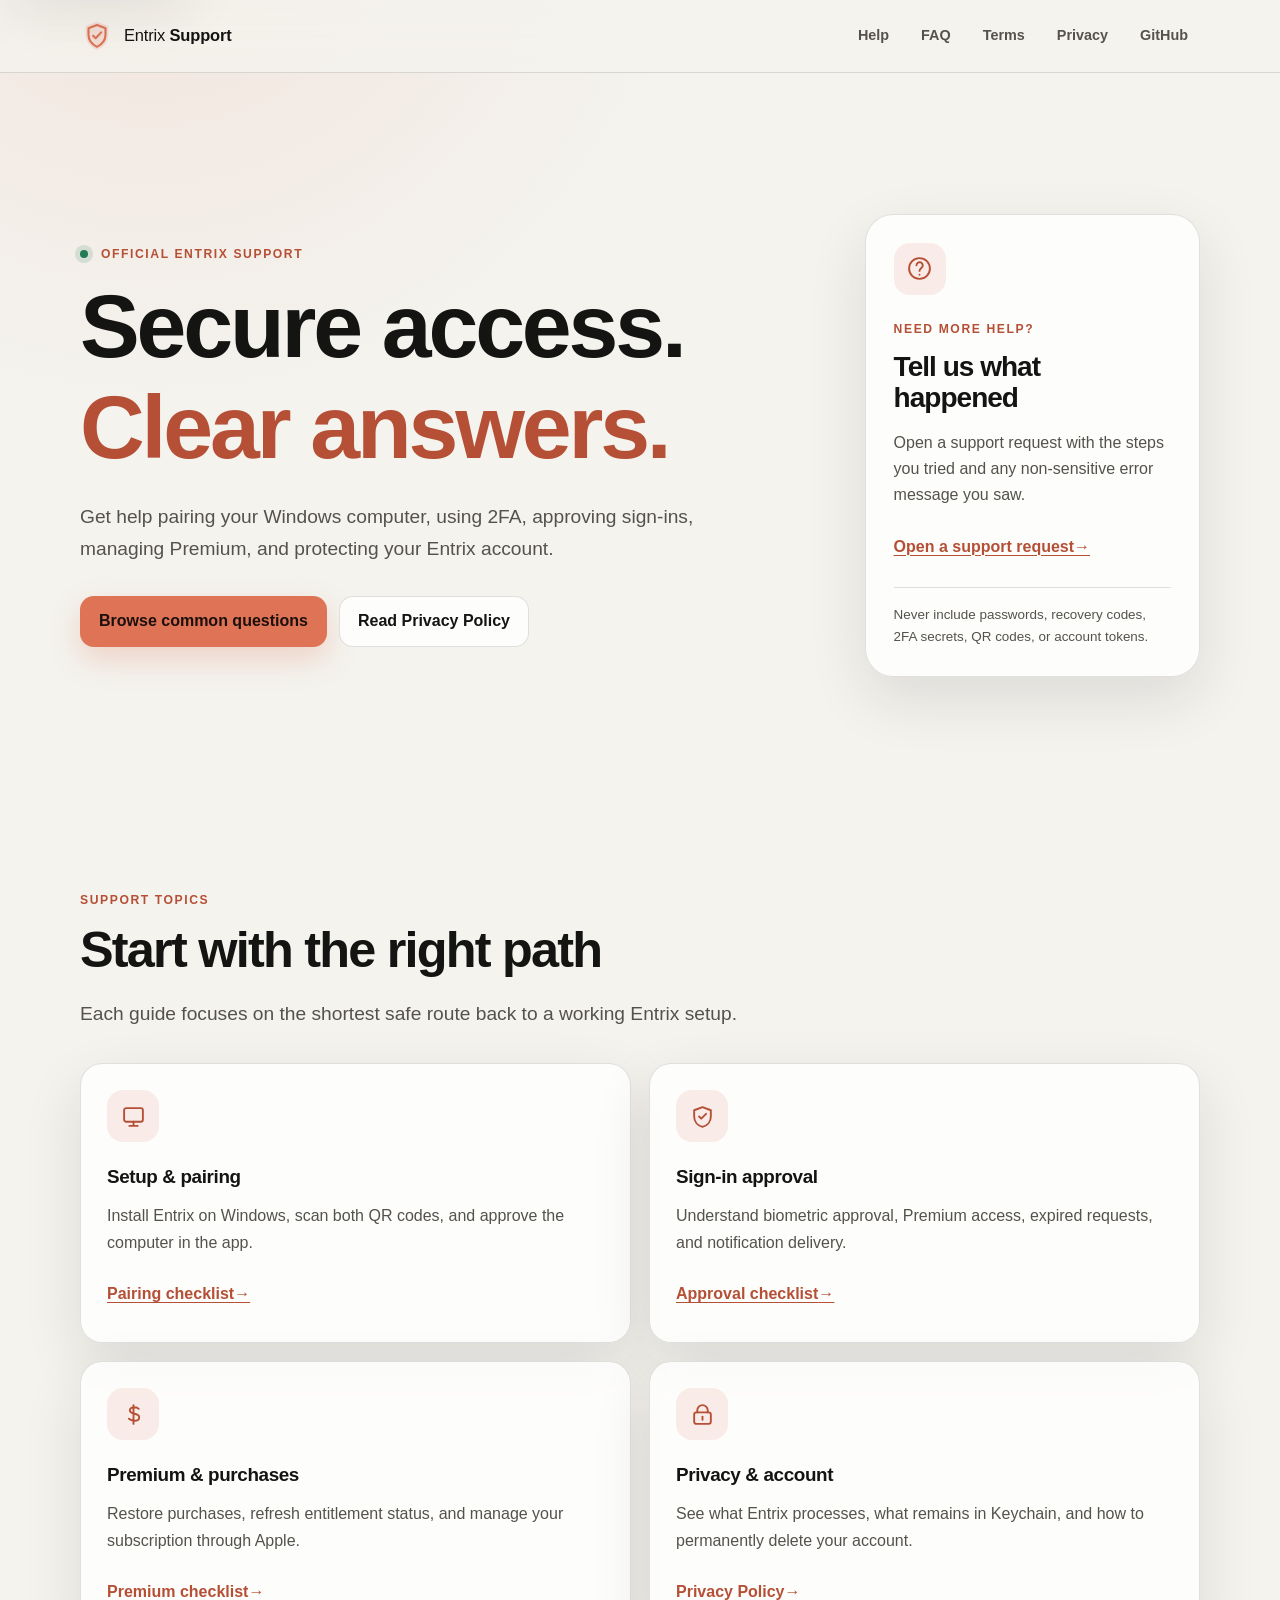
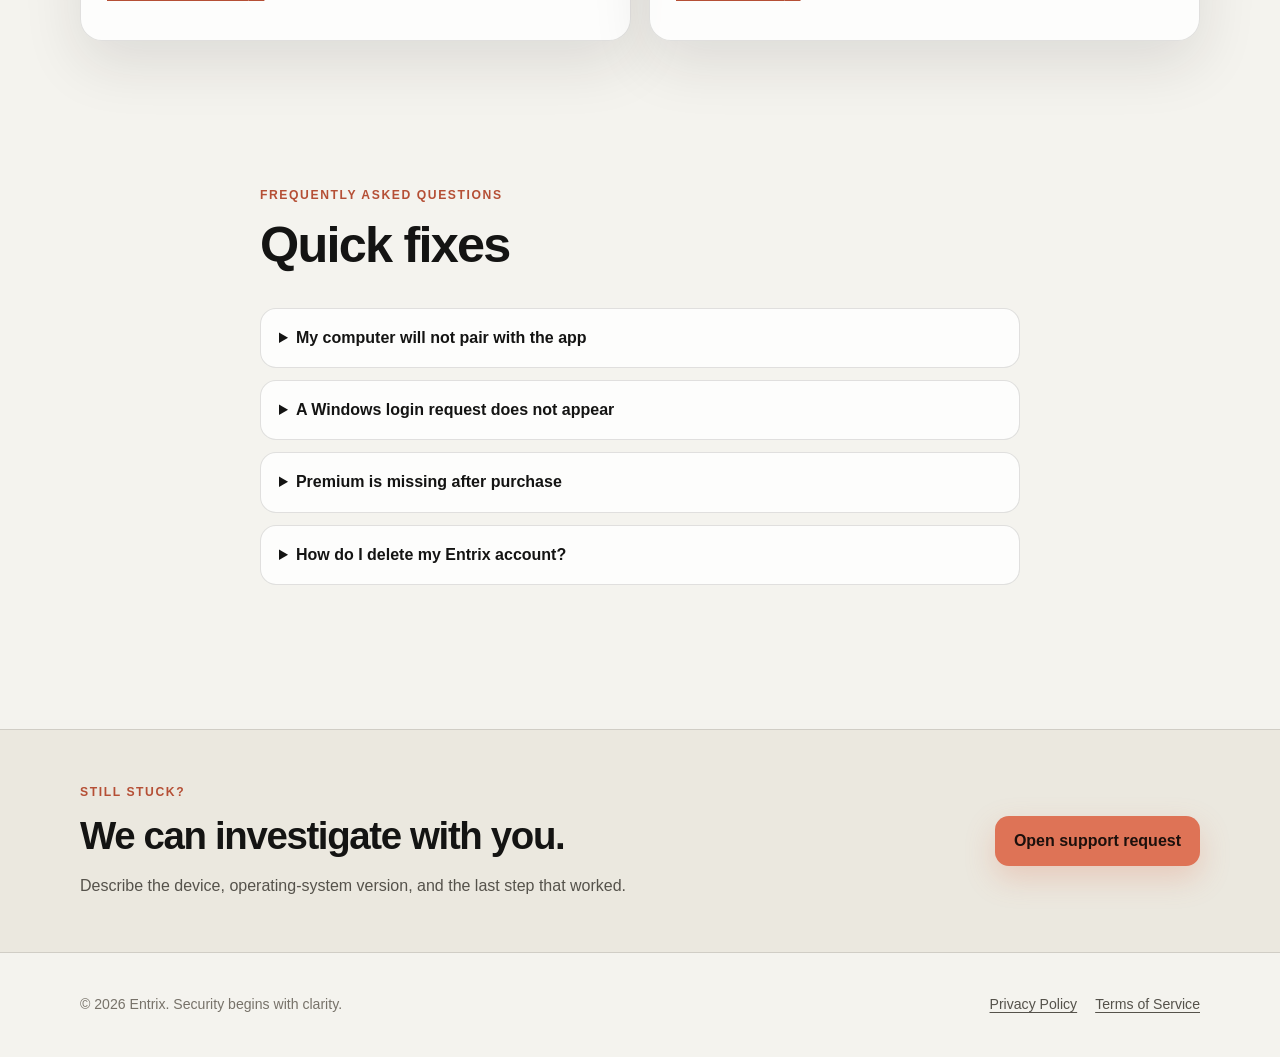
<file: index.html>
<!doctype html>
<html lang="en">
<head>
  <meta charset="utf-8">
  <meta name="viewport" content="width=device-width, initial-scale=1">
  <meta name="description" content="Official support, setup guidance, and privacy information for Entrix.">
  <meta name="theme-color" content="#141413" media="(prefers-color-scheme: dark)">
  <meta name="theme-color" content="#f4f3ee" media="(prefers-color-scheme: light)">
  <title>Entrix Support</title>
  <link rel="stylesheet" href="styles.css">
</head>
<body>
  <a class="skip-link" href="#main-content">Skip to main content</a>

  <header class="site-header">
    <div class="container header-inner">
      <a class="brand" href="./" aria-label="Entrix Support home">
        <svg class="brand-mark" viewBox="0 0 48 48" role="img" aria-label="Entrix shield">
          <path d="M24 4 40 10v12c0 10.2-6.7 18.1-16 22-9.3-3.9-16-11.8-16-22V10L24 4Z" fill="currentColor" opacity=".16"/>
          <path d="M24 8.5 36 13v9c0 7.6-4.6 13.8-12 17.4C16.6 35.8 12 29.6 12 22v-9l12-4.5Z" fill="none" stroke="currentColor" stroke-width="3" stroke-linejoin="round"/>
          <path d="m18.5 23.5 3.6 3.6 7.8-8.2" fill="none" stroke="currentColor" stroke-width="3" stroke-linecap="round" stroke-linejoin="round"/>
        </svg>
        <span>Entrix <strong>Support</strong></span>
      </a>
      <nav aria-label="Primary navigation">
        <a href="#help">Help</a>
        <a href="#faq">FAQ</a>
        <a href="terms.html">Terms</a>
        <a href="privacy.html">Privacy</a>
        <a href="https://github.com/Hyper34275/entrix-support" rel="noopener">GitHub</a>
      </nav>
    </div>
  </header>

  <main id="main-content">
    <section class="hero container" aria-labelledby="hero-title">
      <div class="hero-copy">
        <p class="eyebrow"><span class="status-dot" aria-hidden="true"></span> Official Entrix support</p>
        <h1 id="hero-title">Secure access.<br><span>Clear answers.</span></h1>
        <p class="hero-lead">Get help pairing your Windows computer, using 2FA, approving sign-ins, managing Premium, and protecting your Entrix account.</p>
        <div class="button-row">
          <a class="button button-primary" href="#faq">Browse common questions</a>
          <a class="button button-secondary" href="privacy.html">Read Privacy Policy</a>
        </div>
      </div>

      <aside class="support-panel" aria-labelledby="support-panel-title">
        <div class="panel-icon" aria-hidden="true">
          <svg viewBox="0 0 24 24"><path d="M12 22a10 10 0 1 0 0-20 10 10 0 0 0 0 20Z"/><path d="M9.1 9a3 3 0 1 1 5.1 2.1c-1.2 1.1-2.2 1.5-2.2 3.2"/><path d="M12 18h.01"/></svg>
        </div>
        <p class="eyebrow">Need more help?</p>
        <h2 id="support-panel-title">Tell us what happened</h2>
        <p>Open a support request with the steps you tried and any non-sensitive error message you saw.</p>
        <a class="text-link" href="https://github.com/Hyper34275/entrix-support/issues/new" rel="noopener">Open a support request <span aria-hidden="true">&rarr;</span></a>
        <p class="privacy-note">Never include passwords, recovery codes, 2FA secrets, QR codes, or account tokens.</p>
      </aside>
    </section>

    <section class="section container" id="help" aria-labelledby="help-title">
      <div class="section-heading">
        <p class="eyebrow">Support topics</p>
        <h2 id="help-title">Start with the right path</h2>
        <p>Each guide focuses on the shortest safe route back to a working Entrix setup.</p>
      </div>

      <div class="topic-grid">
        <article class="topic-card">
          <div class="topic-icon" aria-hidden="true">
            <svg viewBox="0 0 24 24"><rect x="3" y="4" width="18" height="13" rx="2"/><path d="M8 21h8M12 17v4"/></svg>
          </div>
          <h3>Setup &amp; pairing</h3>
          <p>Install Entrix on Windows, scan both QR codes, and approve the computer in the app.</p>
          <a href="#pairing">Pairing checklist <span aria-hidden="true">&rarr;</span></a>
        </article>

        <article class="topic-card">
          <div class="topic-icon" aria-hidden="true">
            <svg viewBox="0 0 24 24"><path d="M12 3 20 6v6c0 5-3.3 8.8-8 10-4.7-1.2-8-5-8-10V6l8-3Z"/><path d="m8.7 12 2.1 2.1 4.6-4.7"/></svg>
          </div>
          <h3>Sign-in approval</h3>
          <p>Understand biometric approval, Premium access, expired requests, and notification delivery.</p>
          <a href="#approval">Approval checklist <span aria-hidden="true">&rarr;</span></a>
        </article>

        <article class="topic-card">
          <div class="topic-icon" aria-hidden="true">
            <svg viewBox="0 0 24 24"><path d="M12 3v18M17 6.5c-.9-1-2.5-1.5-4.2-1.5-2.3 0-4.3 1.1-4.3 3s1.7 2.7 4.5 3.3c2.7.6 4.5 1.4 4.5 3.5S15.4 18 12.8 18c-2.1 0-4-.7-5.3-2"/></svg>
          </div>
          <h3>Premium &amp; purchases</h3>
          <p>Restore purchases, refresh entitlement status, and manage your subscription through Apple.</p>
          <a href="#premium">Premium checklist <span aria-hidden="true">&rarr;</span></a>
        </article>

        <article class="topic-card">
          <div class="topic-icon" aria-hidden="true">
            <svg viewBox="0 0 24 24"><path d="M7 10V8a5 5 0 0 1 10 0v2"/><rect x="4" y="10" width="16" height="11" rx="2"/><path d="M12 14v3"/></svg>
          </div>
          <h3>Privacy &amp; account</h3>
          <p>See what Entrix processes, what remains in Keychain, and how to permanently delete your account.</p>
          <a href="privacy.html">Privacy Policy <span aria-hidden="true">&rarr;</span></a>
        </article>
      </div>
    </section>

    <section class="section section-narrow" id="faq" aria-labelledby="faq-title">
      <div class="section-heading">
        <p class="eyebrow">Frequently asked questions</p>
        <h2 id="faq-title">Quick fixes</h2>
      </div>

      <div class="faq-list">
        <details id="pairing">
          <summary>My computer will not pair with the app</summary>
          <div class="answer">
            <ol>
              <li>Confirm the iPhone or iPad and Windows computer can reach the internet.</li>
              <li>Generate a fresh pairing QR code in Entrix for Windows; pairing codes expire.</li>
              <li>Scan the 2FA QR first, then scan the iPhone/iPad Pair QR when Windows asks for it.</li>
              <li>If the computer belongs to another Apple account, remove it from that account before pairing again.</li>
            </ol>
          </div>
        </details>

        <details id="approval">
          <summary>A Windows login request does not appear</summary>
          <div class="answer">
            <ol>
              <li>Open Entrix and confirm Premium is active under Settings.</li>
              <li>Allow notifications for Entrix in iOS or iPadOS Settings.</li>
              <li>Confirm the computer is online and still paired to the same Apple account.</li>
              <li>Retry from Windows; approval requests are intentionally short-lived.</li>
            </ol>
          </div>
        </details>

        <details id="premium">
          <summary>Premium is missing after purchase</summary>
          <div class="answer">
            <p>Sign in with the same Apple Account used for the purchase, open the Premium screen, and select <strong>Restore Purchases</strong>. Also verify that the device is online and the subscription is active in Apple subscription settings.</p>
          </div>
        </details>

        <details>
          <summary>How do I delete my Entrix account?</summary>
          <div class="answer">
            <p>Open <strong>Entrix &rarr; Settings &rarr; Account &rarr; Delete Entrix Account</strong>. The app asks you to verify with Apple before cloud data and local Entrix secrets are removed. Deleting the app alone does not cancel an Apple subscription.</p>
          </div>
        </details>
      </div>
    </section>

    <section class="contact-band" aria-labelledby="contact-title">
      <div class="container contact-inner">
        <div>
          <p class="eyebrow">Still stuck?</p>
          <h2 id="contact-title">We can investigate with you.</h2>
          <p>Describe the device, operating-system version, and the last step that worked.</p>
        </div>
        <a class="button button-primary" href="https://github.com/Hyper34275/entrix-support/issues/new" rel="noopener">Open support request</a>
      </div>
    </section>
  </main>

  <footer class="site-footer">
    <div class="container footer-inner">
      <p>&copy; 2026 Entrix. Security begins with clarity.</p>
      <div>
        <a href="privacy.html">Privacy Policy</a>
        <a href="terms.html">Terms of Service</a>
      </div>
    </div>
  </footer>
</body>
</html>
</file>
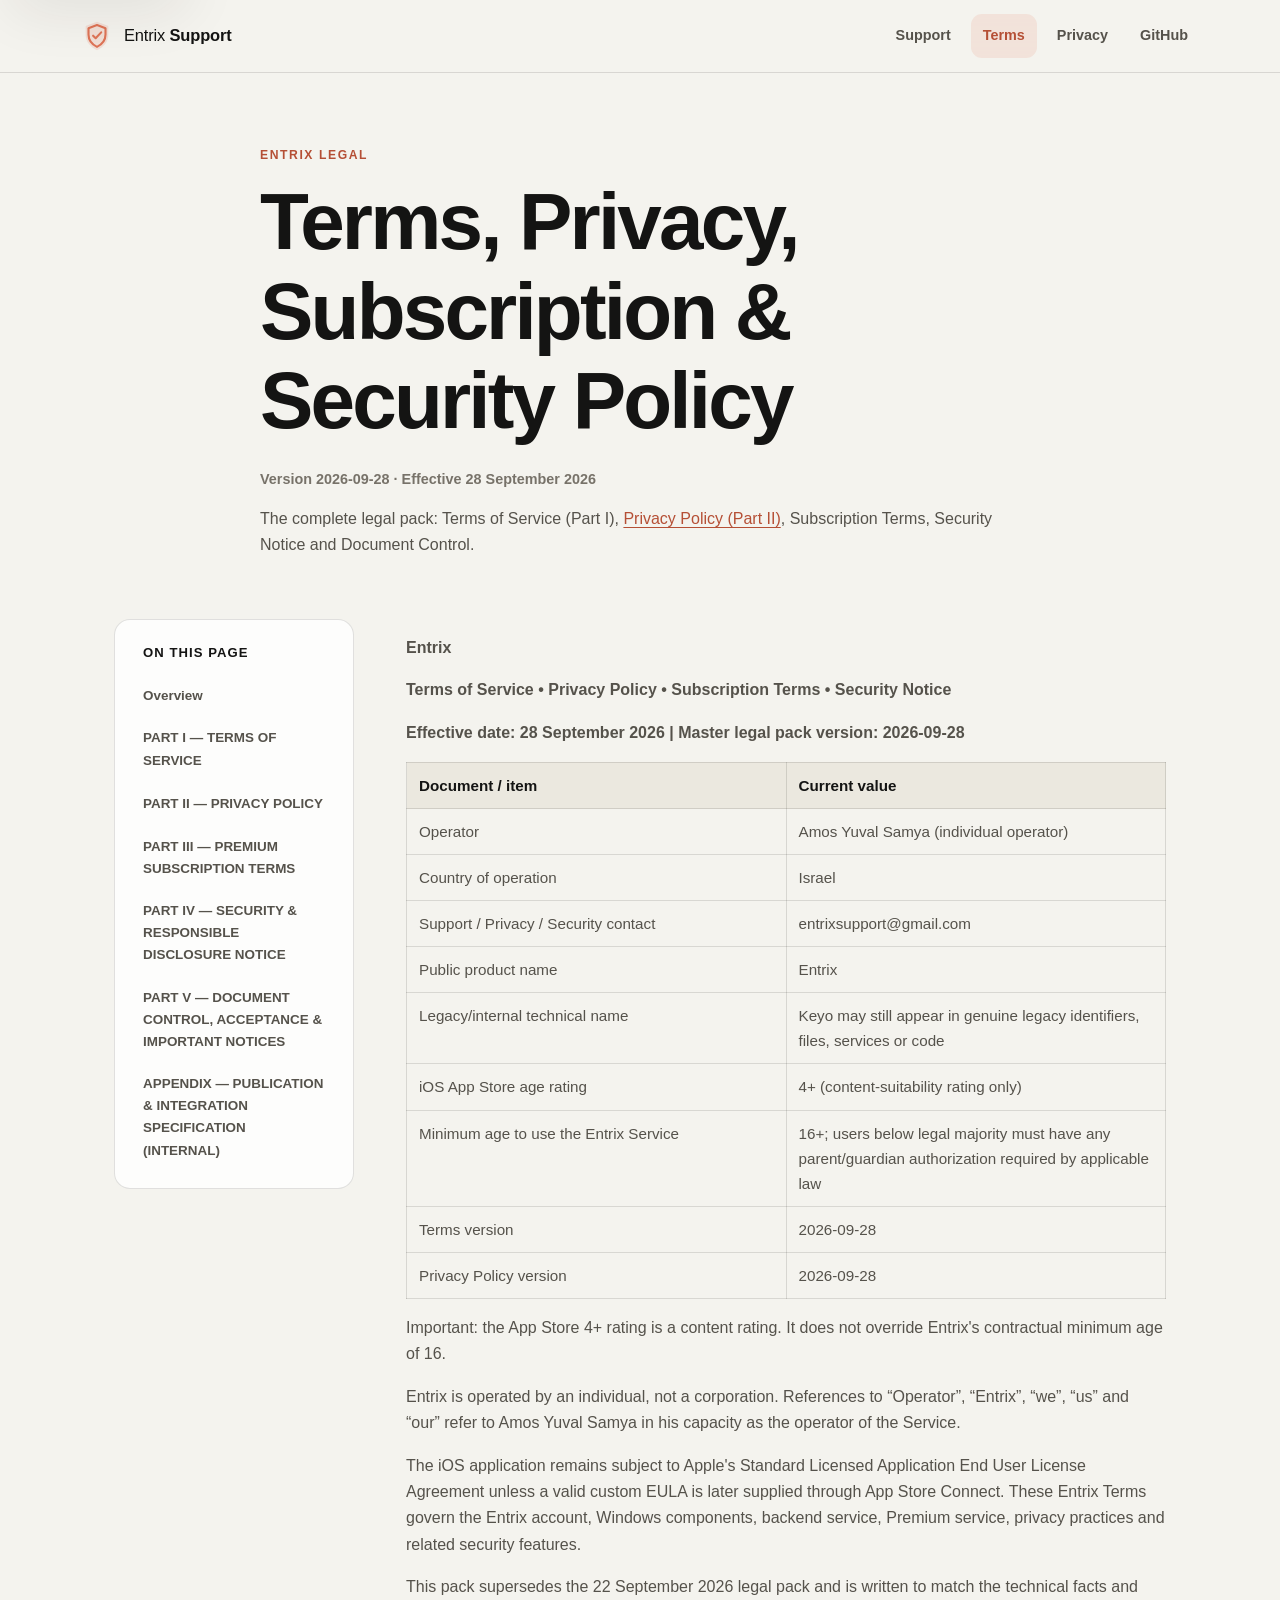
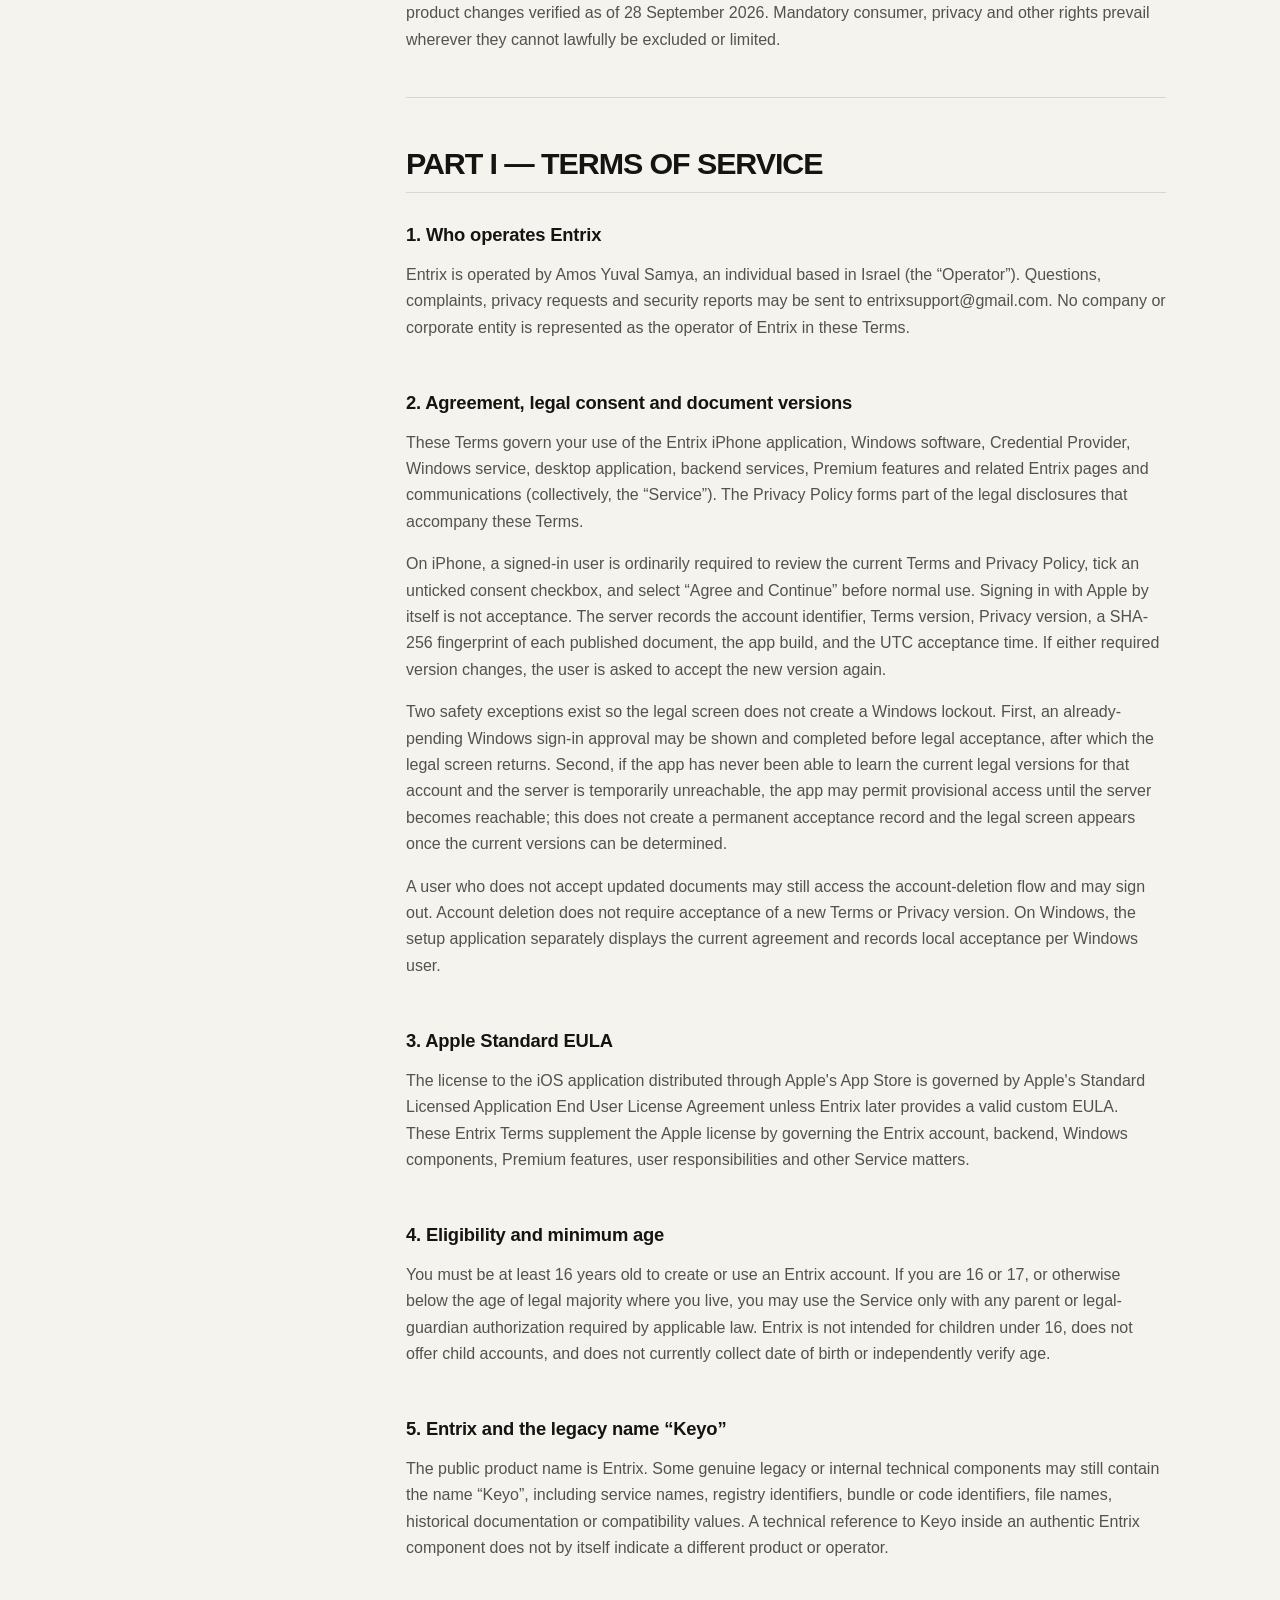
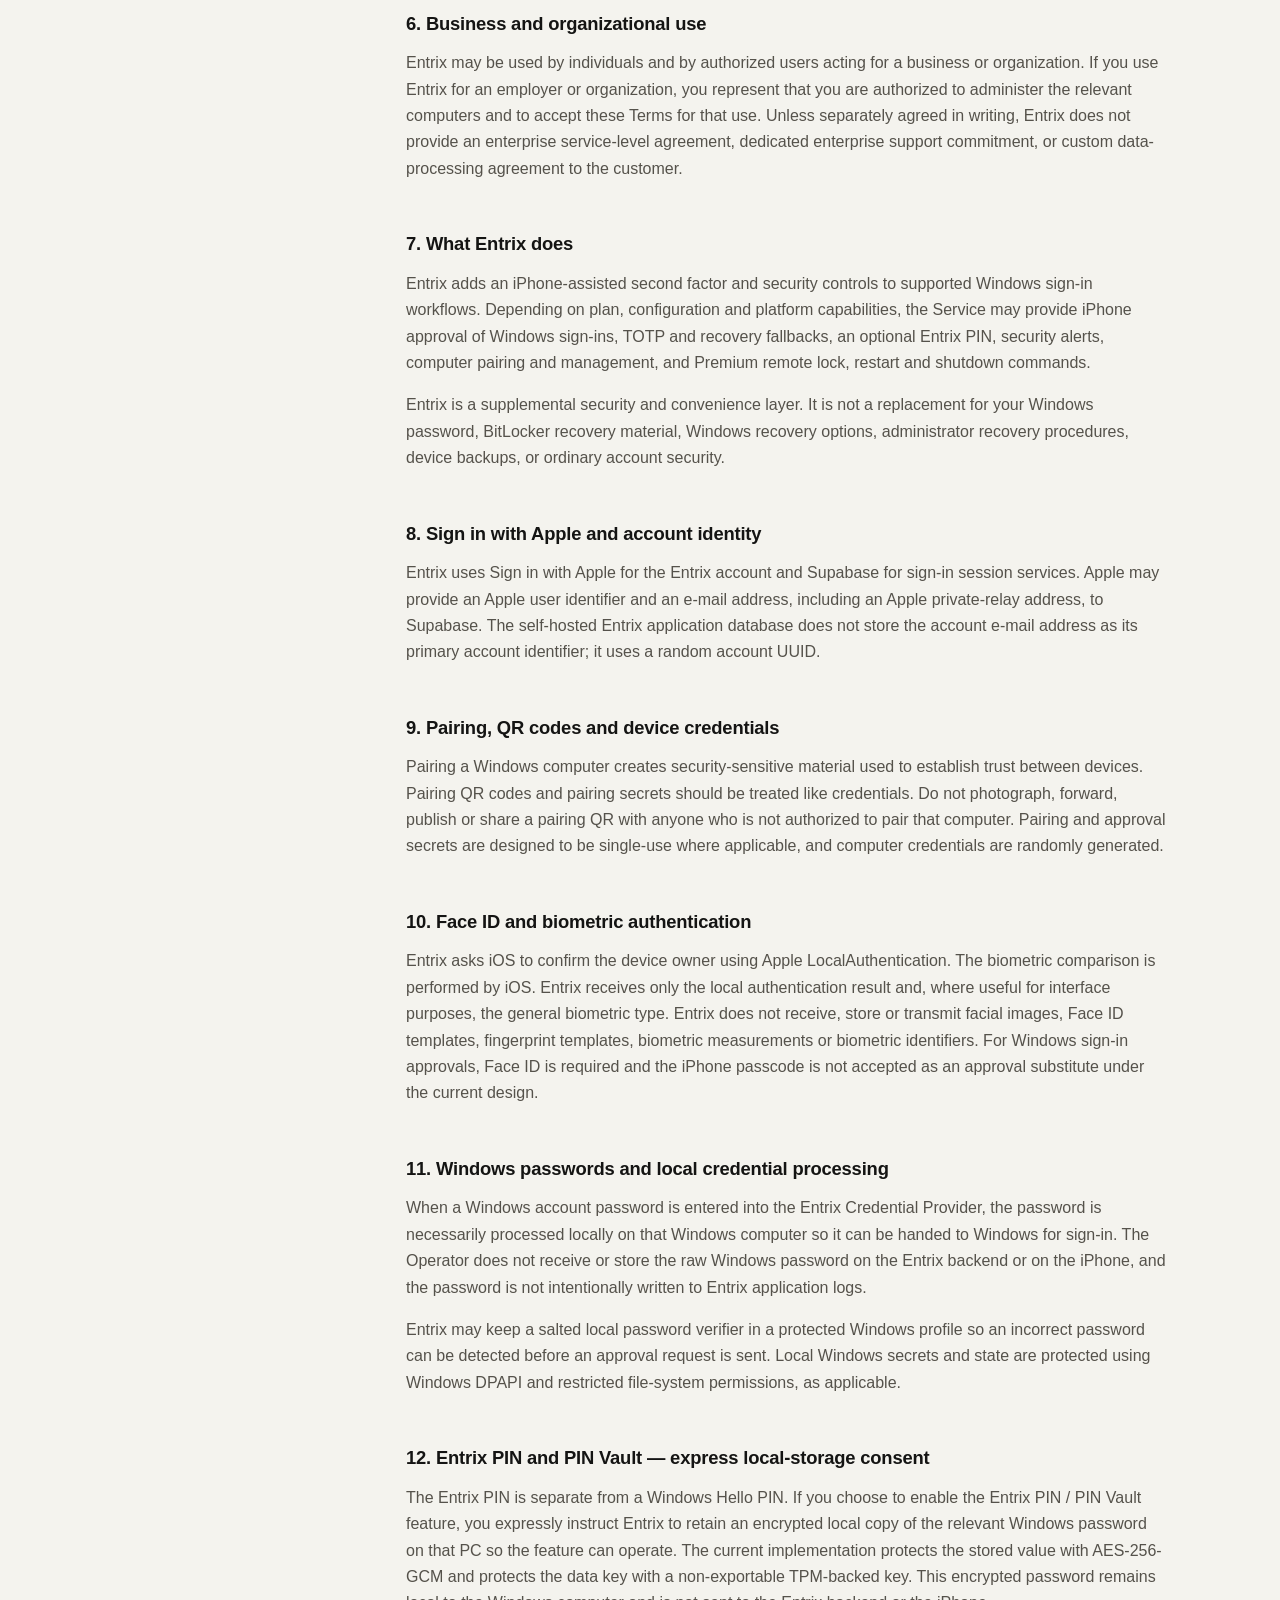
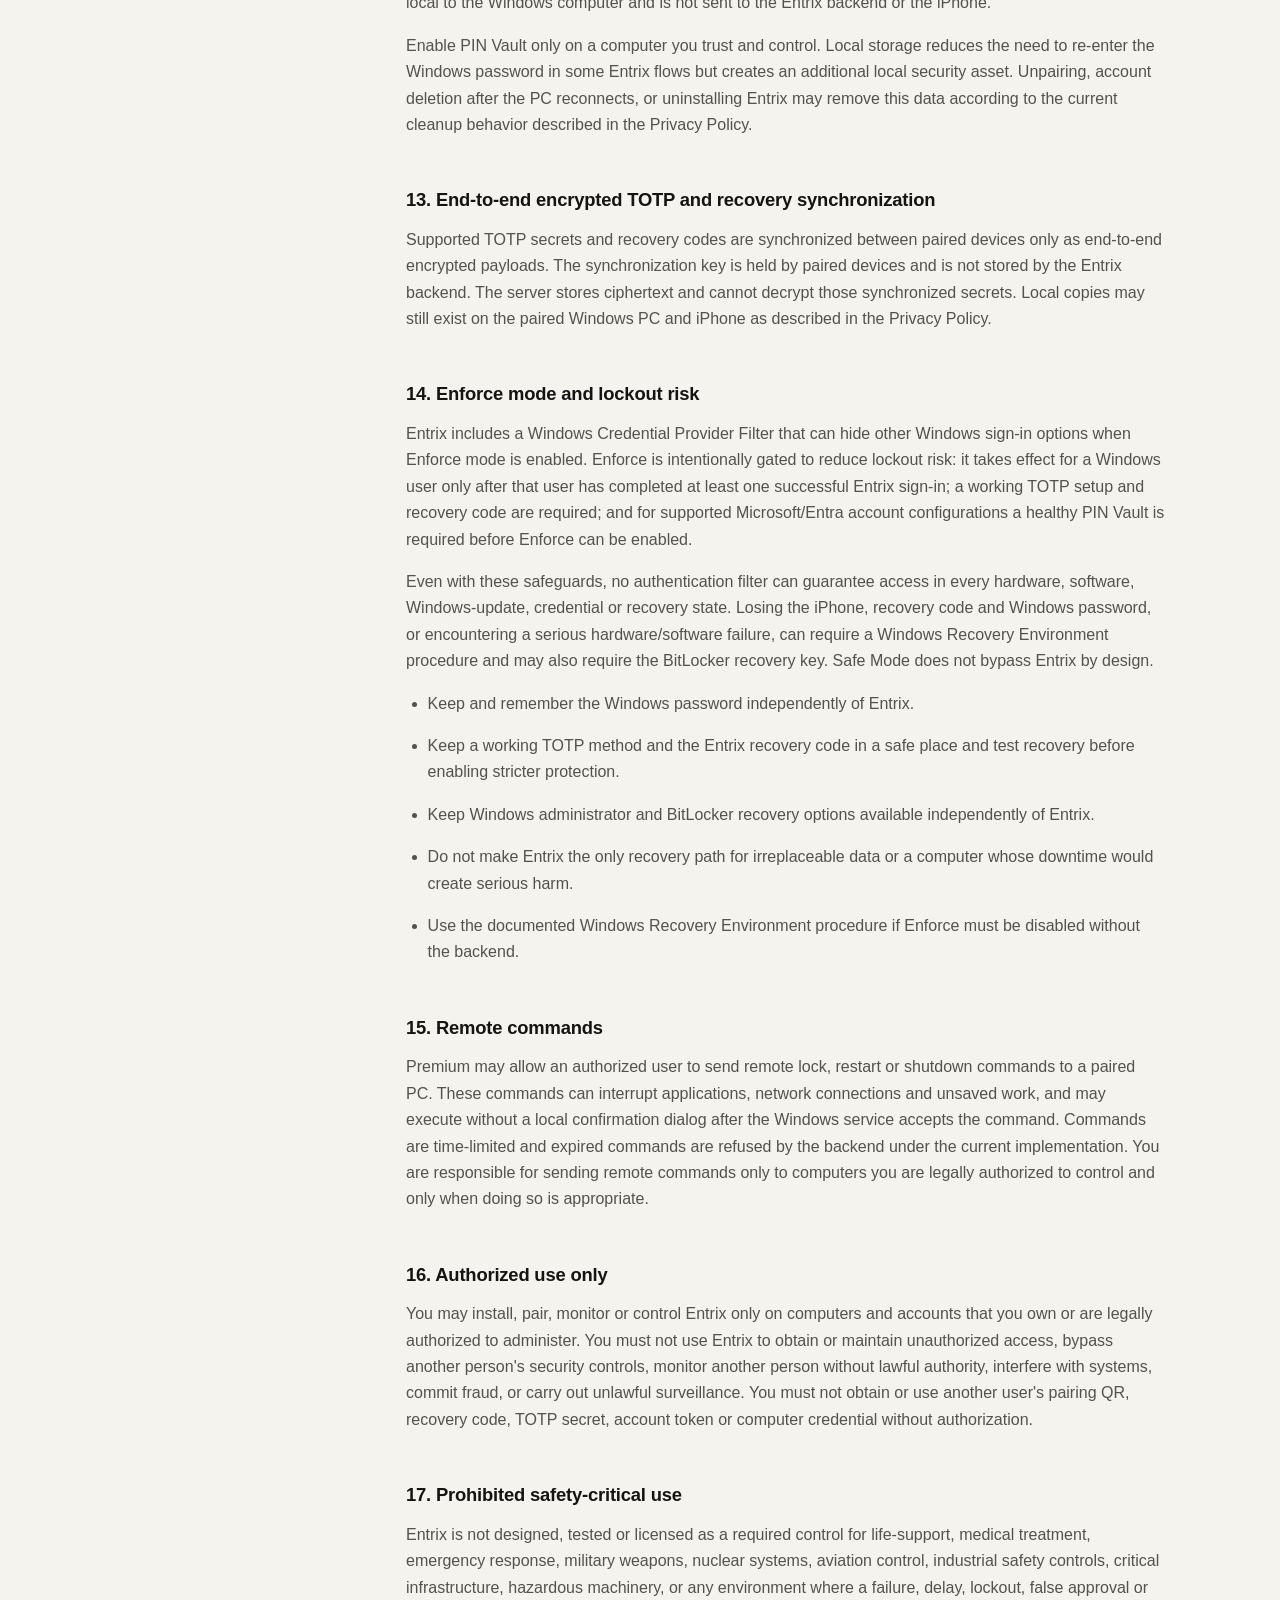
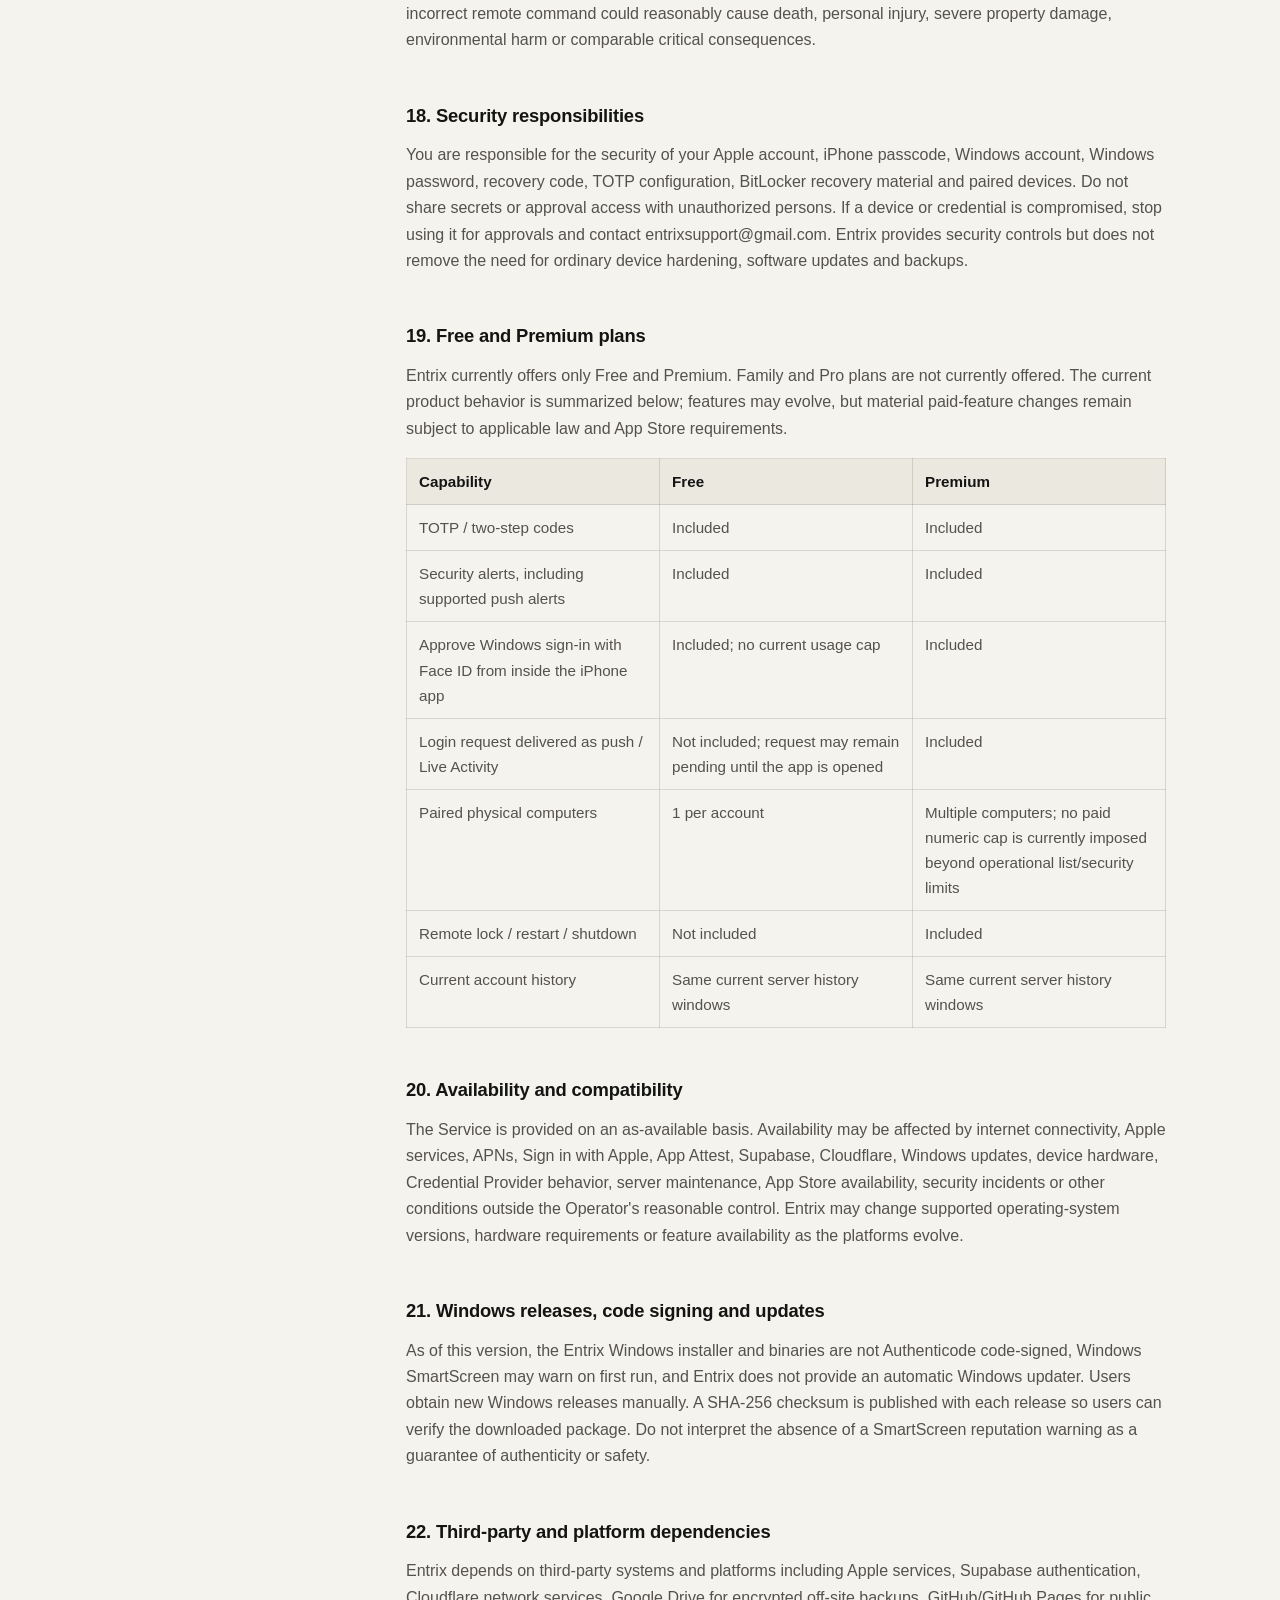
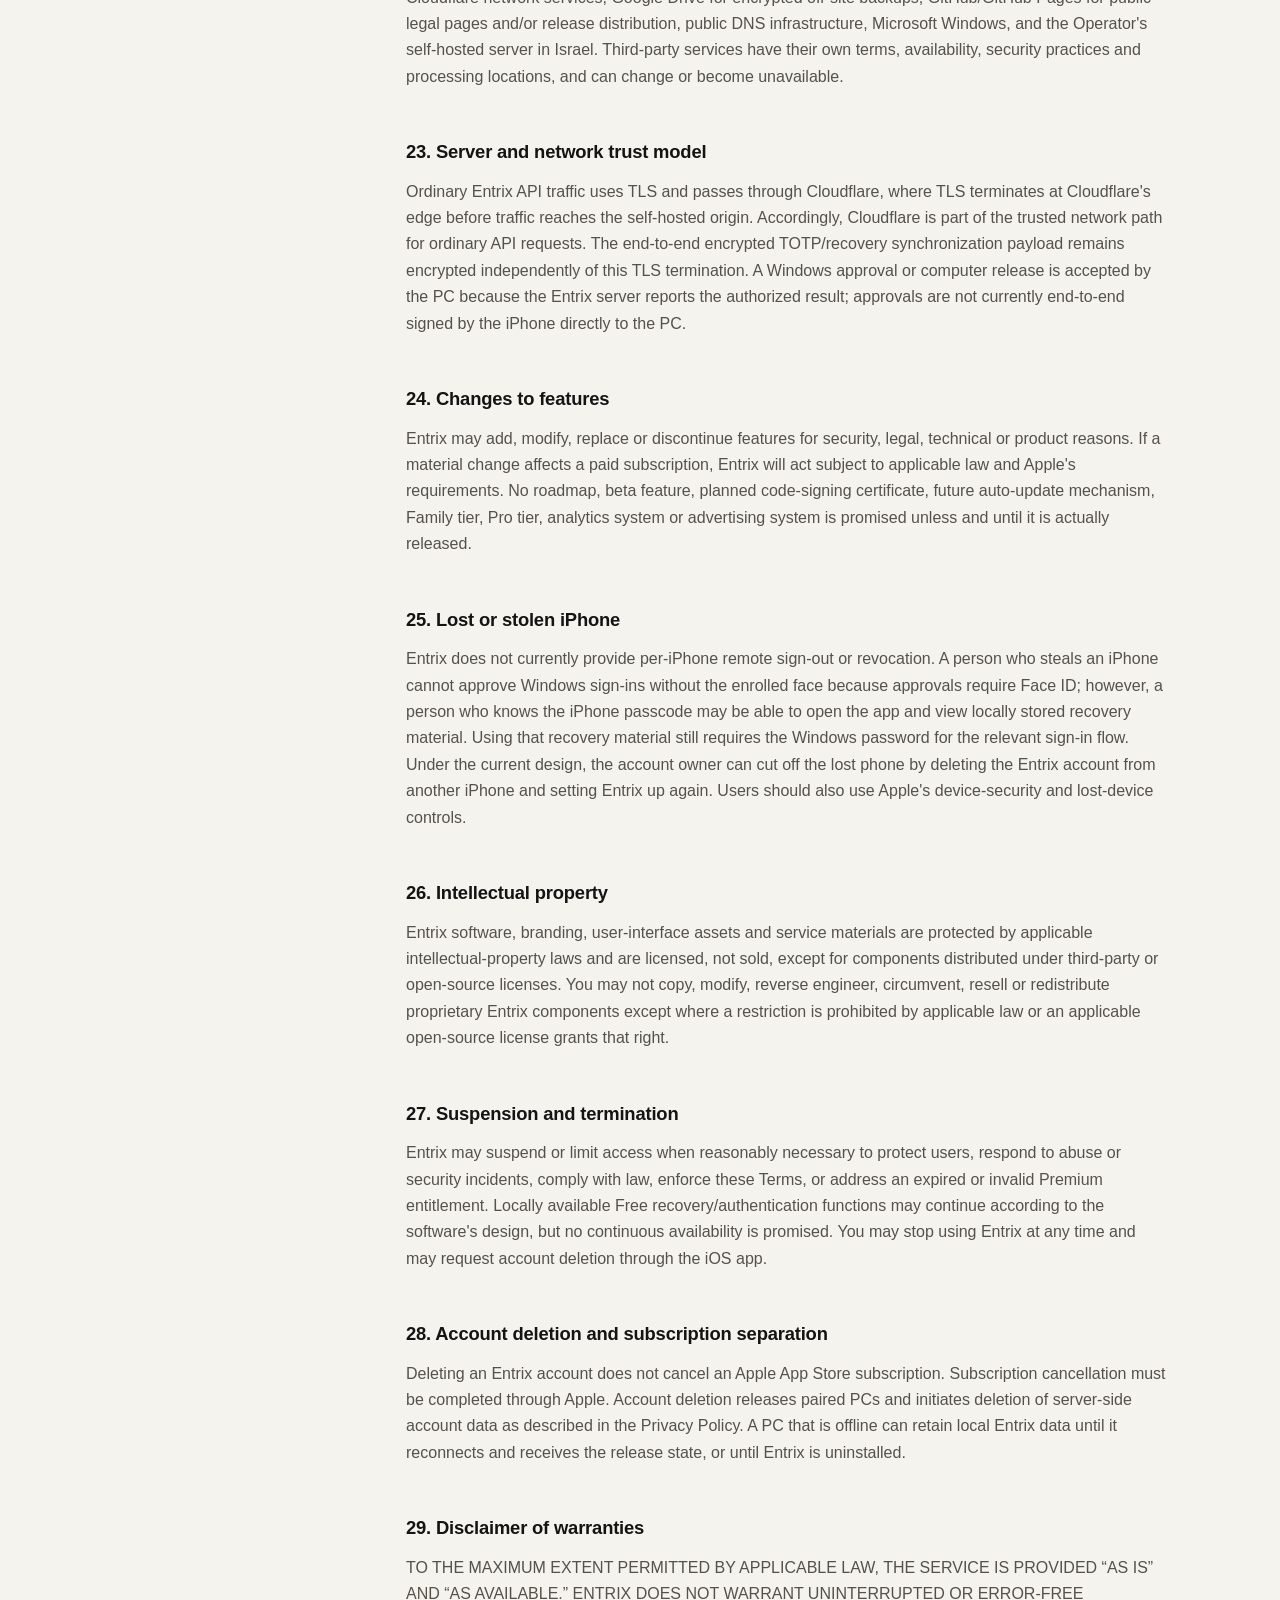
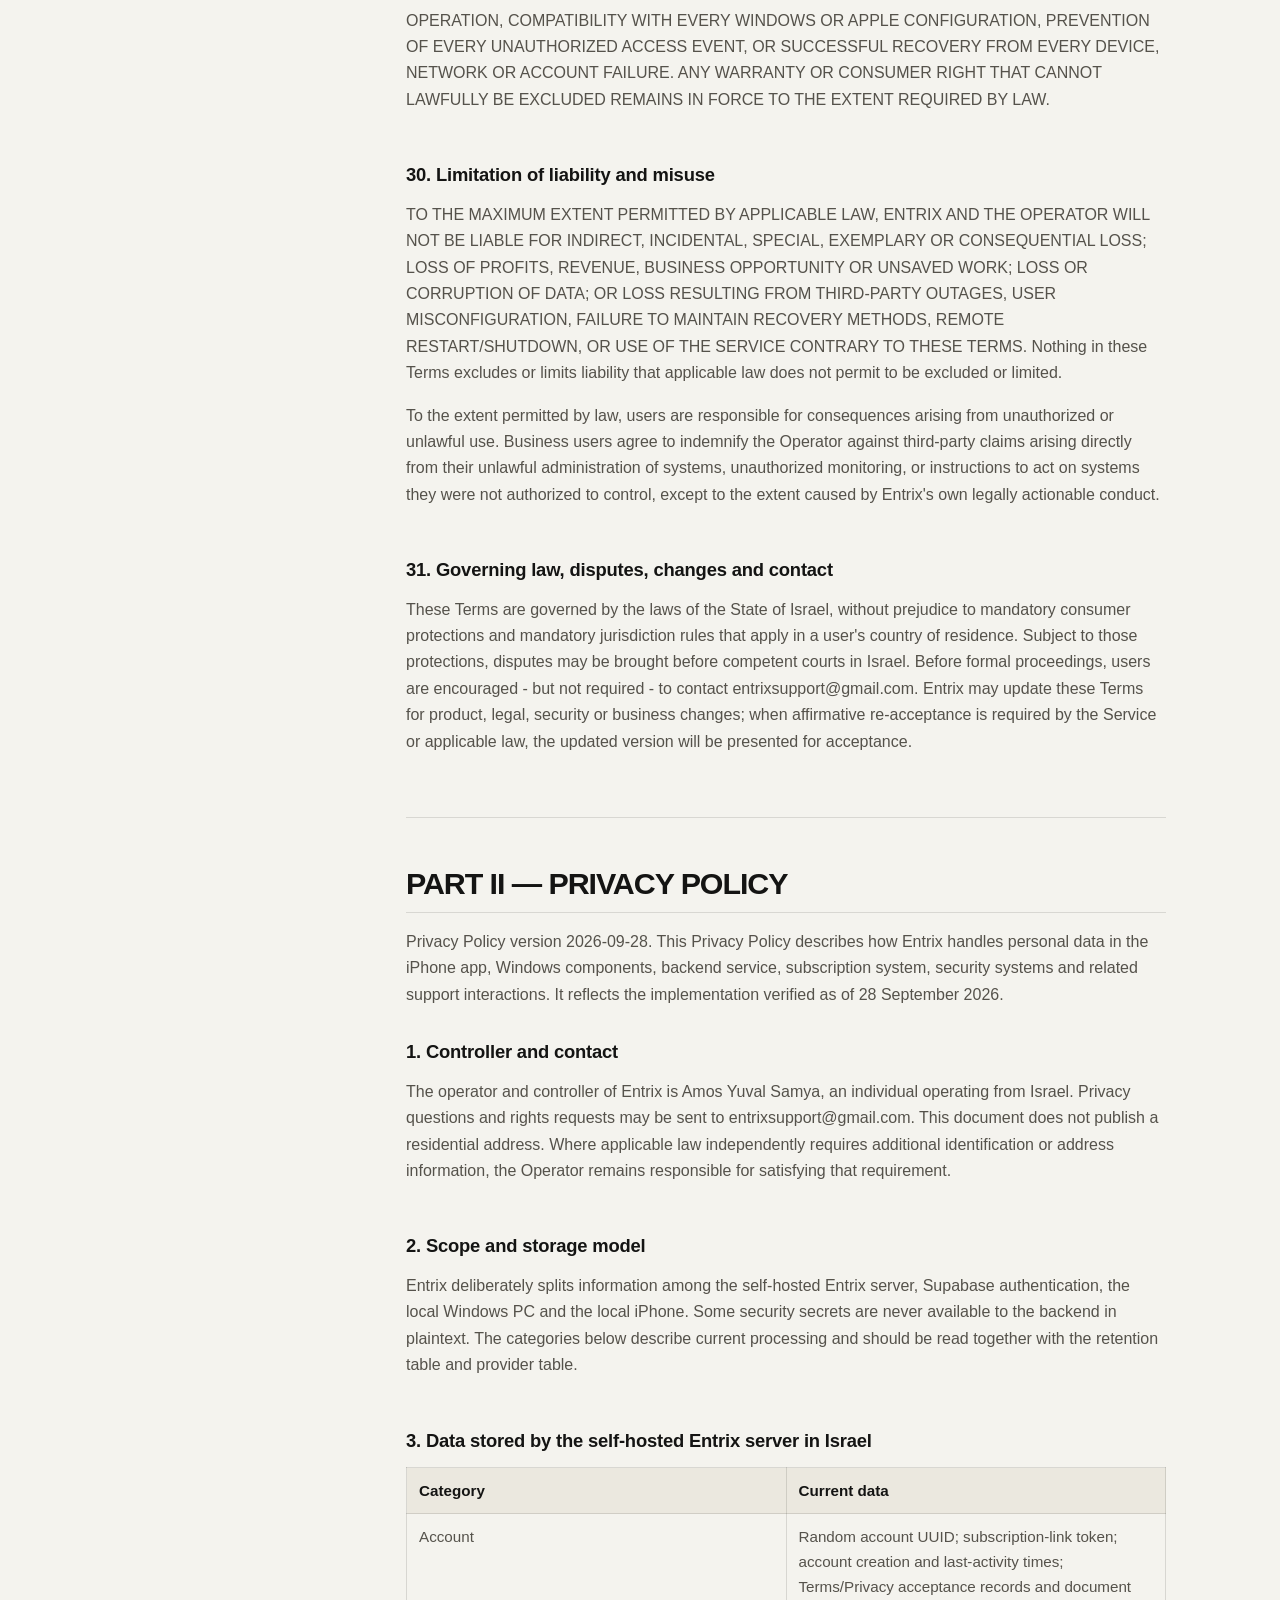
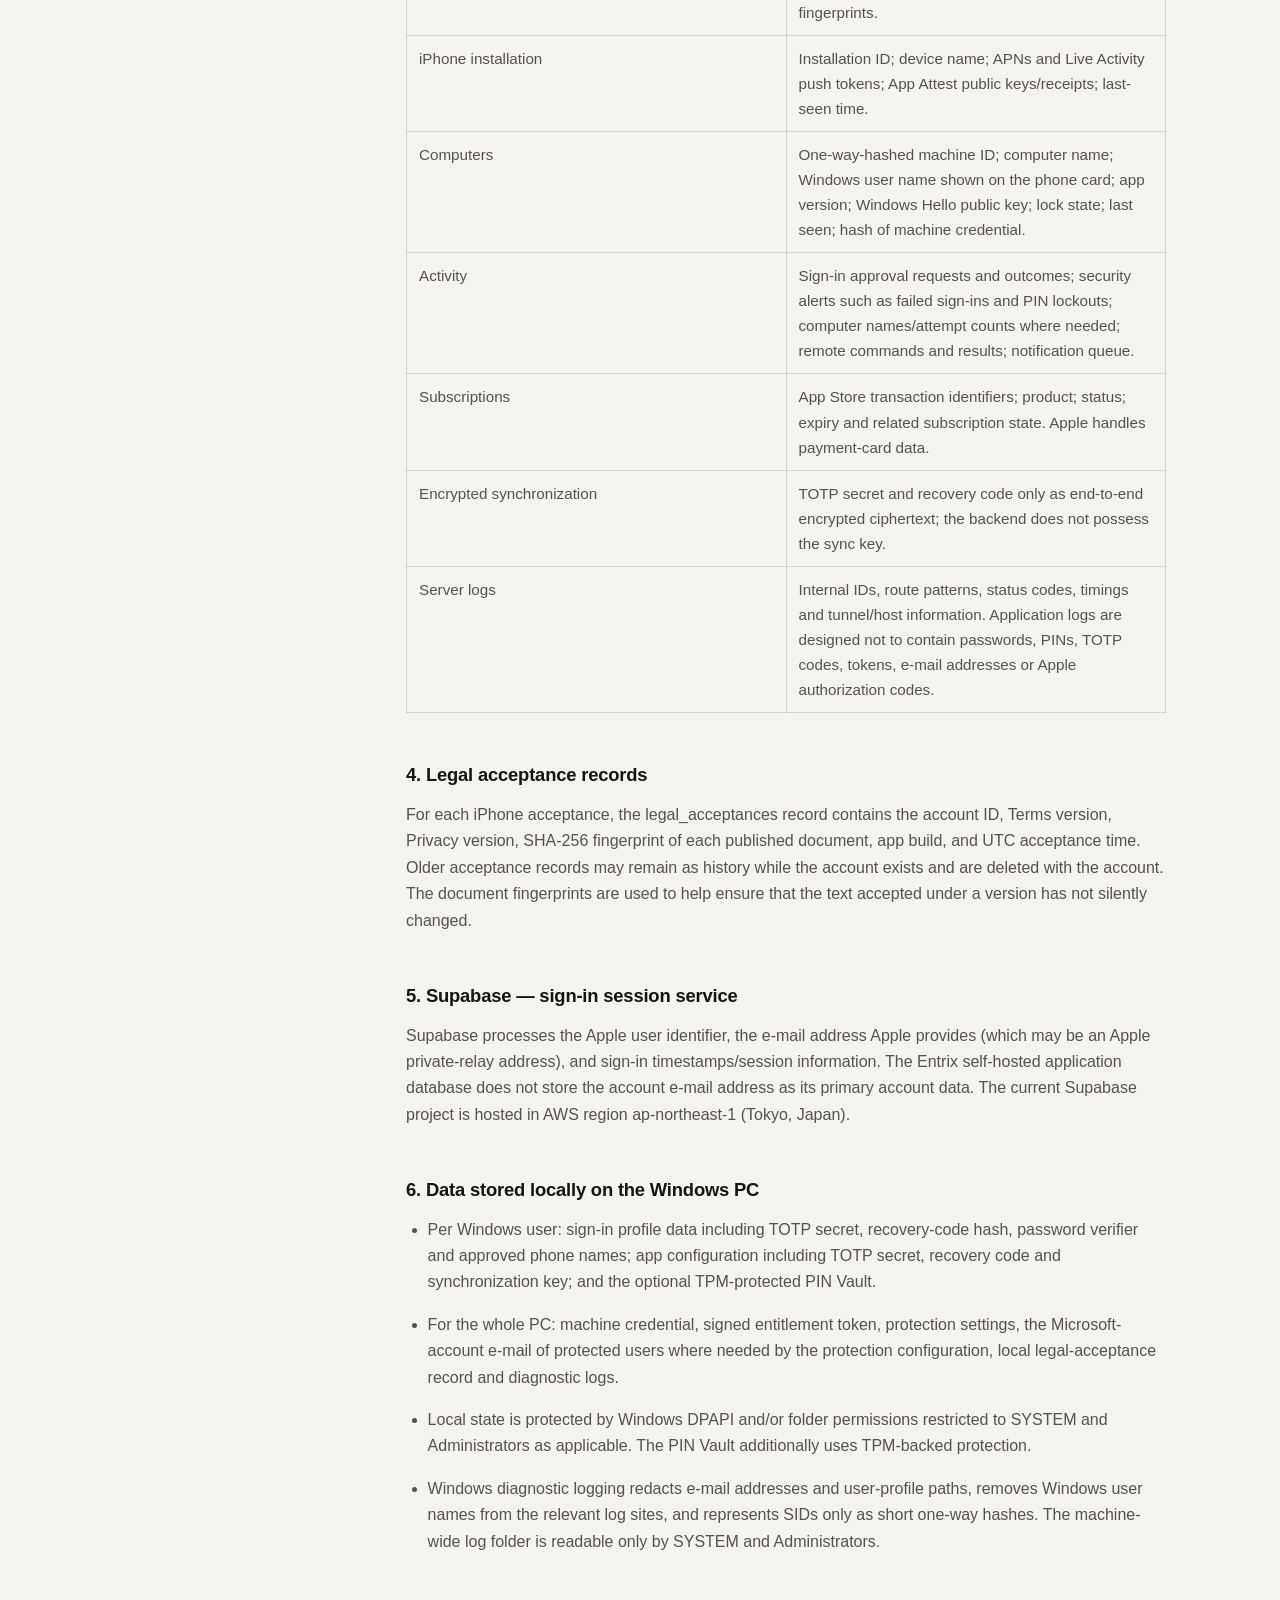
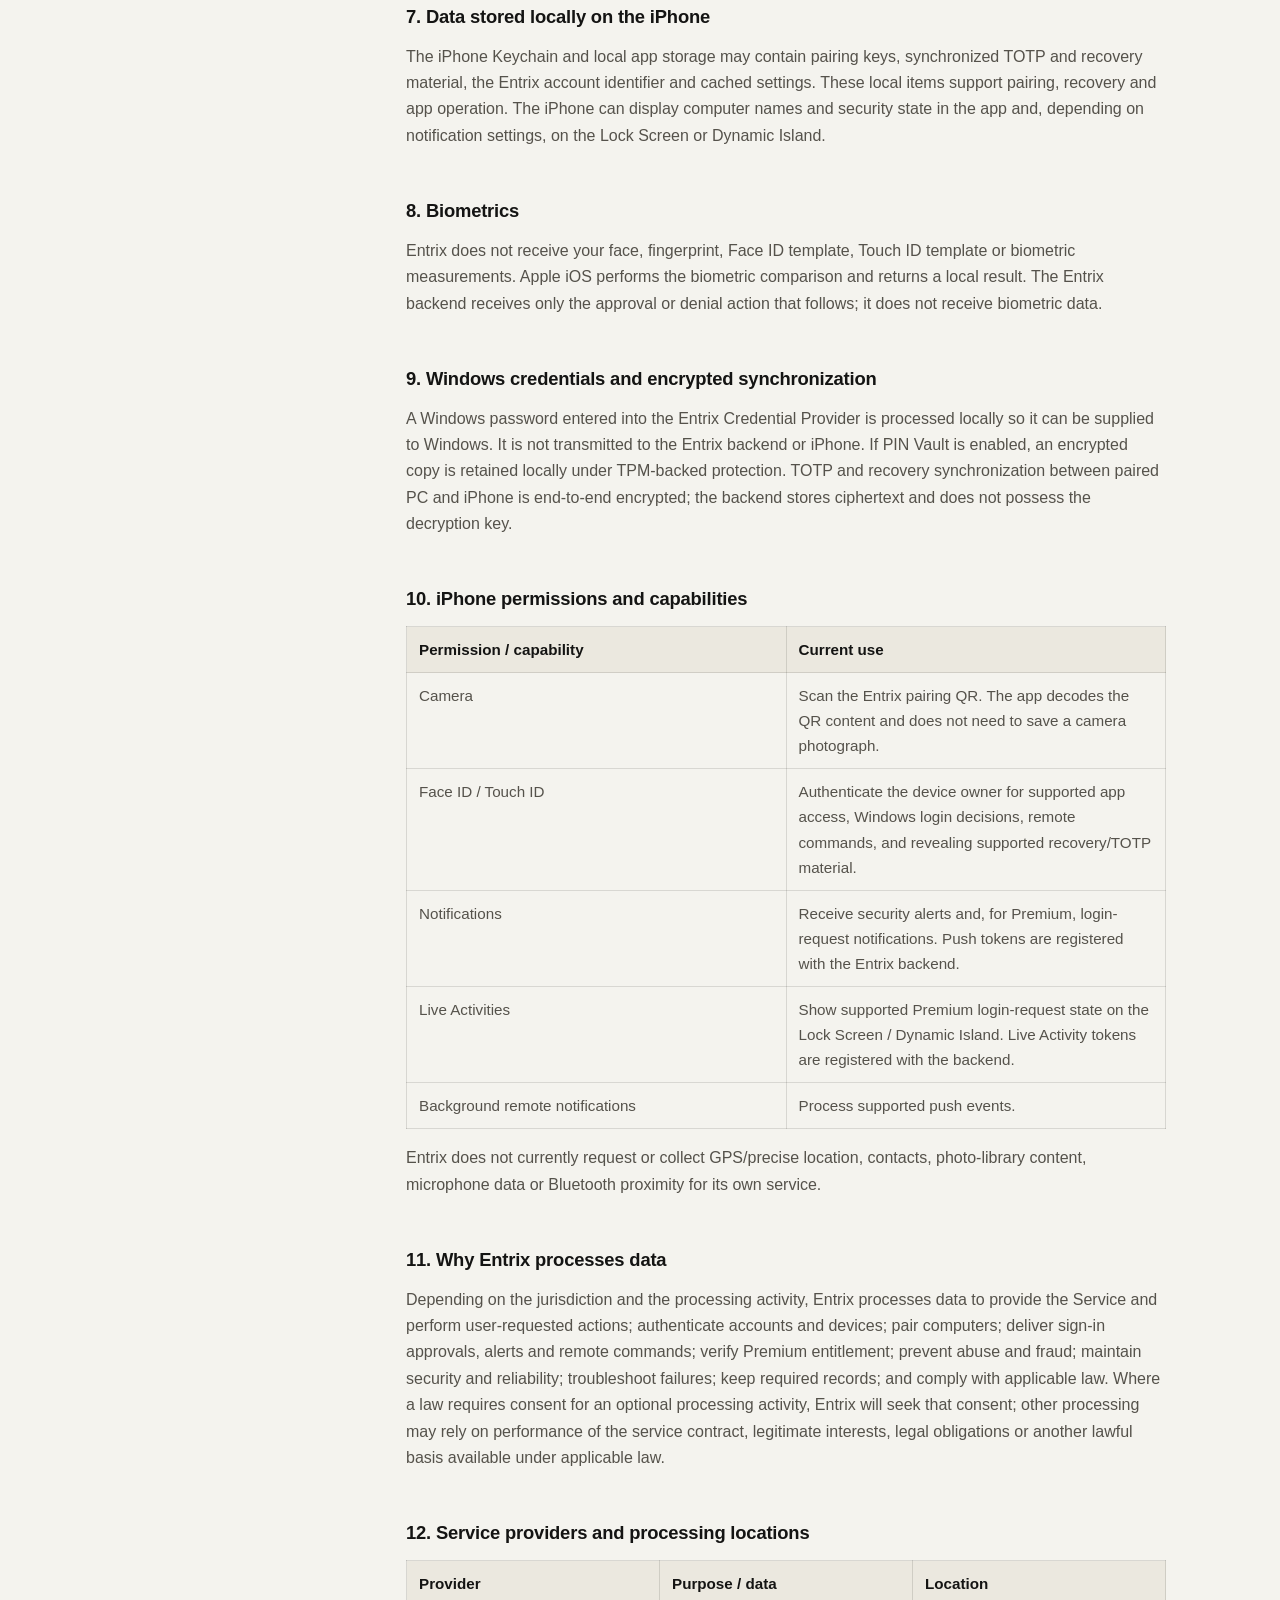
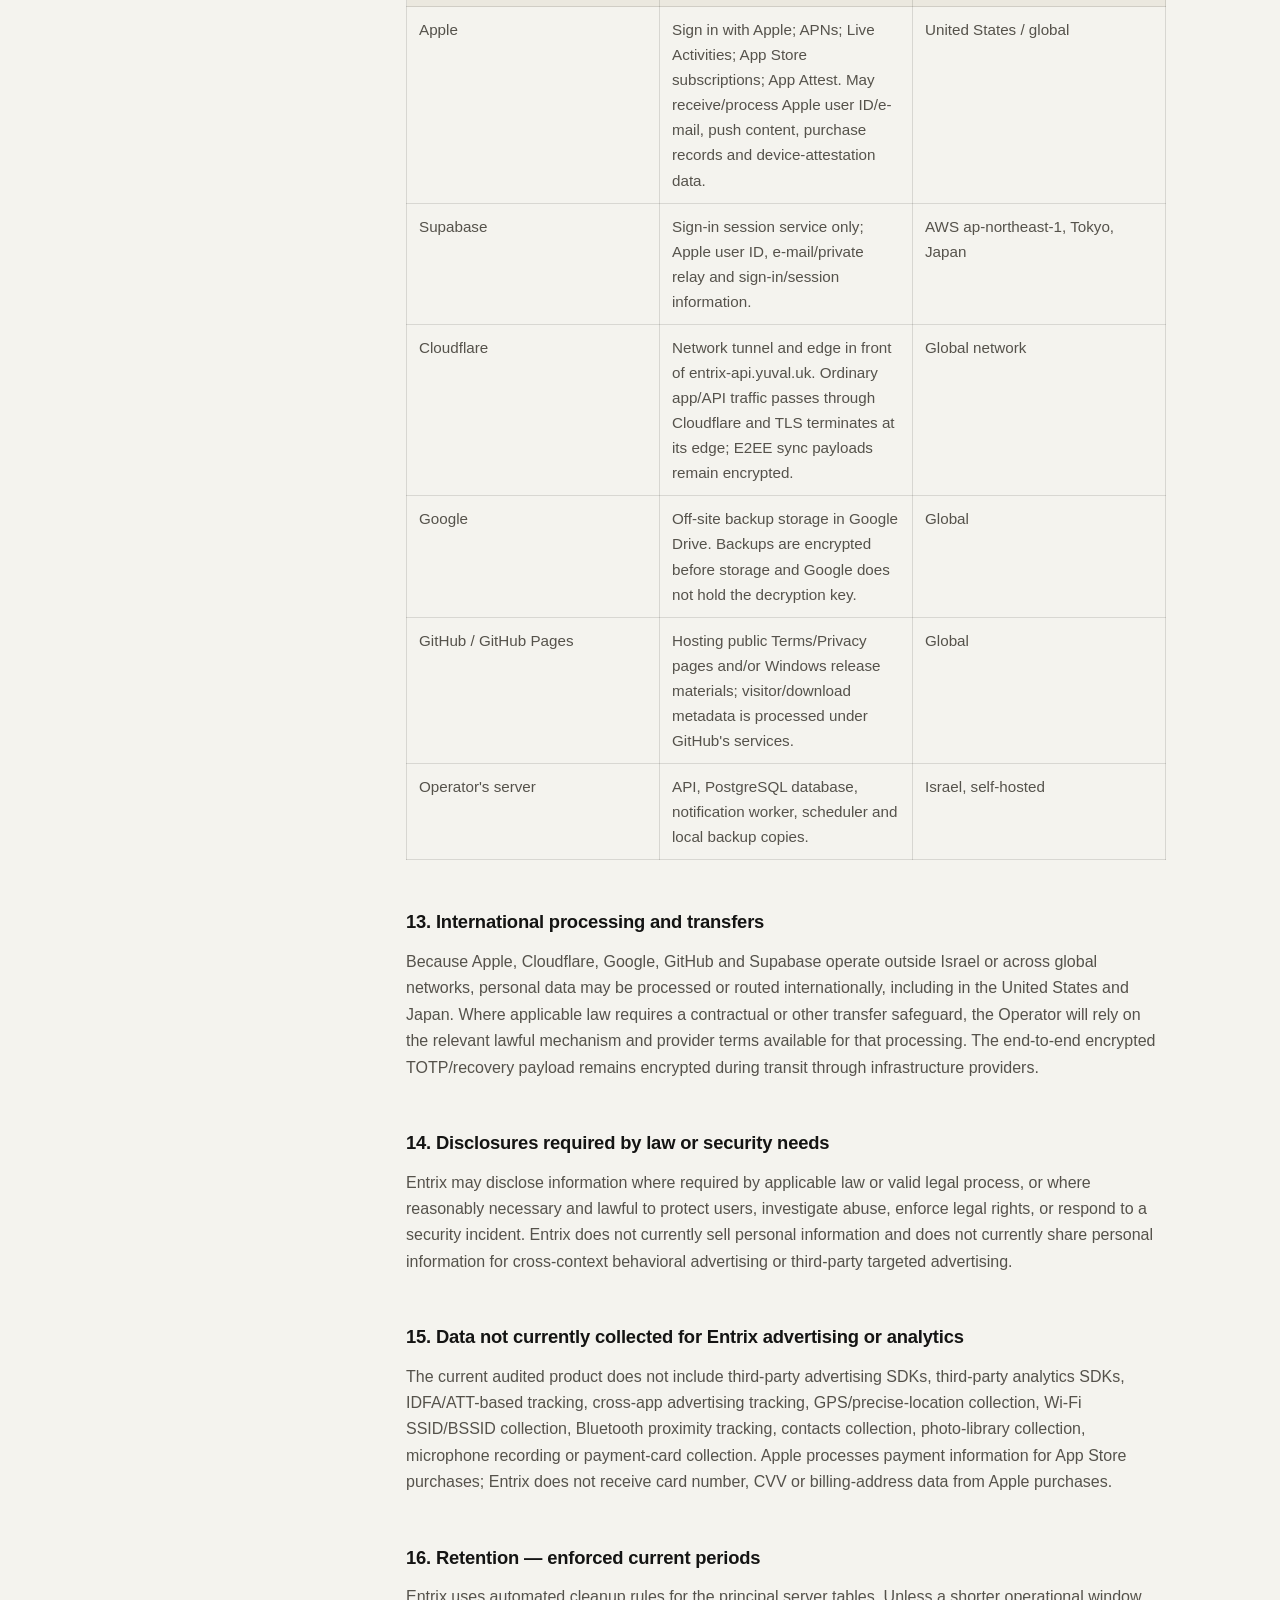
<file: legal-2026-09-28.html>
<!doctype html>
<html lang="en">
<head>
  <meta charset="utf-8">
  <meta name="viewport" content="width=device-width, initial-scale=1">
  <meta name="description" content="Entrix Terms of Service, Privacy Policy, Subscription Terms and Security Notice, version 2026-09-28: the complete legal pack.">
  <meta name="theme-color" content="#141413" media="(prefers-color-scheme: dark)">
  <meta name="theme-color" content="#f4f3ee" media="(prefers-color-scheme: light)">
  <title>Terms, Privacy, Subscription &amp; Security Policy — Entrix</title>
  <link rel="stylesheet" href="styles.css">
</head>
<body>
  <a class="skip-link" href="#main-content">Skip to main content</a>

  <header class="site-header">
    <div class="container header-inner">
      <a class="brand" href="./" aria-label="Entrix Support home">
        <svg class="brand-mark" viewBox="0 0 48 48" aria-hidden="true">
          <path d="M24 4 40 10v12c0 10.2-6.7 18.1-16 22-9.3-3.9-16-11.8-16-22V10L24 4Z" fill="currentColor" opacity=".16"/>
          <path d="M24 8.5 36 13v9c0 7.6-4.6 13.8-12 17.4C16.6 35.8 12 29.6 12 22v-9l12-4.5Z" fill="none" stroke="currentColor" stroke-width="3" stroke-linejoin="round"/>
          <path d="m18.5 23.5 3.6 3.6 7.8-8.2" fill="none" stroke="currentColor" stroke-width="3" stroke-linecap="round" stroke-linejoin="round"/>
        </svg>
        <span>Entrix <strong>Support</strong></span>
      </a>
      <nav aria-label="Primary navigation">
        <a href="./">Support</a>
        <a href="terms.html" aria-current="page">Terms</a>
        <a href="privacy.html">Privacy</a>
        <a href="https://github.com/Hyper34275/entrix-support" rel="noopener">GitHub</a>
      </nav>
    </div>
  </header>

  <main id="main-content" class="legal-page">
    <header class="legal-hero container">
      <p class="eyebrow">Entrix legal</p>
      <h1>Terms, Privacy, Subscription &amp; Security Policy</h1>
      <p class="updated">Version 2026-09-28 · Effective 28 September 2026</p>
      <p class="legal-companion">The complete legal pack: Terms of Service (Part I), <a href="#part-ii-privacy-policy">Privacy Policy (Part II)</a>, Subscription Terms, Security Notice and Document Control.</p>
    </header>

    <article class="legal-content container">
      <nav class="table-of-contents" aria-label="Terms, Privacy, Subscription &amp; Security Policy contents">
        <strong>On this page</strong>
        <a href="#overview">Overview</a>
        <a href="#part-i-terms-of-service">PART I — TERMS OF SERVICE</a>
        <a href="#part-ii-privacy-policy">PART II — PRIVACY POLICY</a>
        <a href="#part-iii-premium-subscription-terms">PART III — PREMIUM SUBSCRIPTION TERMS</a>
        <a href="#part-iv-security-responsible-disclosure-notice">PART IV — SECURITY &amp; RESPONSIBLE DISCLOSURE NOTICE</a>
        <a href="#part-v-document-control-acceptance-important-notices">PART V — DOCUMENT CONTROL, ACCEPTANCE &amp; IMPORTANT NOTICES</a>
        <a href="#appendix-publication-integration-specification-internal">APPENDIX — PUBLICATION &amp; INTEGRATION SPECIFICATION (INTERNAL)</a>
      </nav>

      <div class="policy-body legal-doc">
<section class="legal-part" id="overview"><p><strong>Entrix</strong></p>
<p><strong>Terms of Service • Privacy Policy • Subscription Terms • Security Notice</strong></p>
<p><strong>Effective date: 28 September 2026 | Master legal pack version: 2026-09-28</strong></p>
<div class="table-scroll"><table>
<colgroup>
<col style="width: 50%" />
<col style="width: 50%" />
</colgroup>
<thead>
<tr>
<th><strong>Document / item</strong></th>
<th><strong>Current value</strong></th>
</tr>
</thead>
<tbody>
<tr>
<td>Operator</td>
<td>Amos Yuval Samya (individual operator)</td>
</tr>
<tr>
<td>Country of operation</td>
<td>Israel</td>
</tr>
<tr>
<td>Support / Privacy / Security contact</td>
<td>entrixsupport@gmail.com</td>
</tr>
<tr>
<td>Public product name</td>
<td>Entrix</td>
</tr>
<tr>
<td>Legacy/internal technical name</td>
<td>Keyo may still appear in genuine legacy identifiers, files, services or code</td>
</tr>
<tr>
<td>iOS App Store age rating</td>
<td>4+ (content-suitability rating only)</td>
</tr>
<tr>
<td>Minimum age to use the Entrix Service</td>
<td>16+; users below legal majority must have any parent/guardian authorization required by applicable law</td>
</tr>
<tr>
<td>Terms version</td>
<td>2026-09-28</td>
</tr>
<tr>
<td>Privacy Policy version</td>
<td>2026-09-28</td>
</tr>
</tbody>
</table></div>
<p>Important: the App Store 4+ rating is a content rating. It does not override Entrix's contractual minimum age of 16.</p>
<p>Entrix is operated by an individual, not a corporation. References to “Operator”, “Entrix”, “we”, “us” and “our” refer to Amos Yuval Samya in his capacity as the operator of the Service.</p>
<p>The iOS application remains subject to Apple's Standard Licensed Application End User License Agreement unless a valid custom EULA is later supplied through App Store Connect. These Entrix Terms govern the Entrix account, Windows components, backend service, Premium service, privacy practices and related security features.</p>
<p>This pack supersedes the 22 September 2026 legal pack and is written to match the technical facts and product changes verified as of 28 September 2026. Mandatory consumer, privacy and other rights prevail wherever they cannot lawfully be excluded or limited.</p></section>
<section class="legal-part"><h2 class="part-title" id="part-i-terms-of-service">PART I — TERMS OF SERVICE</h2>
<section class="legal-section"><h3 id="who-operates-entrix">1. Who operates Entrix</h3>
<p>Entrix is operated by Amos Yuval Samya, an individual based in Israel (the “Operator”). Questions, complaints, privacy requests and security reports may be sent to entrixsupport@gmail.com. No company or corporate entity is represented as the operator of Entrix in these Terms.</p></section>
<section class="legal-section"><h3 id="agreement-legal-consent-and-document-versions">2. Agreement, legal consent and document versions</h3>
<p>These Terms govern your use of the Entrix iPhone application, Windows software, Credential Provider, Windows service, desktop application, backend services, Premium features and related Entrix pages and communications (collectively, the “Service”). The Privacy Policy forms part of the legal disclosures that accompany these Terms.</p>
<p>On iPhone, a signed-in user is ordinarily required to review the current Terms and Privacy Policy, tick an unticked consent checkbox, and select “Agree and Continue” before normal use. Signing in with Apple by itself is not acceptance. The server records the account identifier, Terms version, Privacy version, a SHA-256 fingerprint of each published document, the app build, and the UTC acceptance time. If either required version changes, the user is asked to accept the new version again.</p>
<p>Two safety exceptions exist so the legal screen does not create a Windows lockout. First, an already-pending Windows sign-in approval may be shown and completed before legal acceptance, after which the legal screen returns. Second, if the app has never been able to learn the current legal versions for that account and the server is temporarily unreachable, the app may permit provisional access until the server becomes reachable; this does not create a permanent acceptance record and the legal screen appears once the current versions can be determined.</p>
<p>A user who does not accept updated documents may still access the account-deletion flow and may sign out. Account deletion does not require acceptance of a new Terms or Privacy version. On Windows, the setup application separately displays the current agreement and records local acceptance per Windows user.</p></section>
<section class="legal-section"><h3 id="apple-standard-eula">3. Apple Standard EULA</h3>
<p>The license to the iOS application distributed through Apple's App Store is governed by Apple's Standard Licensed Application End User License Agreement unless Entrix later provides a valid custom EULA. These Entrix Terms supplement the Apple license by governing the Entrix account, backend, Windows components, Premium features, user responsibilities and other Service matters.</p></section>
<section class="legal-section"><h3 id="eligibility-and-minimum-age">4. Eligibility and minimum age</h3>
<p>You must be at least 16 years old to create or use an Entrix account. If you are 16 or 17, or otherwise below the age of legal majority where you live, you may use the Service only with any parent or legal-guardian authorization required by applicable law. Entrix is not intended for children under 16, does not offer child accounts, and does not currently collect date of birth or independently verify age.</p></section>
<section class="legal-section"><h3 id="entrix-and-the-legacy-name-keyo">5. Entrix and the legacy name “Keyo”</h3>
<p>The public product name is Entrix. Some genuine legacy or internal technical components may still contain the name “Keyo”, including service names, registry identifiers, bundle or code identifiers, file names, historical documentation or compatibility values. A technical reference to Keyo inside an authentic Entrix component does not by itself indicate a different product or operator.</p></section>
<section class="legal-section"><h3 id="business-and-organizational-use">6. Business and organizational use</h3>
<p>Entrix may be used by individuals and by authorized users acting for a business or organization. If you use Entrix for an employer or organization, you represent that you are authorized to administer the relevant computers and to accept these Terms for that use. Unless separately agreed in writing, Entrix does not provide an enterprise service-level agreement, dedicated enterprise support commitment, or custom data-processing agreement to the customer.</p></section>
<section class="legal-section"><h3 id="what-entrix-does">7. What Entrix does</h3>
<p>Entrix adds an iPhone-assisted second factor and security controls to supported Windows sign-in workflows. Depending on plan, configuration and platform capabilities, the Service may provide iPhone approval of Windows sign-ins, TOTP and recovery fallbacks, an optional Entrix PIN, security alerts, computer pairing and management, and Premium remote lock, restart and shutdown commands.</p>
<p>Entrix is a supplemental security and convenience layer. It is not a replacement for your Windows password, BitLocker recovery material, Windows recovery options, administrator recovery procedures, device backups, or ordinary account security.</p></section>
<section class="legal-section"><h3 id="sign-in-with-apple-and-account-identity">8. Sign in with Apple and account identity</h3>
<p>Entrix uses Sign in with Apple for the Entrix account and Supabase for sign-in session services. Apple may provide an Apple user identifier and an e-mail address, including an Apple private-relay address, to Supabase. The self-hosted Entrix application database does not store the account e-mail address as its primary account identifier; it uses a random account UUID.</p></section>
<section class="legal-section"><h3 id="pairing-qr-codes-and-device-credentials">9. Pairing, QR codes and device credentials</h3>
<p>Pairing a Windows computer creates security-sensitive material used to establish trust between devices. Pairing QR codes and pairing secrets should be treated like credentials. Do not photograph, forward, publish or share a pairing QR with anyone who is not authorized to pair that computer. Pairing and approval secrets are designed to be single-use where applicable, and computer credentials are randomly generated.</p></section>
<section class="legal-section"><h3 id="face-id-and-biometric-authentication">10. Face ID and biometric authentication</h3>
<p>Entrix asks iOS to confirm the device owner using Apple LocalAuthentication. The biometric comparison is performed by iOS. Entrix receives only the local authentication result and, where useful for interface purposes, the general biometric type. Entrix does not receive, store or transmit facial images, Face ID templates, fingerprint templates, biometric measurements or biometric identifiers. For Windows sign-in approvals, Face ID is required and the iPhone passcode is not accepted as an approval substitute under the current design.</p></section>
<section class="legal-section"><h3 id="windows-passwords-and-local-credential-processing">11. Windows passwords and local credential processing</h3>
<p>When a Windows account password is entered into the Entrix Credential Provider, the password is necessarily processed locally on that Windows computer so it can be handed to Windows for sign-in. The Operator does not receive or store the raw Windows password on the Entrix backend or on the iPhone, and the password is not intentionally written to Entrix application logs.</p>
<p>Entrix may keep a salted local password verifier in a protected Windows profile so an incorrect password can be detected before an approval request is sent. Local Windows secrets and state are protected using Windows DPAPI and restricted file-system permissions, as applicable.</p></section>
<section class="legal-section"><h3 id="entrix-pin-and-pin-vault-express-local-storage-consent">12. Entrix PIN and PIN Vault — express local-storage consent</h3>
<p>The Entrix PIN is separate from a Windows Hello PIN. If you choose to enable the Entrix PIN / PIN Vault feature, you expressly instruct Entrix to retain an encrypted local copy of the relevant Windows password on that PC so the feature can operate. The current implementation protects the stored value with AES-256-GCM and protects the data key with a non-exportable TPM-backed key. This encrypted password remains local to the Windows computer and is not sent to the Entrix backend or the iPhone.</p>
<p>Enable PIN Vault only on a computer you trust and control. Local storage reduces the need to re-enter the Windows password in some Entrix flows but creates an additional local security asset. Unpairing, account deletion after the PC reconnects, or uninstalling Entrix may remove this data according to the current cleanup behavior described in the Privacy Policy.</p></section>
<section class="legal-section"><h3 id="end-to-end-encrypted-totp-and-recovery-synchronization">13. End-to-end encrypted TOTP and recovery synchronization</h3>
<p>Supported TOTP secrets and recovery codes are synchronized between paired devices only as end-to-end encrypted payloads. The synchronization key is held by paired devices and is not stored by the Entrix backend. The server stores ciphertext and cannot decrypt those synchronized secrets. Local copies may still exist on the paired Windows PC and iPhone as described in the Privacy Policy.</p></section>
<section class="legal-section"><h3 id="enforce-mode-and-lockout-risk">14. Enforce mode and lockout risk</h3>
<p>Entrix includes a Windows Credential Provider Filter that can hide other Windows sign-in options when Enforce mode is enabled. Enforce is intentionally gated to reduce lockout risk: it takes effect for a Windows user only after that user has completed at least one successful Entrix sign-in; a working TOTP setup and recovery code are required; and for supported Microsoft/Entra account configurations a healthy PIN Vault is required before Enforce can be enabled.</p>
<p>Even with these safeguards, no authentication filter can guarantee access in every hardware, software, Windows-update, credential or recovery state. Losing the iPhone, recovery code and Windows password, or encountering a serious hardware/software failure, can require a Windows Recovery Environment procedure and may also require the BitLocker recovery key. Safe Mode does not bypass Entrix by design.</p>
<ul>
<li><p>Keep and remember the Windows password independently of Entrix.</p></li>
<li><p>Keep a working TOTP method and the Entrix recovery code in a safe place and test recovery before enabling stricter protection.</p></li>
<li><p>Keep Windows administrator and BitLocker recovery options available independently of Entrix.</p></li>
<li><p>Do not make Entrix the only recovery path for irreplaceable data or a computer whose downtime would create serious harm.</p></li>
<li><p>Use the documented Windows Recovery Environment procedure if Enforce must be disabled without the backend.</p></li>
</ul></section>
<section class="legal-section"><h3 id="remote-commands">15. Remote commands</h3>
<p>Premium may allow an authorized user to send remote lock, restart or shutdown commands to a paired PC. These commands can interrupt applications, network connections and unsaved work, and may execute without a local confirmation dialog after the Windows service accepts the command. Commands are time-limited and expired commands are refused by the backend under the current implementation. You are responsible for sending remote commands only to computers you are legally authorized to control and only when doing so is appropriate.</p></section>
<section class="legal-section"><h3 id="authorized-use-only">16. Authorized use only</h3>
<p>You may install, pair, monitor or control Entrix only on computers and accounts that you own or are legally authorized to administer. You must not use Entrix to obtain or maintain unauthorized access, bypass another person's security controls, monitor another person without lawful authority, interfere with systems, commit fraud, or carry out unlawful surveillance. You must not obtain or use another user's pairing QR, recovery code, TOTP secret, account token or computer credential without authorization.</p></section>
<section class="legal-section"><h3 id="prohibited-safety-critical-use">17. Prohibited safety-critical use</h3>
<p>Entrix is not designed, tested or licensed as a required control for life-support, medical treatment, emergency response, military weapons, nuclear systems, aviation control, industrial safety controls, critical infrastructure, hazardous machinery, or any environment where a failure, delay, lockout, false approval or incorrect remote command could reasonably cause death, personal injury, severe property damage, environmental harm or comparable critical consequences.</p></section>
<section class="legal-section"><h3 id="security-responsibilities">18. Security responsibilities</h3>
<p>You are responsible for the security of your Apple account, iPhone passcode, Windows account, Windows password, recovery code, TOTP configuration, BitLocker recovery material and paired devices. Do not share secrets or approval access with unauthorized persons. If a device or credential is compromised, stop using it for approvals and contact entrixsupport@gmail.com. Entrix provides security controls but does not remove the need for ordinary device hardening, software updates and backups.</p></section>
<section class="legal-section"><h3 id="free-and-premium-plans">19. Free and Premium plans</h3>
<p>Entrix currently offers only Free and Premium. Family and Pro plans are not currently offered. The current product behavior is summarized below; features may evolve, but material paid-feature changes remain subject to applicable law and App Store requirements.</p>
<div class="table-scroll"><table>
<colgroup>
<col style="width: 33%" />
<col style="width: 33%" />
<col style="width: 33%" />
</colgroup>
<thead>
<tr>
<th><strong>Capability</strong></th>
<th><strong>Free</strong></th>
<th><strong>Premium</strong></th>
</tr>
</thead>
<tbody>
<tr>
<td>TOTP / two-step codes</td>
<td>Included</td>
<td>Included</td>
</tr>
<tr>
<td>Security alerts, including supported push alerts</td>
<td>Included</td>
<td>Included</td>
</tr>
<tr>
<td>Approve Windows sign-in with Face ID from inside the iPhone app</td>
<td>Included; no current usage cap</td>
<td>Included</td>
</tr>
<tr>
<td>Login request delivered as push / Live Activity</td>
<td>Not included; request may remain pending until the app is opened</td>
<td>Included</td>
</tr>
<tr>
<td>Paired physical computers</td>
<td>1 per account</td>
<td>Multiple computers; no paid numeric cap is currently imposed beyond operational list/security limits</td>
</tr>
<tr>
<td>Remote lock / restart / shutdown</td>
<td>Not included</td>
<td>Included</td>
</tr>
<tr>
<td>Current account history</td>
<td>Same current server history windows</td>
<td>Same current server history windows</td>
</tr>
</tbody>
</table></div></section>
<section class="legal-section"><h3 id="availability-and-compatibility">20. Availability and compatibility</h3>
<p>The Service is provided on an as-available basis. Availability may be affected by internet connectivity, Apple services, APNs, Sign in with Apple, App Attest, Supabase, Cloudflare, Windows updates, device hardware, Credential Provider behavior, server maintenance, App Store availability, security incidents or other conditions outside the Operator's reasonable control. Entrix may change supported operating-system versions, hardware requirements or feature availability as the platforms evolve.</p></section>
<section class="legal-section"><h3 id="windows-releases-code-signing-and-updates">21. Windows releases, code signing and updates</h3>
<p>As of this version, the Entrix Windows installer and binaries are not Authenticode code-signed, Windows SmartScreen may warn on first run, and Entrix does not provide an automatic Windows updater. Users obtain new Windows releases manually. A SHA-256 checksum is published with each release so users can verify the downloaded package. Do not interpret the absence of a SmartScreen reputation warning as a guarantee of authenticity or safety.</p></section>
<section class="legal-section"><h3 id="third-party-and-platform-dependencies">22. Third-party and platform dependencies</h3>
<p>Entrix depends on third-party systems and platforms including Apple services, Supabase authentication, Cloudflare network services, Google Drive for encrypted off-site backups, GitHub/GitHub Pages for public legal pages and/or release distribution, public DNS infrastructure, Microsoft Windows, and the Operator's self-hosted server in Israel. Third-party services have their own terms, availability, security practices and processing locations, and can change or become unavailable.</p></section>
<section class="legal-section"><h3 id="server-and-network-trust-model">23. Server and network trust model</h3>
<p>Ordinary Entrix API traffic uses TLS and passes through Cloudflare, where TLS terminates at Cloudflare's edge before traffic reaches the self-hosted origin. Accordingly, Cloudflare is part of the trusted network path for ordinary API requests. The end-to-end encrypted TOTP/recovery synchronization payload remains encrypted independently of this TLS termination. A Windows approval or computer release is accepted by the PC because the Entrix server reports the authorized result; approvals are not currently end-to-end signed by the iPhone directly to the PC.</p></section>
<section class="legal-section"><h3 id="changes-to-features">24. Changes to features</h3>
<p>Entrix may add, modify, replace or discontinue features for security, legal, technical or product reasons. If a material change affects a paid subscription, Entrix will act subject to applicable law and Apple's requirements. No roadmap, beta feature, planned code-signing certificate, future auto-update mechanism, Family tier, Pro tier, analytics system or advertising system is promised unless and until it is actually released.</p></section>
<section class="legal-section"><h3 id="lost-or-stolen-iphone">25. Lost or stolen iPhone</h3>
<p>Entrix does not currently provide per-iPhone remote sign-out or revocation. A person who steals an iPhone cannot approve Windows sign-ins without the enrolled face because approvals require Face ID; however, a person who knows the iPhone passcode may be able to open the app and view locally stored recovery material. Using that recovery material still requires the Windows password for the relevant sign-in flow. Under the current design, the account owner can cut off the lost phone by deleting the Entrix account from another iPhone and setting Entrix up again. Users should also use Apple's device-security and lost-device controls.</p></section>
<section class="legal-section"><h3 id="intellectual-property">26. Intellectual property</h3>
<p>Entrix software, branding, user-interface assets and service materials are protected by applicable intellectual-property laws and are licensed, not sold, except for components distributed under third-party or open-source licenses. You may not copy, modify, reverse engineer, circumvent, resell or redistribute proprietary Entrix components except where a restriction is prohibited by applicable law or an applicable open-source license grants that right.</p></section>
<section class="legal-section"><h3 id="suspension-and-termination">27. Suspension and termination</h3>
<p>Entrix may suspend or limit access when reasonably necessary to protect users, respond to abuse or security incidents, comply with law, enforce these Terms, or address an expired or invalid Premium entitlement. Locally available Free recovery/authentication functions may continue according to the software's design, but no continuous availability is promised. You may stop using Entrix at any time and may request account deletion through the iOS app.</p></section>
<section class="legal-section"><h3 id="account-deletion-and-subscription-separation">28. Account deletion and subscription separation</h3>
<p>Deleting an Entrix account does not cancel an Apple App Store subscription. Subscription cancellation must be completed through Apple. Account deletion releases paired PCs and initiates deletion of server-side account data as described in the Privacy Policy. A PC that is offline can retain local Entrix data until it reconnects and receives the release state, or until Entrix is uninstalled.</p></section>
<section class="legal-section"><h3 id="disclaimer-of-warranties">29. Disclaimer of warranties</h3>
<p>TO THE MAXIMUM EXTENT PERMITTED BY APPLICABLE LAW, THE SERVICE IS PROVIDED “AS IS” AND “AS AVAILABLE.” ENTRIX DOES NOT WARRANT UNINTERRUPTED OR ERROR-FREE OPERATION, COMPATIBILITY WITH EVERY WINDOWS OR APPLE CONFIGURATION, PREVENTION OF EVERY UNAUTHORIZED ACCESS EVENT, OR SUCCESSFUL RECOVERY FROM EVERY DEVICE, NETWORK OR ACCOUNT FAILURE. ANY WARRANTY OR CONSUMER RIGHT THAT CANNOT LAWFULLY BE EXCLUDED REMAINS IN FORCE TO THE EXTENT REQUIRED BY LAW.</p></section>
<section class="legal-section"><h3 id="limitation-of-liability-and-misuse">30. Limitation of liability and misuse</h3>
<p>TO THE MAXIMUM EXTENT PERMITTED BY APPLICABLE LAW, ENTRIX AND THE OPERATOR WILL NOT BE LIABLE FOR INDIRECT, INCIDENTAL, SPECIAL, EXEMPLARY OR CONSEQUENTIAL LOSS; LOSS OF PROFITS, REVENUE, BUSINESS OPPORTUNITY OR UNSAVED WORK; LOSS OR CORRUPTION OF DATA; OR LOSS RESULTING FROM THIRD-PARTY OUTAGES, USER MISCONFIGURATION, FAILURE TO MAINTAIN RECOVERY METHODS, REMOTE RESTART/SHUTDOWN, OR USE OF THE SERVICE CONTRARY TO THESE TERMS. Nothing in these Terms excludes or limits liability that applicable law does not permit to be excluded or limited.</p>
<p>To the extent permitted by law, users are responsible for consequences arising from unauthorized or unlawful use. Business users agree to indemnify the Operator against third-party claims arising directly from their unlawful administration of systems, unauthorized monitoring, or instructions to act on systems they were not authorized to control, except to the extent caused by Entrix's own legally actionable conduct.</p></section>
<section class="legal-section"><h3 id="governing-law-disputes-changes-and-contact">31. Governing law, disputes, changes and contact</h3>
<p>These Terms are governed by the laws of the State of Israel, without prejudice to mandatory consumer protections and mandatory jurisdiction rules that apply in a user's country of residence. Subject to those protections, disputes may be brought before competent courts in Israel. Before formal proceedings, users are encouraged - but not required - to contact entrixsupport@gmail.com. Entrix may update these Terms for product, legal, security or business changes; when affirmative re-acceptance is required by the Service or applicable law, the updated version will be presented for acceptance.</p></section>
</section>
<section class="legal-part"><h2 class="part-title" id="part-ii-privacy-policy">PART II — PRIVACY POLICY</h2>
<p>Privacy Policy version 2026-09-28. This Privacy Policy describes how Entrix handles personal data in the iPhone app, Windows components, backend service, subscription system, security systems and related support interactions. It reflects the implementation verified as of 28 September 2026.</p>
<section class="legal-section"><h3 id="controller-and-contact">1. Controller and contact</h3>
<p>The operator and controller of Entrix is Amos Yuval Samya, an individual operating from Israel. Privacy questions and rights requests may be sent to entrixsupport@gmail.com. This document does not publish a residential address. Where applicable law independently requires additional identification or address information, the Operator remains responsible for satisfying that requirement.</p></section>
<section class="legal-section"><h3 id="scope-and-storage-model">2. Scope and storage model</h3>
<p>Entrix deliberately splits information among the self-hosted Entrix server, Supabase authentication, the local Windows PC and the local iPhone. Some security secrets are never available to the backend in plaintext. The categories below describe current processing and should be read together with the retention table and provider table.</p></section>
<section class="legal-section"><h3 id="data-stored-by-the-self-hosted-entrix-server-in-israel">3. Data stored by the self-hosted Entrix server in Israel</h3>
<div class="table-scroll"><table>
<colgroup>
<col style="width: 50%" />
<col style="width: 50%" />
</colgroup>
<thead>
<tr>
<th><strong>Category</strong></th>
<th><strong>Current data</strong></th>
</tr>
</thead>
<tbody>
<tr>
<td>Account</td>
<td>Random account UUID; subscription-link token; account creation and last-activity times; Terms/Privacy acceptance records and document fingerprints.</td>
</tr>
<tr>
<td>iPhone installation</td>
<td>Installation ID; device name; APNs and Live Activity push tokens; App Attest public keys/receipts; last-seen time.</td>
</tr>
<tr>
<td>Computers</td>
<td>One-way-hashed machine ID; computer name; Windows user name shown on the phone card; app version; Windows Hello public key; lock state; last seen; hash of machine credential.</td>
</tr>
<tr>
<td>Activity</td>
<td>Sign-in approval requests and outcomes; security alerts such as failed sign-ins and PIN lockouts; computer names/attempt counts where needed; remote commands and results; notification queue.</td>
</tr>
<tr>
<td>Subscriptions</td>
<td>App Store transaction identifiers; product; status; expiry and related subscription state. Apple handles payment-card data.</td>
</tr>
<tr>
<td>Encrypted synchronization</td>
<td>TOTP secret and recovery code only as end-to-end encrypted ciphertext; the backend does not possess the sync key.</td>
</tr>
<tr>
<td>Server logs</td>
<td>Internal IDs, route patterns, status codes, timings and tunnel/host information. Application logs are designed not to contain passwords, PINs, TOTP codes, tokens, e-mail addresses or Apple authorization codes.</td>
</tr>
</tbody>
</table></div></section>
<section class="legal-section"><h3 id="legal-acceptance-records">4. Legal acceptance records</h3>
<p>For each iPhone acceptance, the legal_acceptances record contains the account ID, Terms version, Privacy version, SHA-256 fingerprint of each published document, app build, and UTC acceptance time. Older acceptance records may remain as history while the account exists and are deleted with the account. The document fingerprints are used to help ensure that the text accepted under a version has not silently changed.</p></section>
<section class="legal-section"><h3 id="supabase-sign-in-session-service">5. Supabase — sign-in session service</h3>
<p>Supabase processes the Apple user identifier, the e-mail address Apple provides (which may be an Apple private-relay address), and sign-in timestamps/session information. The Entrix self-hosted application database does not store the account e-mail address as its primary account data. The current Supabase project is hosted in AWS region ap-northeast-1 (Tokyo, Japan).</p></section>
<section class="legal-section"><h3 id="data-stored-locally-on-the-windows-pc">6. Data stored locally on the Windows PC</h3>
<ul>
<li><p>Per Windows user: sign-in profile data including TOTP secret, recovery-code hash, password verifier and approved phone names; app configuration including TOTP secret, recovery code and synchronization key; and the optional TPM-protected PIN Vault.</p></li>
<li><p>For the whole PC: machine credential, signed entitlement token, protection settings, the Microsoft-account e-mail of protected users where needed by the protection configuration, local legal-acceptance record and diagnostic logs.</p></li>
<li><p>Local state is protected by Windows DPAPI and/or folder permissions restricted to SYSTEM and Administrators as applicable. The PIN Vault additionally uses TPM-backed protection.</p></li>
<li><p>Windows diagnostic logging redacts e-mail addresses and user-profile paths, removes Windows user names from the relevant log sites, and represents SIDs only as short one-way hashes. The machine-wide log folder is readable only by SYSTEM and Administrators.</p></li>
</ul></section>
<section class="legal-section"><h3 id="data-stored-locally-on-the-iphone">7. Data stored locally on the iPhone</h3>
<p>The iPhone Keychain and local app storage may contain pairing keys, synchronized TOTP and recovery material, the Entrix account identifier and cached settings. These local items support pairing, recovery and app operation. The iPhone can display computer names and security state in the app and, depending on notification settings, on the Lock Screen or Dynamic Island.</p></section>
<section class="legal-section"><h3 id="biometrics">8. Biometrics</h3>
<p>Entrix does not receive your face, fingerprint, Face ID template, Touch ID template or biometric measurements. Apple iOS performs the biometric comparison and returns a local result. The Entrix backend receives only the approval or denial action that follows; it does not receive biometric data.</p></section>
<section class="legal-section"><h3 id="windows-credentials-and-encrypted-synchronization">9. Windows credentials and encrypted synchronization</h3>
<p>A Windows password entered into the Entrix Credential Provider is processed locally so it can be supplied to Windows. It is not transmitted to the Entrix backend or iPhone. If PIN Vault is enabled, an encrypted copy is retained locally under TPM-backed protection. TOTP and recovery synchronization between paired PC and iPhone is end-to-end encrypted; the backend stores ciphertext and does not possess the decryption key.</p></section>
<section class="legal-section"><h3 id="iphone-permissions-and-capabilities">10. iPhone permissions and capabilities</h3>
<div class="table-scroll"><table>
<colgroup>
<col style="width: 50%" />
<col style="width: 50%" />
</colgroup>
<thead>
<tr>
<th><strong>Permission / capability</strong></th>
<th><strong>Current use</strong></th>
</tr>
</thead>
<tbody>
<tr>
<td>Camera</td>
<td>Scan the Entrix pairing QR. The app decodes the QR content and does not need to save a camera photograph.</td>
</tr>
<tr>
<td>Face ID / Touch ID</td>
<td>Authenticate the device owner for supported app access, Windows login decisions, remote commands, and revealing supported recovery/TOTP material.</td>
</tr>
<tr>
<td>Notifications</td>
<td>Receive security alerts and, for Premium, login-request notifications. Push tokens are registered with the Entrix backend.</td>
</tr>
<tr>
<td>Live Activities</td>
<td>Show supported Premium login-request state on the Lock Screen / Dynamic Island. Live Activity tokens are registered with the backend.</td>
</tr>
<tr>
<td>Background remote notifications</td>
<td>Process supported push events.</td>
</tr>
</tbody>
</table></div>
<p>Entrix does not currently request or collect GPS/precise location, contacts, photo-library content, microphone data or Bluetooth proximity for its own service.</p></section>
<section class="legal-section"><h3 id="why-entrix-processes-data">11. Why Entrix processes data</h3>
<p>Depending on the jurisdiction and the processing activity, Entrix processes data to provide the Service and perform user-requested actions; authenticate accounts and devices; pair computers; deliver sign-in approvals, alerts and remote commands; verify Premium entitlement; prevent abuse and fraud; maintain security and reliability; troubleshoot failures; keep required records; and comply with applicable law. Where a law requires consent for an optional processing activity, Entrix will seek that consent; other processing may rely on performance of the service contract, legitimate interests, legal obligations or another lawful basis available under applicable law.</p></section>
<section class="legal-section"><h3 id="service-providers-and-processing-locations">12. Service providers and processing locations</h3>
<div class="table-scroll"><table>
<colgroup>
<col style="width: 33%" />
<col style="width: 33%" />
<col style="width: 33%" />
</colgroup>
<thead>
<tr>
<th><strong>Provider</strong></th>
<th><strong>Purpose / data</strong></th>
<th><strong>Location</strong></th>
</tr>
</thead>
<tbody>
<tr>
<td>Apple</td>
<td>Sign in with Apple; APNs; Live Activities; App Store subscriptions; App Attest. May receive/process Apple user ID/e-mail, push content, purchase records and device-attestation data.</td>
<td>United States / global</td>
</tr>
<tr>
<td>Supabase</td>
<td>Sign-in session service only; Apple user ID, e-mail/private relay and sign-in/session information.</td>
<td>AWS ap-northeast-1, Tokyo, Japan</td>
</tr>
<tr>
<td>Cloudflare</td>
<td>Network tunnel and edge in front of entrix-api.yuval.uk. Ordinary app/API traffic passes through Cloudflare and TLS terminates at its edge; E2EE sync payloads remain encrypted.</td>
<td>Global network</td>
</tr>
<tr>
<td>Google</td>
<td>Off-site backup storage in Google Drive. Backups are encrypted before storage and Google does not hold the decryption key.</td>
<td>Global</td>
</tr>
<tr>
<td>GitHub / GitHub Pages</td>
<td>Hosting public Terms/Privacy pages and/or Windows release materials; visitor/download metadata is processed under GitHub's services.</td>
<td>Global</td>
</tr>
<tr>
<td>Operator's server</td>
<td>API, PostgreSQL database, notification worker, scheduler and local backup copies.</td>
<td>Israel, self-hosted</td>
</tr>
</tbody>
</table></div></section>
<section class="legal-section"><h3 id="international-processing-and-transfers">13. International processing and transfers</h3>
<p>Because Apple, Cloudflare, Google, GitHub and Supabase operate outside Israel or across global networks, personal data may be processed or routed internationally, including in the United States and Japan. Where applicable law requires a contractual or other transfer safeguard, the Operator will rely on the relevant lawful mechanism and provider terms available for that processing. The end-to-end encrypted TOTP/recovery payload remains encrypted during transit through infrastructure providers.</p></section>
<section class="legal-section"><h3 id="disclosures-required-by-law-or-security-needs">14. Disclosures required by law or security needs</h3>
<p>Entrix may disclose information where required by applicable law or valid legal process, or where reasonably necessary and lawful to protect users, investigate abuse, enforce legal rights, or respond to a security incident. Entrix does not currently sell personal information and does not currently share personal information for cross-context behavioral advertising or third-party targeted advertising.</p></section>
<section class="legal-section"><h3 id="data-not-currently-collected-for-entrix-advertising-or-analytics">15. Data not currently collected for Entrix advertising or analytics</h3>
<p>The current audited product does not include third-party advertising SDKs, third-party analytics SDKs, IDFA/ATT-based tracking, cross-app advertising tracking, GPS/precise-location collection, Wi-Fi SSID/BSSID collection, Bluetooth proximity tracking, contacts collection, photo-library collection, microphone recording or payment-card collection. Apple processes payment information for App Store purchases; Entrix does not receive card number, CVV or billing-address data from Apple purchases.</p></section>
<section class="legal-section"><h3 id="retention-enforced-current-periods">16. Retention — enforced current periods</h3>
<p>Entrix uses automated cleanup rules for the principal server tables. Unless a shorter operational window applies, the current retention behavior is as follows:</p>
<div class="table-scroll"><table>
<colgroup>
<col style="width: 50%" />
<col style="width: 50%" />
</colgroup>
<thead>
<tr>
<th><strong>Data / store</strong></th>
<th><strong>Current retention</strong></th>
</tr>
</thead>
<tbody>
<tr>
<td>Account and account-linked data</td>
<td>Until the user deletes the account, or until the account has had no paired computer, no active subscription and no app use for 1 year; then it is automatically deleted, including the Supabase sign-in user.</td>
</tr>
<tr>
<td>Sign-in requests</td>
<td>30 days after expiry. Unanswered requests are removed about 1 day after expiry.</td>
</tr>
<tr>
<td>Security alerts</td>
<td>30 days.</td>
</tr>
<tr>
<td>Remote commands</td>
<td>30 days after expiry.</td>
</tr>
<tr>
<td>Notification queue</td>
<td>30 days.</td>
</tr>
<tr>
<td>Computer never paired</td>
<td>30 days.</td>
</tr>
<tr>
<td>Computer released from its phone</td>
<td>90 days after it last connected, or 1 year if it never reconnects.</td>
</tr>
<tr>
<td>iPhone installation records and App Attest keys</td>
<td>180 days after last use.</td>
</tr>
<tr>
<td>Deleted-account marker</td>
<td>90 days. Contains account ID and deletion time only, used to prevent old sessions from recreating the deleted account.</td>
</tr>
<tr>
<td>App Store server notifications</td>
<td>90 days.</td>
</tr>
<tr>
<td>Terms/Privacy acceptance records</td>
<td>For the life of the account; older versions may remain as acceptance history and are deleted with the account.</td>
</tr>
<tr>
<td>Subscription records</td>
<td>For the life of the account, subject to Apple transaction processing and the stated App Store notification retention.</td>
</tr>
<tr>
<td>Encrypted TOTP/recovery sync payloads</td>
<td>For the life of the relevant account/pairing, subject to deletion/unpairing cleanup.</td>
</tr>
<tr>
<td>Backups</td>
<td>7 days on the server; 30 days off-site in encrypted Google Drive backups.</td>
</tr>
<tr>
<td>Server logs</td>
<td>Size-capped at approximately 50 MB per service; typically retained for days to a few weeks rather than a fixed user-facing number of days.</td>
</tr>
<tr>
<td>Windows diagnostic logs</td>
<td>No log line longer than 28 days. Active logs rotate at 1 MB or after 14 days; old copies are deleted after the next retention window. Uninstall removes Entrix logs.</td>
</tr>
<tr>
<td>Windows local Entrix data</td>
<td>Until unpairing, uninstall, or PC-side release/cleanup after account deletion.</td>
</tr>
</tbody>
</table></div>
<p>The current product does not implement a separate product-level “legal hold” feature that overrides these ordinary cleanup rules. If applicable law requires preservation in a particular situation, the Operator remains responsible for responding lawfully and within the technical capabilities available at that time.</p></section>
<section class="legal-section"><h3 id="account-deletion">17. Account deletion</h3>
<p>Account deletion starts in the iPhone app at Settings → Delete Account and requires a fresh Sign in with Apple from the same Apple ID. A mismatched Apple ID is refused. Once confirmed, the server deletes the Entrix account and account-linked server data, revokes the relevant Apple sign-in authorization where supported, deletes the Supabase sign-in user, and releases each paired PC.</p>
<p>When a released PC next comes online, it normally erases that Windows user's Entrix sign-in profile, TOTP secret, recovery code, PIN Vault, sync key, stored account e-mail and protection settings, then returns to normal Windows sign-in behavior. A PC that remains offline can keep that local data until it reconnects or Entrix is uninstalled. Backup copies containing deleted data expire within 30 days. A deletion marker containing only account ID and deletion time remains for 90 days to stop stale credentials from recreating the account.</p>
<p>Deleting the Entrix account does not cancel an Apple subscription. The user must separately manage or cancel the subscription through Apple. Removing a single computer from the iPhone app releases that computer using the same general cleanup approach.</p></section>
<section class="legal-section"><h3 id="access-correction-deletion-portability-and-other-privacy-rights">18. Access, correction, deletion, portability and other privacy rights</h3>
<p>Depending on where you live and which privacy law applies, you may have rights to request access to personal data, correction, deletion, restriction or objection to certain processing, portability, withdrawal of consent where consent is the basis for processing, and complaint to a competent privacy regulator. California residents may have additional rights if the CCPA applies to Entrix. EU/EEA and UK users may have GDPR/UK GDPR rights where those laws apply. Israeli privacy rights may also apply under Israeli law.</p>
<p>Entrix does not currently provide a self-service data-export endpoint. Requests that are not available directly in the app may be sent to entrixsupport@gmail.com. Because Entrix protects authentication and computer-control data, the Operator may need to verify the requester's identity and relationship to the account before disclosing or changing security-sensitive information.</p></section>
<section class="legal-section"><h3 id="windows-logs-and-diagnostics">19. Windows logs and diagnostics</h3>
<p>Windows logs are local to the PC and are not automatically uploaded to Entrix. Current logging is designed to redact e-mail addresses and user-profile paths, omit Windows user names from relevant log sites, and show only a short one-way hash for SIDs. Exceptions are logged without source paths and with personal data redacted from messages where supported. The machine-wide log folder is restricted to SYSTEM and Administrators. If you voluntarily send a log to support, the Operator will process what you provide for support/security purposes.</p></section>
<section class="legal-section"><h3 id="lock-screen-and-notification-exposure">20. Lock Screen and notification exposure</h3>
<p>Push notifications and Live Activities can display a computer name, event type, request/machine identifier, security status or attempt count on the iPhone Lock Screen or Dynamic Island, depending on iOS notification-preview settings. Users who do not want those details visible on a locked phone should configure Apple's notification preview settings accordingly.</p></section>
<section class="legal-section"><h3 id="children-and-age">21. Children and age</h3>
<p>Entrix is not intended for children under 16 and does not knowingly offer child accounts. The App Store 4+ label is a content-suitability rating and is separate from the service eligibility rule. Entrix does not currently collect a date of birth or perform an independent age check. If the Operator learns that an under-16 user has created an account, the situation may be reviewed and appropriate action taken under applicable law.</p></section>
<section class="legal-section"><h3 id="security-measures">22. Security measures</h3>
<p>Entrix uses layered technical and organizational controls intended to reduce risk. These measures do not guarantee absolute security, but the current implementation includes:</p>
<ul>
<li><p>TLS for app-to-service transport; the self-hosted origin listens locally behind the Cloudflare tunnel.</p></li>
<li><p>End-to-end encryption for synchronized TOTP secrets and recovery codes; the backend holds ciphertext only.</p></li>
<li><p>Apple App Attest on authenticated iPhone account requests; development-build App Attest keys are refused in production.</p></li>
<li><p>Face ID for Windows sign-in approvals; the phone passcode is not accepted as the approval factor.</p></li>
<li><p>TPM-backed protection for the optional Windows PIN Vault and Windows DPAPI/restricted folders for local secret state.</p></li>
<li><p>A local named pipe that accepts only permitted interactive users, SYSTEM and Administrators; network logons are denied.</p></li>
<li><p>Random 256-bit machine credentials stored server-side only as scrypt hashes, least-privilege database access, ownership checks on routes, and rate limiting by relevant IP/account/computer context.</p></li>
<li><p>Single-use approval, pairing, Windows Hello and App Attest challenges where designed as one-time operations.</p></li>
<li><p>Security-alert push throttling, expiry checks for remote commands, and certificate-chain verification of App Store server notifications.</p></li>
<li><p>Log-redaction tests, restricted Windows log permissions, fixed Windows log retention, and key-revocation/rotation procedures.</p></li>
</ul></section>
<section class="legal-section"><h3 id="backups">23. Backups</h3>
<p>The Operator creates encrypted daily backups of the database and server configuration. Current backup retention is 7 days on the server and 30 days off-site in Google Drive. The backup encryption key is held by the Operator and is not stored on the server or by Google. A full restore has been tested. Deleted account data can remain inside backup copies until the applicable backup expires, but ordinarily leaves all current backup sets within 30 days.</p></section>
<section class="legal-section"><h3 id="secrets-rotation-and-emergency-revocation">24. Secrets, rotation and emergency revocation</h3>
<p>Private keys are not intended to be kept in the source tree. Production secrets are stored in a root-owned server location. Entrix maintains a rotation procedure covering revoke → rotate → deploy → invalidate, and an emergency mechanism can revoke one computer credential, all computer credentials for an account, or all computer credentials. Windows clients support a second entitlement signing-key identifier so a signing key can be rotated without reinstalling the client.</p></section>
<section class="legal-section"><h3 id="security-incidents">25. Security incidents</h3>
<p>If the Operator becomes aware of a security incident affecting personal data, the Operator will investigate and provide notifications to affected users or authorities where and when applicable law requires. Security reports should be sent privately to entrixsupport@gmail.com.</p></section>
<section class="legal-section"><h3 id="advertising-analytics-and-future-changes">26. Advertising, analytics and future changes</h3>
<p>As of this effective date, Entrix does not include third-party advertising, third-party analytics, IDFA-based tracking or cross-app advertising tracking. Entrix may add analytics, advertising or other measurement functionality in the future, but only after updating the Privacy Policy and implementing any notices, permissions, consent, App Tracking Transparency request or opt-out mechanisms required by applicable law and Apple platform rules.</p></section>
<section class="legal-section"><h3 id="privacy-policy-changes-and-contact">27. Privacy Policy changes and contact</h3>
<p>Entrix may update this Privacy Policy when the Service, data practices, providers or legal requirements change. A materially changed text must receive a new document version rather than being silently substituted under the same accepted version. Privacy, support and security contact: entrixsupport@gmail.com. Users may also contact a competent privacy or consumer-protection authority where they have that right.</p></section>
</section>
<section class="legal-part"><h2 class="part-title" id="part-iii-premium-subscription-terms">PART III — PREMIUM SUBSCRIPTION TERMS</h2>
<p>These Subscription Terms supplement the Terms of Service for purchases of Entrix Premium through Apple's App Store. Apple's purchase interface and StoreKit transaction state are authoritative for the actual storefront price, currency, taxes, eligibility, renewal date and subscription status.</p>
<section class="legal-section"><h3 id="plans-and-reference-prices">1. Plans and reference prices</h3>
<p>Entrix currently offers Free and Premium only. The intended reference prices are USD $5.99 per month and USD $49.99 per year. Apple may display a different local currency, tax-inclusive amount or equivalent storefront price depending on country or region; the amount shown by Apple before purchase controls the transaction.</p></section>
<section class="legal-section"><h3 id="seven-day-introductory-trial">2. Seven-day introductory trial</h3>
<p>Where a 7-day free introductory trial is configured in App Store Connect and the user is eligible under Apple's rules, Premium may begin with that trial. The App Store purchase flow should display the trial duration and the standard price that applies afterward. At the end of an eligible trial, the subscription automatically renews at the displayed standard price unless the user cancels through Apple before renewal.</p></section>
<section class="legal-section"><h3 id="premium-features">3. Premium features</h3>
<p>Premium currently adds supported login-request push notifications and Live Activities, pairing with more than one physical Windows computer, and remote lock/restart/shutdown, in addition to Free features. Feature availability may depend on device support, network connectivity and the current backend implementation.</p></section>
<section class="legal-section"><h3 id="billing-and-automatic-renewal">4. Billing and automatic renewal</h3>
<p>Apple processes App Store subscription payments. Entrix does not receive card number, CVV or Apple payment credentials. Auto-renewable subscriptions renew according to Apple's subscription terms until canceled or otherwise ended. Apple's subscription-management interface provides the authoritative billing date, renewal price and localized currency.</p></section>
<section class="legal-section"><h3 id="cancellation">5. Cancellation</h3>
<p>You may manage or cancel Premium using Apple's subscription controls. Cancellation normally stops future renewal while access continues through the already-paid period, subject to Apple's rules and the actual transaction state. Deleting the Entrix account, unlinking a PC, signing out, or uninstalling Entrix does not cancel the Apple subscription.</p></section>
<section class="legal-section"><h3 id="refunds">6. Refunds</h3>
<p>App Store purchase refund requests are handled by Apple under Apple's refund procedures and mandatory consumer law. Entrix does not directly refund an Apple payment method. If Apple reports a refund, revocation, billing failure or expiration to Entrix, Premium entitlement may end or change accordingly.</p></section>
<section class="legal-section"><h3 id="restore-purchases-and-account-binding">7. Restore purchases and account binding</h3>
<p>Entrix supports restoring eligible App Store purchases. To reduce fraud and conflicting ownership, a Premium subscription is associated with one Entrix account at a time under the current implementation, and a restore may be refused when the same purchase is already bound to another Entrix account.</p></section>
<section class="legal-section"><h3 id="entitlement-verification-and-free-fallback">8. Entitlement verification and Free fallback</h3>
<p>The Entrix backend is authoritative for Premium-only server actions. If a subscription expires, is revoked, cannot be verified, or a cached signed entitlement is invalid or expired, Premium-only features may become unavailable and the Service may operate at the Free tier. Free authentication and recovery functionality is not sold as part of Premium merely because Premium verification fails.</p></section>
<section class="legal-section"><h3 id="price-changes-and-availability">9. Price changes and availability</h3>
<p>Subscription prices and storefront availability may change. Apple may notify subscribers or request consent for certain price increases as required by App Store rules and applicable law. The price displayed by Apple for the relevant purchase or renewal is authoritative.</p></section>
<section class="legal-section"><h3 id="family-sharing-sandbox-and-test-purchases">10. Family Sharing, sandbox and test purchases</h3>
<p>Apple Family Sharing is not currently enabled for Entrix Premium, and Entrix does not currently offer Family or Pro tiers. Purchases made in Apple's sandbox environment by invited TestFlight testers or Apple App Review can unlock Premium test entitlement without real payment; real App Store customers are billed through Apple.</p></section>
</section>
<section class="legal-part"><h2 class="part-title" id="part-iv-security-responsible-disclosure-notice">PART IV — SECURITY &amp; RESPONSIBLE DISCLOSURE NOTICE</h2>
<section class="legal-section"><h3 id="reporting-a-vulnerability">1. Reporting a vulnerability</h3>
<p>Please report suspected Entrix security vulnerabilities privately to entrixsupport@gmail.com. Include enough information to reproduce and assess the issue, but do not send another person's credentials, private data or secrets unless the Operator specifically requests them through an appropriate secure channel.</p></section>
<section class="legal-section"><h3 id="good-faith-research-boundaries">2. Good-faith research boundaries</h3>
<p>Do not access data belonging to another person, disrupt production, perform denial-of-service testing, socially engineer users, publish active secrets, bypass authorization to obtain additional access, or retain data you were not authorized to access. Stop testing and report the issue if you unexpectedly encounter personal data or a credential belonging to someone else.</p></section>
<section class="legal-section"><h3 id="no-guaranteed-bounty-or-special-safe-harbor">3. No guaranteed bounty or special safe harbor</h3>
<p>Entrix may review good-faith reports but does not promise a bounty, payment, response time, waiver, immunity or legal safe harbor beyond rights provided by applicable law. Coordinated private disclosure is encouraged so that vulnerabilities can be investigated and remediated before public discussion.</p></section>
<section class="legal-section"><h3 id="known-technical-and-operational-limitations">4. Known technical and operational limitations</h3>
<ol type="1">
<li><p>Unsigned Windows software and manual updates. The Windows installer/binaries are not yet code-signed and may trigger SmartScreen warnings. There is no automatic updater. Users must obtain releases manually and may verify the published SHA-256 checksum.</p></li>
<li><p>Lost or stolen iPhone. There is no per-device Entrix sign-out/revocation today. Face ID blocks sign-in approval without the enrolled face, but someone with the iPhone passcode may be able to open the app and view local recovery material. Cutting off the lost phone currently requires account deletion/re-setup, together with Apple device-security controls.</p></li>
<li><p>Server and Cloudflare trust. A Windows approval or release is accepted because the Entrix server reports it; the result is not end-to-end signed by the phone directly to the PC. Cloudflare terminates ordinary TLS and is part of the trusted path. E2EE TOTP/recovery payloads remain independently encrypted.</p></li>
<li><p>Offline PC cleanup. If a PC is offline when an account is deleted or a computer is released, local Entrix data can remain on that PC until it reconnects and receives the release state or until Entrix is uninstalled.</p></li>
<li><p>Sandbox purchases. Apple sandbox/TestFlight/App Review purchases can unlock Premium without real payment. Production customers use Apple's real App Store billing.</p></li>
<li><p>Residual lockout risk. Enforce safeguards reduce but do not eliminate lockout risk. Severe device, Windows, BitLocker, credential or recovery failures can require Windows Recovery Environment and possibly the BitLocker recovery key. Safe Mode does not bypass Entrix.</p></li>
<li><p>No independent age verification. Entrix contractually requires users to be at least 16 but does not currently collect date of birth or independently verify age beyond the surrounding Apple account/platform environment.</p></li>
<li><p>No absolute security promise. Security controls, encryption, App Attest, TPM/DPAPI protections, rate limits, backups and key rotation reduce risk but cannot guarantee that Entrix is unhackable, always available, immune to third-party compromise, or capable of preventing every unauthorized access event.</p></li>
</ol></section>
</section>
<section class="legal-part"><h2 class="part-title" id="part-v-document-control-acceptance-important-notices">PART V — DOCUMENT CONTROL, ACCEPTANCE &amp; IMPORTANT NOTICES</h2>
<section class="legal-section"><h3 id="exact-document-versions">1. Exact document versions</h3>
<div class="table-scroll"><table>
<colgroup>
<col style="width: 33%" />
<col style="width: 33%" />
<col style="width: 33%" />
</colgroup>
<thead>
<tr>
<th><strong>Document</strong></th>
<th><strong>Required version</strong></th>
<th><strong>Acceptance meaning</strong></th>
</tr>
</thead>
<tbody>
<tr>
<td>Terms of Service</td>
<td>2026-09-28</td>
<td>User affirmatively agrees to the Terms.</td>
</tr>
<tr>
<td>Privacy Policy</td>
<td>2026-09-28</td>
<td>User acknowledges the Privacy Policy and the described processing.</td>
</tr>
</tbody>
</table></div>
<p>For deployment, the full Terms and the full Privacy Policy may be published at separate public URLs, but the text served at each accepted URL must correspond to the exact configured version. A materially changed document should receive a new version and require re-acceptance where the product or applicable law requires it.</p></section>
<section class="legal-section"><h3 id="integrity-of-published-legal-text">2. Integrity of published legal text</h3>
<p>The current backend configuration is designed to pair each legal document version with its public URL and SHA-256 fingerprint. Acceptance records store the fingerprints associated with the accepted versions. The deployment also includes an integrity check that can detect when published text changes under the same configured version. This control is intended to prevent silent substitution of materially different legal text after users have accepted a version.</p></section>
<section class="legal-section"><h3 id="windows-acceptance-record">3. Windows acceptance record</h3>
<p>The Windows setup flow presents the current agreement as the first setup page, requires the user to reach the end and tick an unticked acceptance box, and stores a local per-Windows-user record that includes the Terms version, Privacy version, UTC acceptance time, machine identifier, Windows account SID and app version. A required version change causes the agreement to be shown again after the sign-in gate has safely settled.</p></section>
<section class="legal-section"><h3 id="anti-lockout-legal-screen-behavior">4. Anti-lockout legal-screen behavior</h3>
<p>Legal acceptance is intentionally subordinate to emergency sign-in continuity. An already-pending Windows approval can be delivered and completed even when the user has not yet accepted the latest legal version. After that approval flow, the legal screen returns. The backend does not use lack of legal acceptance to block the approval route or the account-deletion route. This design exists to avoid creating a computer lockout merely because a legal document changed.</p></section>
<section class="legal-section"><h3 id="privacy-rights-and-deletion-access-without-acceptance">5. Privacy-rights and deletion access without acceptance</h3>
<p>A user who refuses updated legal documents can still use the Delete Account action. The deletion flow uses fresh Sign in with Apple verification and does not require the user to accept the new Terms first. This preserves the ability to exercise account-deletion and privacy-related choices without forcing contractual acceptance.</p></section>
<section class="legal-section"><h3 id="important-recovery-summary">6. Important recovery summary</h3>
<ul>
<li><p>Keep the Windows password, TOTP method, Entrix recovery code and BitLocker recovery material independently available.</p></li>
<li><p>Understand the local-storage implications before enabling PIN Vault.</p></li>
<li><p>Do not enable Enforce on a critical machine until recovery has been tested.</p></li>
<li><p>Remember that account deletion does not cancel an Apple subscription.</p></li>
<li><p>Remember that an offline PC can retain local Entrix data until it reconnects or Entrix is uninstalled.</p></li>
<li><p>Treat pairing QR codes, recovery codes and authentication secrets as confidential credentials.</p></li>
</ul></section>
<section class="legal-section"><h3 id="contact-and-mandatory-rights">7. Contact and mandatory rights</h3>
<p>General support, privacy requests and security reports: entrixsupport@gmail.com. These documents are intended to describe the current Entrix service and allocate responsibilities to the extent permitted by law. They do not waive any consumer, privacy, contract or other right that applicable law makes mandatory, and they do not prevent a user from contacting a regulator, consumer authority or court.</p>
<p>Publication note: this 28 September 2026 pack supersedes the 22 September 2026 master legal pack. The old live privacy.html and any draft Terms should be replaced by the final published documents before the production legal-consent gate is enabled for all users.</p>
<p>Operational note: the Operator should continue to verify any jurisdiction-specific requirement concerning public business identity/address disclosures, privacy-database registration or notification, DPO appointment, international-transfer mechanisms and other obligations that depend on user count, data sensitivity, market or legal status.</p></section>
</section>
<section class="legal-part"><h2 class="part-title" id="appendix-publication-integration-specification-internal">APPENDIX — PUBLICATION &amp; INTEGRATION SPECIFICATION (INTERNAL)</h2>
<p>This appendix is for the Entrix deployment/release process and is not intended to replace the end-user Terms or Privacy Policy text above.</p>
<section class="legal-section"><h3 id="publication-gate">1. Publication gate</h3>
<p>Before production legal consent is switched on for all users, publish the complete Terms of Service and the complete Privacy Policy at separate stable public URLs. Replace the obsolete live privacy page that refers to Firebase/under-13 language, and ensure the Terms URL does not return 404. The App Store Connect Privacy Policy URL should point to the final Privacy Policy.</p></section>
<section class="legal-section"><h3 id="backend-legal-document-configuration">2. Backend legal-document configuration</h3>
<p>Configure the backend source of truth with the exact Terms version, Terms URL, Terms SHA-256 fingerprint, Privacy version, Privacy URL, Privacy SHA-256 fingerprint, and the contact e-mail entrixsupport@gmail.com. Do not deploy a half-configured state. The current backend is designed to remain non-enforcing while all legal settings are placeholders and to refuse startup if only part of the required legal-document configuration is filled.</p></section>
<section class="legal-section"><h3 id="iphone-integration">3. iPhone integration</h3>
<p>The iPhone should display the full final documents, not summaries, from the configured URLs. The checkbox must remain unticked by default and must use the final wording that the user agrees to the Terms and acknowledges the Privacy Policy. The Settings → Legal screen should show the current versions, acceptance date and contact address. Preserve the pending-Windows-approval anti-lockout exception and the ability to delete an account without first accepting a new version.</p></section>
<section class="legal-section"><h3 id="windows-integration">4. Windows integration</h3>
<p>Replace draft Windows legal version values such as 1.1-draft with the exact final versions used for release. Keep the Windows consent that explains local encrypted password storage for PIN Vault; do not remove that disclosure unless the underlying feature changes. The local acceptance record should continue to include Terms version, Privacy version, UTC time, machine ID, Windows account SID and app version, without writing personal identifiers into logs.</p></section>
<section class="legal-section"><h3 id="versionhash-discipline">5. Version/hash discipline</h3>
<p>Never change material legal wording under an already accepted version. If Terms or Privacy text changes materially, issue a new version, publish it, calculate the new fingerprint, deploy the configuration and require re-acceptance. Keep the scheduled document-integrity check enabled so a mismatch between the configured fingerprint and published text is surfaced promptly.</p></section>
<section class="legal-section"><h3 id="release-verification">6. Release verification</h3>
<ul>
<li><p>Verify both public legal URLs from an external network and confirm they render the complete intended documents.</p></li>
<li><p>Verify the configured SHA-256 fingerprints match the exact published text that users open.</p></li>
<li><p>Verify iPhone re-acceptance, Delete Account without acceptance, pending Windows approval, and offline/server-unreachable behavior.</p></li>
<li><p>Verify Windows setup consent and re-consent after a version bump.</p></li>
<li><p>Confirm no user-facing text calls the Operator a company and no current legal text states 18+.</p></li>
<li><p>Confirm entrix-api.yuval.uk is the current production API domain and any old orihomelab.uk reference is intentional backward compatibility only.</p></li>
</ul></section>
</section>
      </div>
    </article>
  </main>

  <footer class="site-footer">
    <div class="container footer-inner">
      <p>&copy; 2026 Entrix.</p>
      <div>
        <a href="./">Support</a>
        <a href="terms.html">Terms of Service</a>
        <a href="privacy.html">Privacy Policy</a>
      </div>
    </div>
  </footer>
</body>
</html>
</file>
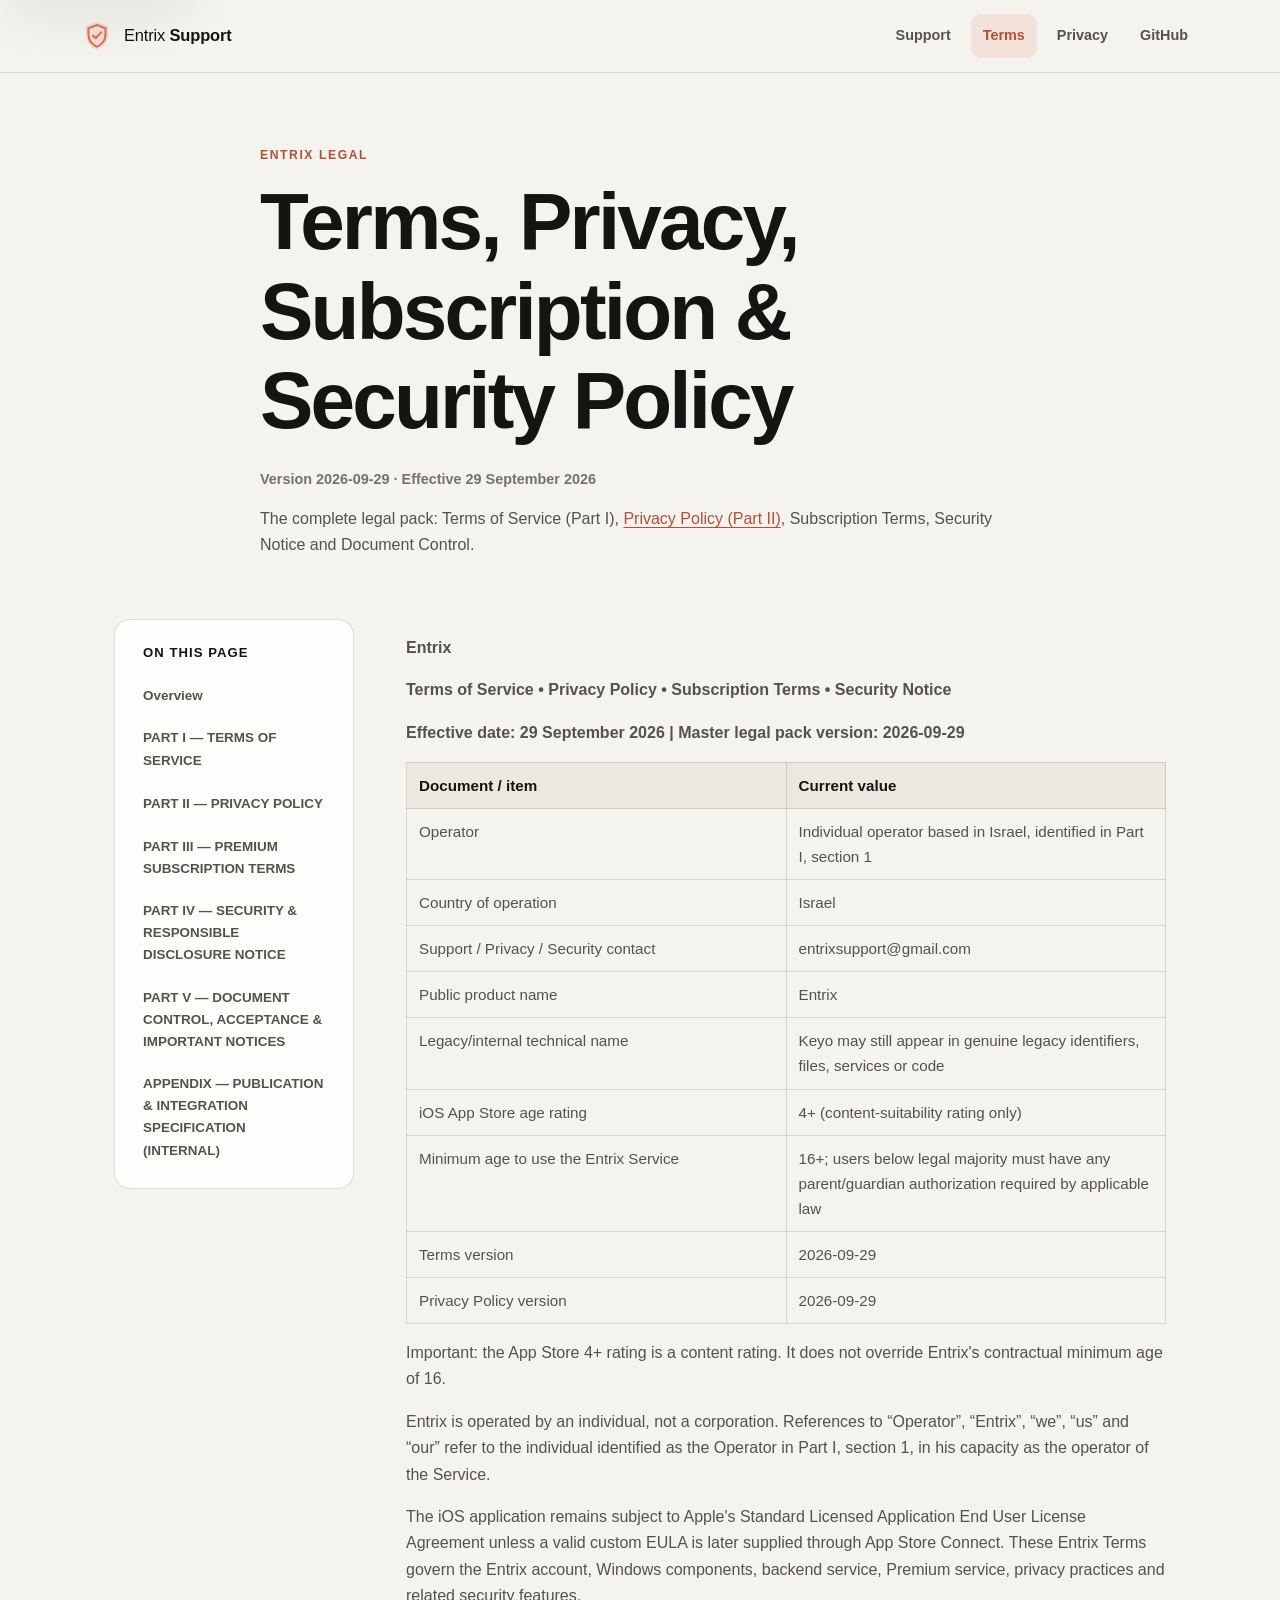
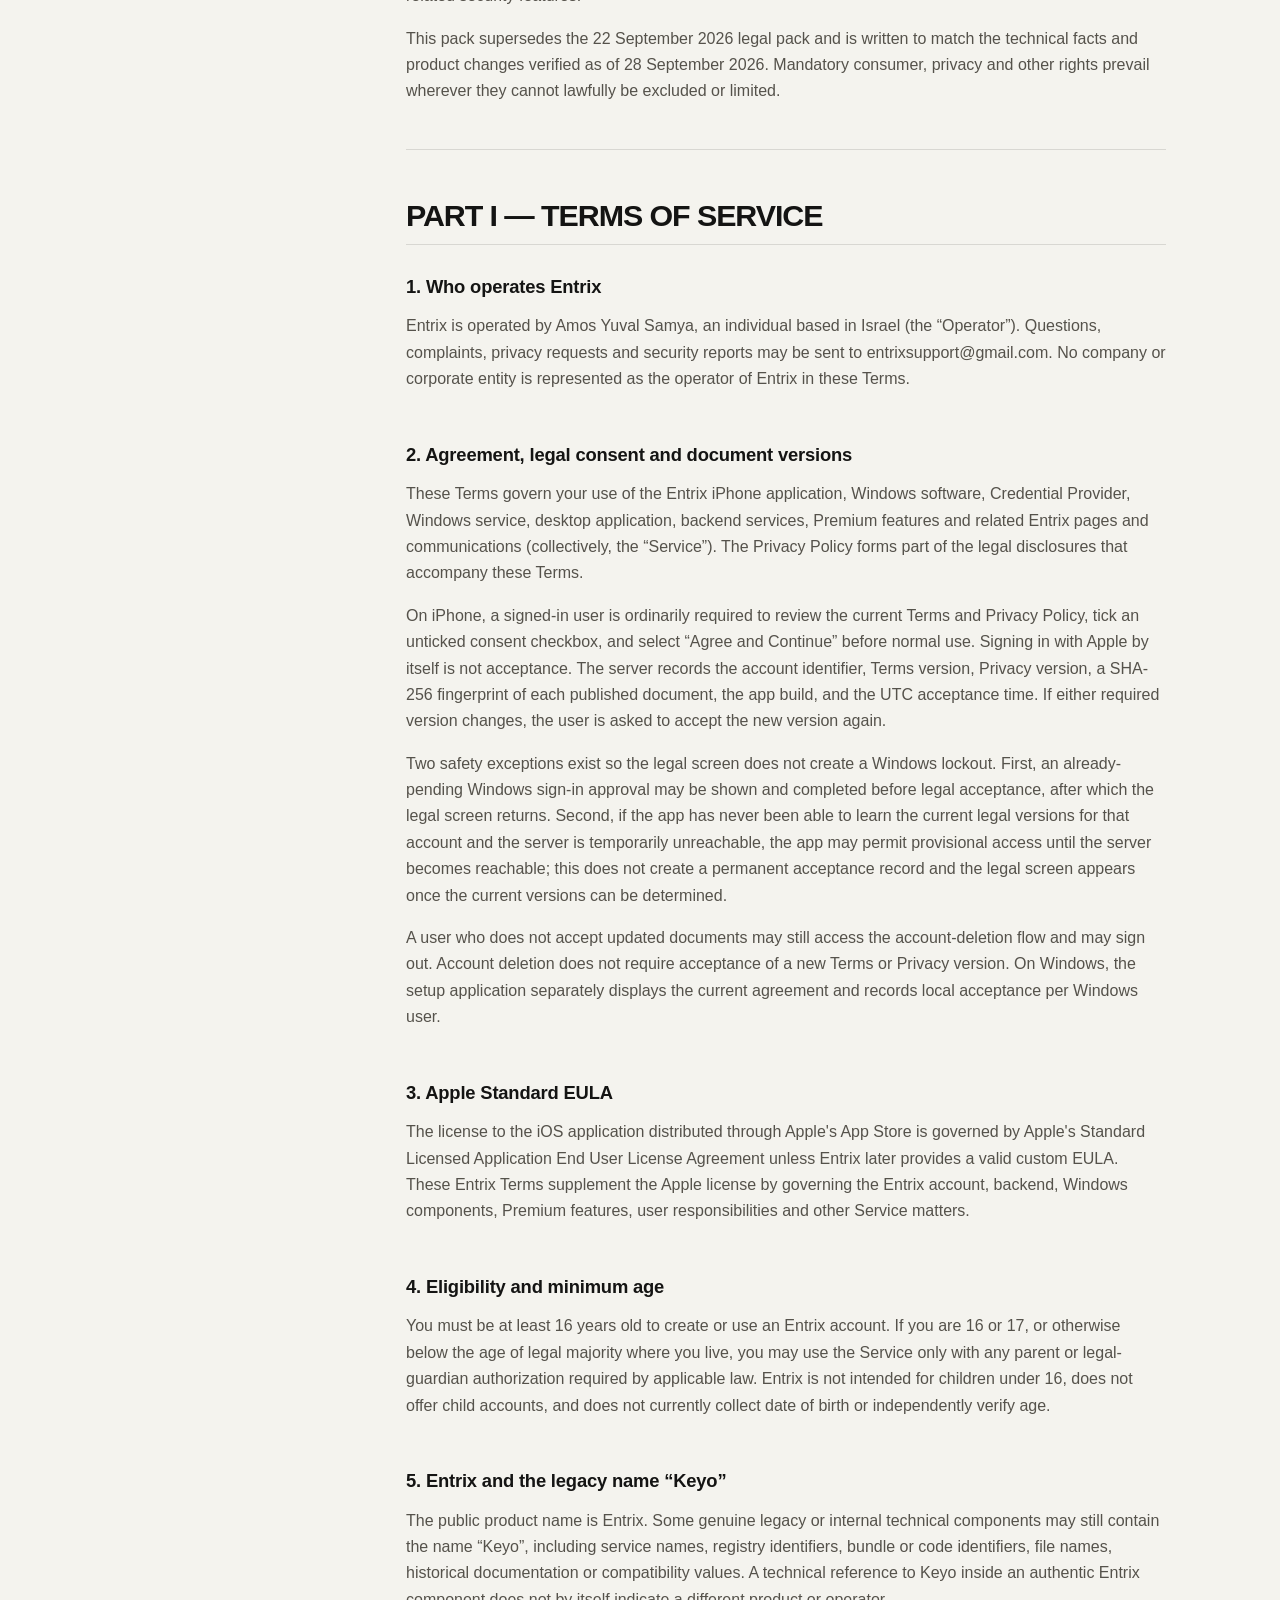
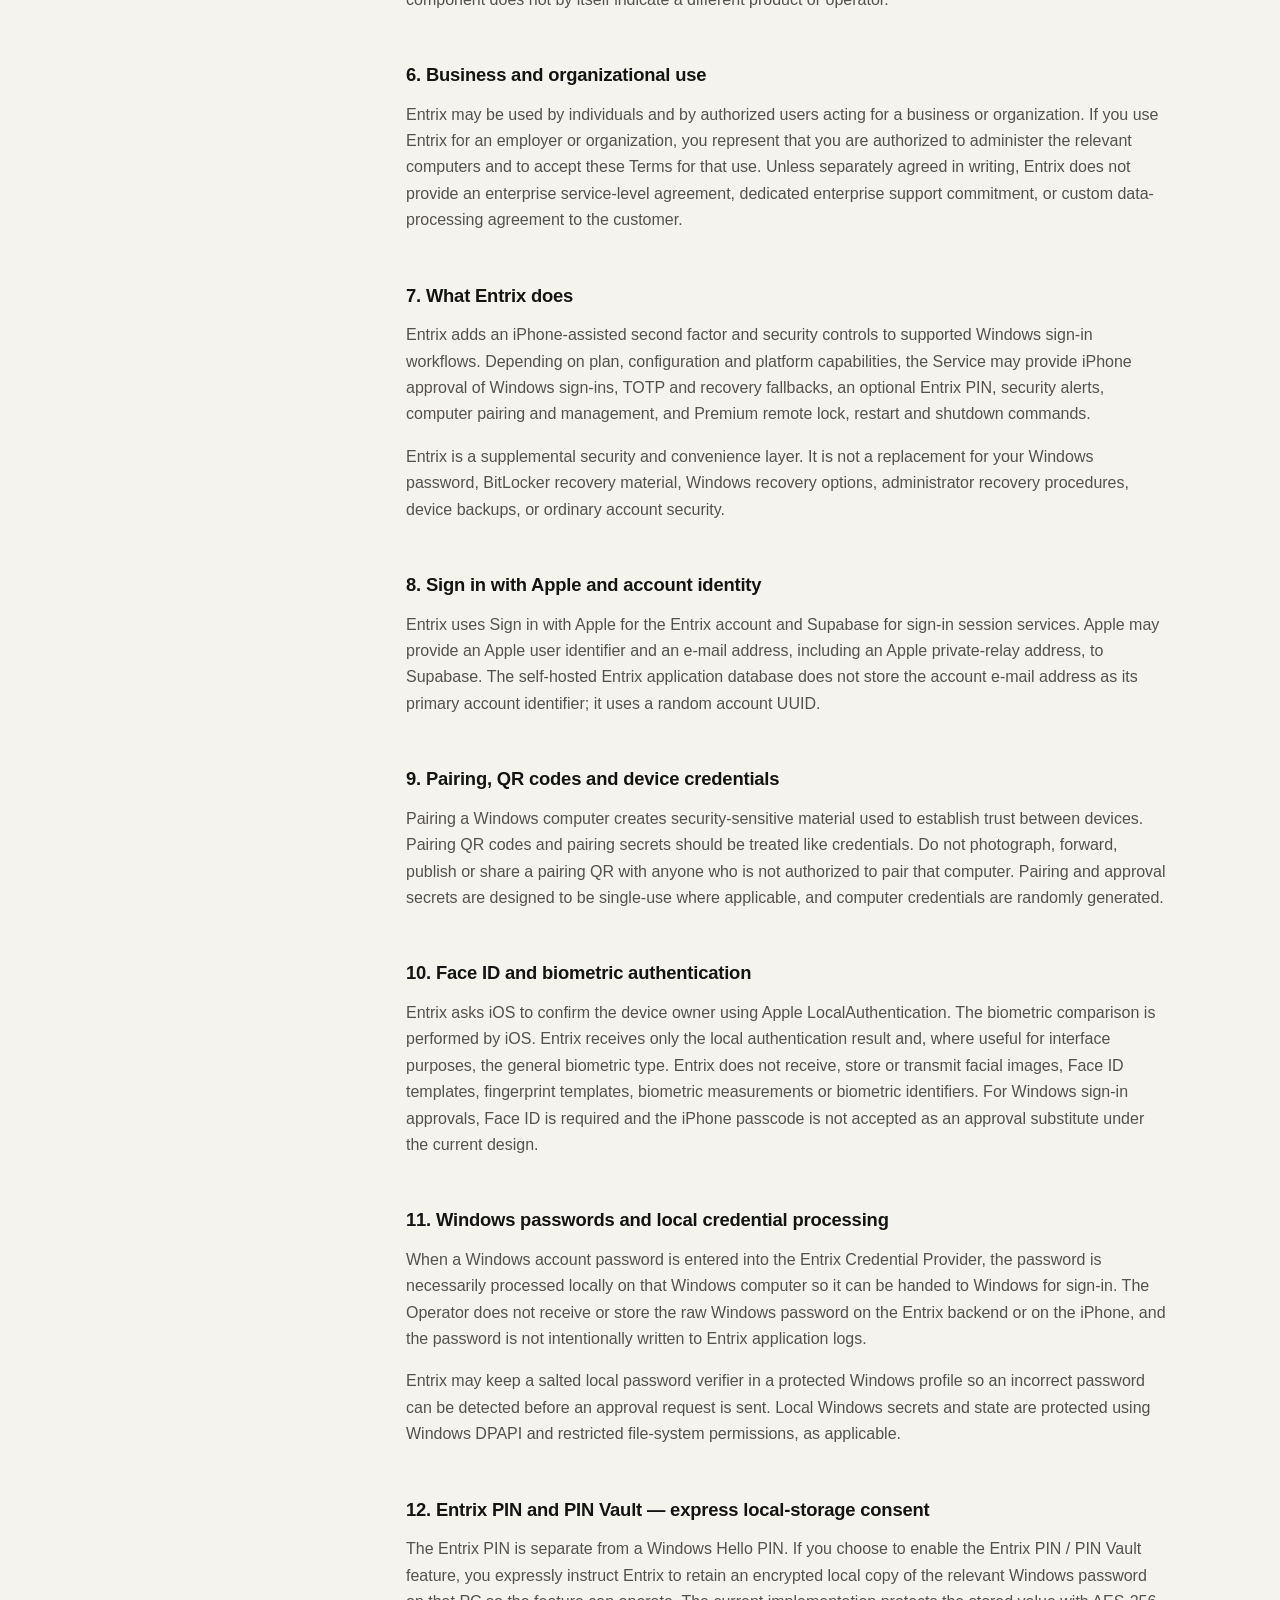
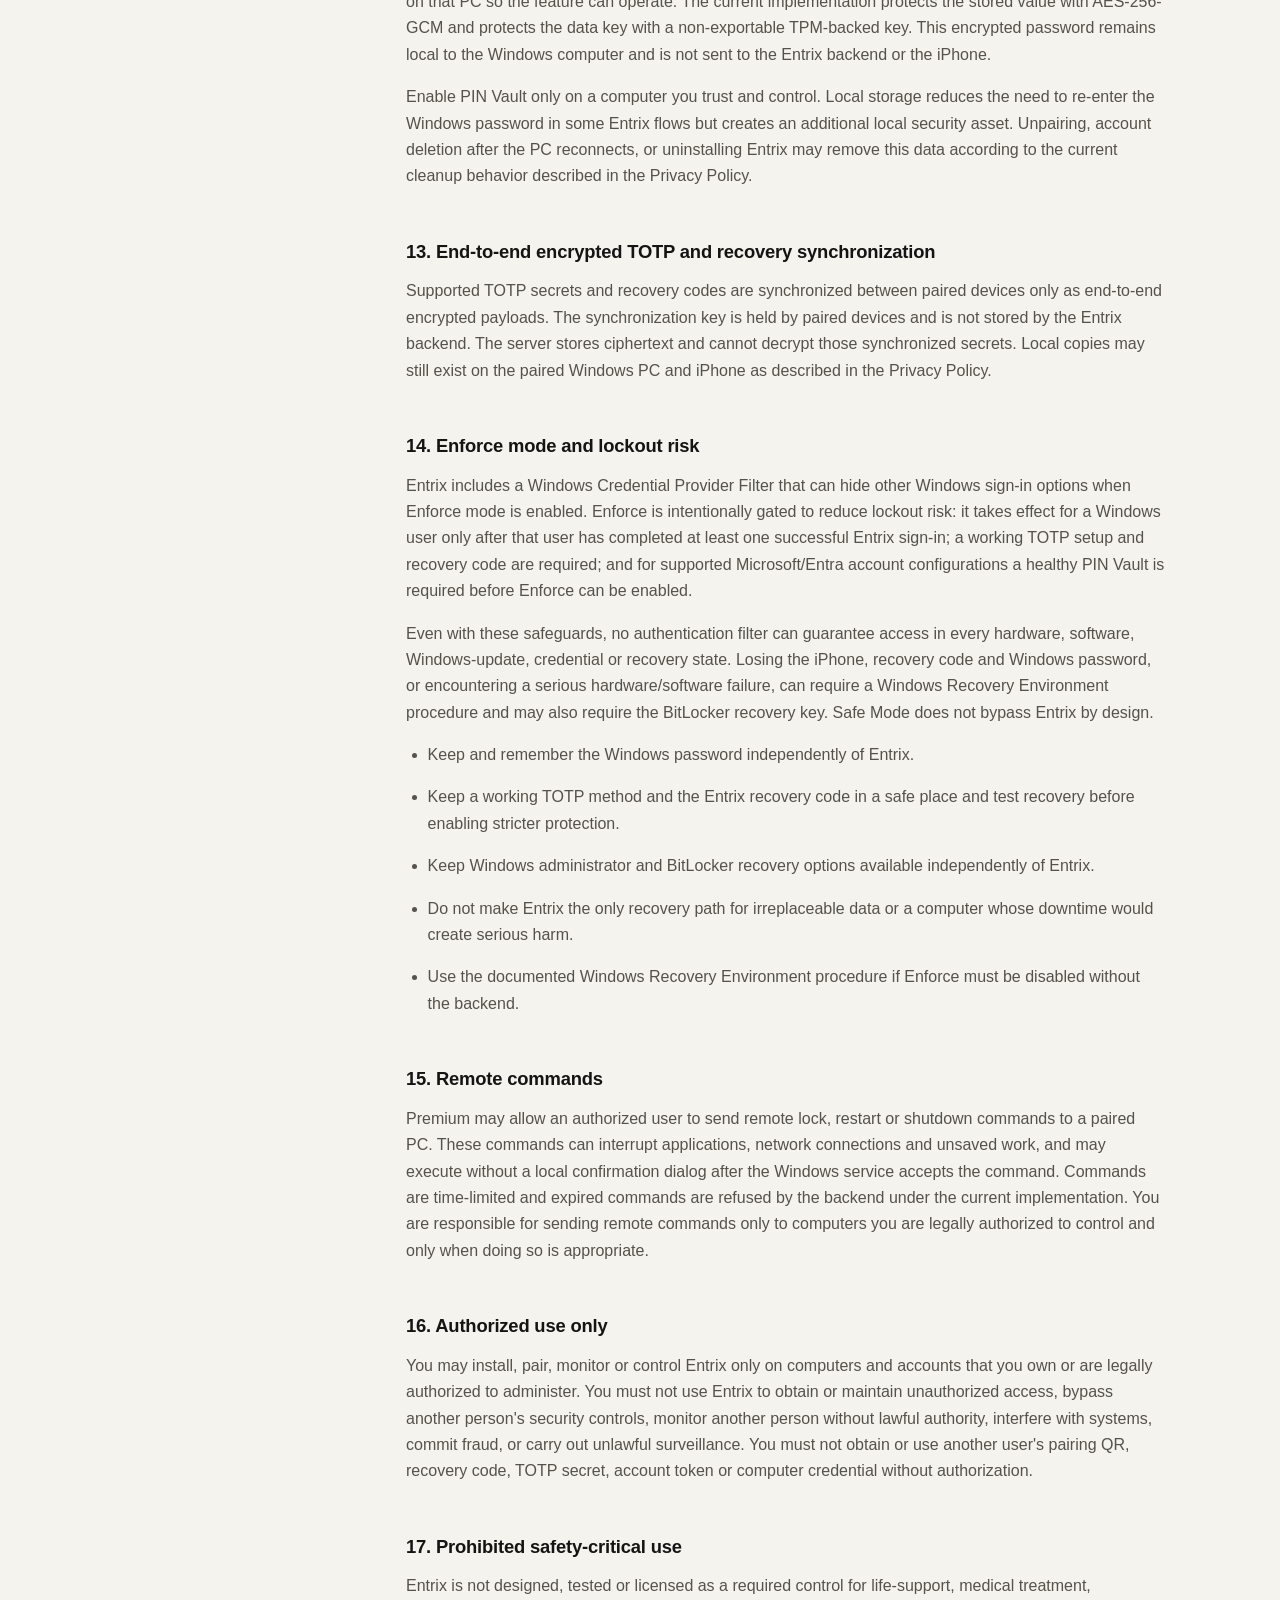
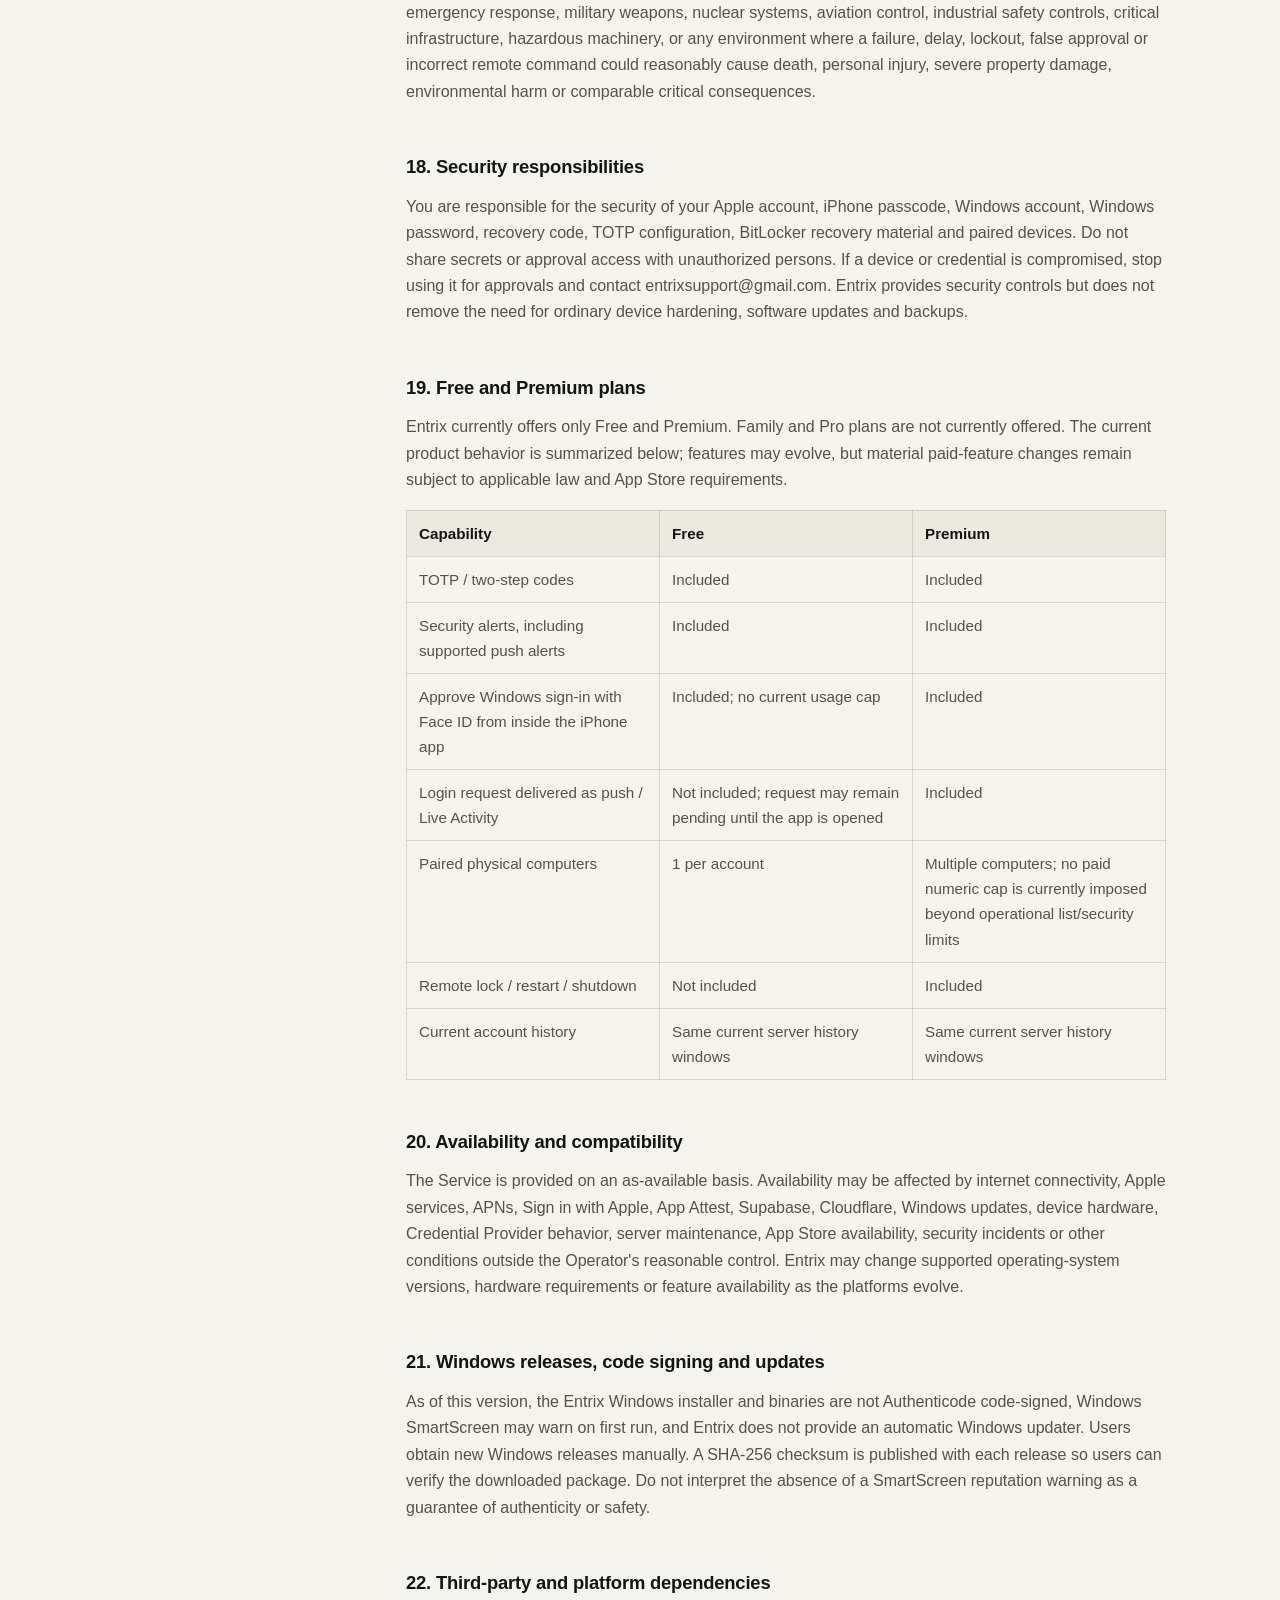
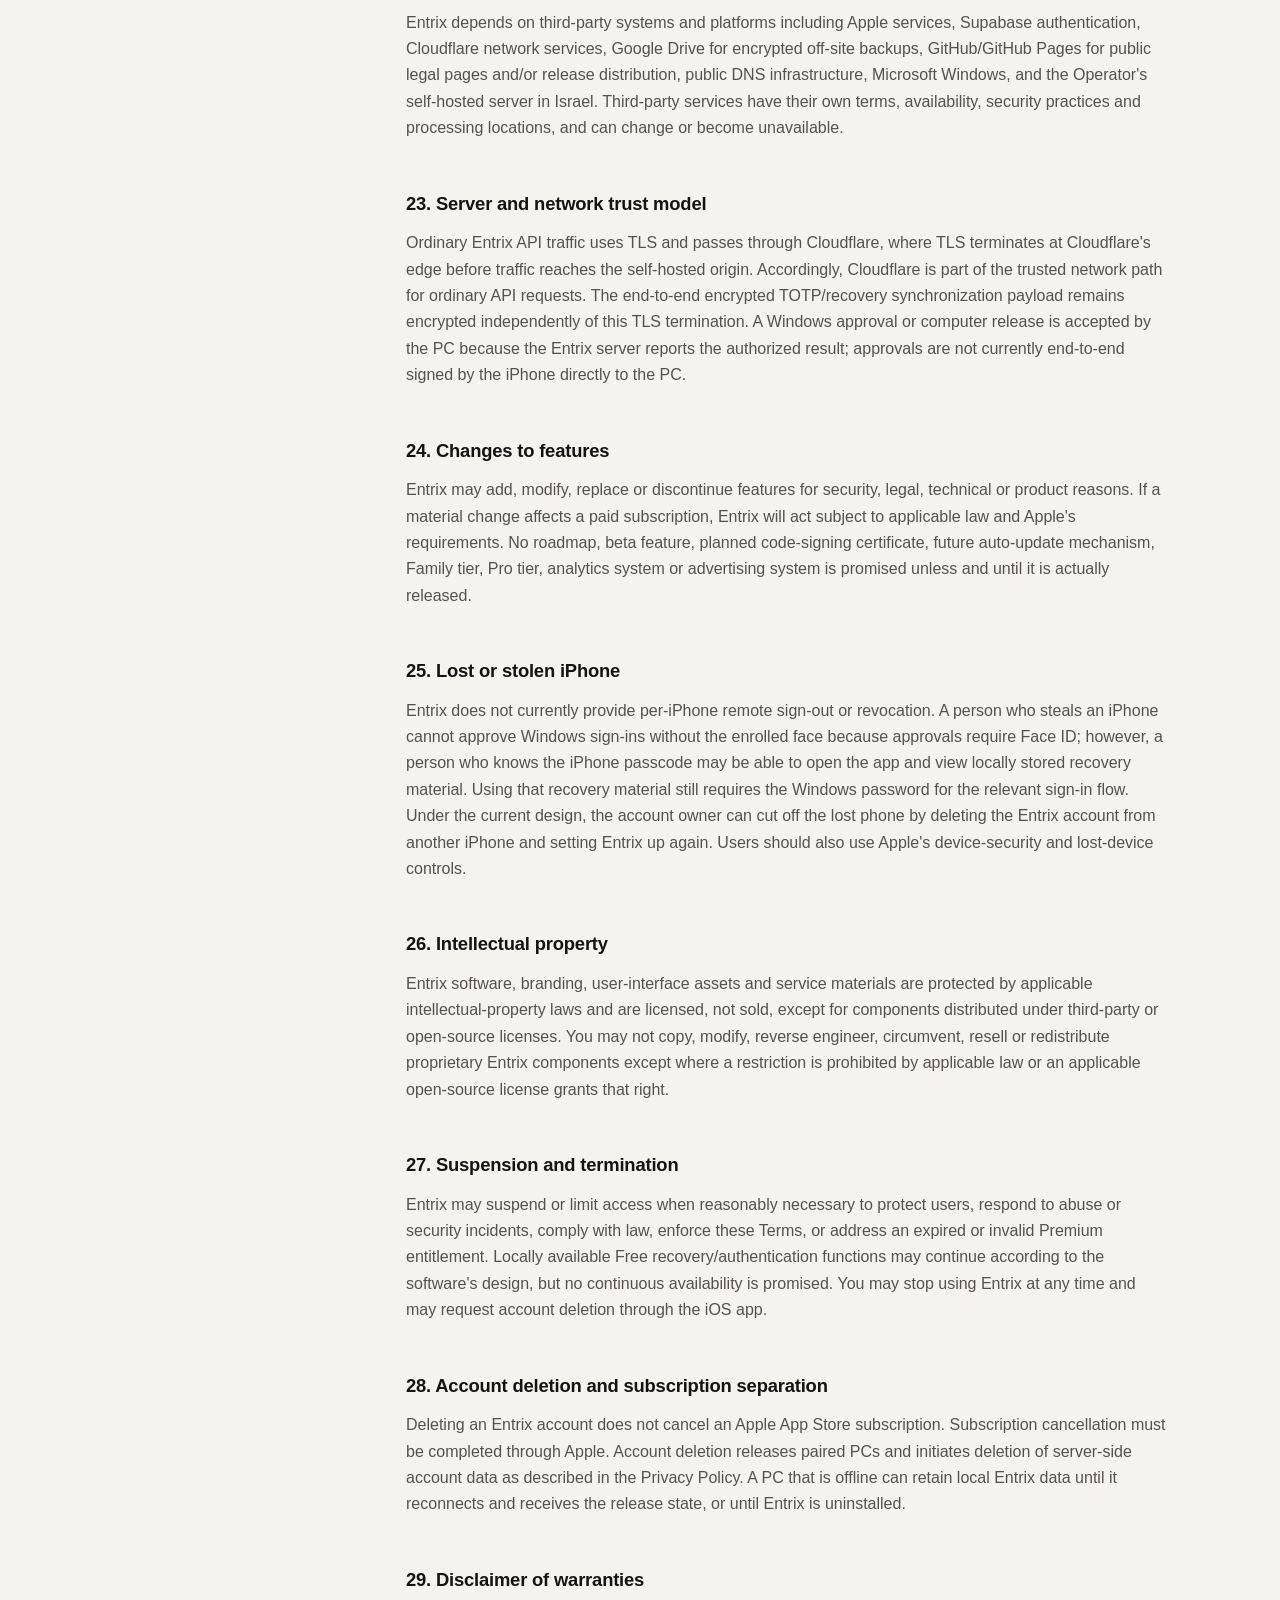
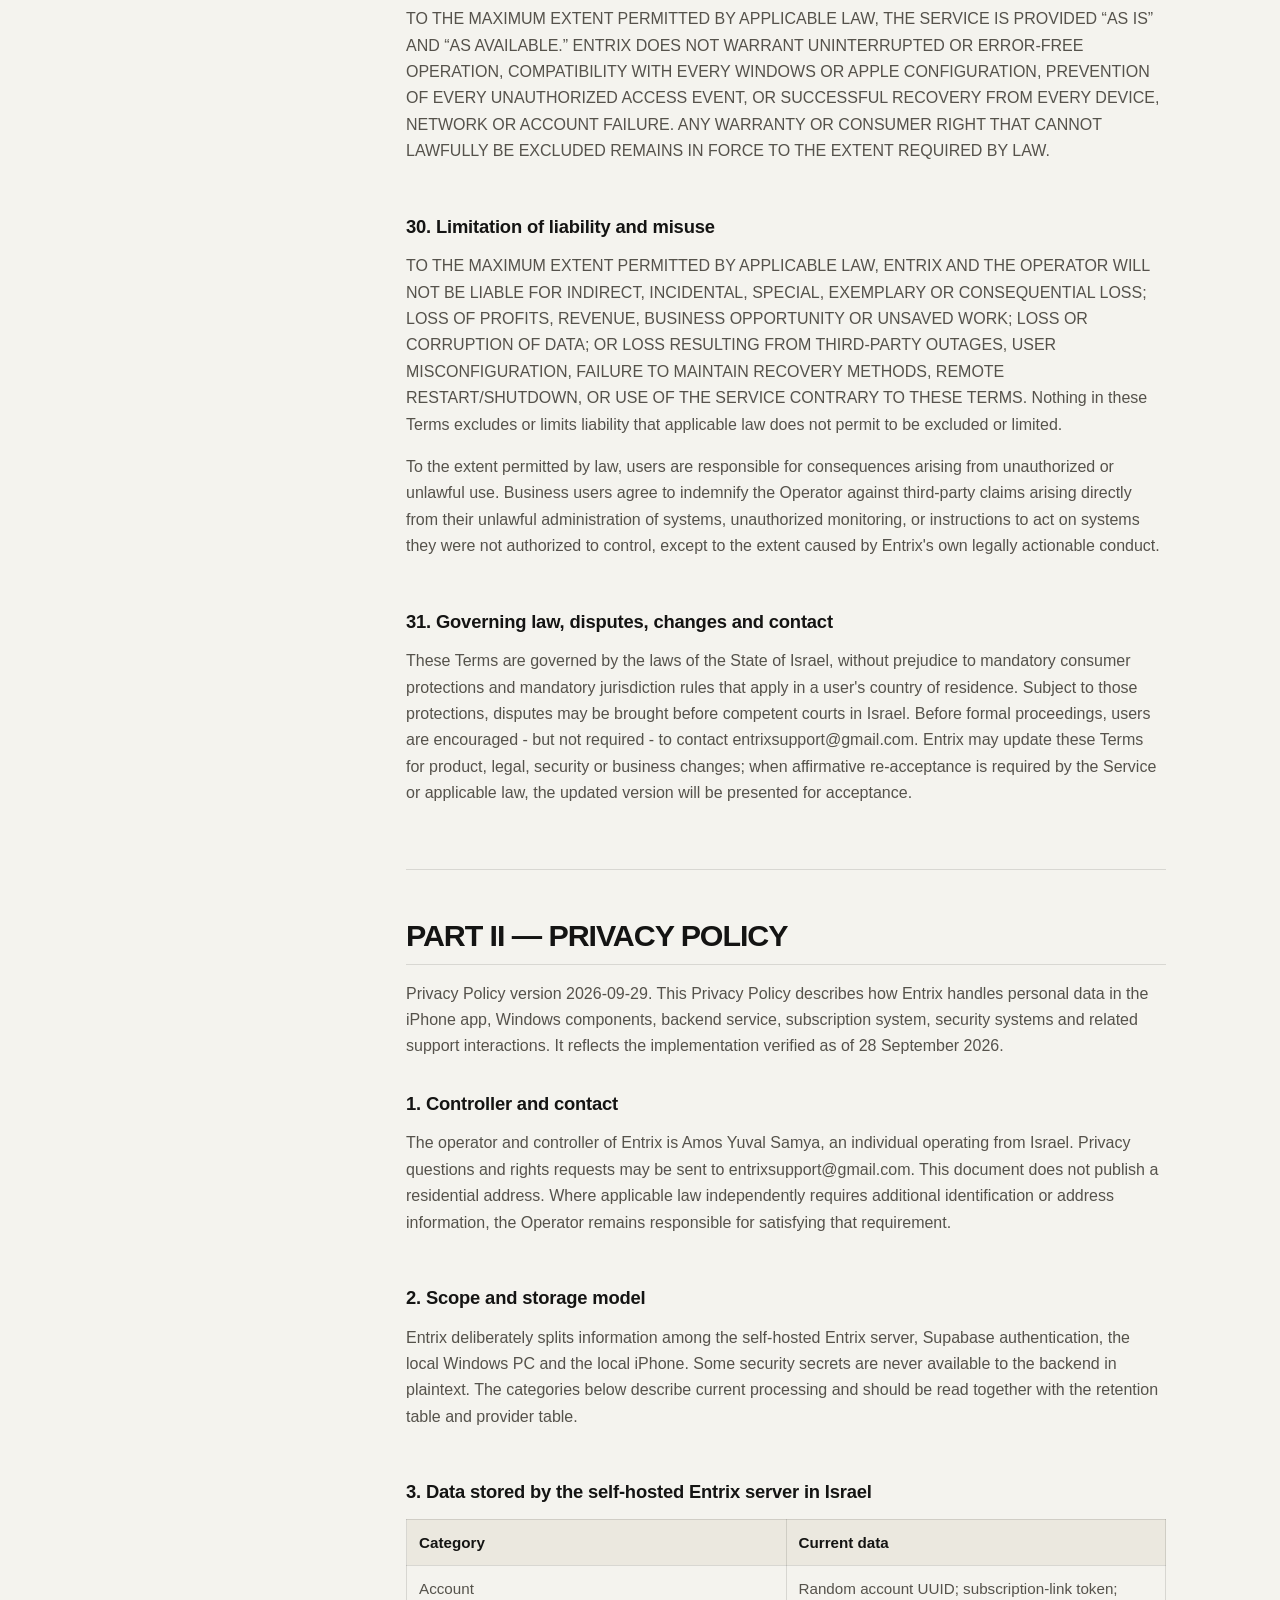
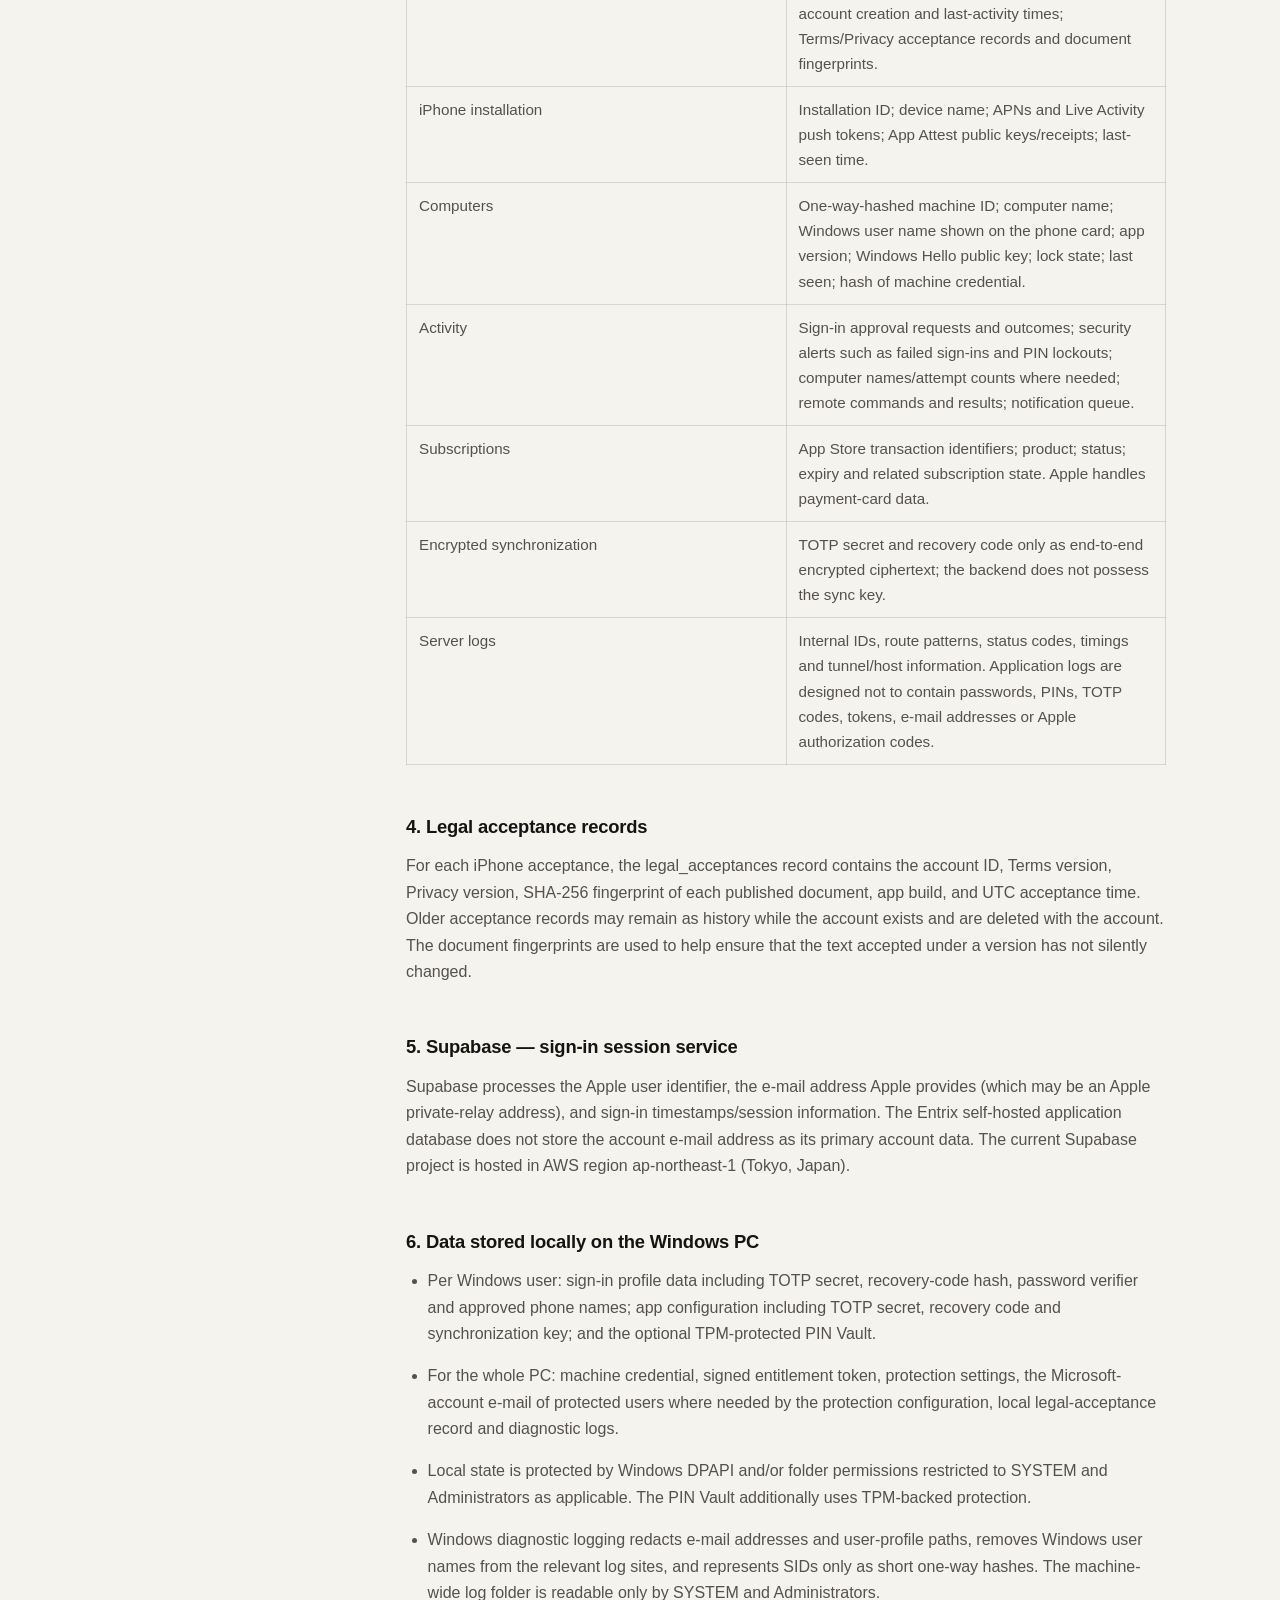
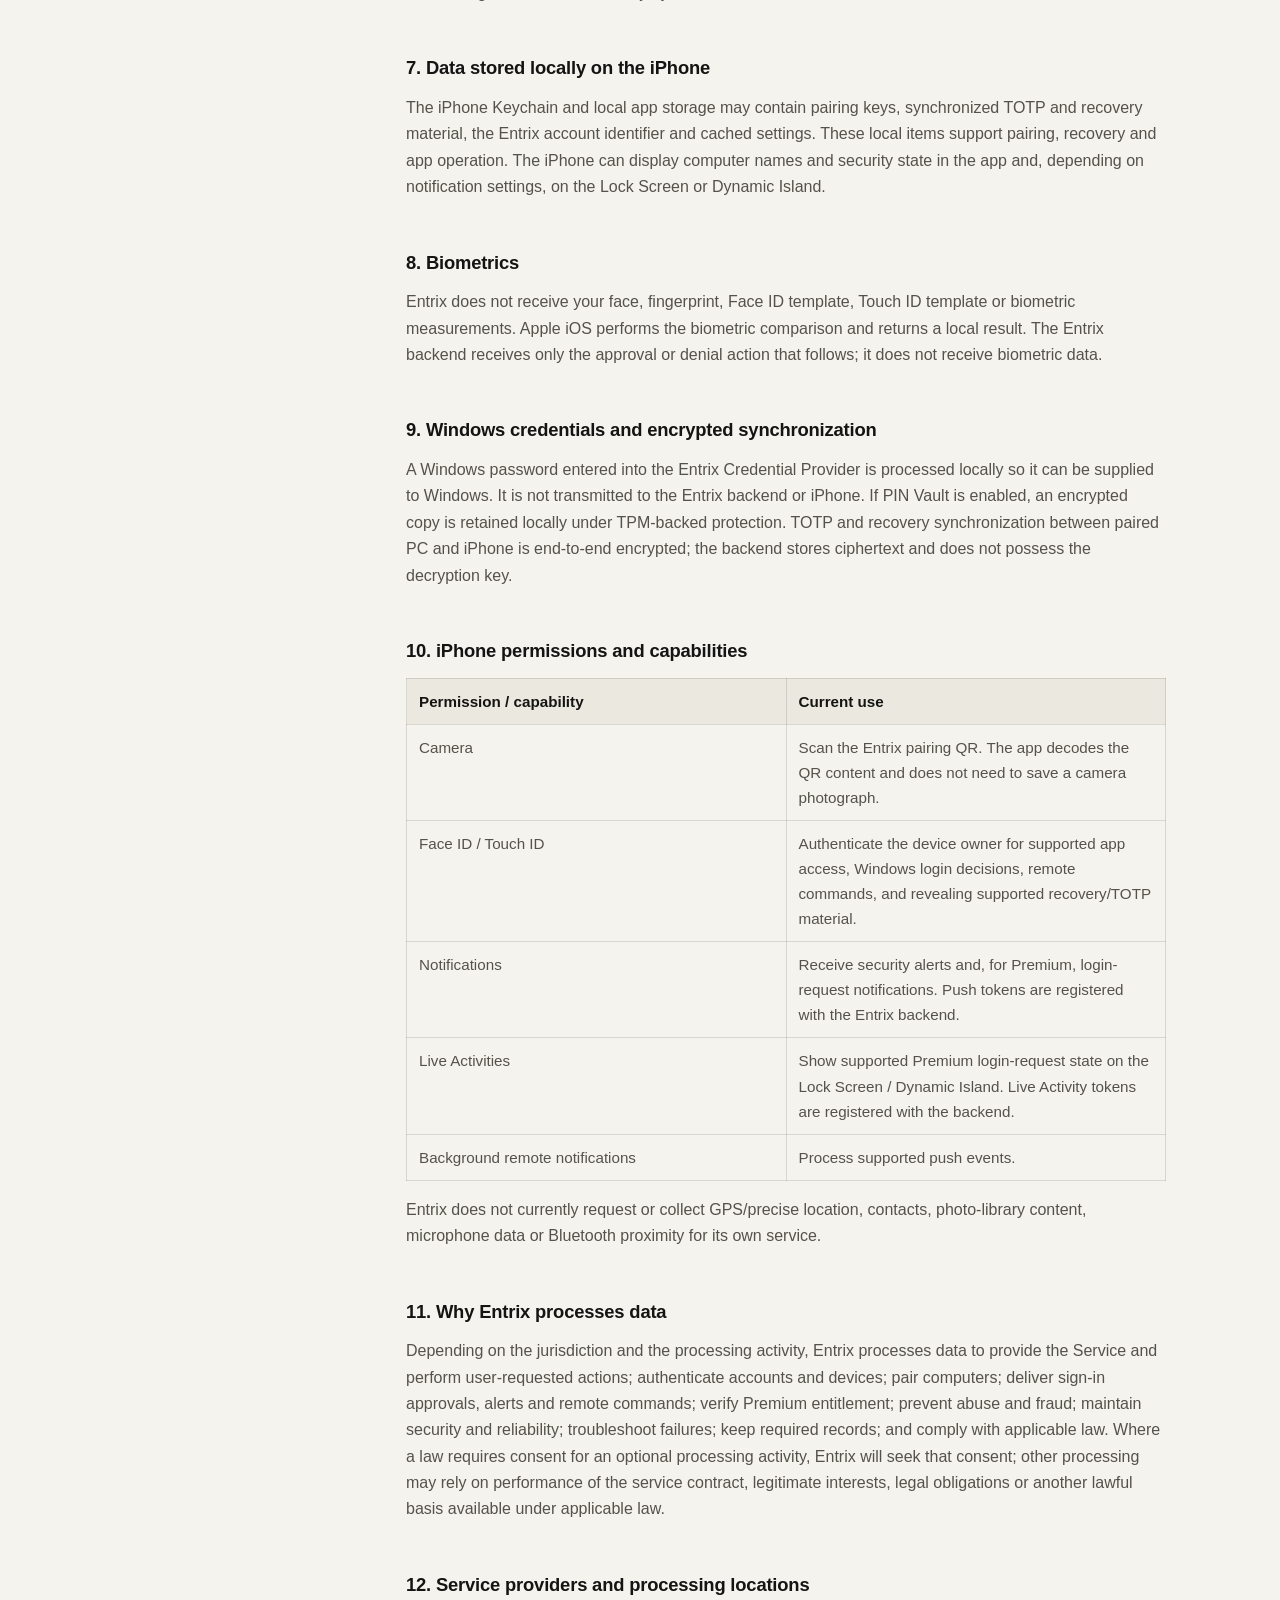
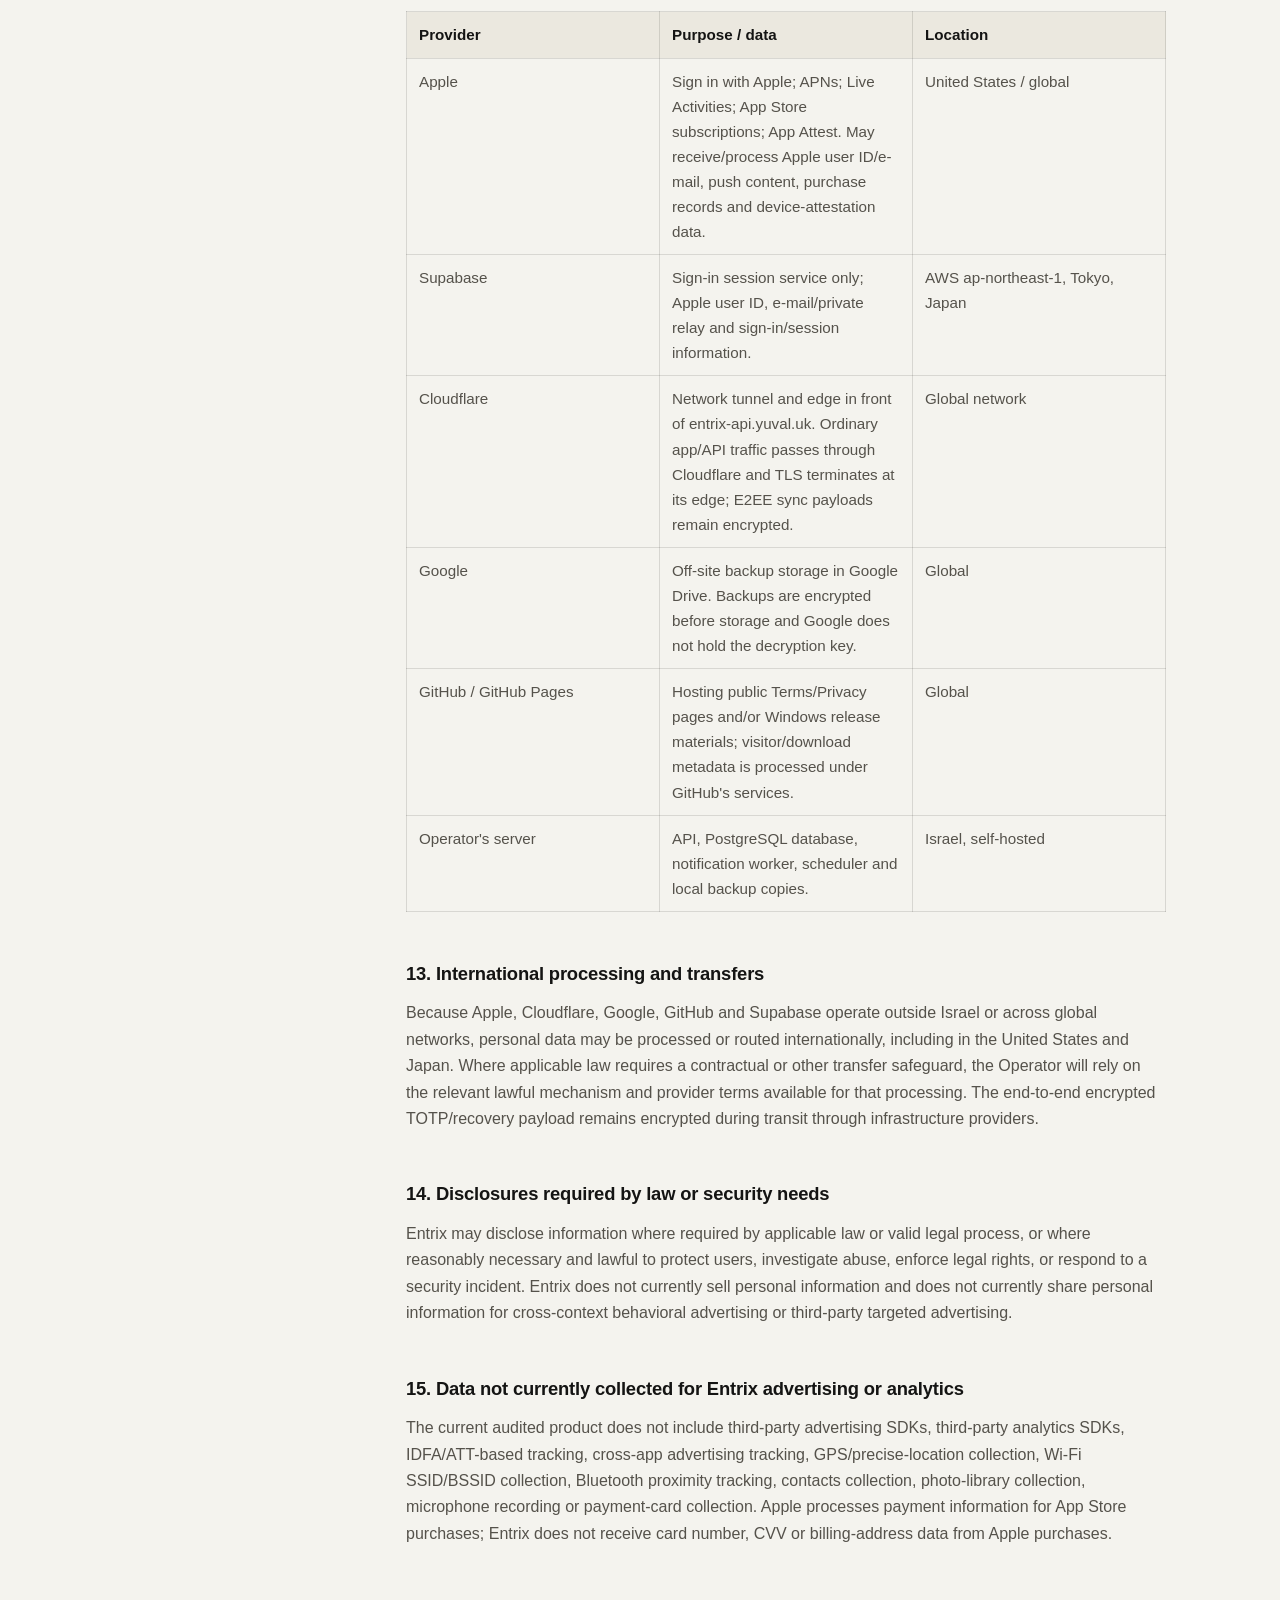
<file: legal-2026-09-29.html>
<!doctype html>
<html lang="en">
<head>
  <meta charset="utf-8">
  <meta name="viewport" content="width=device-width, initial-scale=1">
  <meta name="description" content="Entrix Terms of Service, Privacy Policy, Subscription Terms and Security Notice, version 2026-09-29: the complete legal pack.">
  <meta name="theme-color" content="#141413" media="(prefers-color-scheme: dark)">
  <meta name="theme-color" content="#f4f3ee" media="(prefers-color-scheme: light)">
  <title>Terms, Privacy, Subscription &amp; Security Policy — Entrix</title>
  <link rel="stylesheet" href="styles.css">
</head>
<body>
  <a class="skip-link" href="#main-content">Skip to main content</a>

  <header class="site-header">
    <div class="container header-inner">
      <a class="brand" href="./" aria-label="Entrix Support home">
        <svg class="brand-mark" viewBox="0 0 48 48" aria-hidden="true">
          <path d="M24 4 40 10v12c0 10.2-6.7 18.1-16 22-9.3-3.9-16-11.8-16-22V10L24 4Z" fill="currentColor" opacity=".16"/>
          <path d="M24 8.5 36 13v9c0 7.6-4.6 13.8-12 17.4C16.6 35.8 12 29.6 12 22v-9l12-4.5Z" fill="none" stroke="currentColor" stroke-width="3" stroke-linejoin="round"/>
          <path d="m18.5 23.5 3.6 3.6 7.8-8.2" fill="none" stroke="currentColor" stroke-width="3" stroke-linecap="round" stroke-linejoin="round"/>
        </svg>
        <span>Entrix <strong>Support</strong></span>
      </a>
      <nav aria-label="Primary navigation">
        <a href="./">Support</a>
        <a href="terms.html" aria-current="page">Terms</a>
        <a href="privacy.html">Privacy</a>
        <a href="https://github.com/Hyper34275/entrix-support" rel="noopener">GitHub</a>
      </nav>
    </div>
  </header>

  <main id="main-content" class="legal-page">
    <header class="legal-hero container">
      <p class="eyebrow">Entrix legal</p>
      <h1>Terms, Privacy, Subscription &amp; Security Policy</h1>
      <p class="updated">Version 2026-09-29 · Effective 29 September 2026</p>
      <p class="legal-companion">The complete legal pack: Terms of Service (Part I), <a href="#part-ii-privacy-policy">Privacy Policy (Part II)</a>, Subscription Terms, Security Notice and Document Control.</p>
    </header>

    <article class="legal-content container">
      <nav class="table-of-contents" aria-label="Terms, Privacy, Subscription &amp; Security Policy contents">
        <strong>On this page</strong>
        <a href="#overview">Overview</a>
        <a href="#part-i-terms-of-service">PART I — TERMS OF SERVICE</a>
        <a href="#part-ii-privacy-policy">PART II — PRIVACY POLICY</a>
        <a href="#part-iii-premium-subscription-terms">PART III — PREMIUM SUBSCRIPTION TERMS</a>
        <a href="#part-iv-security-responsible-disclosure-notice">PART IV — SECURITY &amp; RESPONSIBLE DISCLOSURE NOTICE</a>
        <a href="#part-v-document-control-acceptance-important-notices">PART V — DOCUMENT CONTROL, ACCEPTANCE &amp; IMPORTANT NOTICES</a>
        <a href="#appendix-publication-integration-specification-internal">APPENDIX — PUBLICATION &amp; INTEGRATION SPECIFICATION (INTERNAL)</a>
      </nav>

      <div class="policy-body legal-doc">
<section class="legal-part" id="overview"><p><strong>Entrix</strong></p>
<p><strong>Terms of Service • Privacy Policy • Subscription Terms • Security Notice</strong></p>
<p><strong>Effective date: 29 September 2026 | Master legal pack version: 2026-09-29</strong></p>
<div class="table-scroll"><table>
<colgroup>
<col style="width: 50%" />
<col style="width: 50%" />
</colgroup>
<thead>
<tr>
<th><strong>Document / item</strong></th>
<th><strong>Current value</strong></th>
</tr>
</thead>
<tbody>
<tr>
<td>Operator</td>
<td>Individual operator based in Israel, identified in Part I, section 1</td>
</tr>
<tr>
<td>Country of operation</td>
<td>Israel</td>
</tr>
<tr>
<td>Support / Privacy / Security contact</td>
<td>entrixsupport@gmail.com</td>
</tr>
<tr>
<td>Public product name</td>
<td>Entrix</td>
</tr>
<tr>
<td>Legacy/internal technical name</td>
<td>Keyo may still appear in genuine legacy identifiers, files, services or code</td>
</tr>
<tr>
<td>iOS App Store age rating</td>
<td>4+ (content-suitability rating only)</td>
</tr>
<tr>
<td>Minimum age to use the Entrix Service</td>
<td>16+; users below legal majority must have any parent/guardian authorization required by applicable law</td>
</tr>
<tr>
<td>Terms version</td>
<td>2026-09-29</td>
</tr>
<tr>
<td>Privacy Policy version</td>
<td>2026-09-29</td>
</tr>
</tbody>
</table></div>
<p>Important: the App Store 4+ rating is a content rating. It does not override Entrix's contractual minimum age of 16.</p>
<p>Entrix is operated by an individual, not a corporation. References to “Operator”, “Entrix”, “we”, “us” and “our” refer to the individual identified as the Operator in Part I, section 1, in his capacity as the operator of the Service.</p>
<p>The iOS application remains subject to Apple's Standard Licensed Application End User License Agreement unless a valid custom EULA is later supplied through App Store Connect. These Entrix Terms govern the Entrix account, Windows components, backend service, Premium service, privacy practices and related security features.</p>
<p>This pack supersedes the 22 September 2026 legal pack and is written to match the technical facts and product changes verified as of 28 September 2026. Mandatory consumer, privacy and other rights prevail wherever they cannot lawfully be excluded or limited.</p></section>
<section class="legal-part"><h2 class="part-title" id="part-i-terms-of-service">PART I — TERMS OF SERVICE</h2>
<section class="legal-section"><h3 id="who-operates-entrix">1. Who operates Entrix</h3>
<p>Entrix is operated by Amos Yuval Samya, an individual based in Israel (the “Operator”). Questions, complaints, privacy requests and security reports may be sent to entrixsupport@gmail.com. No company or corporate entity is represented as the operator of Entrix in these Terms.</p></section>
<section class="legal-section"><h3 id="agreement-legal-consent-and-document-versions">2. Agreement, legal consent and document versions</h3>
<p>These Terms govern your use of the Entrix iPhone application, Windows software, Credential Provider, Windows service, desktop application, backend services, Premium features and related Entrix pages and communications (collectively, the “Service”). The Privacy Policy forms part of the legal disclosures that accompany these Terms.</p>
<p>On iPhone, a signed-in user is ordinarily required to review the current Terms and Privacy Policy, tick an unticked consent checkbox, and select “Agree and Continue” before normal use. Signing in with Apple by itself is not acceptance. The server records the account identifier, Terms version, Privacy version, a SHA-256 fingerprint of each published document, the app build, and the UTC acceptance time. If either required version changes, the user is asked to accept the new version again.</p>
<p>Two safety exceptions exist so the legal screen does not create a Windows lockout. First, an already-pending Windows sign-in approval may be shown and completed before legal acceptance, after which the legal screen returns. Second, if the app has never been able to learn the current legal versions for that account and the server is temporarily unreachable, the app may permit provisional access until the server becomes reachable; this does not create a permanent acceptance record and the legal screen appears once the current versions can be determined.</p>
<p>A user who does not accept updated documents may still access the account-deletion flow and may sign out. Account deletion does not require acceptance of a new Terms or Privacy version. On Windows, the setup application separately displays the current agreement and records local acceptance per Windows user.</p></section>
<section class="legal-section"><h3 id="apple-standard-eula">3. Apple Standard EULA</h3>
<p>The license to the iOS application distributed through Apple's App Store is governed by Apple's Standard Licensed Application End User License Agreement unless Entrix later provides a valid custom EULA. These Entrix Terms supplement the Apple license by governing the Entrix account, backend, Windows components, Premium features, user responsibilities and other Service matters.</p></section>
<section class="legal-section"><h3 id="eligibility-and-minimum-age">4. Eligibility and minimum age</h3>
<p>You must be at least 16 years old to create or use an Entrix account. If you are 16 or 17, or otherwise below the age of legal majority where you live, you may use the Service only with any parent or legal-guardian authorization required by applicable law. Entrix is not intended for children under 16, does not offer child accounts, and does not currently collect date of birth or independently verify age.</p></section>
<section class="legal-section"><h3 id="entrix-and-the-legacy-name-keyo">5. Entrix and the legacy name “Keyo”</h3>
<p>The public product name is Entrix. Some genuine legacy or internal technical components may still contain the name “Keyo”, including service names, registry identifiers, bundle or code identifiers, file names, historical documentation or compatibility values. A technical reference to Keyo inside an authentic Entrix component does not by itself indicate a different product or operator.</p></section>
<section class="legal-section"><h3 id="business-and-organizational-use">6. Business and organizational use</h3>
<p>Entrix may be used by individuals and by authorized users acting for a business or organization. If you use Entrix for an employer or organization, you represent that you are authorized to administer the relevant computers and to accept these Terms for that use. Unless separately agreed in writing, Entrix does not provide an enterprise service-level agreement, dedicated enterprise support commitment, or custom data-processing agreement to the customer.</p></section>
<section class="legal-section"><h3 id="what-entrix-does">7. What Entrix does</h3>
<p>Entrix adds an iPhone-assisted second factor and security controls to supported Windows sign-in workflows. Depending on plan, configuration and platform capabilities, the Service may provide iPhone approval of Windows sign-ins, TOTP and recovery fallbacks, an optional Entrix PIN, security alerts, computer pairing and management, and Premium remote lock, restart and shutdown commands.</p>
<p>Entrix is a supplemental security and convenience layer. It is not a replacement for your Windows password, BitLocker recovery material, Windows recovery options, administrator recovery procedures, device backups, or ordinary account security.</p></section>
<section class="legal-section"><h3 id="sign-in-with-apple-and-account-identity">8. Sign in with Apple and account identity</h3>
<p>Entrix uses Sign in with Apple for the Entrix account and Supabase for sign-in session services. Apple may provide an Apple user identifier and an e-mail address, including an Apple private-relay address, to Supabase. The self-hosted Entrix application database does not store the account e-mail address as its primary account identifier; it uses a random account UUID.</p></section>
<section class="legal-section"><h3 id="pairing-qr-codes-and-device-credentials">9. Pairing, QR codes and device credentials</h3>
<p>Pairing a Windows computer creates security-sensitive material used to establish trust between devices. Pairing QR codes and pairing secrets should be treated like credentials. Do not photograph, forward, publish or share a pairing QR with anyone who is not authorized to pair that computer. Pairing and approval secrets are designed to be single-use where applicable, and computer credentials are randomly generated.</p></section>
<section class="legal-section"><h3 id="face-id-and-biometric-authentication">10. Face ID and biometric authentication</h3>
<p>Entrix asks iOS to confirm the device owner using Apple LocalAuthentication. The biometric comparison is performed by iOS. Entrix receives only the local authentication result and, where useful for interface purposes, the general biometric type. Entrix does not receive, store or transmit facial images, Face ID templates, fingerprint templates, biometric measurements or biometric identifiers. For Windows sign-in approvals, Face ID is required and the iPhone passcode is not accepted as an approval substitute under the current design.</p></section>
<section class="legal-section"><h3 id="windows-passwords-and-local-credential-processing">11. Windows passwords and local credential processing</h3>
<p>When a Windows account password is entered into the Entrix Credential Provider, the password is necessarily processed locally on that Windows computer so it can be handed to Windows for sign-in. The Operator does not receive or store the raw Windows password on the Entrix backend or on the iPhone, and the password is not intentionally written to Entrix application logs.</p>
<p>Entrix may keep a salted local password verifier in a protected Windows profile so an incorrect password can be detected before an approval request is sent. Local Windows secrets and state are protected using Windows DPAPI and restricted file-system permissions, as applicable.</p></section>
<section class="legal-section"><h3 id="entrix-pin-and-pin-vault-express-local-storage-consent">12. Entrix PIN and PIN Vault — express local-storage consent</h3>
<p>The Entrix PIN is separate from a Windows Hello PIN. If you choose to enable the Entrix PIN / PIN Vault feature, you expressly instruct Entrix to retain an encrypted local copy of the relevant Windows password on that PC so the feature can operate. The current implementation protects the stored value with AES-256-GCM and protects the data key with a non-exportable TPM-backed key. This encrypted password remains local to the Windows computer and is not sent to the Entrix backend or the iPhone.</p>
<p>Enable PIN Vault only on a computer you trust and control. Local storage reduces the need to re-enter the Windows password in some Entrix flows but creates an additional local security asset. Unpairing, account deletion after the PC reconnects, or uninstalling Entrix may remove this data according to the current cleanup behavior described in the Privacy Policy.</p></section>
<section class="legal-section"><h3 id="end-to-end-encrypted-totp-and-recovery-synchronization">13. End-to-end encrypted TOTP and recovery synchronization</h3>
<p>Supported TOTP secrets and recovery codes are synchronized between paired devices only as end-to-end encrypted payloads. The synchronization key is held by paired devices and is not stored by the Entrix backend. The server stores ciphertext and cannot decrypt those synchronized secrets. Local copies may still exist on the paired Windows PC and iPhone as described in the Privacy Policy.</p></section>
<section class="legal-section"><h3 id="enforce-mode-and-lockout-risk">14. Enforce mode and lockout risk</h3>
<p>Entrix includes a Windows Credential Provider Filter that can hide other Windows sign-in options when Enforce mode is enabled. Enforce is intentionally gated to reduce lockout risk: it takes effect for a Windows user only after that user has completed at least one successful Entrix sign-in; a working TOTP setup and recovery code are required; and for supported Microsoft/Entra account configurations a healthy PIN Vault is required before Enforce can be enabled.</p>
<p>Even with these safeguards, no authentication filter can guarantee access in every hardware, software, Windows-update, credential or recovery state. Losing the iPhone, recovery code and Windows password, or encountering a serious hardware/software failure, can require a Windows Recovery Environment procedure and may also require the BitLocker recovery key. Safe Mode does not bypass Entrix by design.</p>
<ul>
<li><p>Keep and remember the Windows password independently of Entrix.</p></li>
<li><p>Keep a working TOTP method and the Entrix recovery code in a safe place and test recovery before enabling stricter protection.</p></li>
<li><p>Keep Windows administrator and BitLocker recovery options available independently of Entrix.</p></li>
<li><p>Do not make Entrix the only recovery path for irreplaceable data or a computer whose downtime would create serious harm.</p></li>
<li><p>Use the documented Windows Recovery Environment procedure if Enforce must be disabled without the backend.</p></li>
</ul></section>
<section class="legal-section"><h3 id="remote-commands">15. Remote commands</h3>
<p>Premium may allow an authorized user to send remote lock, restart or shutdown commands to a paired PC. These commands can interrupt applications, network connections and unsaved work, and may execute without a local confirmation dialog after the Windows service accepts the command. Commands are time-limited and expired commands are refused by the backend under the current implementation. You are responsible for sending remote commands only to computers you are legally authorized to control and only when doing so is appropriate.</p></section>
<section class="legal-section"><h3 id="authorized-use-only">16. Authorized use only</h3>
<p>You may install, pair, monitor or control Entrix only on computers and accounts that you own or are legally authorized to administer. You must not use Entrix to obtain or maintain unauthorized access, bypass another person's security controls, monitor another person without lawful authority, interfere with systems, commit fraud, or carry out unlawful surveillance. You must not obtain or use another user's pairing QR, recovery code, TOTP secret, account token or computer credential without authorization.</p></section>
<section class="legal-section"><h3 id="prohibited-safety-critical-use">17. Prohibited safety-critical use</h3>
<p>Entrix is not designed, tested or licensed as a required control for life-support, medical treatment, emergency response, military weapons, nuclear systems, aviation control, industrial safety controls, critical infrastructure, hazardous machinery, or any environment where a failure, delay, lockout, false approval or incorrect remote command could reasonably cause death, personal injury, severe property damage, environmental harm or comparable critical consequences.</p></section>
<section class="legal-section"><h3 id="security-responsibilities">18. Security responsibilities</h3>
<p>You are responsible for the security of your Apple account, iPhone passcode, Windows account, Windows password, recovery code, TOTP configuration, BitLocker recovery material and paired devices. Do not share secrets or approval access with unauthorized persons. If a device or credential is compromised, stop using it for approvals and contact entrixsupport@gmail.com. Entrix provides security controls but does not remove the need for ordinary device hardening, software updates and backups.</p></section>
<section class="legal-section"><h3 id="free-and-premium-plans">19. Free and Premium plans</h3>
<p>Entrix currently offers only Free and Premium. Family and Pro plans are not currently offered. The current product behavior is summarized below; features may evolve, but material paid-feature changes remain subject to applicable law and App Store requirements.</p>
<div class="table-scroll"><table>
<colgroup>
<col style="width: 33%" />
<col style="width: 33%" />
<col style="width: 33%" />
</colgroup>
<thead>
<tr>
<th><strong>Capability</strong></th>
<th><strong>Free</strong></th>
<th><strong>Premium</strong></th>
</tr>
</thead>
<tbody>
<tr>
<td>TOTP / two-step codes</td>
<td>Included</td>
<td>Included</td>
</tr>
<tr>
<td>Security alerts, including supported push alerts</td>
<td>Included</td>
<td>Included</td>
</tr>
<tr>
<td>Approve Windows sign-in with Face ID from inside the iPhone app</td>
<td>Included; no current usage cap</td>
<td>Included</td>
</tr>
<tr>
<td>Login request delivered as push / Live Activity</td>
<td>Not included; request may remain pending until the app is opened</td>
<td>Included</td>
</tr>
<tr>
<td>Paired physical computers</td>
<td>1 per account</td>
<td>Multiple computers; no paid numeric cap is currently imposed beyond operational list/security limits</td>
</tr>
<tr>
<td>Remote lock / restart / shutdown</td>
<td>Not included</td>
<td>Included</td>
</tr>
<tr>
<td>Current account history</td>
<td>Same current server history windows</td>
<td>Same current server history windows</td>
</tr>
</tbody>
</table></div></section>
<section class="legal-section"><h3 id="availability-and-compatibility">20. Availability and compatibility</h3>
<p>The Service is provided on an as-available basis. Availability may be affected by internet connectivity, Apple services, APNs, Sign in with Apple, App Attest, Supabase, Cloudflare, Windows updates, device hardware, Credential Provider behavior, server maintenance, App Store availability, security incidents or other conditions outside the Operator's reasonable control. Entrix may change supported operating-system versions, hardware requirements or feature availability as the platforms evolve.</p></section>
<section class="legal-section"><h3 id="windows-releases-code-signing-and-updates">21. Windows releases, code signing and updates</h3>
<p>As of this version, the Entrix Windows installer and binaries are not Authenticode code-signed, Windows SmartScreen may warn on first run, and Entrix does not provide an automatic Windows updater. Users obtain new Windows releases manually. A SHA-256 checksum is published with each release so users can verify the downloaded package. Do not interpret the absence of a SmartScreen reputation warning as a guarantee of authenticity or safety.</p></section>
<section class="legal-section"><h3 id="third-party-and-platform-dependencies">22. Third-party and platform dependencies</h3>
<p>Entrix depends on third-party systems and platforms including Apple services, Supabase authentication, Cloudflare network services, Google Drive for encrypted off-site backups, GitHub/GitHub Pages for public legal pages and/or release distribution, public DNS infrastructure, Microsoft Windows, and the Operator's self-hosted server in Israel. Third-party services have their own terms, availability, security practices and processing locations, and can change or become unavailable.</p></section>
<section class="legal-section"><h3 id="server-and-network-trust-model">23. Server and network trust model</h3>
<p>Ordinary Entrix API traffic uses TLS and passes through Cloudflare, where TLS terminates at Cloudflare's edge before traffic reaches the self-hosted origin. Accordingly, Cloudflare is part of the trusted network path for ordinary API requests. The end-to-end encrypted TOTP/recovery synchronization payload remains encrypted independently of this TLS termination. A Windows approval or computer release is accepted by the PC because the Entrix server reports the authorized result; approvals are not currently end-to-end signed by the iPhone directly to the PC.</p></section>
<section class="legal-section"><h3 id="changes-to-features">24. Changes to features</h3>
<p>Entrix may add, modify, replace or discontinue features for security, legal, technical or product reasons. If a material change affects a paid subscription, Entrix will act subject to applicable law and Apple's requirements. No roadmap, beta feature, planned code-signing certificate, future auto-update mechanism, Family tier, Pro tier, analytics system or advertising system is promised unless and until it is actually released.</p></section>
<section class="legal-section"><h3 id="lost-or-stolen-iphone">25. Lost or stolen iPhone</h3>
<p>Entrix does not currently provide per-iPhone remote sign-out or revocation. A person who steals an iPhone cannot approve Windows sign-ins without the enrolled face because approvals require Face ID; however, a person who knows the iPhone passcode may be able to open the app and view locally stored recovery material. Using that recovery material still requires the Windows password for the relevant sign-in flow. Under the current design, the account owner can cut off the lost phone by deleting the Entrix account from another iPhone and setting Entrix up again. Users should also use Apple's device-security and lost-device controls.</p></section>
<section class="legal-section"><h3 id="intellectual-property">26. Intellectual property</h3>
<p>Entrix software, branding, user-interface assets and service materials are protected by applicable intellectual-property laws and are licensed, not sold, except for components distributed under third-party or open-source licenses. You may not copy, modify, reverse engineer, circumvent, resell or redistribute proprietary Entrix components except where a restriction is prohibited by applicable law or an applicable open-source license grants that right.</p></section>
<section class="legal-section"><h3 id="suspension-and-termination">27. Suspension and termination</h3>
<p>Entrix may suspend or limit access when reasonably necessary to protect users, respond to abuse or security incidents, comply with law, enforce these Terms, or address an expired or invalid Premium entitlement. Locally available Free recovery/authentication functions may continue according to the software's design, but no continuous availability is promised. You may stop using Entrix at any time and may request account deletion through the iOS app.</p></section>
<section class="legal-section"><h3 id="account-deletion-and-subscription-separation">28. Account deletion and subscription separation</h3>
<p>Deleting an Entrix account does not cancel an Apple App Store subscription. Subscription cancellation must be completed through Apple. Account deletion releases paired PCs and initiates deletion of server-side account data as described in the Privacy Policy. A PC that is offline can retain local Entrix data until it reconnects and receives the release state, or until Entrix is uninstalled.</p></section>
<section class="legal-section"><h3 id="disclaimer-of-warranties">29. Disclaimer of warranties</h3>
<p>TO THE MAXIMUM EXTENT PERMITTED BY APPLICABLE LAW, THE SERVICE IS PROVIDED “AS IS” AND “AS AVAILABLE.” ENTRIX DOES NOT WARRANT UNINTERRUPTED OR ERROR-FREE OPERATION, COMPATIBILITY WITH EVERY WINDOWS OR APPLE CONFIGURATION, PREVENTION OF EVERY UNAUTHORIZED ACCESS EVENT, OR SUCCESSFUL RECOVERY FROM EVERY DEVICE, NETWORK OR ACCOUNT FAILURE. ANY WARRANTY OR CONSUMER RIGHT THAT CANNOT LAWFULLY BE EXCLUDED REMAINS IN FORCE TO THE EXTENT REQUIRED BY LAW.</p></section>
<section class="legal-section"><h3 id="limitation-of-liability-and-misuse">30. Limitation of liability and misuse</h3>
<p>TO THE MAXIMUM EXTENT PERMITTED BY APPLICABLE LAW, ENTRIX AND THE OPERATOR WILL NOT BE LIABLE FOR INDIRECT, INCIDENTAL, SPECIAL, EXEMPLARY OR CONSEQUENTIAL LOSS; LOSS OF PROFITS, REVENUE, BUSINESS OPPORTUNITY OR UNSAVED WORK; LOSS OR CORRUPTION OF DATA; OR LOSS RESULTING FROM THIRD-PARTY OUTAGES, USER MISCONFIGURATION, FAILURE TO MAINTAIN RECOVERY METHODS, REMOTE RESTART/SHUTDOWN, OR USE OF THE SERVICE CONTRARY TO THESE TERMS. Nothing in these Terms excludes or limits liability that applicable law does not permit to be excluded or limited.</p>
<p>To the extent permitted by law, users are responsible for consequences arising from unauthorized or unlawful use. Business users agree to indemnify the Operator against third-party claims arising directly from their unlawful administration of systems, unauthorized monitoring, or instructions to act on systems they were not authorized to control, except to the extent caused by Entrix's own legally actionable conduct.</p></section>
<section class="legal-section"><h3 id="governing-law-disputes-changes-and-contact">31. Governing law, disputes, changes and contact</h3>
<p>These Terms are governed by the laws of the State of Israel, without prejudice to mandatory consumer protections and mandatory jurisdiction rules that apply in a user's country of residence. Subject to those protections, disputes may be brought before competent courts in Israel. Before formal proceedings, users are encouraged - but not required - to contact entrixsupport@gmail.com. Entrix may update these Terms for product, legal, security or business changes; when affirmative re-acceptance is required by the Service or applicable law, the updated version will be presented for acceptance.</p></section>
</section>
<section class="legal-part"><h2 class="part-title" id="part-ii-privacy-policy">PART II — PRIVACY POLICY</h2>
<p>Privacy Policy version 2026-09-29. This Privacy Policy describes how Entrix handles personal data in the iPhone app, Windows components, backend service, subscription system, security systems and related support interactions. It reflects the implementation verified as of 28 September 2026.</p>
<section class="legal-section"><h3 id="controller-and-contact">1. Controller and contact</h3>
<p>The operator and controller of Entrix is Amos Yuval Samya, an individual operating from Israel. Privacy questions and rights requests may be sent to entrixsupport@gmail.com. This document does not publish a residential address. Where applicable law independently requires additional identification or address information, the Operator remains responsible for satisfying that requirement.</p></section>
<section class="legal-section"><h3 id="scope-and-storage-model">2. Scope and storage model</h3>
<p>Entrix deliberately splits information among the self-hosted Entrix server, Supabase authentication, the local Windows PC and the local iPhone. Some security secrets are never available to the backend in plaintext. The categories below describe current processing and should be read together with the retention table and provider table.</p></section>
<section class="legal-section"><h3 id="data-stored-by-the-self-hosted-entrix-server-in-israel">3. Data stored by the self-hosted Entrix server in Israel</h3>
<div class="table-scroll"><table>
<colgroup>
<col style="width: 50%" />
<col style="width: 50%" />
</colgroup>
<thead>
<tr>
<th><strong>Category</strong></th>
<th><strong>Current data</strong></th>
</tr>
</thead>
<tbody>
<tr>
<td>Account</td>
<td>Random account UUID; subscription-link token; account creation and last-activity times; Terms/Privacy acceptance records and document fingerprints.</td>
</tr>
<tr>
<td>iPhone installation</td>
<td>Installation ID; device name; APNs and Live Activity push tokens; App Attest public keys/receipts; last-seen time.</td>
</tr>
<tr>
<td>Computers</td>
<td>One-way-hashed machine ID; computer name; Windows user name shown on the phone card; app version; Windows Hello public key; lock state; last seen; hash of machine credential.</td>
</tr>
<tr>
<td>Activity</td>
<td>Sign-in approval requests and outcomes; security alerts such as failed sign-ins and PIN lockouts; computer names/attempt counts where needed; remote commands and results; notification queue.</td>
</tr>
<tr>
<td>Subscriptions</td>
<td>App Store transaction identifiers; product; status; expiry and related subscription state. Apple handles payment-card data.</td>
</tr>
<tr>
<td>Encrypted synchronization</td>
<td>TOTP secret and recovery code only as end-to-end encrypted ciphertext; the backend does not possess the sync key.</td>
</tr>
<tr>
<td>Server logs</td>
<td>Internal IDs, route patterns, status codes, timings and tunnel/host information. Application logs are designed not to contain passwords, PINs, TOTP codes, tokens, e-mail addresses or Apple authorization codes.</td>
</tr>
</tbody>
</table></div></section>
<section class="legal-section"><h3 id="legal-acceptance-records">4. Legal acceptance records</h3>
<p>For each iPhone acceptance, the legal_acceptances record contains the account ID, Terms version, Privacy version, SHA-256 fingerprint of each published document, app build, and UTC acceptance time. Older acceptance records may remain as history while the account exists and are deleted with the account. The document fingerprints are used to help ensure that the text accepted under a version has not silently changed.</p></section>
<section class="legal-section"><h3 id="supabase-sign-in-session-service">5. Supabase — sign-in session service</h3>
<p>Supabase processes the Apple user identifier, the e-mail address Apple provides (which may be an Apple private-relay address), and sign-in timestamps/session information. The Entrix self-hosted application database does not store the account e-mail address as its primary account data. The current Supabase project is hosted in AWS region ap-northeast-1 (Tokyo, Japan).</p></section>
<section class="legal-section"><h3 id="data-stored-locally-on-the-windows-pc">6. Data stored locally on the Windows PC</h3>
<ul>
<li><p>Per Windows user: sign-in profile data including TOTP secret, recovery-code hash, password verifier and approved phone names; app configuration including TOTP secret, recovery code and synchronization key; and the optional TPM-protected PIN Vault.</p></li>
<li><p>For the whole PC: machine credential, signed entitlement token, protection settings, the Microsoft-account e-mail of protected users where needed by the protection configuration, local legal-acceptance record and diagnostic logs.</p></li>
<li><p>Local state is protected by Windows DPAPI and/or folder permissions restricted to SYSTEM and Administrators as applicable. The PIN Vault additionally uses TPM-backed protection.</p></li>
<li><p>Windows diagnostic logging redacts e-mail addresses and user-profile paths, removes Windows user names from the relevant log sites, and represents SIDs only as short one-way hashes. The machine-wide log folder is readable only by SYSTEM and Administrators.</p></li>
</ul></section>
<section class="legal-section"><h3 id="data-stored-locally-on-the-iphone">7. Data stored locally on the iPhone</h3>
<p>The iPhone Keychain and local app storage may contain pairing keys, synchronized TOTP and recovery material, the Entrix account identifier and cached settings. These local items support pairing, recovery and app operation. The iPhone can display computer names and security state in the app and, depending on notification settings, on the Lock Screen or Dynamic Island.</p></section>
<section class="legal-section"><h3 id="biometrics">8. Biometrics</h3>
<p>Entrix does not receive your face, fingerprint, Face ID template, Touch ID template or biometric measurements. Apple iOS performs the biometric comparison and returns a local result. The Entrix backend receives only the approval or denial action that follows; it does not receive biometric data.</p></section>
<section class="legal-section"><h3 id="windows-credentials-and-encrypted-synchronization">9. Windows credentials and encrypted synchronization</h3>
<p>A Windows password entered into the Entrix Credential Provider is processed locally so it can be supplied to Windows. It is not transmitted to the Entrix backend or iPhone. If PIN Vault is enabled, an encrypted copy is retained locally under TPM-backed protection. TOTP and recovery synchronization between paired PC and iPhone is end-to-end encrypted; the backend stores ciphertext and does not possess the decryption key.</p></section>
<section class="legal-section"><h3 id="iphone-permissions-and-capabilities">10. iPhone permissions and capabilities</h3>
<div class="table-scroll"><table>
<colgroup>
<col style="width: 50%" />
<col style="width: 50%" />
</colgroup>
<thead>
<tr>
<th><strong>Permission / capability</strong></th>
<th><strong>Current use</strong></th>
</tr>
</thead>
<tbody>
<tr>
<td>Camera</td>
<td>Scan the Entrix pairing QR. The app decodes the QR content and does not need to save a camera photograph.</td>
</tr>
<tr>
<td>Face ID / Touch ID</td>
<td>Authenticate the device owner for supported app access, Windows login decisions, remote commands, and revealing supported recovery/TOTP material.</td>
</tr>
<tr>
<td>Notifications</td>
<td>Receive security alerts and, for Premium, login-request notifications. Push tokens are registered with the Entrix backend.</td>
</tr>
<tr>
<td>Live Activities</td>
<td>Show supported Premium login-request state on the Lock Screen / Dynamic Island. Live Activity tokens are registered with the backend.</td>
</tr>
<tr>
<td>Background remote notifications</td>
<td>Process supported push events.</td>
</tr>
</tbody>
</table></div>
<p>Entrix does not currently request or collect GPS/precise location, contacts, photo-library content, microphone data or Bluetooth proximity for its own service.</p></section>
<section class="legal-section"><h3 id="why-entrix-processes-data">11. Why Entrix processes data</h3>
<p>Depending on the jurisdiction and the processing activity, Entrix processes data to provide the Service and perform user-requested actions; authenticate accounts and devices; pair computers; deliver sign-in approvals, alerts and remote commands; verify Premium entitlement; prevent abuse and fraud; maintain security and reliability; troubleshoot failures; keep required records; and comply with applicable law. Where a law requires consent for an optional processing activity, Entrix will seek that consent; other processing may rely on performance of the service contract, legitimate interests, legal obligations or another lawful basis available under applicable law.</p></section>
<section class="legal-section"><h3 id="service-providers-and-processing-locations">12. Service providers and processing locations</h3>
<div class="table-scroll"><table>
<colgroup>
<col style="width: 33%" />
<col style="width: 33%" />
<col style="width: 33%" />
</colgroup>
<thead>
<tr>
<th><strong>Provider</strong></th>
<th><strong>Purpose / data</strong></th>
<th><strong>Location</strong></th>
</tr>
</thead>
<tbody>
<tr>
<td>Apple</td>
<td>Sign in with Apple; APNs; Live Activities; App Store subscriptions; App Attest. May receive/process Apple user ID/e-mail, push content, purchase records and device-attestation data.</td>
<td>United States / global</td>
</tr>
<tr>
<td>Supabase</td>
<td>Sign-in session service only; Apple user ID, e-mail/private relay and sign-in/session information.</td>
<td>AWS ap-northeast-1, Tokyo, Japan</td>
</tr>
<tr>
<td>Cloudflare</td>
<td>Network tunnel and edge in front of entrix-api.yuval.uk. Ordinary app/API traffic passes through Cloudflare and TLS terminates at its edge; E2EE sync payloads remain encrypted.</td>
<td>Global network</td>
</tr>
<tr>
<td>Google</td>
<td>Off-site backup storage in Google Drive. Backups are encrypted before storage and Google does not hold the decryption key.</td>
<td>Global</td>
</tr>
<tr>
<td>GitHub / GitHub Pages</td>
<td>Hosting public Terms/Privacy pages and/or Windows release materials; visitor/download metadata is processed under GitHub's services.</td>
<td>Global</td>
</tr>
<tr>
<td>Operator's server</td>
<td>API, PostgreSQL database, notification worker, scheduler and local backup copies.</td>
<td>Israel, self-hosted</td>
</tr>
</tbody>
</table></div></section>
<section class="legal-section"><h3 id="international-processing-and-transfers">13. International processing and transfers</h3>
<p>Because Apple, Cloudflare, Google, GitHub and Supabase operate outside Israel or across global networks, personal data may be processed or routed internationally, including in the United States and Japan. Where applicable law requires a contractual or other transfer safeguard, the Operator will rely on the relevant lawful mechanism and provider terms available for that processing. The end-to-end encrypted TOTP/recovery payload remains encrypted during transit through infrastructure providers.</p></section>
<section class="legal-section"><h3 id="disclosures-required-by-law-or-security-needs">14. Disclosures required by law or security needs</h3>
<p>Entrix may disclose information where required by applicable law or valid legal process, or where reasonably necessary and lawful to protect users, investigate abuse, enforce legal rights, or respond to a security incident. Entrix does not currently sell personal information and does not currently share personal information for cross-context behavioral advertising or third-party targeted advertising.</p></section>
<section class="legal-section"><h3 id="data-not-currently-collected-for-entrix-advertising-or-analytics">15. Data not currently collected for Entrix advertising or analytics</h3>
<p>The current audited product does not include third-party advertising SDKs, third-party analytics SDKs, IDFA/ATT-based tracking, cross-app advertising tracking, GPS/precise-location collection, Wi-Fi SSID/BSSID collection, Bluetooth proximity tracking, contacts collection, photo-library collection, microphone recording or payment-card collection. Apple processes payment information for App Store purchases; Entrix does not receive card number, CVV or billing-address data from Apple purchases.</p></section>
<section class="legal-section"><h3 id="retention-enforced-current-periods">16. Retention — enforced current periods</h3>
<p>Entrix uses automated cleanup rules for the principal server tables. Unless a shorter operational window applies, the current retention behavior is as follows:</p>
<div class="table-scroll"><table>
<colgroup>
<col style="width: 50%" />
<col style="width: 50%" />
</colgroup>
<thead>
<tr>
<th><strong>Data / store</strong></th>
<th><strong>Current retention</strong></th>
</tr>
</thead>
<tbody>
<tr>
<td>Account and account-linked data</td>
<td>Until the user deletes the account, or until the account has had no paired computer, no active subscription and no app use for 1 year; then it is automatically deleted, including the Supabase sign-in user.</td>
</tr>
<tr>
<td>Sign-in requests</td>
<td>30 days after expiry. Unanswered requests are removed about 1 day after expiry.</td>
</tr>
<tr>
<td>Security alerts</td>
<td>30 days.</td>
</tr>
<tr>
<td>Remote commands</td>
<td>30 days after expiry.</td>
</tr>
<tr>
<td>Notification queue</td>
<td>30 days.</td>
</tr>
<tr>
<td>Computer never paired</td>
<td>30 days.</td>
</tr>
<tr>
<td>Computer released from its phone</td>
<td>90 days after it last connected, or 1 year if it never reconnects.</td>
</tr>
<tr>
<td>iPhone installation records and App Attest keys</td>
<td>180 days after last use.</td>
</tr>
<tr>
<td>Deleted-account marker</td>
<td>90 days. Contains account ID and deletion time only, used to prevent old sessions from recreating the deleted account.</td>
</tr>
<tr>
<td>App Store server notifications</td>
<td>90 days.</td>
</tr>
<tr>
<td>Terms/Privacy acceptance records</td>
<td>For the life of the account; older versions may remain as acceptance history and are deleted with the account.</td>
</tr>
<tr>
<td>Subscription records</td>
<td>For the life of the account, subject to Apple transaction processing and the stated App Store notification retention.</td>
</tr>
<tr>
<td>Encrypted TOTP/recovery sync payloads</td>
<td>For the life of the relevant account/pairing, subject to deletion/unpairing cleanup.</td>
</tr>
<tr>
<td>Backups</td>
<td>7 days on the server; 30 days off-site in encrypted Google Drive backups.</td>
</tr>
<tr>
<td>Server logs</td>
<td>Size-capped at approximately 50 MB per service; typically retained for days to a few weeks rather than a fixed user-facing number of days.</td>
</tr>
<tr>
<td>Windows diagnostic logs</td>
<td>No log line longer than 28 days. Active logs rotate at 1 MB or after 14 days; old copies are deleted after the next retention window. Uninstall removes Entrix logs.</td>
</tr>
<tr>
<td>Windows local Entrix data</td>
<td>Until unpairing, uninstall, or PC-side release/cleanup after account deletion.</td>
</tr>
</tbody>
</table></div>
<p>The current product does not implement a separate product-level “legal hold” feature that overrides these ordinary cleanup rules. If applicable law requires preservation in a particular situation, the Operator remains responsible for responding lawfully and within the technical capabilities available at that time.</p></section>
<section class="legal-section"><h3 id="account-deletion">17. Account deletion</h3>
<p>Account deletion starts in the iPhone app at Settings → Delete Account and requires a fresh Sign in with Apple from the same Apple ID. A mismatched Apple ID is refused. Once confirmed, the server deletes the Entrix account and account-linked server data, revokes the relevant Apple sign-in authorization where supported, deletes the Supabase sign-in user, and releases each paired PC.</p>
<p>When a released PC next comes online, it normally erases that Windows user's Entrix sign-in profile, TOTP secret, recovery code, PIN Vault, sync key, stored account e-mail and protection settings, then returns to normal Windows sign-in behavior. A PC that remains offline can keep that local data until it reconnects or Entrix is uninstalled. Backup copies containing deleted data expire within 30 days. A deletion marker containing only account ID and deletion time remains for 90 days to stop stale credentials from recreating the account.</p>
<p>Deleting the Entrix account does not cancel an Apple subscription. The user must separately manage or cancel the subscription through Apple. Removing a single computer from the iPhone app releases that computer using the same general cleanup approach.</p></section>
<section class="legal-section"><h3 id="access-correction-deletion-portability-and-other-privacy-rights">18. Access, correction, deletion, portability and other privacy rights</h3>
<p>Depending on where you live and which privacy law applies, you may have rights to request access to personal data, correction, deletion, restriction or objection to certain processing, portability, withdrawal of consent where consent is the basis for processing, and complaint to a competent privacy regulator. California residents may have additional rights if the CCPA applies to Entrix. EU/EEA and UK users may have GDPR/UK GDPR rights where those laws apply. Israeli privacy rights may also apply under Israeli law.</p>
<p>Entrix does not currently provide a self-service data-export endpoint. Requests that are not available directly in the app may be sent to entrixsupport@gmail.com. Because Entrix protects authentication and computer-control data, the Operator may need to verify the requester's identity and relationship to the account before disclosing or changing security-sensitive information.</p></section>
<section class="legal-section"><h3 id="windows-logs-and-diagnostics">19. Windows logs and diagnostics</h3>
<p>Windows logs are local to the PC and are not automatically uploaded to Entrix. Current logging is designed to redact e-mail addresses and user-profile paths, omit Windows user names from relevant log sites, and show only a short one-way hash for SIDs. Exceptions are logged without source paths and with personal data redacted from messages where supported. The machine-wide log folder is restricted to SYSTEM and Administrators. If you voluntarily send a log to support, the Operator will process what you provide for support/security purposes.</p></section>
<section class="legal-section"><h3 id="lock-screen-and-notification-exposure">20. Lock Screen and notification exposure</h3>
<p>Push notifications and Live Activities can display a computer name, event type, request/machine identifier, security status or attempt count on the iPhone Lock Screen or Dynamic Island, depending on iOS notification-preview settings. Users who do not want those details visible on a locked phone should configure Apple's notification preview settings accordingly.</p></section>
<section class="legal-section"><h3 id="children-and-age">21. Children and age</h3>
<p>Entrix is not intended for children under 16 and does not knowingly offer child accounts. The App Store 4+ label is a content-suitability rating and is separate from the service eligibility rule. Entrix does not currently collect a date of birth or perform an independent age check. If the Operator learns that an under-16 user has created an account, the situation may be reviewed and appropriate action taken under applicable law.</p></section>
<section class="legal-section"><h3 id="security-measures">22. Security measures</h3>
<p>Entrix uses layered technical and organizational controls intended to reduce risk. These measures do not guarantee absolute security, but the current implementation includes:</p>
<ul>
<li><p>TLS for app-to-service transport; the self-hosted origin listens locally behind the Cloudflare tunnel.</p></li>
<li><p>End-to-end encryption for synchronized TOTP secrets and recovery codes; the backend holds ciphertext only.</p></li>
<li><p>Apple App Attest on authenticated iPhone account requests; development-build App Attest keys are refused in production.</p></li>
<li><p>Face ID for Windows sign-in approvals; the phone passcode is not accepted as the approval factor.</p></li>
<li><p>TPM-backed protection for the optional Windows PIN Vault and Windows DPAPI/restricted folders for local secret state.</p></li>
<li><p>A local named pipe that accepts only permitted interactive users, SYSTEM and Administrators; network logons are denied.</p></li>
<li><p>Random 256-bit machine credentials stored server-side only as scrypt hashes, least-privilege database access, ownership checks on routes, and rate limiting by relevant IP/account/computer context.</p></li>
<li><p>Single-use approval, pairing, Windows Hello and App Attest challenges where designed as one-time operations.</p></li>
<li><p>Security-alert push throttling, expiry checks for remote commands, and certificate-chain verification of App Store server notifications.</p></li>
<li><p>Log-redaction tests, restricted Windows log permissions, fixed Windows log retention, and key-revocation/rotation procedures.</p></li>
</ul></section>
<section class="legal-section"><h3 id="backups">23. Backups</h3>
<p>The Operator creates encrypted daily backups of the database and server configuration. Current backup retention is 7 days on the server and 30 days off-site in Google Drive. The backup encryption key is held by the Operator and is not stored on the server or by Google. A full restore has been tested. Deleted account data can remain inside backup copies until the applicable backup expires, but ordinarily leaves all current backup sets within 30 days.</p></section>
<section class="legal-section"><h3 id="secrets-rotation-and-emergency-revocation">24. Secrets, rotation and emergency revocation</h3>
<p>Private keys are not intended to be kept in the source tree. Production secrets are stored in a root-owned server location. Entrix maintains a rotation procedure covering revoke → rotate → deploy → invalidate, and an emergency mechanism can revoke one computer credential, all computer credentials for an account, or all computer credentials. Windows clients support a second entitlement signing-key identifier so a signing key can be rotated without reinstalling the client.</p></section>
<section class="legal-section"><h3 id="security-incidents">25. Security incidents</h3>
<p>If the Operator becomes aware of a security incident affecting personal data, the Operator will investigate and provide notifications to affected users or authorities where and when applicable law requires. Security reports should be sent privately to entrixsupport@gmail.com.</p></section>
<section class="legal-section"><h3 id="advertising-analytics-and-future-changes">26. Advertising, analytics and future changes</h3>
<p>As of this effective date, Entrix does not include third-party advertising, third-party analytics, IDFA-based tracking or cross-app advertising tracking. Entrix may add analytics, advertising or other measurement functionality in the future, but only after updating the Privacy Policy and implementing any notices, permissions, consent, App Tracking Transparency request or opt-out mechanisms required by applicable law and Apple platform rules.</p></section>
<section class="legal-section"><h3 id="privacy-policy-changes-and-contact">27. Privacy Policy changes and contact</h3>
<p>Entrix may update this Privacy Policy when the Service, data practices, providers or legal requirements change. A materially changed text must receive a new document version rather than being silently substituted under the same accepted version. Privacy, support and security contact: entrixsupport@gmail.com. Users may also contact a competent privacy or consumer-protection authority where they have that right.</p></section>
</section>
<section class="legal-part"><h2 class="part-title" id="part-iii-premium-subscription-terms">PART III — PREMIUM SUBSCRIPTION TERMS</h2>
<p>These Subscription Terms supplement the Terms of Service for purchases of Entrix Premium through Apple's App Store. Apple's purchase interface and StoreKit transaction state are authoritative for the actual storefront price, currency, taxes, eligibility, renewal date and subscription status.</p>
<section class="legal-section"><h3 id="plans-and-reference-prices">1. Plans and reference prices</h3>
<p>Entrix currently offers Free and Premium only. The intended reference prices are USD $5.99 per month and USD $49.99 per year. Apple may display a different local currency, tax-inclusive amount or equivalent storefront price depending on country or region; the amount shown by Apple before purchase controls the transaction.</p></section>
<section class="legal-section"><h3 id="seven-day-introductory-trial">2. Seven-day introductory trial</h3>
<p>Where a 7-day free introductory trial is configured in App Store Connect and the user is eligible under Apple's rules, Premium may begin with that trial. The App Store purchase flow should display the trial duration and the standard price that applies afterward. At the end of an eligible trial, the subscription automatically renews at the displayed standard price unless the user cancels through Apple before renewal.</p></section>
<section class="legal-section"><h3 id="premium-features">3. Premium features</h3>
<p>Premium currently adds supported login-request push notifications and Live Activities, pairing with more than one physical Windows computer, and remote lock/restart/shutdown, in addition to Free features. Feature availability may depend on device support, network connectivity and the current backend implementation.</p></section>
<section class="legal-section"><h3 id="billing-and-automatic-renewal">4. Billing and automatic renewal</h3>
<p>Apple processes App Store subscription payments. Entrix does not receive card number, CVV or Apple payment credentials. Auto-renewable subscriptions renew according to Apple's subscription terms until canceled or otherwise ended. Apple's subscription-management interface provides the authoritative billing date, renewal price and localized currency.</p></section>
<section class="legal-section"><h3 id="cancellation">5. Cancellation</h3>
<p>You may manage or cancel Premium using Apple's subscription controls. Cancellation normally stops future renewal while access continues through the already-paid period, subject to Apple's rules and the actual transaction state. Deleting the Entrix account, unlinking a PC, signing out, or uninstalling Entrix does not cancel the Apple subscription.</p></section>
<section class="legal-section"><h3 id="refunds">6. Refunds</h3>
<p>App Store purchase refund requests are handled by Apple under Apple's refund procedures and mandatory consumer law. Entrix does not directly refund an Apple payment method. If Apple reports a refund, revocation, billing failure or expiration to Entrix, Premium entitlement may end or change accordingly.</p></section>
<section class="legal-section"><h3 id="restore-purchases-and-account-binding">7. Restore purchases and account binding</h3>
<p>Entrix supports restoring eligible App Store purchases. To reduce fraud and conflicting ownership, a Premium subscription is associated with one Entrix account at a time under the current implementation, and a restore may be refused when the same purchase is already bound to another Entrix account.</p></section>
<section class="legal-section"><h3 id="entitlement-verification-and-free-fallback">8. Entitlement verification and Free fallback</h3>
<p>The Entrix backend is authoritative for Premium-only server actions. If a subscription expires, is revoked, cannot be verified, or a cached signed entitlement is invalid or expired, Premium-only features may become unavailable and the Service may operate at the Free tier. Free authentication and recovery functionality is not sold as part of Premium merely because Premium verification fails.</p></section>
<section class="legal-section"><h3 id="price-changes-and-availability">9. Price changes and availability</h3>
<p>Subscription prices and storefront availability may change. Apple may notify subscribers or request consent for certain price increases as required by App Store rules and applicable law. The price displayed by Apple for the relevant purchase or renewal is authoritative.</p></section>
<section class="legal-section"><h3 id="family-sharing-sandbox-and-test-purchases">10. Family Sharing, sandbox and test purchases</h3>
<p>Apple Family Sharing is not currently enabled for Entrix Premium, and Entrix does not currently offer Family or Pro tiers. Purchases made in Apple's sandbox environment by invited TestFlight testers or Apple App Review can unlock Premium test entitlement without real payment; real App Store customers are billed through Apple.</p></section>
</section>
<section class="legal-part"><h2 class="part-title" id="part-iv-security-responsible-disclosure-notice">PART IV — SECURITY &amp; RESPONSIBLE DISCLOSURE NOTICE</h2>
<section class="legal-section"><h3 id="reporting-a-vulnerability">1. Reporting a vulnerability</h3>
<p>Please report suspected Entrix security vulnerabilities privately to entrixsupport@gmail.com. Include enough information to reproduce and assess the issue, but do not send another person's credentials, private data or secrets unless the Operator specifically requests them through an appropriate secure channel.</p></section>
<section class="legal-section"><h3 id="good-faith-research-boundaries">2. Good-faith research boundaries</h3>
<p>Do not access data belonging to another person, disrupt production, perform denial-of-service testing, socially engineer users, publish active secrets, bypass authorization to obtain additional access, or retain data you were not authorized to access. Stop testing and report the issue if you unexpectedly encounter personal data or a credential belonging to someone else.</p></section>
<section class="legal-section"><h3 id="no-guaranteed-bounty-or-special-safe-harbor">3. No guaranteed bounty or special safe harbor</h3>
<p>Entrix may review good-faith reports but does not promise a bounty, payment, response time, waiver, immunity or legal safe harbor beyond rights provided by applicable law. Coordinated private disclosure is encouraged so that vulnerabilities can be investigated and remediated before public discussion.</p></section>
<section class="legal-section"><h3 id="known-technical-and-operational-limitations">4. Known technical and operational limitations</h3>
<ol type="1">
<li><p>Unsigned Windows software and manual updates. The Windows installer/binaries are not yet code-signed and may trigger SmartScreen warnings. There is no automatic updater. Users must obtain releases manually and may verify the published SHA-256 checksum.</p></li>
<li><p>Lost or stolen iPhone. There is no per-device Entrix sign-out/revocation today. Face ID blocks sign-in approval without the enrolled face, but someone with the iPhone passcode may be able to open the app and view local recovery material. Cutting off the lost phone currently requires account deletion/re-setup, together with Apple device-security controls.</p></li>
<li><p>Server and Cloudflare trust. A Windows approval or release is accepted because the Entrix server reports it; the result is not end-to-end signed by the phone directly to the PC. Cloudflare terminates ordinary TLS and is part of the trusted path. E2EE TOTP/recovery payloads remain independently encrypted.</p></li>
<li><p>Offline PC cleanup. If a PC is offline when an account is deleted or a computer is released, local Entrix data can remain on that PC until it reconnects and receives the release state or until Entrix is uninstalled.</p></li>
<li><p>Sandbox purchases. Apple sandbox/TestFlight/App Review purchases can unlock Premium without real payment. Production customers use Apple's real App Store billing.</p></li>
<li><p>Residual lockout risk. Enforce safeguards reduce but do not eliminate lockout risk. Severe device, Windows, BitLocker, credential or recovery failures can require Windows Recovery Environment and possibly the BitLocker recovery key. Safe Mode does not bypass Entrix.</p></li>
<li><p>No independent age verification. Entrix contractually requires users to be at least 16 but does not currently collect date of birth or independently verify age beyond the surrounding Apple account/platform environment.</p></li>
<li><p>No absolute security promise. Security controls, encryption, App Attest, TPM/DPAPI protections, rate limits, backups and key rotation reduce risk but cannot guarantee that Entrix is unhackable, always available, immune to third-party compromise, or capable of preventing every unauthorized access event.</p></li>
</ol></section>
</section>
<section class="legal-part"><h2 class="part-title" id="part-v-document-control-acceptance-important-notices">PART V — DOCUMENT CONTROL, ACCEPTANCE &amp; IMPORTANT NOTICES</h2>
<section class="legal-section"><h3 id="exact-document-versions">1. Exact document versions</h3>
<div class="table-scroll"><table>
<colgroup>
<col style="width: 33%" />
<col style="width: 33%" />
<col style="width: 33%" />
</colgroup>
<thead>
<tr>
<th><strong>Document</strong></th>
<th><strong>Required version</strong></th>
<th><strong>Acceptance meaning</strong></th>
</tr>
</thead>
<tbody>
<tr>
<td>Terms of Service</td>
<td>2026-09-29</td>
<td>User affirmatively agrees to the Terms.</td>
</tr>
<tr>
<td>Privacy Policy</td>
<td>2026-09-29</td>
<td>User acknowledges the Privacy Policy and the described processing.</td>
</tr>
</tbody>
</table></div>
<p>For deployment, the full Terms and the full Privacy Policy may be published at separate public URLs, but the text served at each accepted URL must correspond to the exact configured version. A materially changed document should receive a new version and require re-acceptance where the product or applicable law requires it.</p></section>
<section class="legal-section"><h3 id="integrity-of-published-legal-text">2. Integrity of published legal text</h3>
<p>The current backend configuration is designed to pair each legal document version with its public URL and SHA-256 fingerprint. Acceptance records store the fingerprints associated with the accepted versions. The deployment also includes an integrity check that can detect when published text changes under the same configured version. This control is intended to prevent silent substitution of materially different legal text after users have accepted a version.</p></section>
<section class="legal-section"><h3 id="windows-acceptance-record">3. Windows acceptance record</h3>
<p>The Windows setup flow presents the current agreement as the first setup page, requires the user to reach the end and tick an unticked acceptance box, and stores a local per-Windows-user record that includes the Terms version, Privacy version, UTC acceptance time, machine identifier, Windows account SID and app version. A required version change causes the agreement to be shown again after the sign-in gate has safely settled.</p></section>
<section class="legal-section"><h3 id="anti-lockout-legal-screen-behavior">4. Anti-lockout legal-screen behavior</h3>
<p>Legal acceptance is intentionally subordinate to emergency sign-in continuity. An already-pending Windows approval can be delivered and completed even when the user has not yet accepted the latest legal version. After that approval flow, the legal screen returns. The backend does not use lack of legal acceptance to block the approval route or the account-deletion route. This design exists to avoid creating a computer lockout merely because a legal document changed.</p></section>
<section class="legal-section"><h3 id="privacy-rights-and-deletion-access-without-acceptance">5. Privacy-rights and deletion access without acceptance</h3>
<p>A user who refuses updated legal documents can still use the Delete Account action. The deletion flow uses fresh Sign in with Apple verification and does not require the user to accept the new Terms first. This preserves the ability to exercise account-deletion and privacy-related choices without forcing contractual acceptance.</p></section>
<section class="legal-section"><h3 id="important-recovery-summary">6. Important recovery summary</h3>
<ul>
<li><p>Keep the Windows password, TOTP method, Entrix recovery code and BitLocker recovery material independently available.</p></li>
<li><p>Understand the local-storage implications before enabling PIN Vault.</p></li>
<li><p>Do not enable Enforce on a critical machine until recovery has been tested.</p></li>
<li><p>Remember that account deletion does not cancel an Apple subscription.</p></li>
<li><p>Remember that an offline PC can retain local Entrix data until it reconnects or Entrix is uninstalled.</p></li>
<li><p>Treat pairing QR codes, recovery codes and authentication secrets as confidential credentials.</p></li>
</ul></section>
<section class="legal-section"><h3 id="contact-and-mandatory-rights">7. Contact and mandatory rights</h3>
<p>General support, privacy requests and security reports: entrixsupport@gmail.com. These documents are intended to describe the current Entrix service and allocate responsibilities to the extent permitted by law. They do not waive any consumer, privacy, contract or other right that applicable law makes mandatory, and they do not prevent a user from contacting a regulator, consumer authority or court.</p>
<p>Publication note: this 28 September 2026 pack supersedes the 22 September 2026 master legal pack. The old live privacy.html and any draft Terms should be replaced by the final published documents before the production legal-consent gate is enabled for all users.</p>
<p>Operational note: the Operator should continue to verify any jurisdiction-specific requirement concerning public business identity/address disclosures, privacy-database registration or notification, DPO appointment, international-transfer mechanisms and other obligations that depend on user count, data sensitivity, market or legal status.</p></section>
</section>
<section class="legal-part"><h2 class="part-title" id="appendix-publication-integration-specification-internal">APPENDIX — PUBLICATION &amp; INTEGRATION SPECIFICATION (INTERNAL)</h2>
<p>This appendix is for the Entrix deployment/release process and is not intended to replace the end-user Terms or Privacy Policy text above.</p>
<section class="legal-section"><h3 id="publication-gate">1. Publication gate</h3>
<p>Before production legal consent is switched on for all users, publish the complete Terms of Service and the complete Privacy Policy at separate stable public URLs. Replace the obsolete live privacy page that refers to Firebase/under-13 language, and ensure the Terms URL does not return 404. The App Store Connect Privacy Policy URL should point to the final Privacy Policy.</p></section>
<section class="legal-section"><h3 id="backend-legal-document-configuration">2. Backend legal-document configuration</h3>
<p>Configure the backend source of truth with the exact Terms version, Terms URL, Terms SHA-256 fingerprint, Privacy version, Privacy URL, Privacy SHA-256 fingerprint, and the contact e-mail entrixsupport@gmail.com. Do not deploy a half-configured state. The current backend is designed to remain non-enforcing while all legal settings are placeholders and to refuse startup if only part of the required legal-document configuration is filled.</p></section>
<section class="legal-section"><h3 id="iphone-integration">3. iPhone integration</h3>
<p>The iPhone should display the full final documents, not summaries, from the configured URLs. The checkbox must remain unticked by default and must use the final wording that the user agrees to the Terms and acknowledges the Privacy Policy. The Settings → Legal screen should show the current versions, acceptance date and contact address. Preserve the pending-Windows-approval anti-lockout exception and the ability to delete an account without first accepting a new version.</p></section>
<section class="legal-section"><h3 id="windows-integration">4. Windows integration</h3>
<p>Replace draft Windows legal version values such as 1.1-draft with the exact final versions used for release. Keep the Windows consent that explains local encrypted password storage for PIN Vault; do not remove that disclosure unless the underlying feature changes. The local acceptance record should continue to include Terms version, Privacy version, UTC time, machine ID, Windows account SID and app version, without writing personal identifiers into logs.</p></section>
<section class="legal-section"><h3 id="versionhash-discipline">5. Version/hash discipline</h3>
<p>Never change material legal wording under an already accepted version. If Terms or Privacy text changes materially, issue a new version, publish it, calculate the new fingerprint, deploy the configuration and require re-acceptance. Keep the scheduled document-integrity check enabled so a mismatch between the configured fingerprint and published text is surfaced promptly.</p></section>
<section class="legal-section"><h3 id="release-verification">6. Release verification</h3>
<ul>
<li><p>Verify both public legal URLs from an external network and confirm they render the complete intended documents.</p></li>
<li><p>Verify the configured SHA-256 fingerprints match the exact published text that users open.</p></li>
<li><p>Verify iPhone re-acceptance, Delete Account without acceptance, pending Windows approval, and offline/server-unreachable behavior.</p></li>
<li><p>Verify Windows setup consent and re-consent after a version bump.</p></li>
<li><p>Confirm no user-facing text calls the Operator a company and no current legal text states 18+.</p></li>
<li><p>Confirm entrix-api.yuval.uk is the current production API domain and any old orihomelab.uk reference is intentional backward compatibility only.</p></li>
</ul></section>
</section>
      </div>
    </article>
  </main>

  <footer class="site-footer">
    <div class="container footer-inner">
      <p>&copy; 2026 Entrix.</p>
      <div>
        <a href="./">Support</a>
        <a href="terms.html">Terms of Service</a>
        <a href="privacy.html">Privacy Policy</a>
      </div>
    </div>
  </footer>
</body>
</html>
</file>
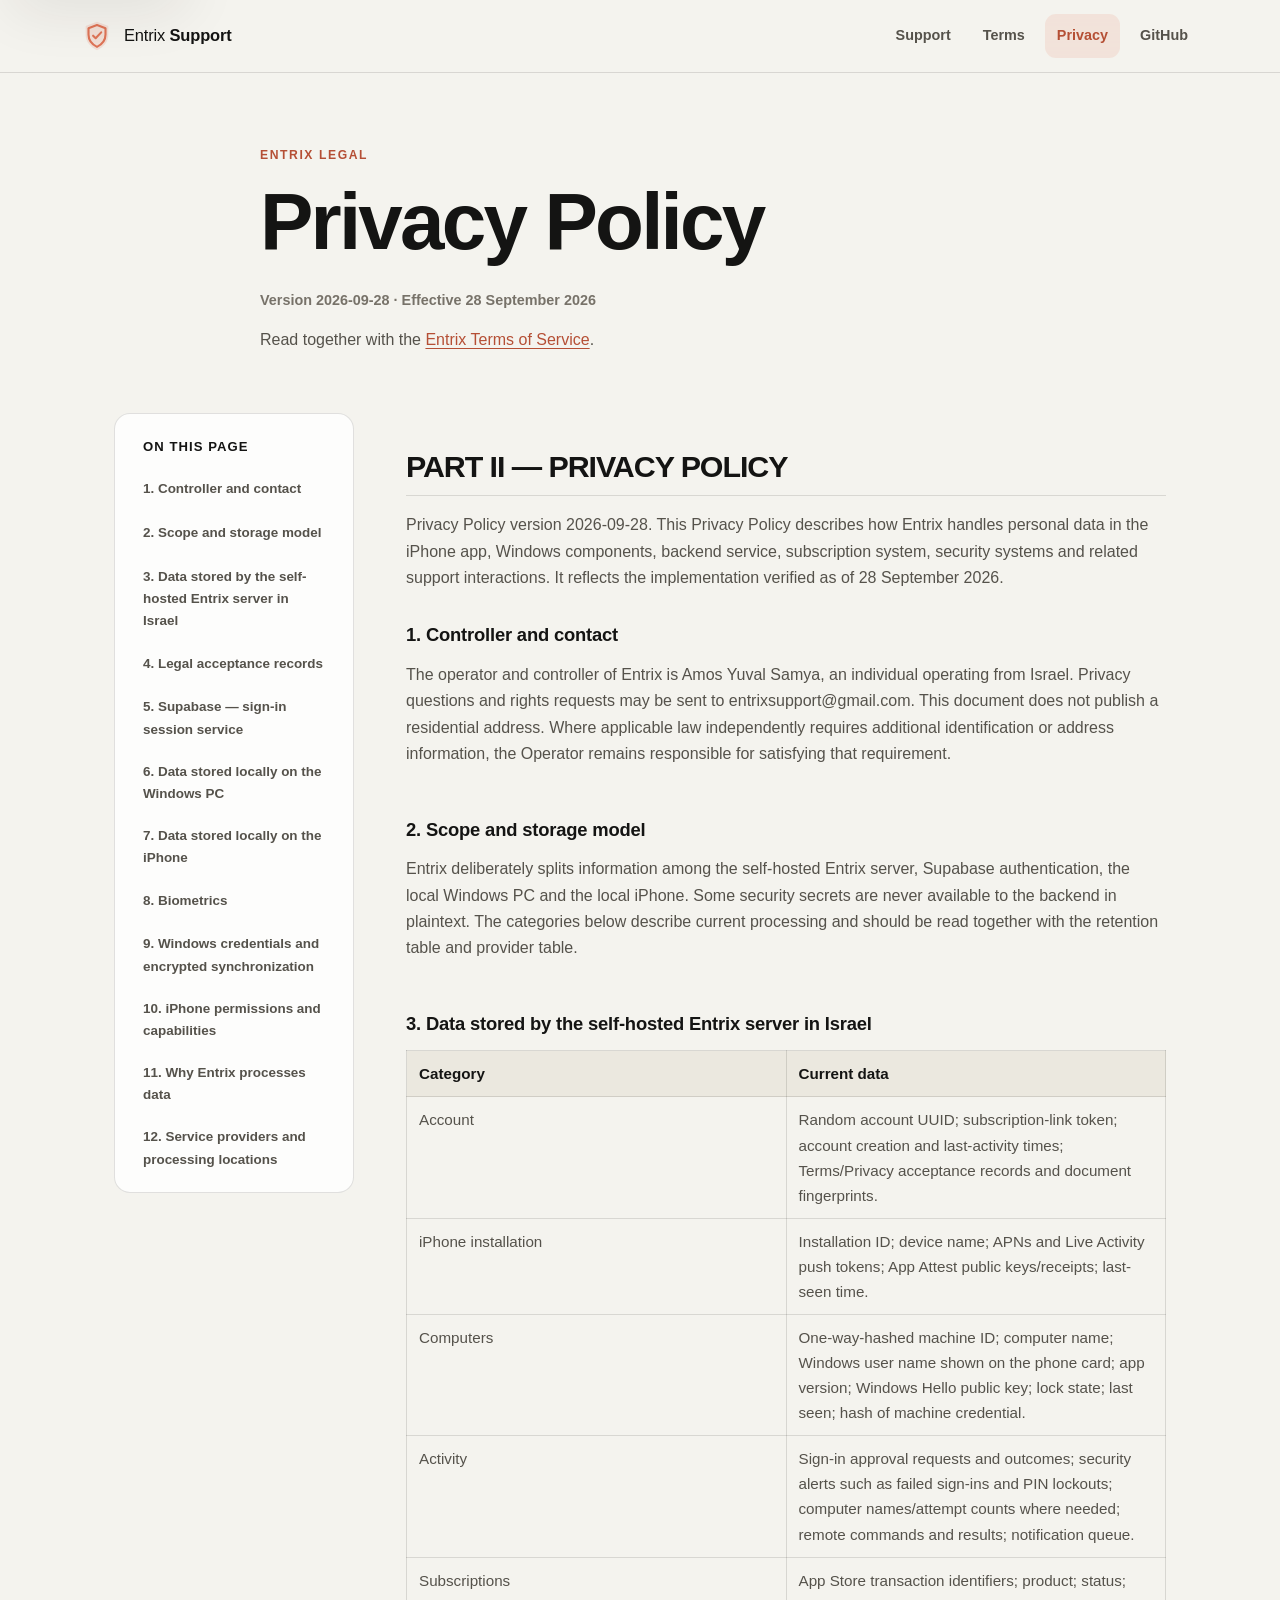
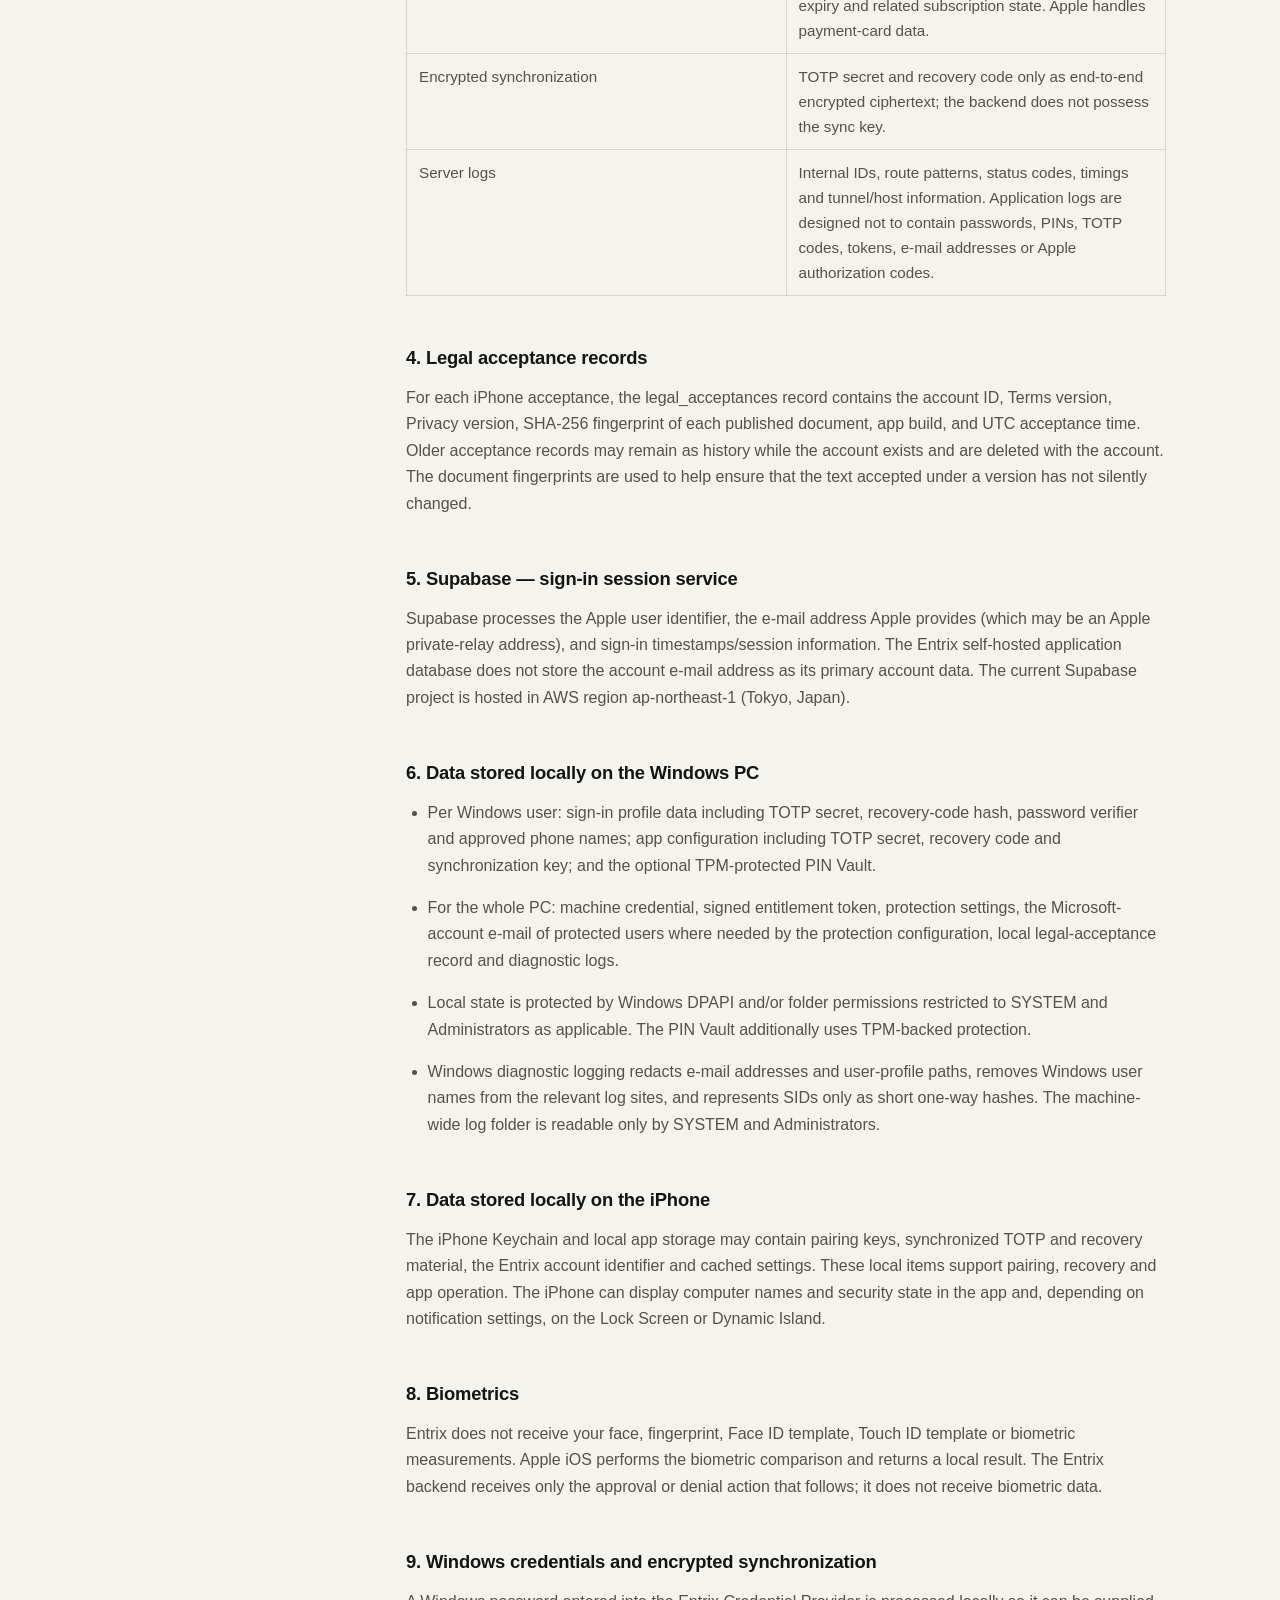
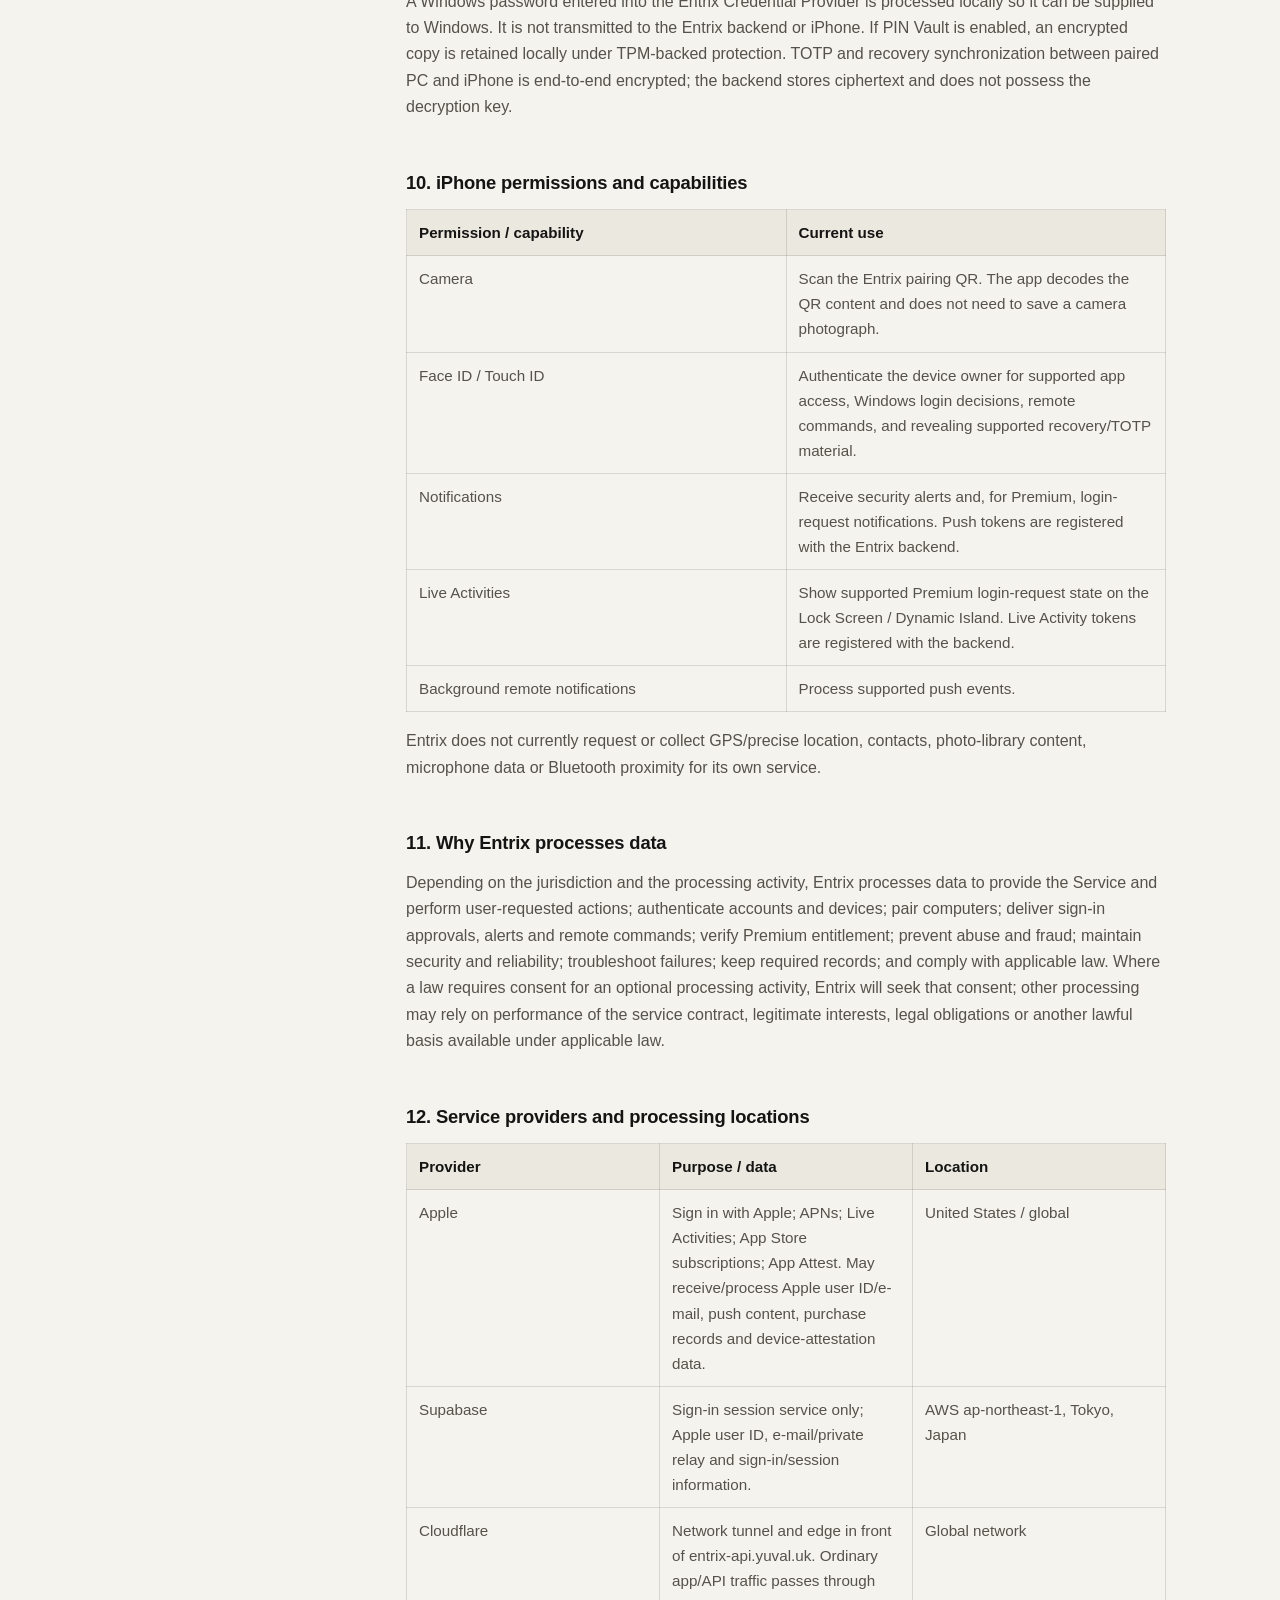
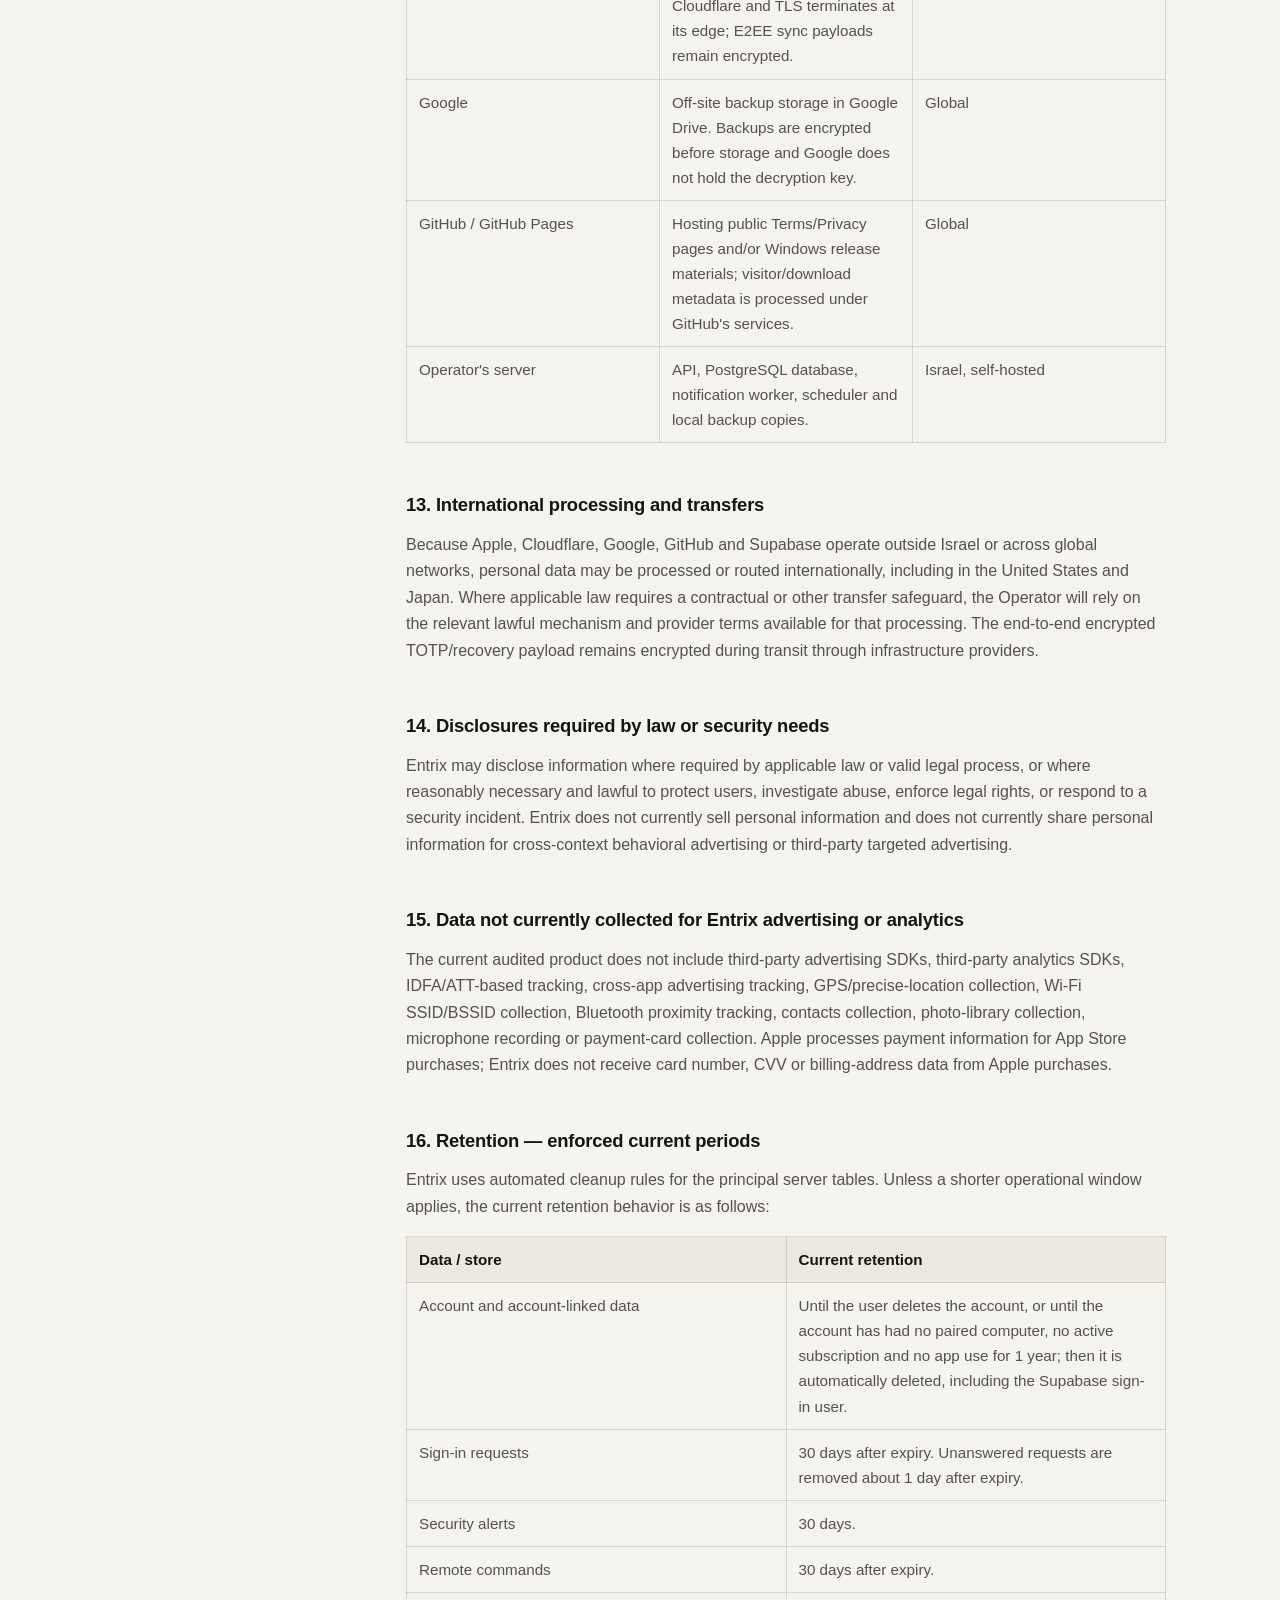
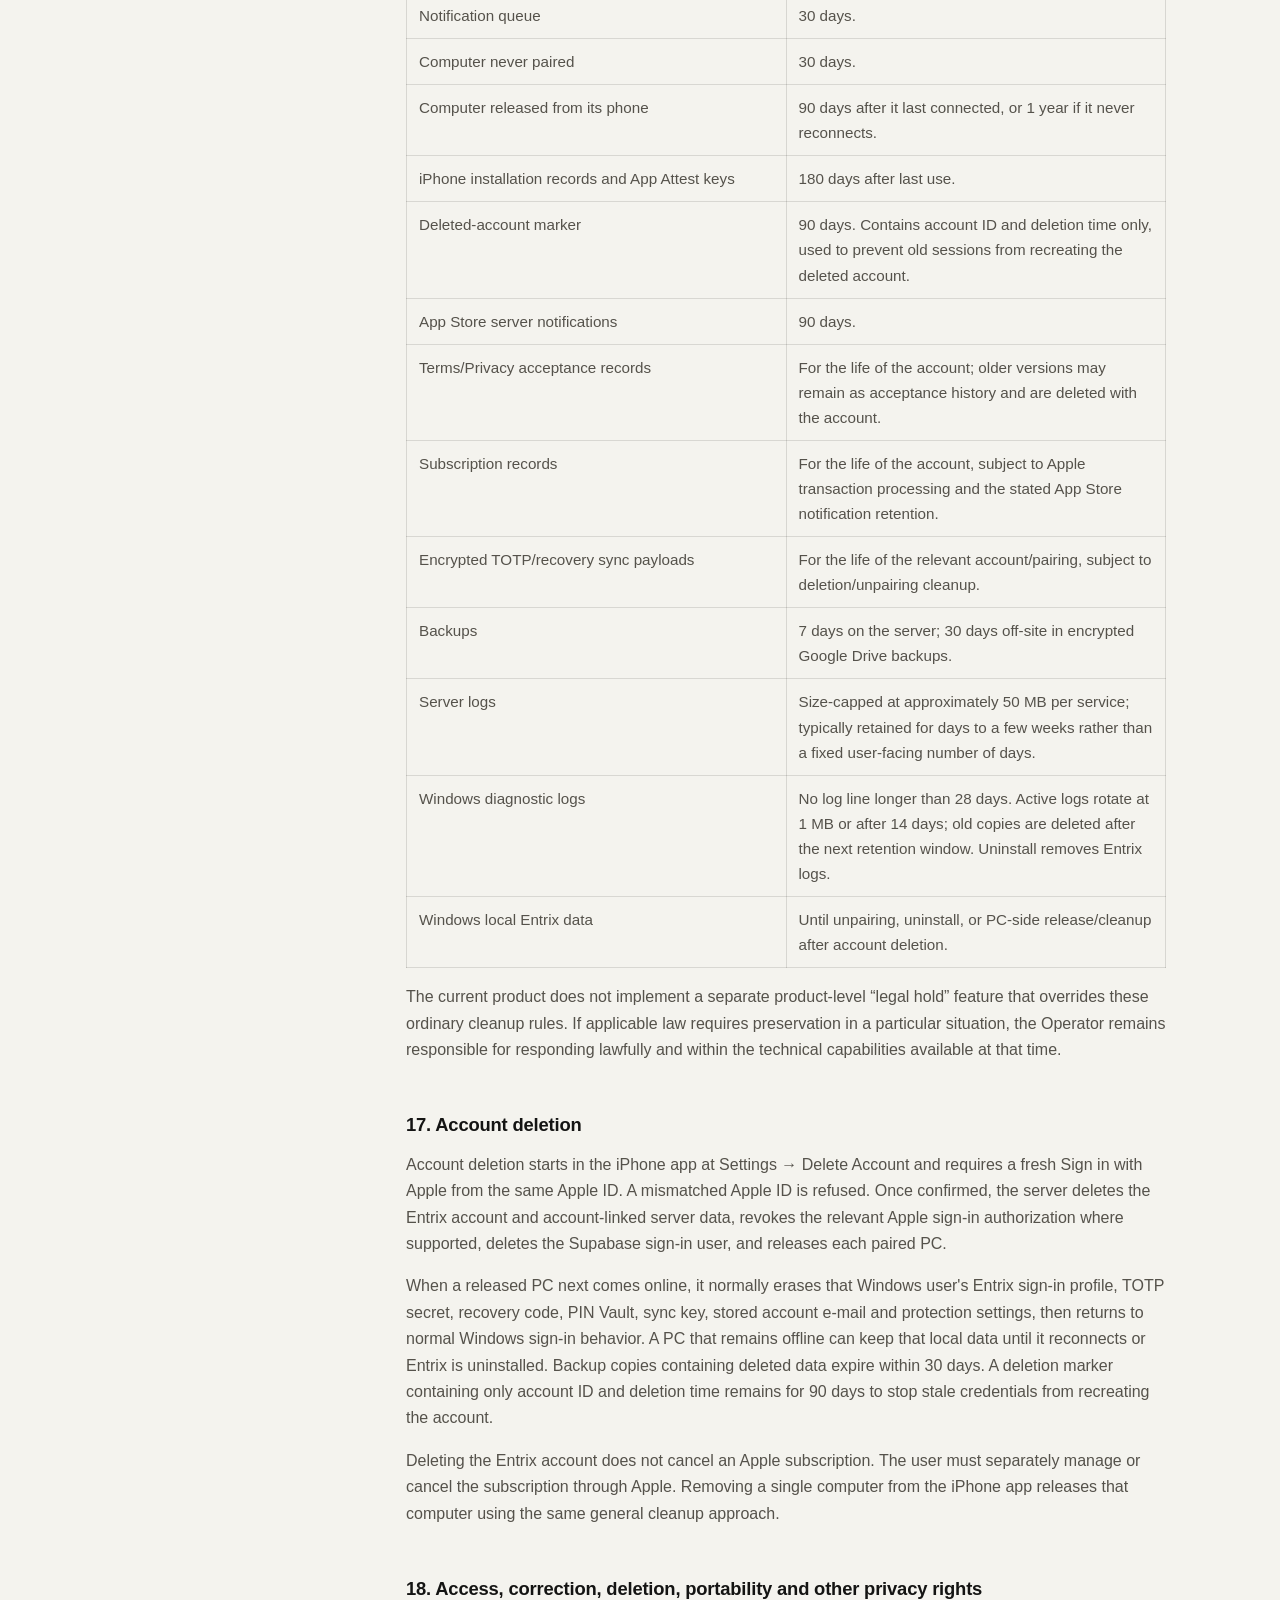
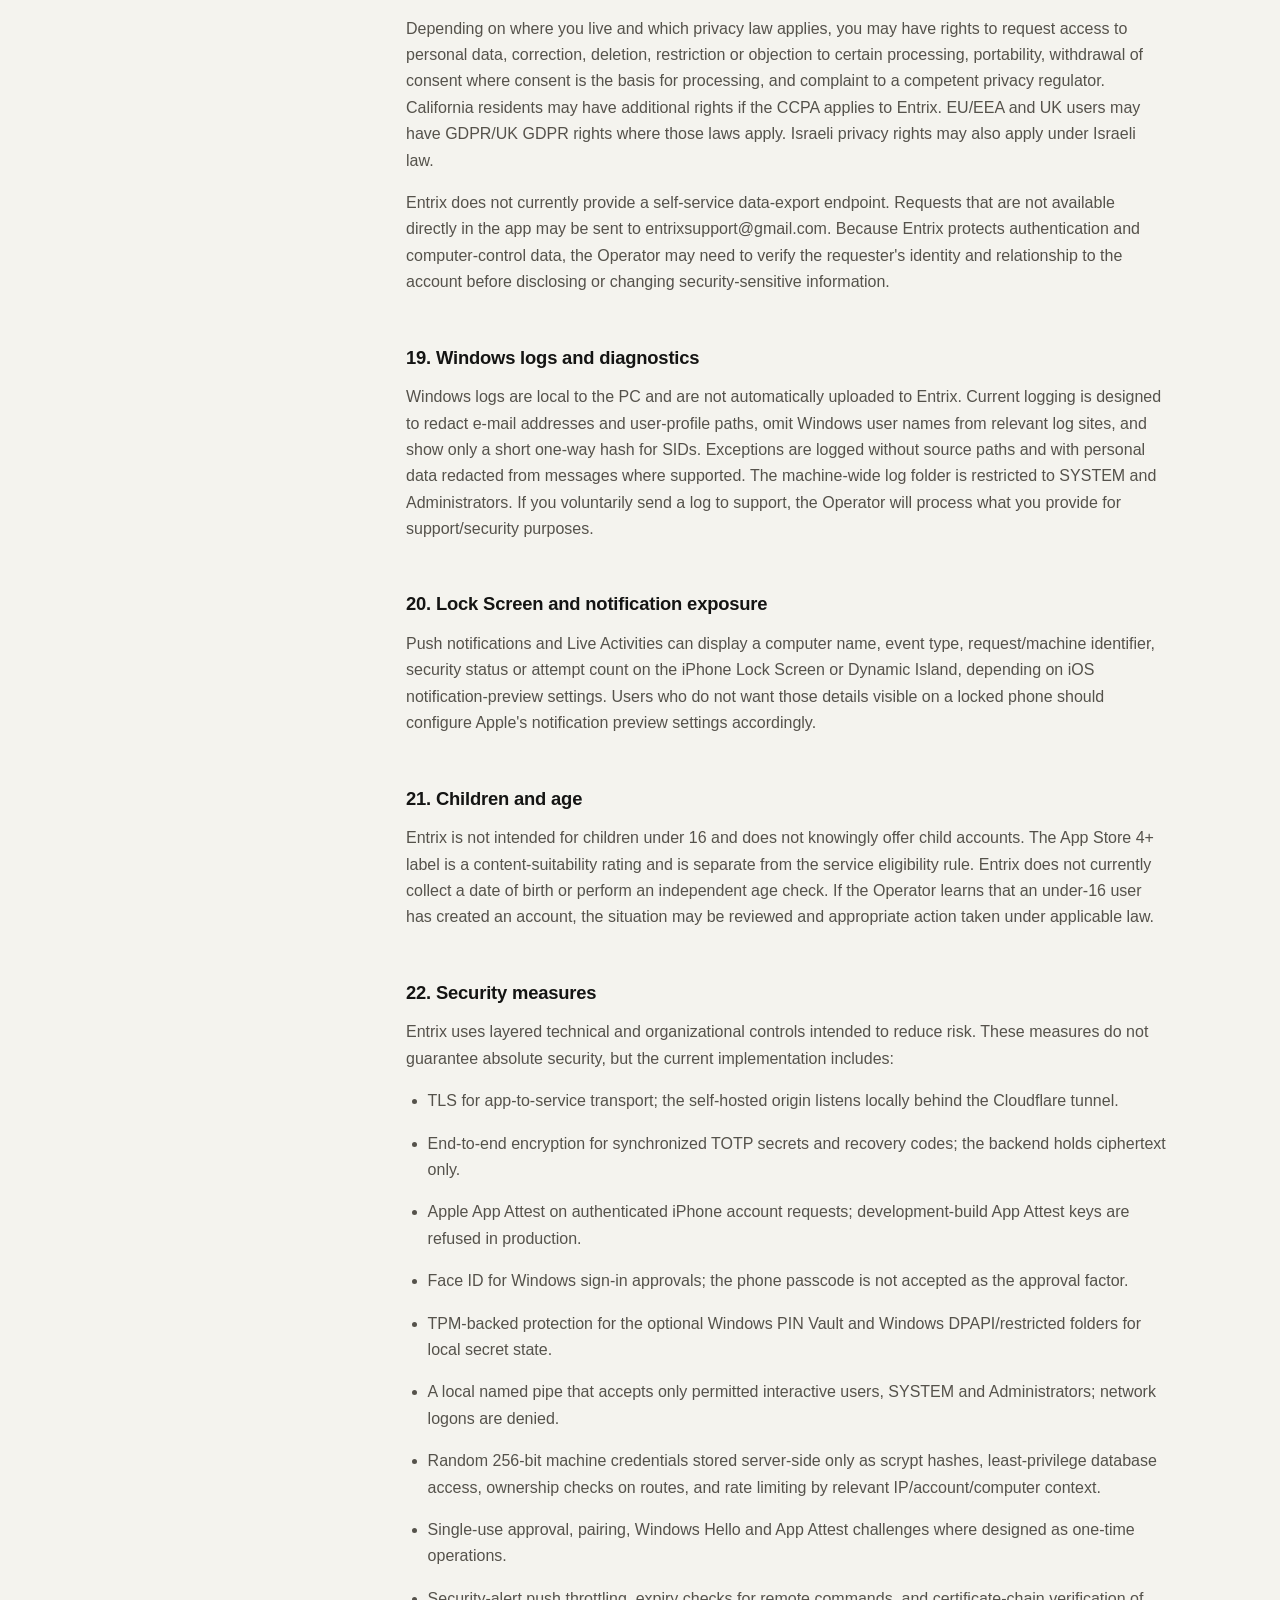
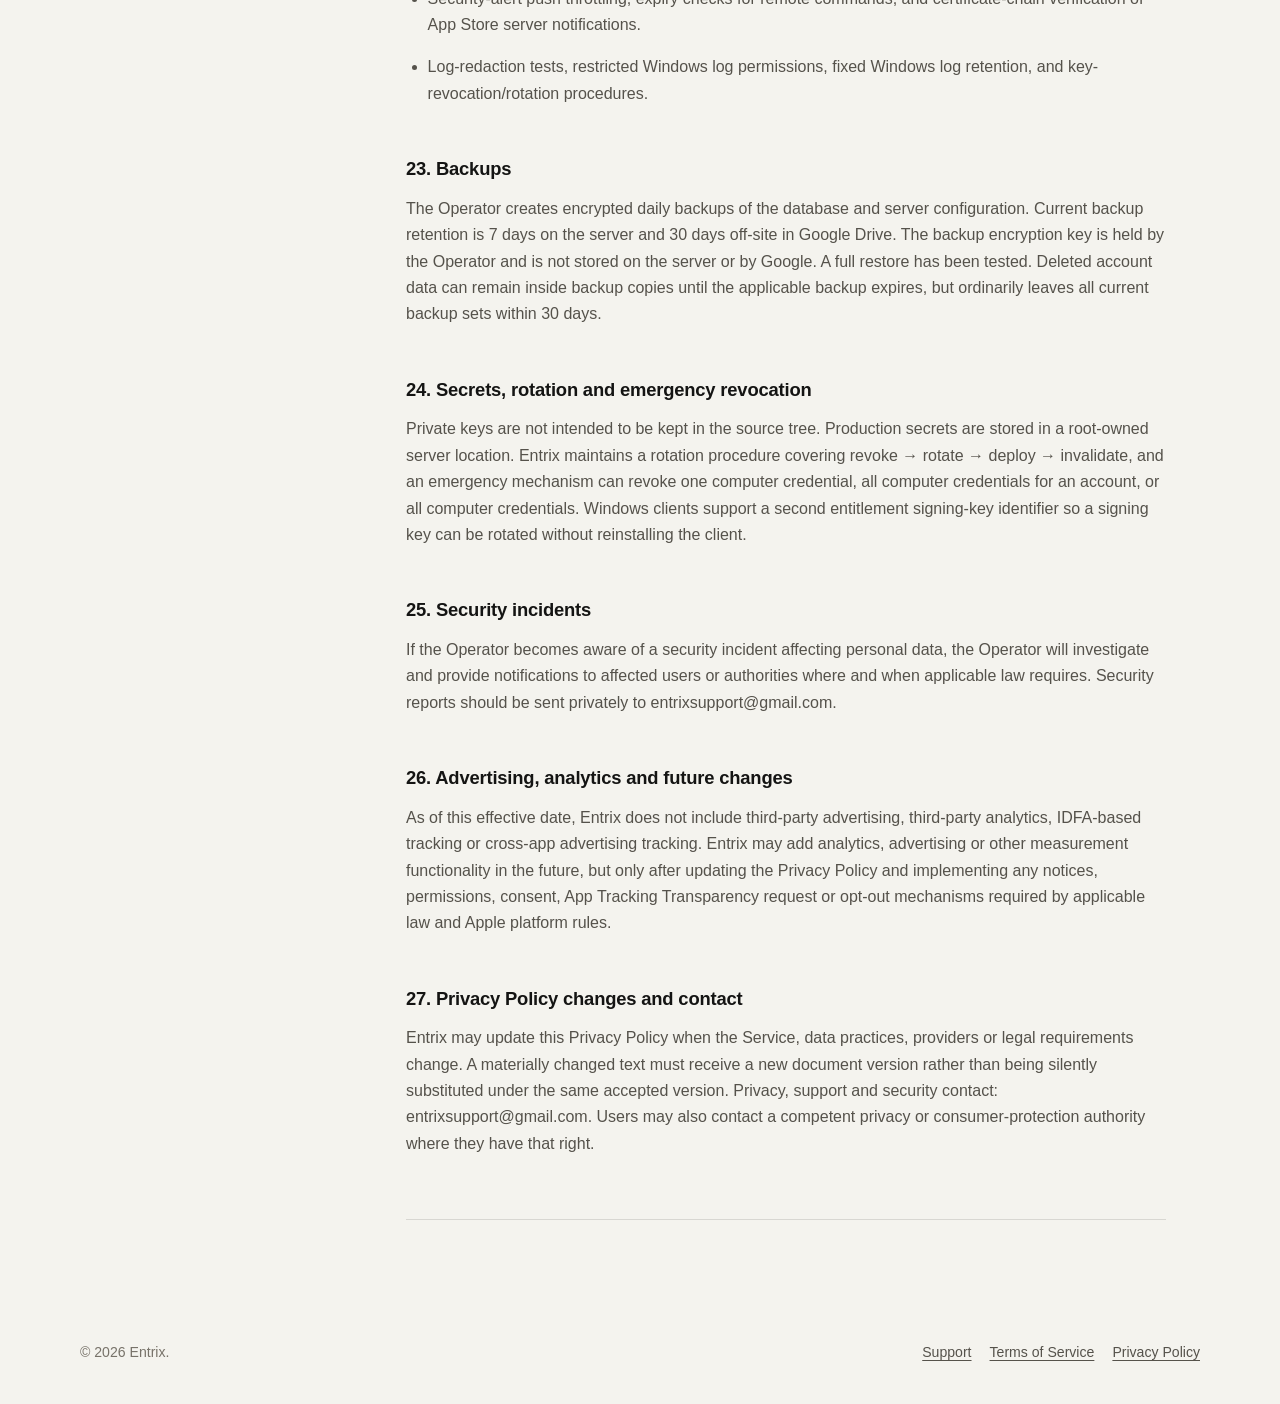
<file: privacy-2026-09-28.html>
<!doctype html>
<html lang="en">
<head>
  <meta charset="utf-8">
  <meta name="viewport" content="width=device-width, initial-scale=1">
  <meta name="description" content="Entrix Privacy Policy, version 2026-09-28.">
  <meta name="theme-color" content="#141413" media="(prefers-color-scheme: dark)">
  <meta name="theme-color" content="#f4f3ee" media="(prefers-color-scheme: light)">
  <title>Privacy Policy — Entrix</title>
  <link rel="stylesheet" href="styles.css">
</head>
<body>
  <a class="skip-link" href="#main-content">Skip to main content</a>

  <header class="site-header">
    <div class="container header-inner">
      <a class="brand" href="./" aria-label="Entrix Support home">
        <svg class="brand-mark" viewBox="0 0 48 48" aria-hidden="true">
          <path d="M24 4 40 10v12c0 10.2-6.7 18.1-16 22-9.3-3.9-16-11.8-16-22V10L24 4Z" fill="currentColor" opacity=".16"/>
          <path d="M24 8.5 36 13v9c0 7.6-4.6 13.8-12 17.4C16.6 35.8 12 29.6 12 22v-9l12-4.5Z" fill="none" stroke="currentColor" stroke-width="3" stroke-linejoin="round"/>
          <path d="m18.5 23.5 3.6 3.6 7.8-8.2" fill="none" stroke="currentColor" stroke-width="3" stroke-linecap="round" stroke-linejoin="round"/>
        </svg>
        <span>Entrix <strong>Support</strong></span>
      </a>
      <nav aria-label="Primary navigation">
        <a href="./">Support</a>
        <a href="terms.html">Terms</a>
        <a href="privacy.html" aria-current="page">Privacy</a>
        <a href="https://github.com/Hyper34275/entrix-support" rel="noopener">GitHub</a>
      </nav>
    </div>
  </header>

  <main id="main-content" class="legal-page">
    <header class="legal-hero container">
      <p class="eyebrow">Entrix legal</p>
      <h1>Privacy Policy</h1>
      <p class="updated">Version 2026-09-28 · Effective 28 September 2026</p>
      <p class="legal-companion">Read together with the <a href="terms-2026-09-28.html">Entrix Terms of Service</a>.</p>
    </header>

    <article class="legal-content container">
      <nav class="table-of-contents" aria-label="Privacy Policy contents">
        <strong>On this page</strong>
        <a href="#controller-and-contact">1. Controller and contact</a>
        <a href="#scope-and-storage-model">2. Scope and storage model</a>
        <a href="#data-stored-by-the-self-hosted-entrix-server-in-israel">3. Data stored by the self-hosted Entrix server in Israel</a>
        <a href="#legal-acceptance-records">4. Legal acceptance records</a>
        <a href="#supabase-sign-in-session-service">5. Supabase — sign-in session service</a>
        <a href="#data-stored-locally-on-the-windows-pc">6. Data stored locally on the Windows PC</a>
        <a href="#data-stored-locally-on-the-iphone">7. Data stored locally on the iPhone</a>
        <a href="#biometrics">8. Biometrics</a>
        <a href="#windows-credentials-and-encrypted-synchronization">9. Windows credentials and encrypted synchronization</a>
        <a href="#iphone-permissions-and-capabilities">10. iPhone permissions and capabilities</a>
        <a href="#why-entrix-processes-data">11. Why Entrix processes data</a>
        <a href="#service-providers-and-processing-locations">12. Service providers and processing locations</a>
        <a href="#international-processing-and-transfers">13. International processing and transfers</a>
        <a href="#disclosures-required-by-law-or-security-needs">14. Disclosures required by law or security needs</a>
        <a href="#data-not-currently-collected-for-entrix-advertising-or-analytics">15. Data not currently collected for Entrix advertising or analytics</a>
        <a href="#retention-enforced-current-periods">16. Retention — enforced current periods</a>
        <a href="#account-deletion">17. Account deletion</a>
        <a href="#access-correction-deletion-portability-and-other-privacy-rights">18. Access, correction, deletion, portability and other privacy rights</a>
        <a href="#windows-logs-and-diagnostics">19. Windows logs and diagnostics</a>
        <a href="#lock-screen-and-notification-exposure">20. Lock Screen and notification exposure</a>
        <a href="#children-and-age">21. Children and age</a>
        <a href="#security-measures">22. Security measures</a>
        <a href="#backups">23. Backups</a>
        <a href="#secrets-rotation-and-emergency-revocation">24. Secrets, rotation and emergency revocation</a>
        <a href="#security-incidents">25. Security incidents</a>
        <a href="#advertising-analytics-and-future-changes">26. Advertising, analytics and future changes</a>
        <a href="#privacy-policy-changes-and-contact">27. Privacy Policy changes and contact</a>
      </nav>

      <div class="policy-body legal-doc">
<section class="legal-part"><h2 class="part-title" id="part-ii-privacy-policy">PART II — PRIVACY POLICY</h2>
<p>Privacy Policy version 2026-09-28. This Privacy Policy describes how Entrix handles personal data in the iPhone app, Windows components, backend service, subscription system, security systems and related support interactions. It reflects the implementation verified as of 28 September 2026.</p>
<section class="legal-section"><h3 id="controller-and-contact">1. Controller and contact</h3>
<p>The operator and controller of Entrix is Amos Yuval Samya, an individual operating from Israel. Privacy questions and rights requests may be sent to entrixsupport@gmail.com. This document does not publish a residential address. Where applicable law independently requires additional identification or address information, the Operator remains responsible for satisfying that requirement.</p></section>
<section class="legal-section"><h3 id="scope-and-storage-model">2. Scope and storage model</h3>
<p>Entrix deliberately splits information among the self-hosted Entrix server, Supabase authentication, the local Windows PC and the local iPhone. Some security secrets are never available to the backend in plaintext. The categories below describe current processing and should be read together with the retention table and provider table.</p></section>
<section class="legal-section"><h3 id="data-stored-by-the-self-hosted-entrix-server-in-israel">3. Data stored by the self-hosted Entrix server in Israel</h3>
<div class="table-scroll"><table>
<colgroup>
<col style="width: 50%" />
<col style="width: 50%" />
</colgroup>
<thead>
<tr>
<th><strong>Category</strong></th>
<th><strong>Current data</strong></th>
</tr>
</thead>
<tbody>
<tr>
<td>Account</td>
<td>Random account UUID; subscription-link token; account creation and last-activity times; Terms/Privacy acceptance records and document fingerprints.</td>
</tr>
<tr>
<td>iPhone installation</td>
<td>Installation ID; device name; APNs and Live Activity push tokens; App Attest public keys/receipts; last-seen time.</td>
</tr>
<tr>
<td>Computers</td>
<td>One-way-hashed machine ID; computer name; Windows user name shown on the phone card; app version; Windows Hello public key; lock state; last seen; hash of machine credential.</td>
</tr>
<tr>
<td>Activity</td>
<td>Sign-in approval requests and outcomes; security alerts such as failed sign-ins and PIN lockouts; computer names/attempt counts where needed; remote commands and results; notification queue.</td>
</tr>
<tr>
<td>Subscriptions</td>
<td>App Store transaction identifiers; product; status; expiry and related subscription state. Apple handles payment-card data.</td>
</tr>
<tr>
<td>Encrypted synchronization</td>
<td>TOTP secret and recovery code only as end-to-end encrypted ciphertext; the backend does not possess the sync key.</td>
</tr>
<tr>
<td>Server logs</td>
<td>Internal IDs, route patterns, status codes, timings and tunnel/host information. Application logs are designed not to contain passwords, PINs, TOTP codes, tokens, e-mail addresses or Apple authorization codes.</td>
</tr>
</tbody>
</table></div></section>
<section class="legal-section"><h3 id="legal-acceptance-records">4. Legal acceptance records</h3>
<p>For each iPhone acceptance, the legal_acceptances record contains the account ID, Terms version, Privacy version, SHA-256 fingerprint of each published document, app build, and UTC acceptance time. Older acceptance records may remain as history while the account exists and are deleted with the account. The document fingerprints are used to help ensure that the text accepted under a version has not silently changed.</p></section>
<section class="legal-section"><h3 id="supabase-sign-in-session-service">5. Supabase — sign-in session service</h3>
<p>Supabase processes the Apple user identifier, the e-mail address Apple provides (which may be an Apple private-relay address), and sign-in timestamps/session information. The Entrix self-hosted application database does not store the account e-mail address as its primary account data. The current Supabase project is hosted in AWS region ap-northeast-1 (Tokyo, Japan).</p></section>
<section class="legal-section"><h3 id="data-stored-locally-on-the-windows-pc">6. Data stored locally on the Windows PC</h3>
<ul>
<li><p>Per Windows user: sign-in profile data including TOTP secret, recovery-code hash, password verifier and approved phone names; app configuration including TOTP secret, recovery code and synchronization key; and the optional TPM-protected PIN Vault.</p></li>
<li><p>For the whole PC: machine credential, signed entitlement token, protection settings, the Microsoft-account e-mail of protected users where needed by the protection configuration, local legal-acceptance record and diagnostic logs.</p></li>
<li><p>Local state is protected by Windows DPAPI and/or folder permissions restricted to SYSTEM and Administrators as applicable. The PIN Vault additionally uses TPM-backed protection.</p></li>
<li><p>Windows diagnostic logging redacts e-mail addresses and user-profile paths, removes Windows user names from the relevant log sites, and represents SIDs only as short one-way hashes. The machine-wide log folder is readable only by SYSTEM and Administrators.</p></li>
</ul></section>
<section class="legal-section"><h3 id="data-stored-locally-on-the-iphone">7. Data stored locally on the iPhone</h3>
<p>The iPhone Keychain and local app storage may contain pairing keys, synchronized TOTP and recovery material, the Entrix account identifier and cached settings. These local items support pairing, recovery and app operation. The iPhone can display computer names and security state in the app and, depending on notification settings, on the Lock Screen or Dynamic Island.</p></section>
<section class="legal-section"><h3 id="biometrics">8. Biometrics</h3>
<p>Entrix does not receive your face, fingerprint, Face ID template, Touch ID template or biometric measurements. Apple iOS performs the biometric comparison and returns a local result. The Entrix backend receives only the approval or denial action that follows; it does not receive biometric data.</p></section>
<section class="legal-section"><h3 id="windows-credentials-and-encrypted-synchronization">9. Windows credentials and encrypted synchronization</h3>
<p>A Windows password entered into the Entrix Credential Provider is processed locally so it can be supplied to Windows. It is not transmitted to the Entrix backend or iPhone. If PIN Vault is enabled, an encrypted copy is retained locally under TPM-backed protection. TOTP and recovery synchronization between paired PC and iPhone is end-to-end encrypted; the backend stores ciphertext and does not possess the decryption key.</p></section>
<section class="legal-section"><h3 id="iphone-permissions-and-capabilities">10. iPhone permissions and capabilities</h3>
<div class="table-scroll"><table>
<colgroup>
<col style="width: 50%" />
<col style="width: 50%" />
</colgroup>
<thead>
<tr>
<th><strong>Permission / capability</strong></th>
<th><strong>Current use</strong></th>
</tr>
</thead>
<tbody>
<tr>
<td>Camera</td>
<td>Scan the Entrix pairing QR. The app decodes the QR content and does not need to save a camera photograph.</td>
</tr>
<tr>
<td>Face ID / Touch ID</td>
<td>Authenticate the device owner for supported app access, Windows login decisions, remote commands, and revealing supported recovery/TOTP material.</td>
</tr>
<tr>
<td>Notifications</td>
<td>Receive security alerts and, for Premium, login-request notifications. Push tokens are registered with the Entrix backend.</td>
</tr>
<tr>
<td>Live Activities</td>
<td>Show supported Premium login-request state on the Lock Screen / Dynamic Island. Live Activity tokens are registered with the backend.</td>
</tr>
<tr>
<td>Background remote notifications</td>
<td>Process supported push events.</td>
</tr>
</tbody>
</table></div>
<p>Entrix does not currently request or collect GPS/precise location, contacts, photo-library content, microphone data or Bluetooth proximity for its own service.</p></section>
<section class="legal-section"><h3 id="why-entrix-processes-data">11. Why Entrix processes data</h3>
<p>Depending on the jurisdiction and the processing activity, Entrix processes data to provide the Service and perform user-requested actions; authenticate accounts and devices; pair computers; deliver sign-in approvals, alerts and remote commands; verify Premium entitlement; prevent abuse and fraud; maintain security and reliability; troubleshoot failures; keep required records; and comply with applicable law. Where a law requires consent for an optional processing activity, Entrix will seek that consent; other processing may rely on performance of the service contract, legitimate interests, legal obligations or another lawful basis available under applicable law.</p></section>
<section class="legal-section"><h3 id="service-providers-and-processing-locations">12. Service providers and processing locations</h3>
<div class="table-scroll"><table>
<colgroup>
<col style="width: 33%" />
<col style="width: 33%" />
<col style="width: 33%" />
</colgroup>
<thead>
<tr>
<th><strong>Provider</strong></th>
<th><strong>Purpose / data</strong></th>
<th><strong>Location</strong></th>
</tr>
</thead>
<tbody>
<tr>
<td>Apple</td>
<td>Sign in with Apple; APNs; Live Activities; App Store subscriptions; App Attest. May receive/process Apple user ID/e-mail, push content, purchase records and device-attestation data.</td>
<td>United States / global</td>
</tr>
<tr>
<td>Supabase</td>
<td>Sign-in session service only; Apple user ID, e-mail/private relay and sign-in/session information.</td>
<td>AWS ap-northeast-1, Tokyo, Japan</td>
</tr>
<tr>
<td>Cloudflare</td>
<td>Network tunnel and edge in front of entrix-api.yuval.uk. Ordinary app/API traffic passes through Cloudflare and TLS terminates at its edge; E2EE sync payloads remain encrypted.</td>
<td>Global network</td>
</tr>
<tr>
<td>Google</td>
<td>Off-site backup storage in Google Drive. Backups are encrypted before storage and Google does not hold the decryption key.</td>
<td>Global</td>
</tr>
<tr>
<td>GitHub / GitHub Pages</td>
<td>Hosting public Terms/Privacy pages and/or Windows release materials; visitor/download metadata is processed under GitHub's services.</td>
<td>Global</td>
</tr>
<tr>
<td>Operator's server</td>
<td>API, PostgreSQL database, notification worker, scheduler and local backup copies.</td>
<td>Israel, self-hosted</td>
</tr>
</tbody>
</table></div></section>
<section class="legal-section"><h3 id="international-processing-and-transfers">13. International processing and transfers</h3>
<p>Because Apple, Cloudflare, Google, GitHub and Supabase operate outside Israel or across global networks, personal data may be processed or routed internationally, including in the United States and Japan. Where applicable law requires a contractual or other transfer safeguard, the Operator will rely on the relevant lawful mechanism and provider terms available for that processing. The end-to-end encrypted TOTP/recovery payload remains encrypted during transit through infrastructure providers.</p></section>
<section class="legal-section"><h3 id="disclosures-required-by-law-or-security-needs">14. Disclosures required by law or security needs</h3>
<p>Entrix may disclose information where required by applicable law or valid legal process, or where reasonably necessary and lawful to protect users, investigate abuse, enforce legal rights, or respond to a security incident. Entrix does not currently sell personal information and does not currently share personal information for cross-context behavioral advertising or third-party targeted advertising.</p></section>
<section class="legal-section"><h3 id="data-not-currently-collected-for-entrix-advertising-or-analytics">15. Data not currently collected for Entrix advertising or analytics</h3>
<p>The current audited product does not include third-party advertising SDKs, third-party analytics SDKs, IDFA/ATT-based tracking, cross-app advertising tracking, GPS/precise-location collection, Wi-Fi SSID/BSSID collection, Bluetooth proximity tracking, contacts collection, photo-library collection, microphone recording or payment-card collection. Apple processes payment information for App Store purchases; Entrix does not receive card number, CVV or billing-address data from Apple purchases.</p></section>
<section class="legal-section"><h3 id="retention-enforced-current-periods">16. Retention — enforced current periods</h3>
<p>Entrix uses automated cleanup rules for the principal server tables. Unless a shorter operational window applies, the current retention behavior is as follows:</p>
<div class="table-scroll"><table>
<colgroup>
<col style="width: 50%" />
<col style="width: 50%" />
</colgroup>
<thead>
<tr>
<th><strong>Data / store</strong></th>
<th><strong>Current retention</strong></th>
</tr>
</thead>
<tbody>
<tr>
<td>Account and account-linked data</td>
<td>Until the user deletes the account, or until the account has had no paired computer, no active subscription and no app use for 1 year; then it is automatically deleted, including the Supabase sign-in user.</td>
</tr>
<tr>
<td>Sign-in requests</td>
<td>30 days after expiry. Unanswered requests are removed about 1 day after expiry.</td>
</tr>
<tr>
<td>Security alerts</td>
<td>30 days.</td>
</tr>
<tr>
<td>Remote commands</td>
<td>30 days after expiry.</td>
</tr>
<tr>
<td>Notification queue</td>
<td>30 days.</td>
</tr>
<tr>
<td>Computer never paired</td>
<td>30 days.</td>
</tr>
<tr>
<td>Computer released from its phone</td>
<td>90 days after it last connected, or 1 year if it never reconnects.</td>
</tr>
<tr>
<td>iPhone installation records and App Attest keys</td>
<td>180 days after last use.</td>
</tr>
<tr>
<td>Deleted-account marker</td>
<td>90 days. Contains account ID and deletion time only, used to prevent old sessions from recreating the deleted account.</td>
</tr>
<tr>
<td>App Store server notifications</td>
<td>90 days.</td>
</tr>
<tr>
<td>Terms/Privacy acceptance records</td>
<td>For the life of the account; older versions may remain as acceptance history and are deleted with the account.</td>
</tr>
<tr>
<td>Subscription records</td>
<td>For the life of the account, subject to Apple transaction processing and the stated App Store notification retention.</td>
</tr>
<tr>
<td>Encrypted TOTP/recovery sync payloads</td>
<td>For the life of the relevant account/pairing, subject to deletion/unpairing cleanup.</td>
</tr>
<tr>
<td>Backups</td>
<td>7 days on the server; 30 days off-site in encrypted Google Drive backups.</td>
</tr>
<tr>
<td>Server logs</td>
<td>Size-capped at approximately 50 MB per service; typically retained for days to a few weeks rather than a fixed user-facing number of days.</td>
</tr>
<tr>
<td>Windows diagnostic logs</td>
<td>No log line longer than 28 days. Active logs rotate at 1 MB or after 14 days; old copies are deleted after the next retention window. Uninstall removes Entrix logs.</td>
</tr>
<tr>
<td>Windows local Entrix data</td>
<td>Until unpairing, uninstall, or PC-side release/cleanup after account deletion.</td>
</tr>
</tbody>
</table></div>
<p>The current product does not implement a separate product-level “legal hold” feature that overrides these ordinary cleanup rules. If applicable law requires preservation in a particular situation, the Operator remains responsible for responding lawfully and within the technical capabilities available at that time.</p></section>
<section class="legal-section"><h3 id="account-deletion">17. Account deletion</h3>
<p>Account deletion starts in the iPhone app at Settings → Delete Account and requires a fresh Sign in with Apple from the same Apple ID. A mismatched Apple ID is refused. Once confirmed, the server deletes the Entrix account and account-linked server data, revokes the relevant Apple sign-in authorization where supported, deletes the Supabase sign-in user, and releases each paired PC.</p>
<p>When a released PC next comes online, it normally erases that Windows user's Entrix sign-in profile, TOTP secret, recovery code, PIN Vault, sync key, stored account e-mail and protection settings, then returns to normal Windows sign-in behavior. A PC that remains offline can keep that local data until it reconnects or Entrix is uninstalled. Backup copies containing deleted data expire within 30 days. A deletion marker containing only account ID and deletion time remains for 90 days to stop stale credentials from recreating the account.</p>
<p>Deleting the Entrix account does not cancel an Apple subscription. The user must separately manage or cancel the subscription through Apple. Removing a single computer from the iPhone app releases that computer using the same general cleanup approach.</p></section>
<section class="legal-section"><h3 id="access-correction-deletion-portability-and-other-privacy-rights">18. Access, correction, deletion, portability and other privacy rights</h3>
<p>Depending on where you live and which privacy law applies, you may have rights to request access to personal data, correction, deletion, restriction or objection to certain processing, portability, withdrawal of consent where consent is the basis for processing, and complaint to a competent privacy regulator. California residents may have additional rights if the CCPA applies to Entrix. EU/EEA and UK users may have GDPR/UK GDPR rights where those laws apply. Israeli privacy rights may also apply under Israeli law.</p>
<p>Entrix does not currently provide a self-service data-export endpoint. Requests that are not available directly in the app may be sent to entrixsupport@gmail.com. Because Entrix protects authentication and computer-control data, the Operator may need to verify the requester's identity and relationship to the account before disclosing or changing security-sensitive information.</p></section>
<section class="legal-section"><h3 id="windows-logs-and-diagnostics">19. Windows logs and diagnostics</h3>
<p>Windows logs are local to the PC and are not automatically uploaded to Entrix. Current logging is designed to redact e-mail addresses and user-profile paths, omit Windows user names from relevant log sites, and show only a short one-way hash for SIDs. Exceptions are logged without source paths and with personal data redacted from messages where supported. The machine-wide log folder is restricted to SYSTEM and Administrators. If you voluntarily send a log to support, the Operator will process what you provide for support/security purposes.</p></section>
<section class="legal-section"><h3 id="lock-screen-and-notification-exposure">20. Lock Screen and notification exposure</h3>
<p>Push notifications and Live Activities can display a computer name, event type, request/machine identifier, security status or attempt count on the iPhone Lock Screen or Dynamic Island, depending on iOS notification-preview settings. Users who do not want those details visible on a locked phone should configure Apple's notification preview settings accordingly.</p></section>
<section class="legal-section"><h3 id="children-and-age">21. Children and age</h3>
<p>Entrix is not intended for children under 16 and does not knowingly offer child accounts. The App Store 4+ label is a content-suitability rating and is separate from the service eligibility rule. Entrix does not currently collect a date of birth or perform an independent age check. If the Operator learns that an under-16 user has created an account, the situation may be reviewed and appropriate action taken under applicable law.</p></section>
<section class="legal-section"><h3 id="security-measures">22. Security measures</h3>
<p>Entrix uses layered technical and organizational controls intended to reduce risk. These measures do not guarantee absolute security, but the current implementation includes:</p>
<ul>
<li><p>TLS for app-to-service transport; the self-hosted origin listens locally behind the Cloudflare tunnel.</p></li>
<li><p>End-to-end encryption for synchronized TOTP secrets and recovery codes; the backend holds ciphertext only.</p></li>
<li><p>Apple App Attest on authenticated iPhone account requests; development-build App Attest keys are refused in production.</p></li>
<li><p>Face ID for Windows sign-in approvals; the phone passcode is not accepted as the approval factor.</p></li>
<li><p>TPM-backed protection for the optional Windows PIN Vault and Windows DPAPI/restricted folders for local secret state.</p></li>
<li><p>A local named pipe that accepts only permitted interactive users, SYSTEM and Administrators; network logons are denied.</p></li>
<li><p>Random 256-bit machine credentials stored server-side only as scrypt hashes, least-privilege database access, ownership checks on routes, and rate limiting by relevant IP/account/computer context.</p></li>
<li><p>Single-use approval, pairing, Windows Hello and App Attest challenges where designed as one-time operations.</p></li>
<li><p>Security-alert push throttling, expiry checks for remote commands, and certificate-chain verification of App Store server notifications.</p></li>
<li><p>Log-redaction tests, restricted Windows log permissions, fixed Windows log retention, and key-revocation/rotation procedures.</p></li>
</ul></section>
<section class="legal-section"><h3 id="backups">23. Backups</h3>
<p>The Operator creates encrypted daily backups of the database and server configuration. Current backup retention is 7 days on the server and 30 days off-site in Google Drive. The backup encryption key is held by the Operator and is not stored on the server or by Google. A full restore has been tested. Deleted account data can remain inside backup copies until the applicable backup expires, but ordinarily leaves all current backup sets within 30 days.</p></section>
<section class="legal-section"><h3 id="secrets-rotation-and-emergency-revocation">24. Secrets, rotation and emergency revocation</h3>
<p>Private keys are not intended to be kept in the source tree. Production secrets are stored in a root-owned server location. Entrix maintains a rotation procedure covering revoke → rotate → deploy → invalidate, and an emergency mechanism can revoke one computer credential, all computer credentials for an account, or all computer credentials. Windows clients support a second entitlement signing-key identifier so a signing key can be rotated without reinstalling the client.</p></section>
<section class="legal-section"><h3 id="security-incidents">25. Security incidents</h3>
<p>If the Operator becomes aware of a security incident affecting personal data, the Operator will investigate and provide notifications to affected users or authorities where and when applicable law requires. Security reports should be sent privately to entrixsupport@gmail.com.</p></section>
<section class="legal-section"><h3 id="advertising-analytics-and-future-changes">26. Advertising, analytics and future changes</h3>
<p>As of this effective date, Entrix does not include third-party advertising, third-party analytics, IDFA-based tracking or cross-app advertising tracking. Entrix may add analytics, advertising or other measurement functionality in the future, but only after updating the Privacy Policy and implementing any notices, permissions, consent, App Tracking Transparency request or opt-out mechanisms required by applicable law and Apple platform rules.</p></section>
<section class="legal-section"><h3 id="privacy-policy-changes-and-contact">27. Privacy Policy changes and contact</h3>
<p>Entrix may update this Privacy Policy when the Service, data practices, providers or legal requirements change. A materially changed text must receive a new document version rather than being silently substituted under the same accepted version. Privacy, support and security contact: entrixsupport@gmail.com. Users may also contact a competent privacy or consumer-protection authority where they have that right.</p></section>
</section>
      </div>
    </article>
  </main>

  <footer class="site-footer">
    <div class="container footer-inner">
      <p>&copy; 2026 Entrix.</p>
      <div>
        <a href="./">Support</a>
        <a href="terms.html">Terms of Service</a>
        <a href="privacy.html">Privacy Policy</a>
      </div>
    </div>
  </footer>
</body>
</html>
</file>
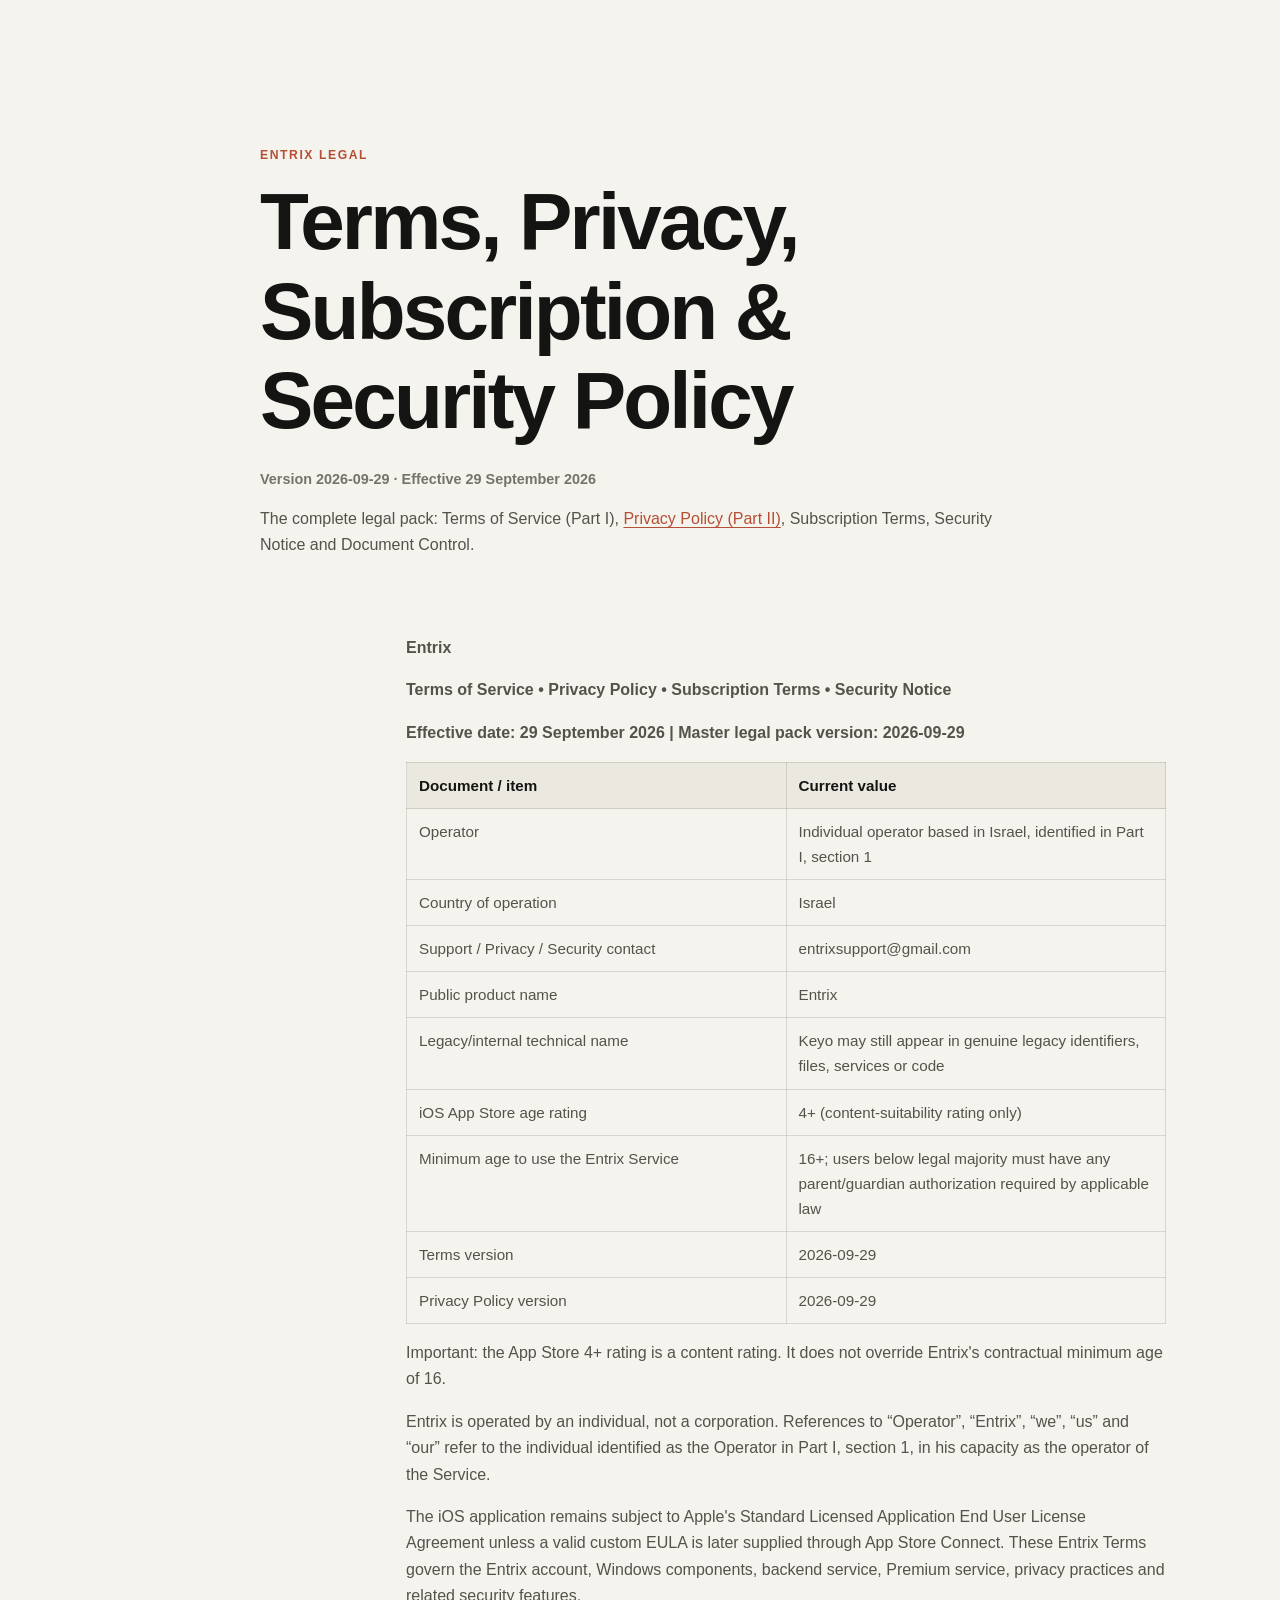
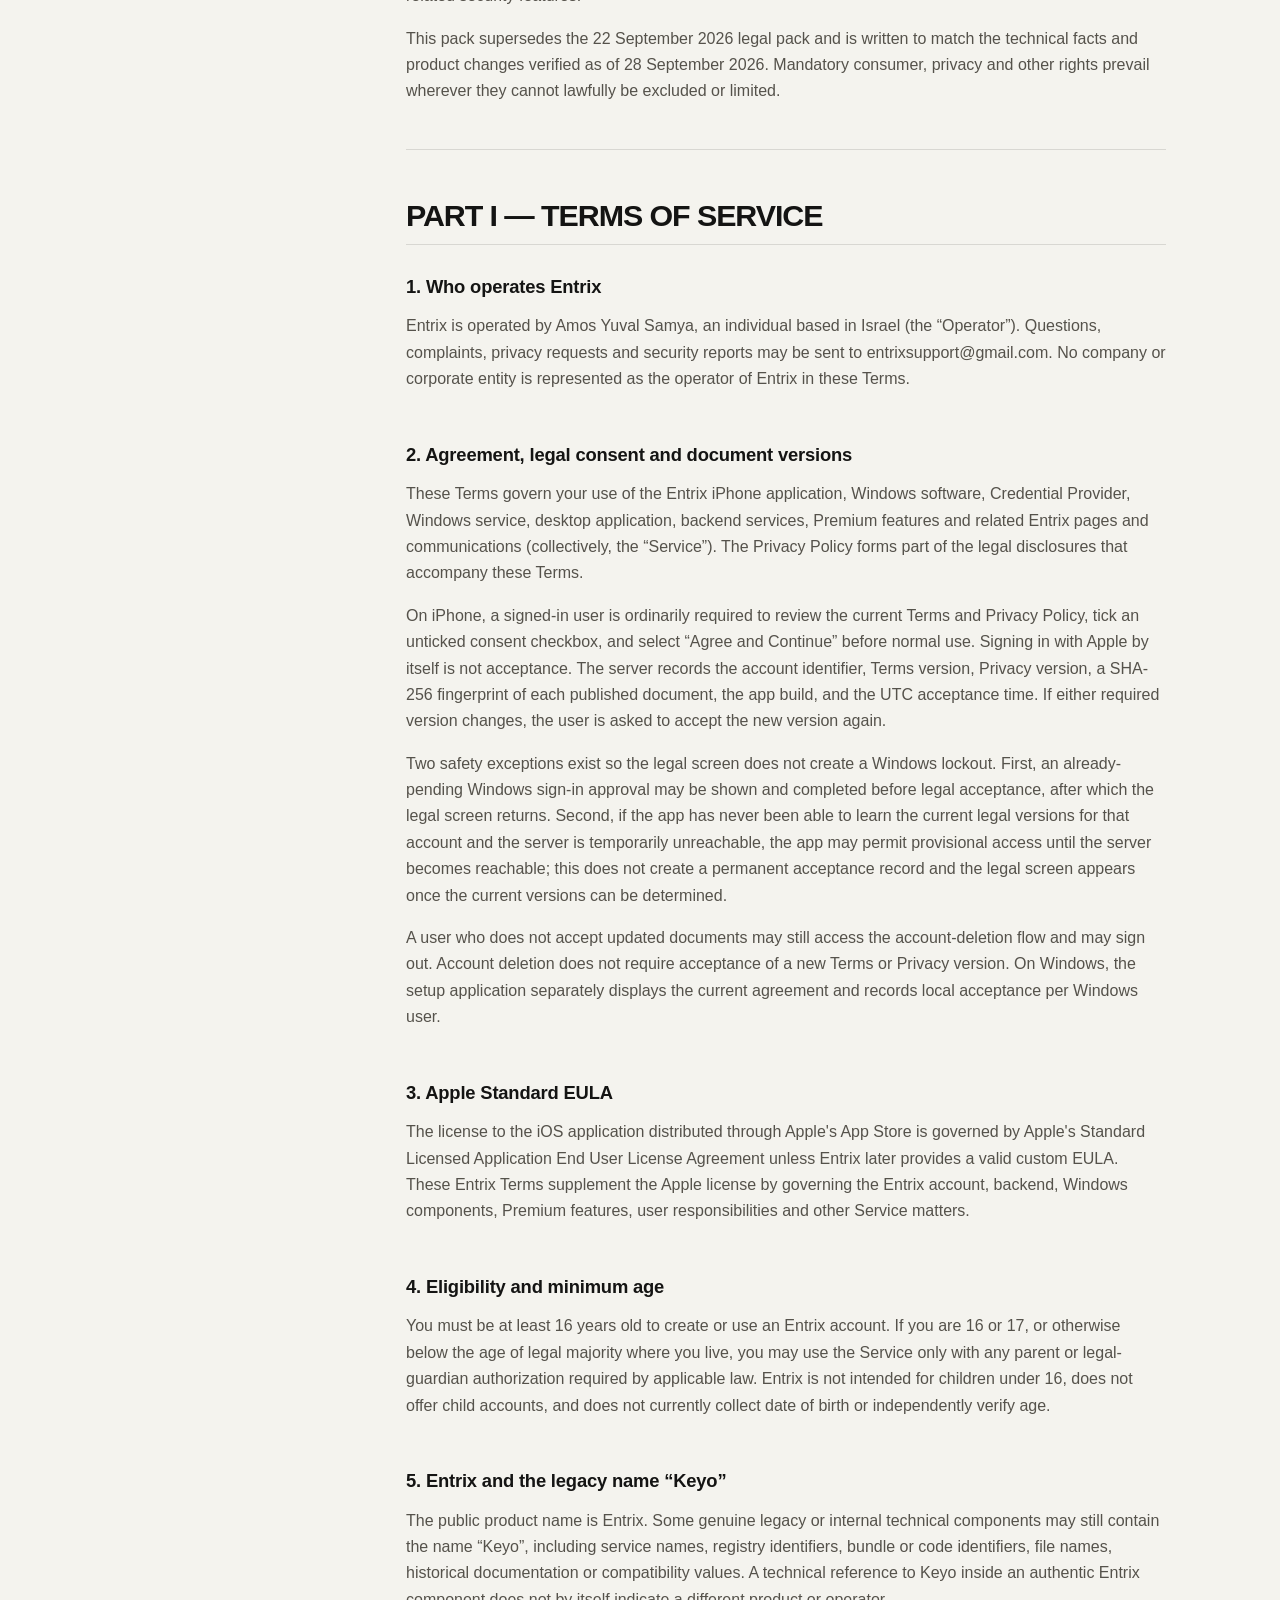
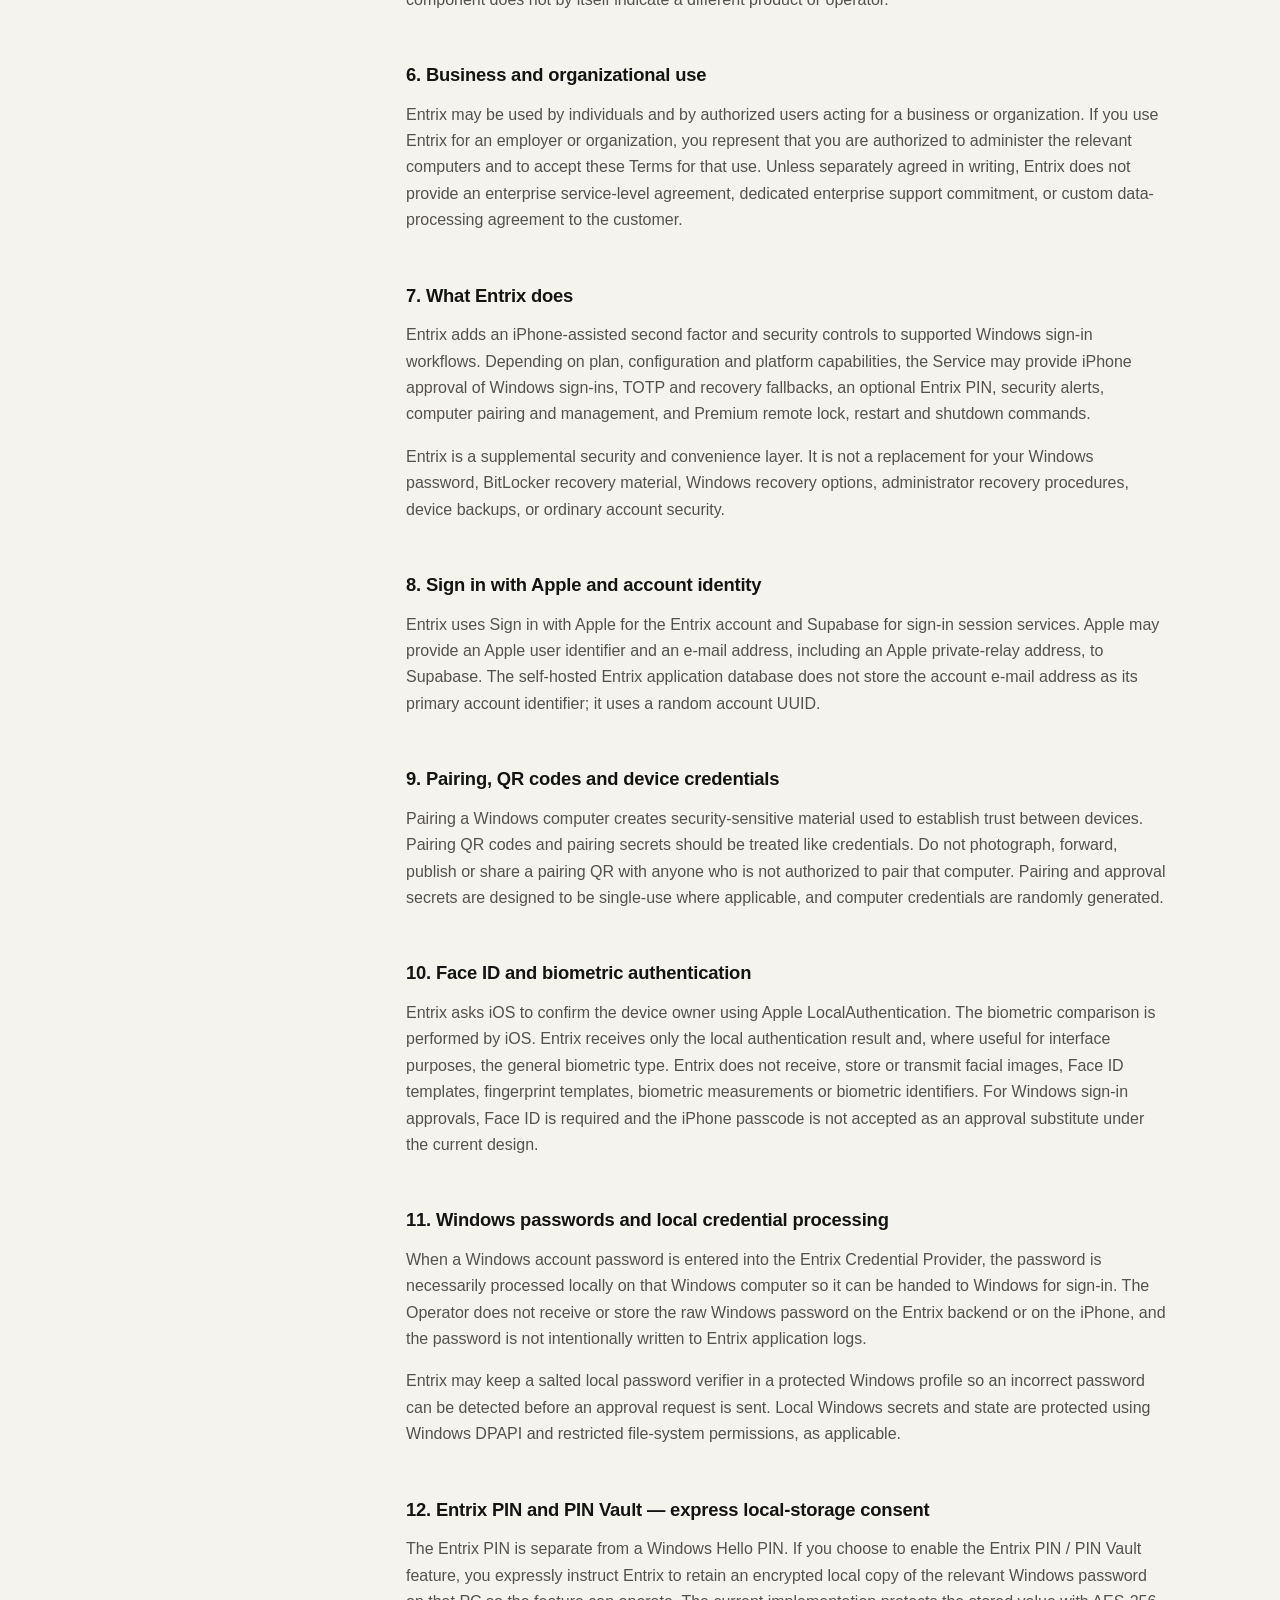
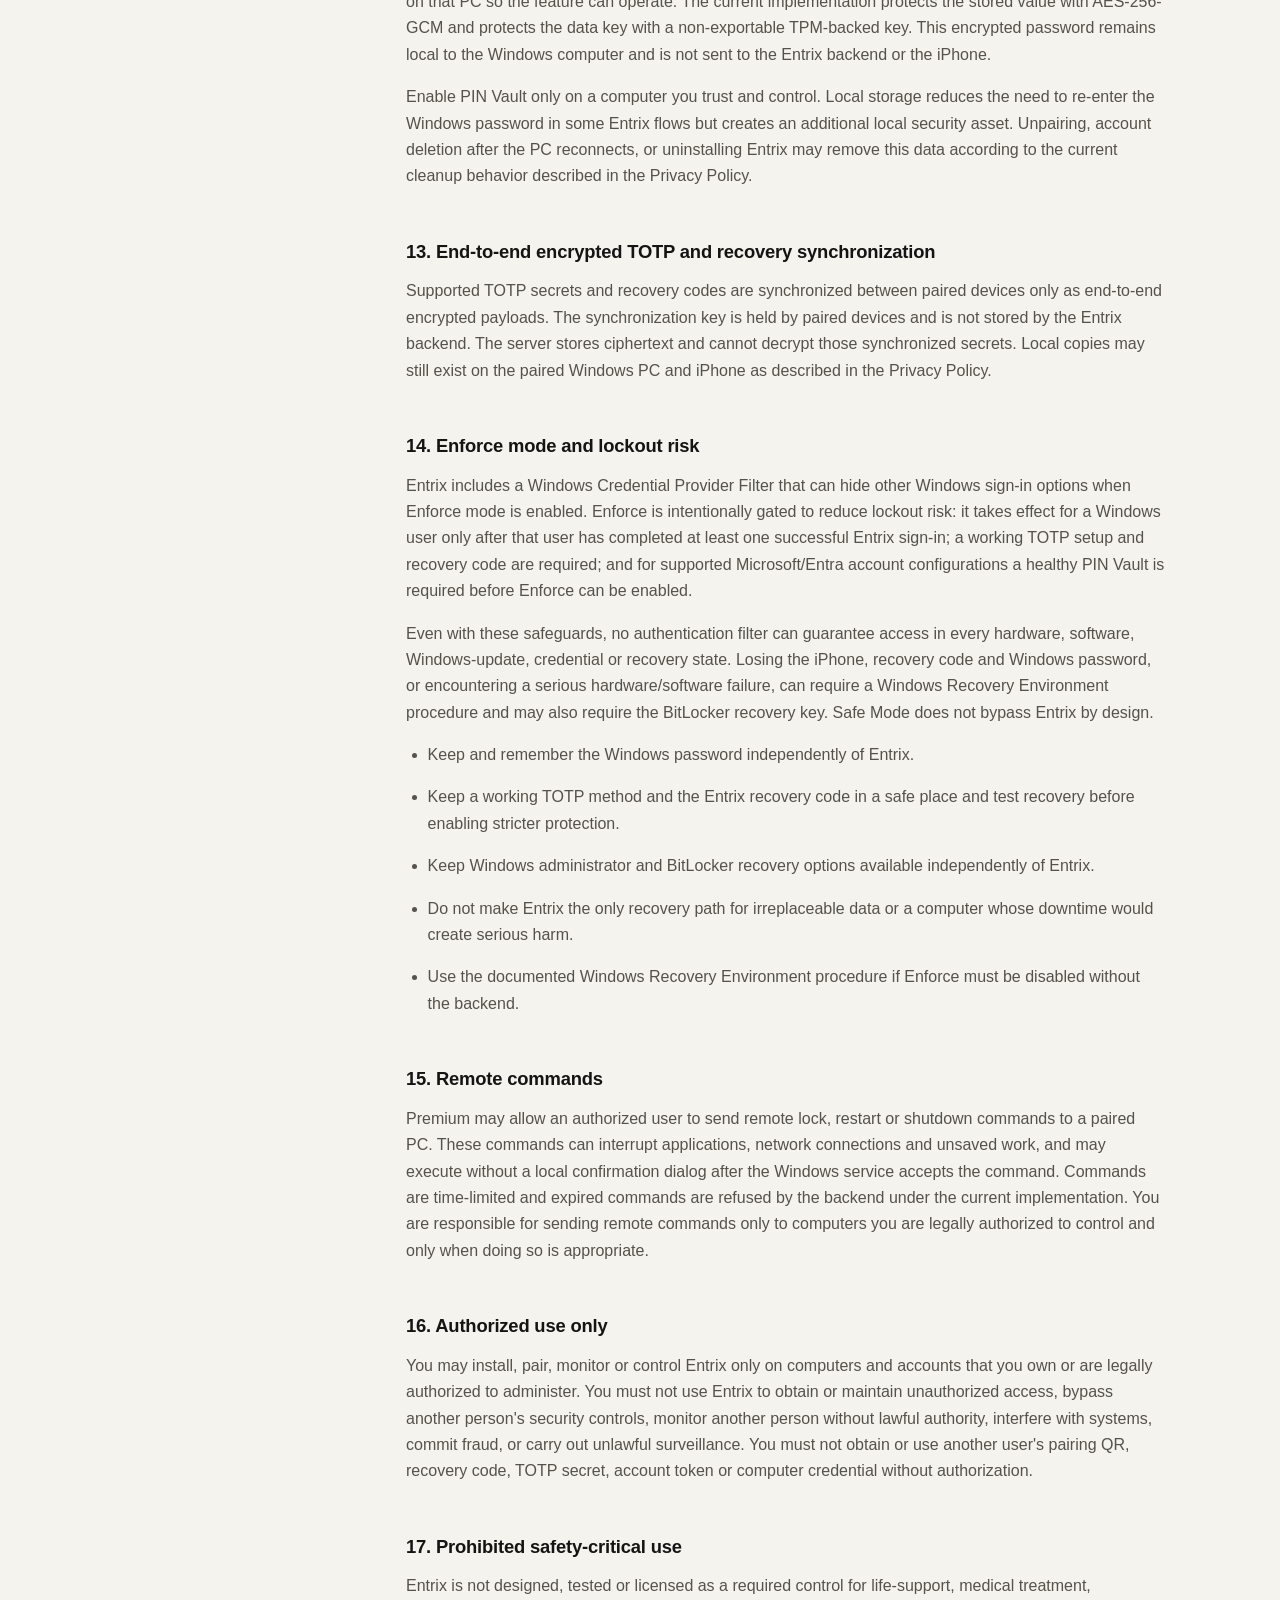
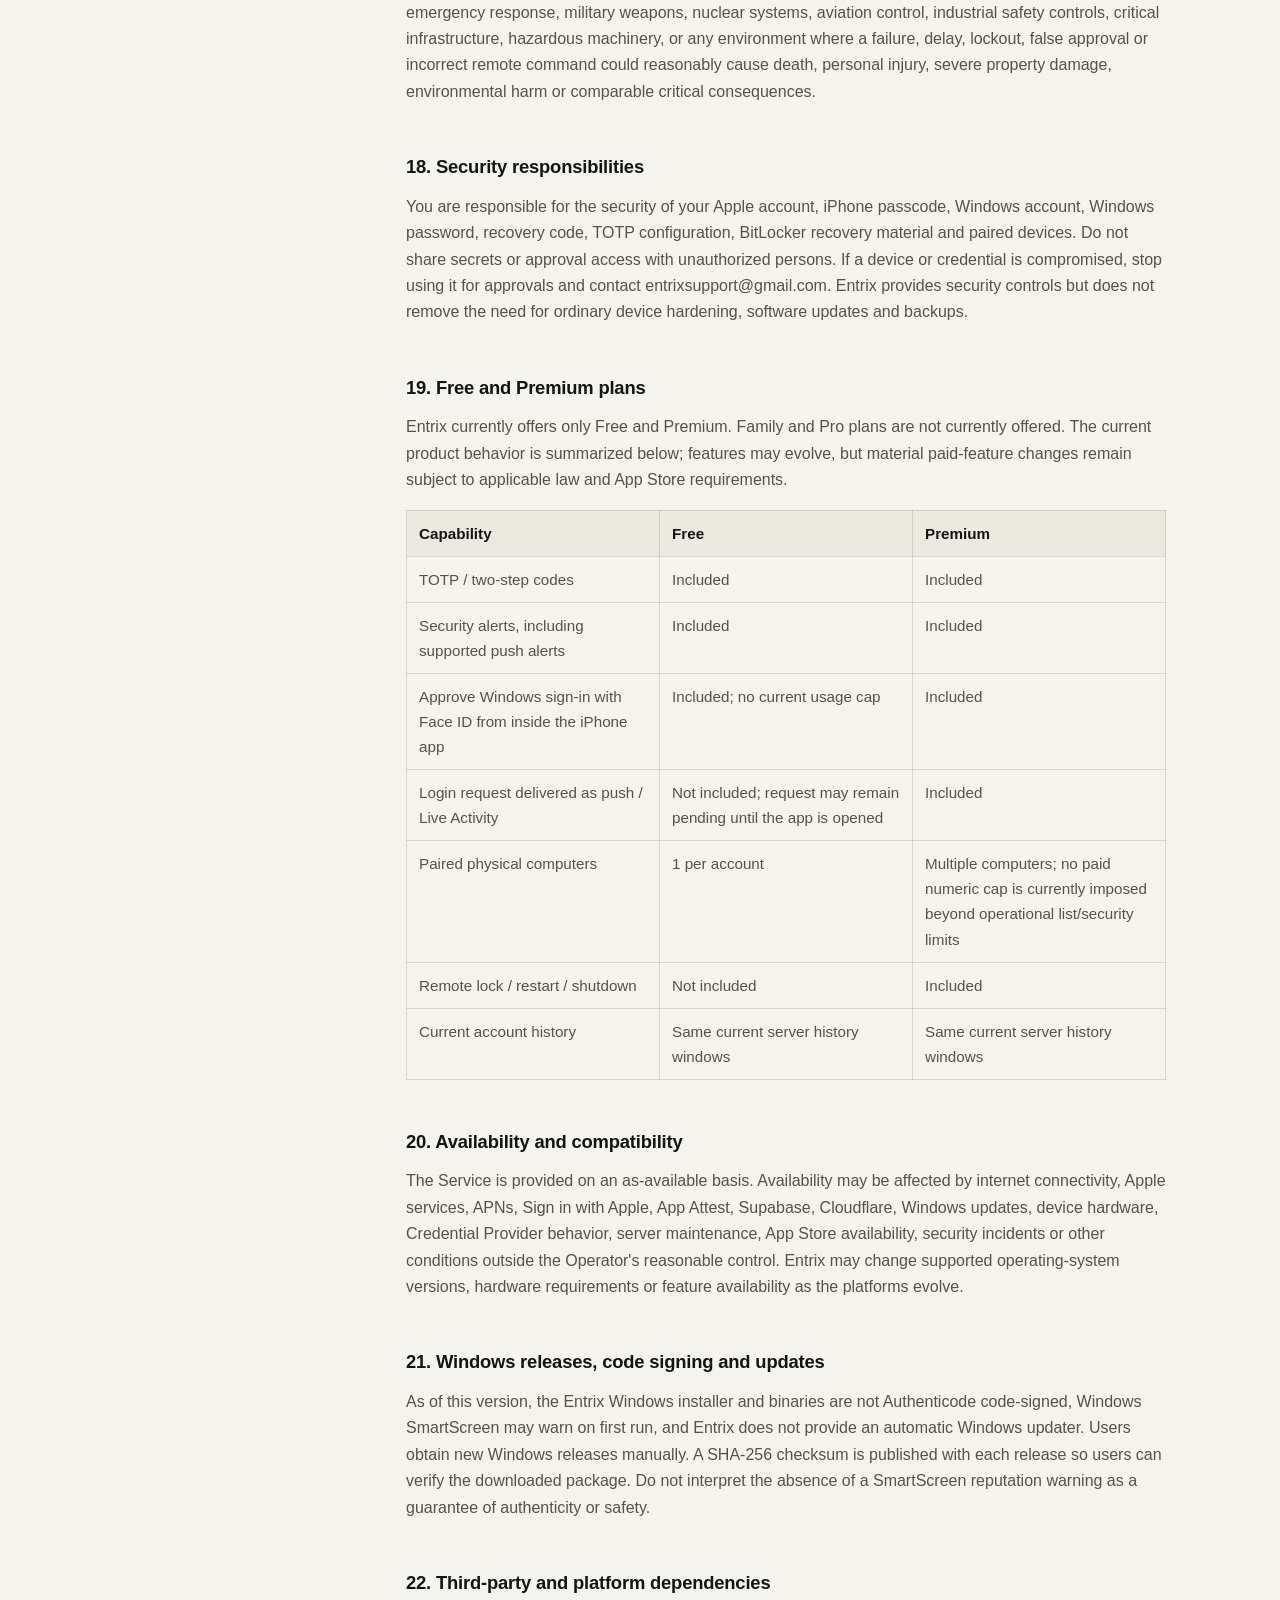
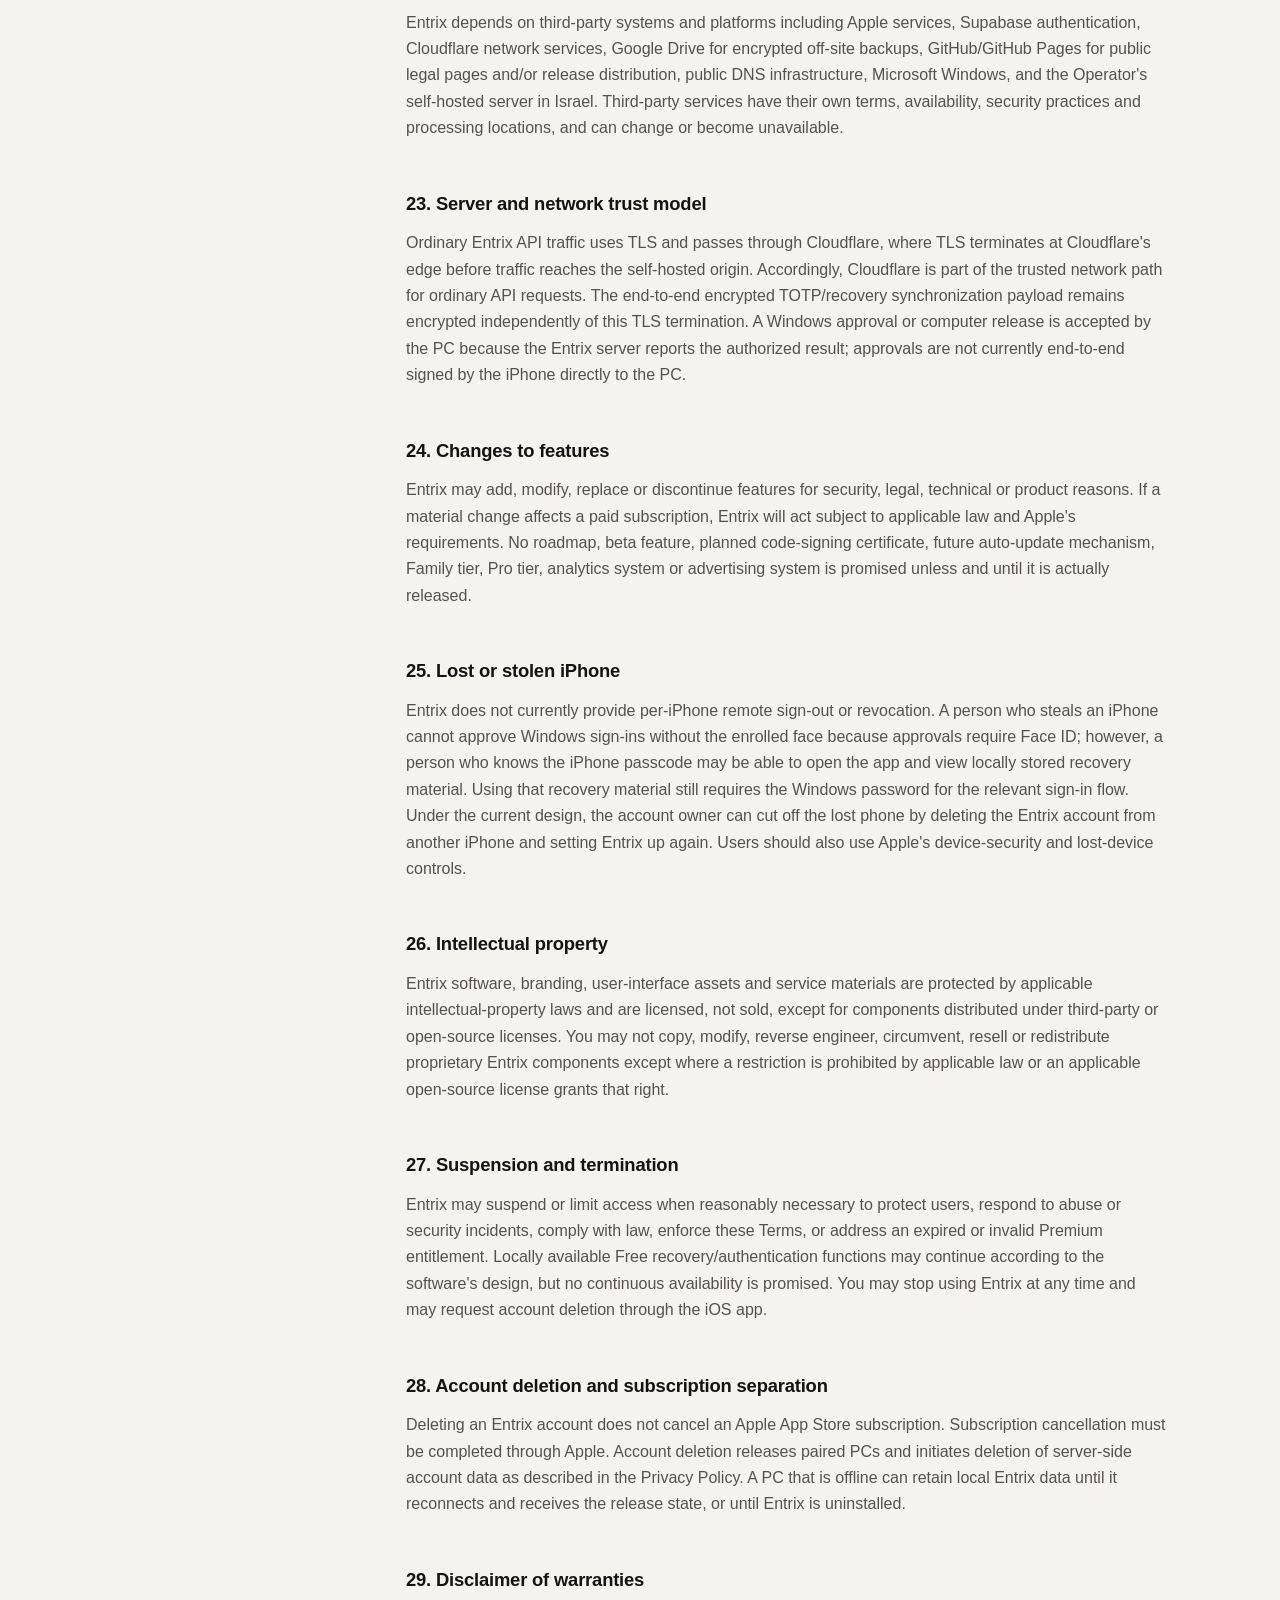
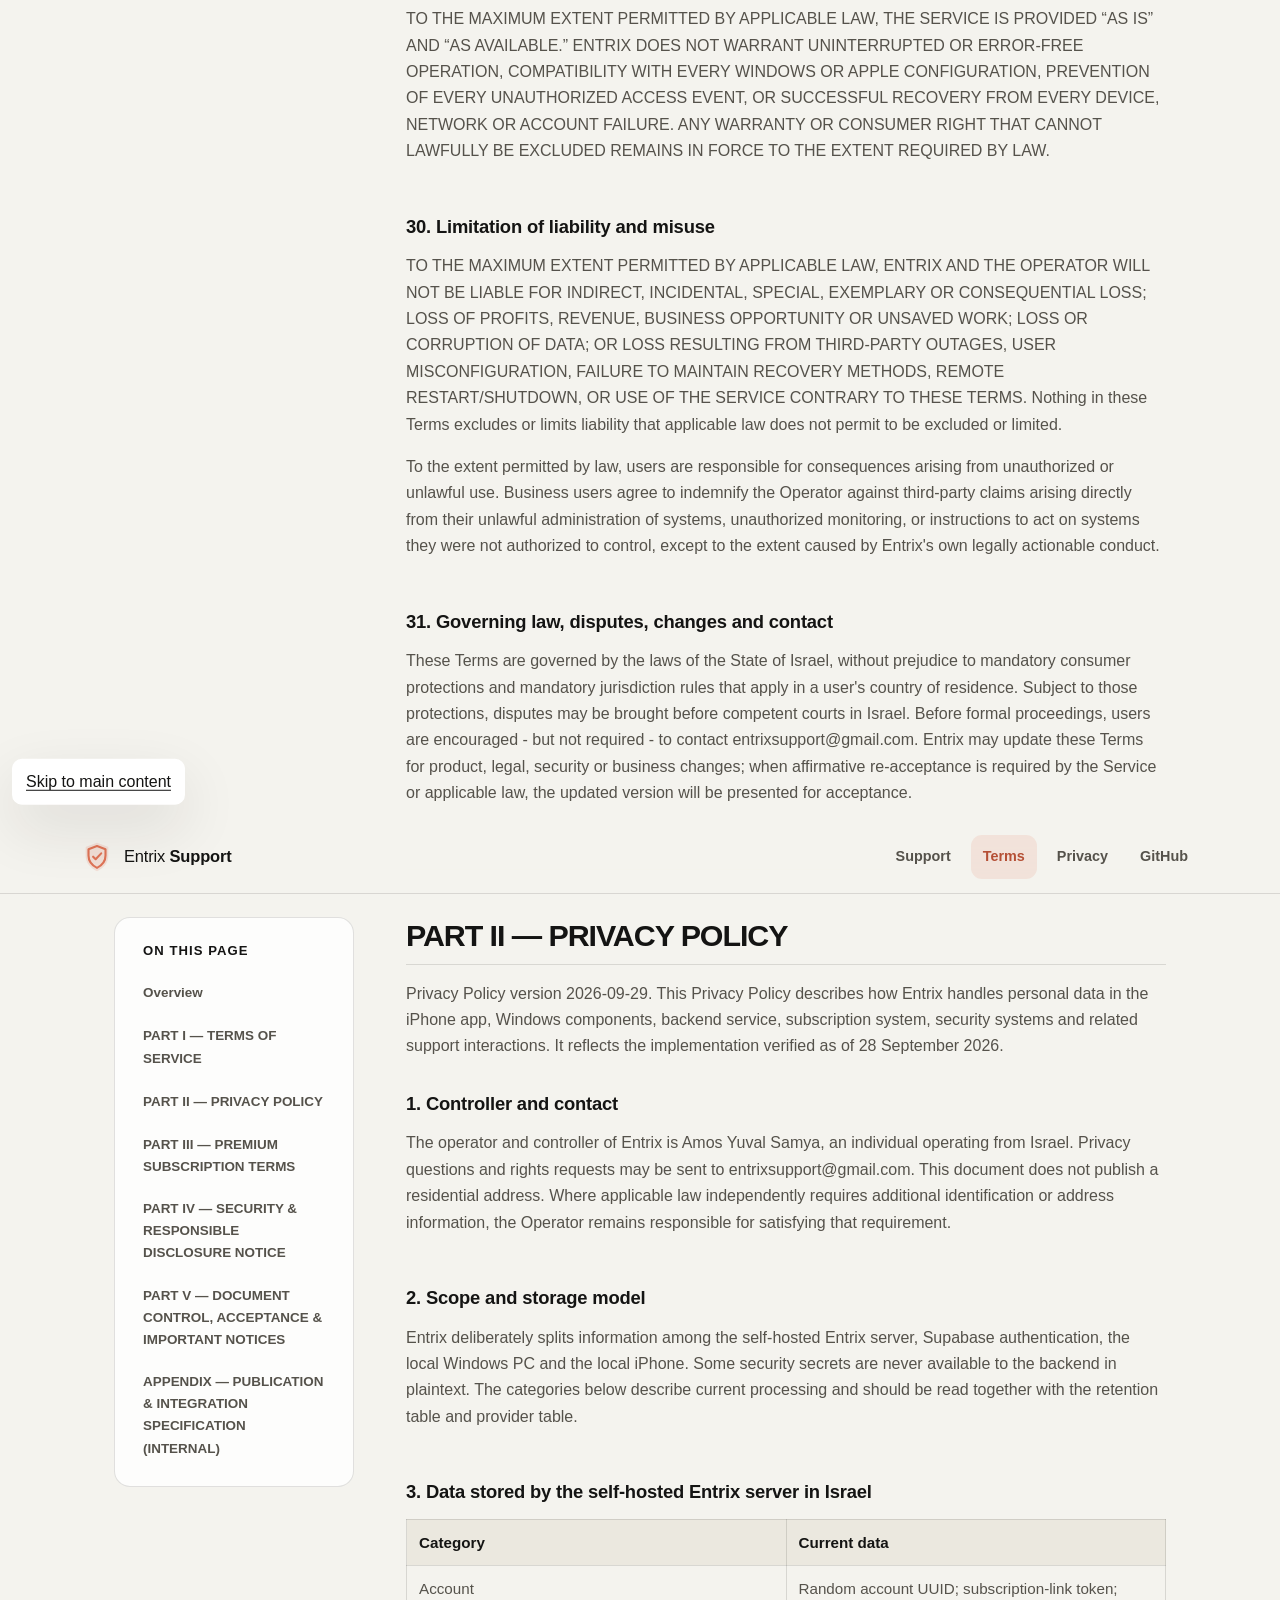
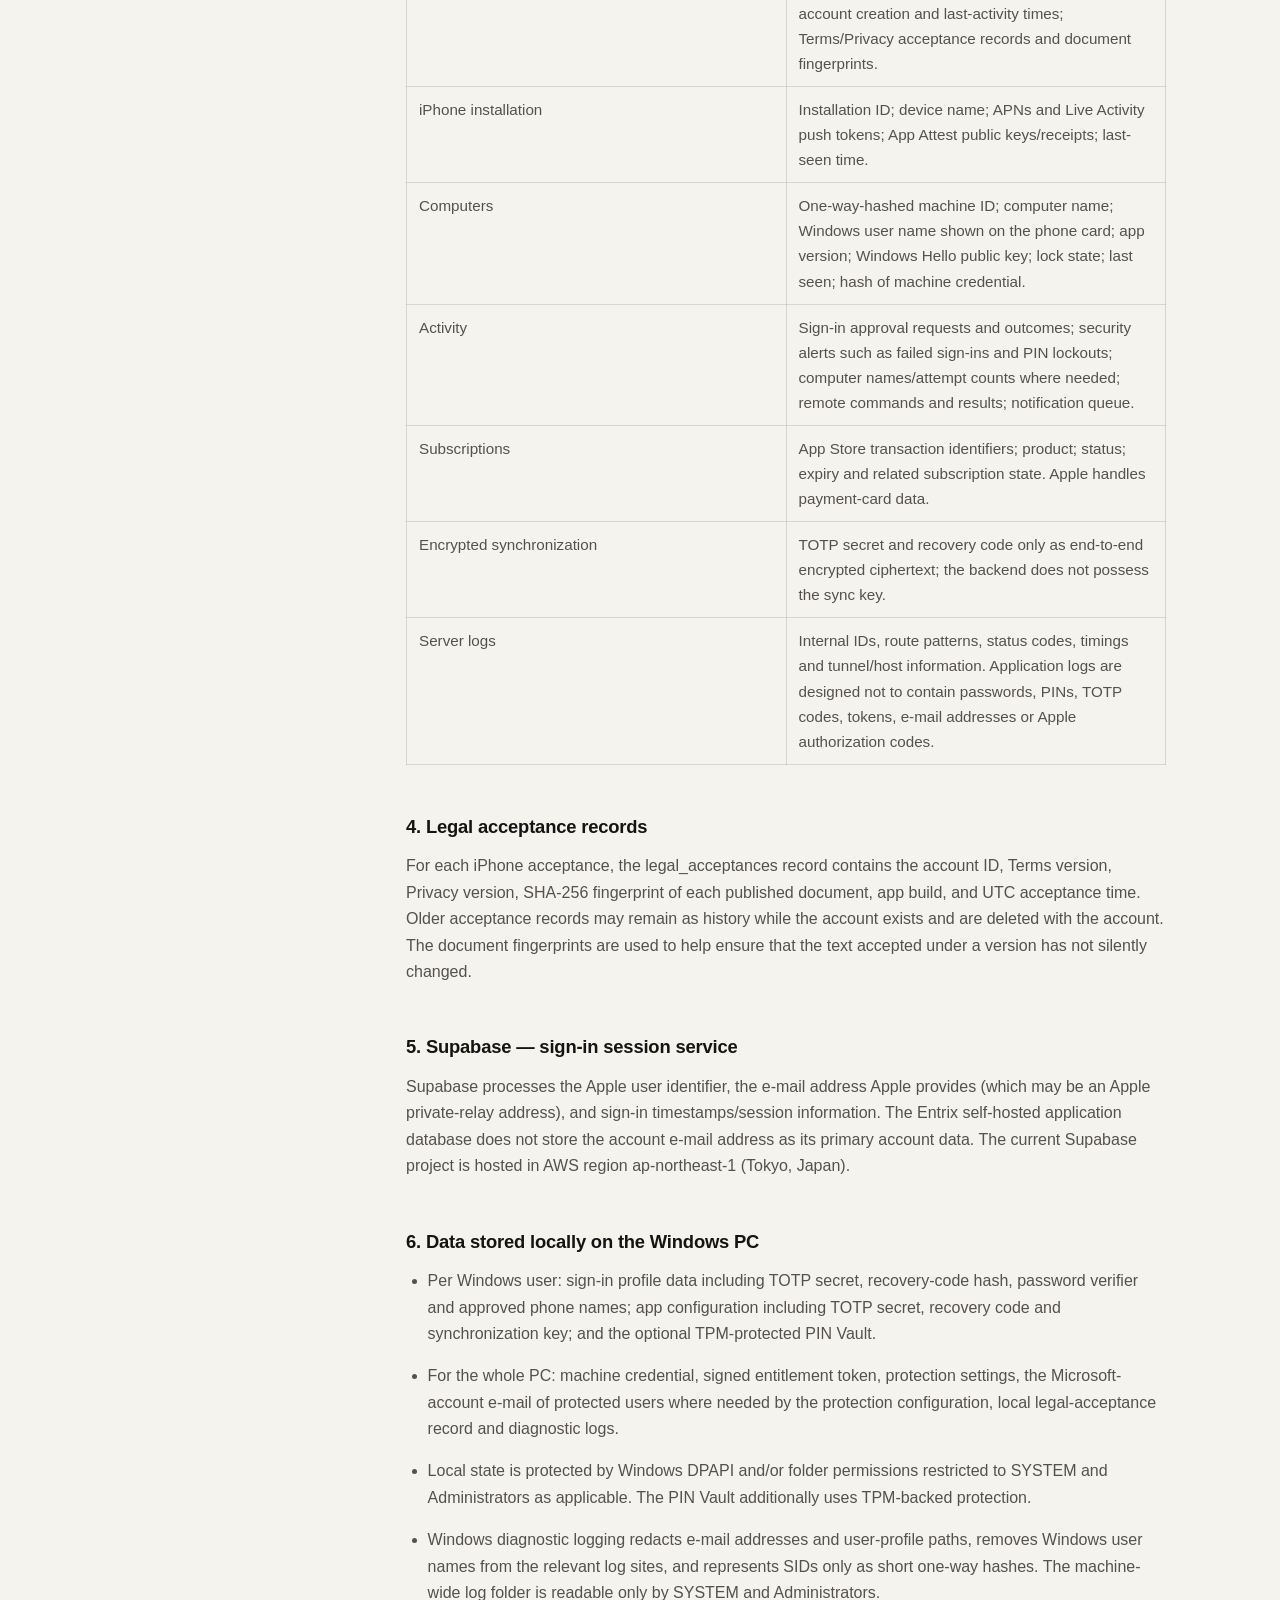
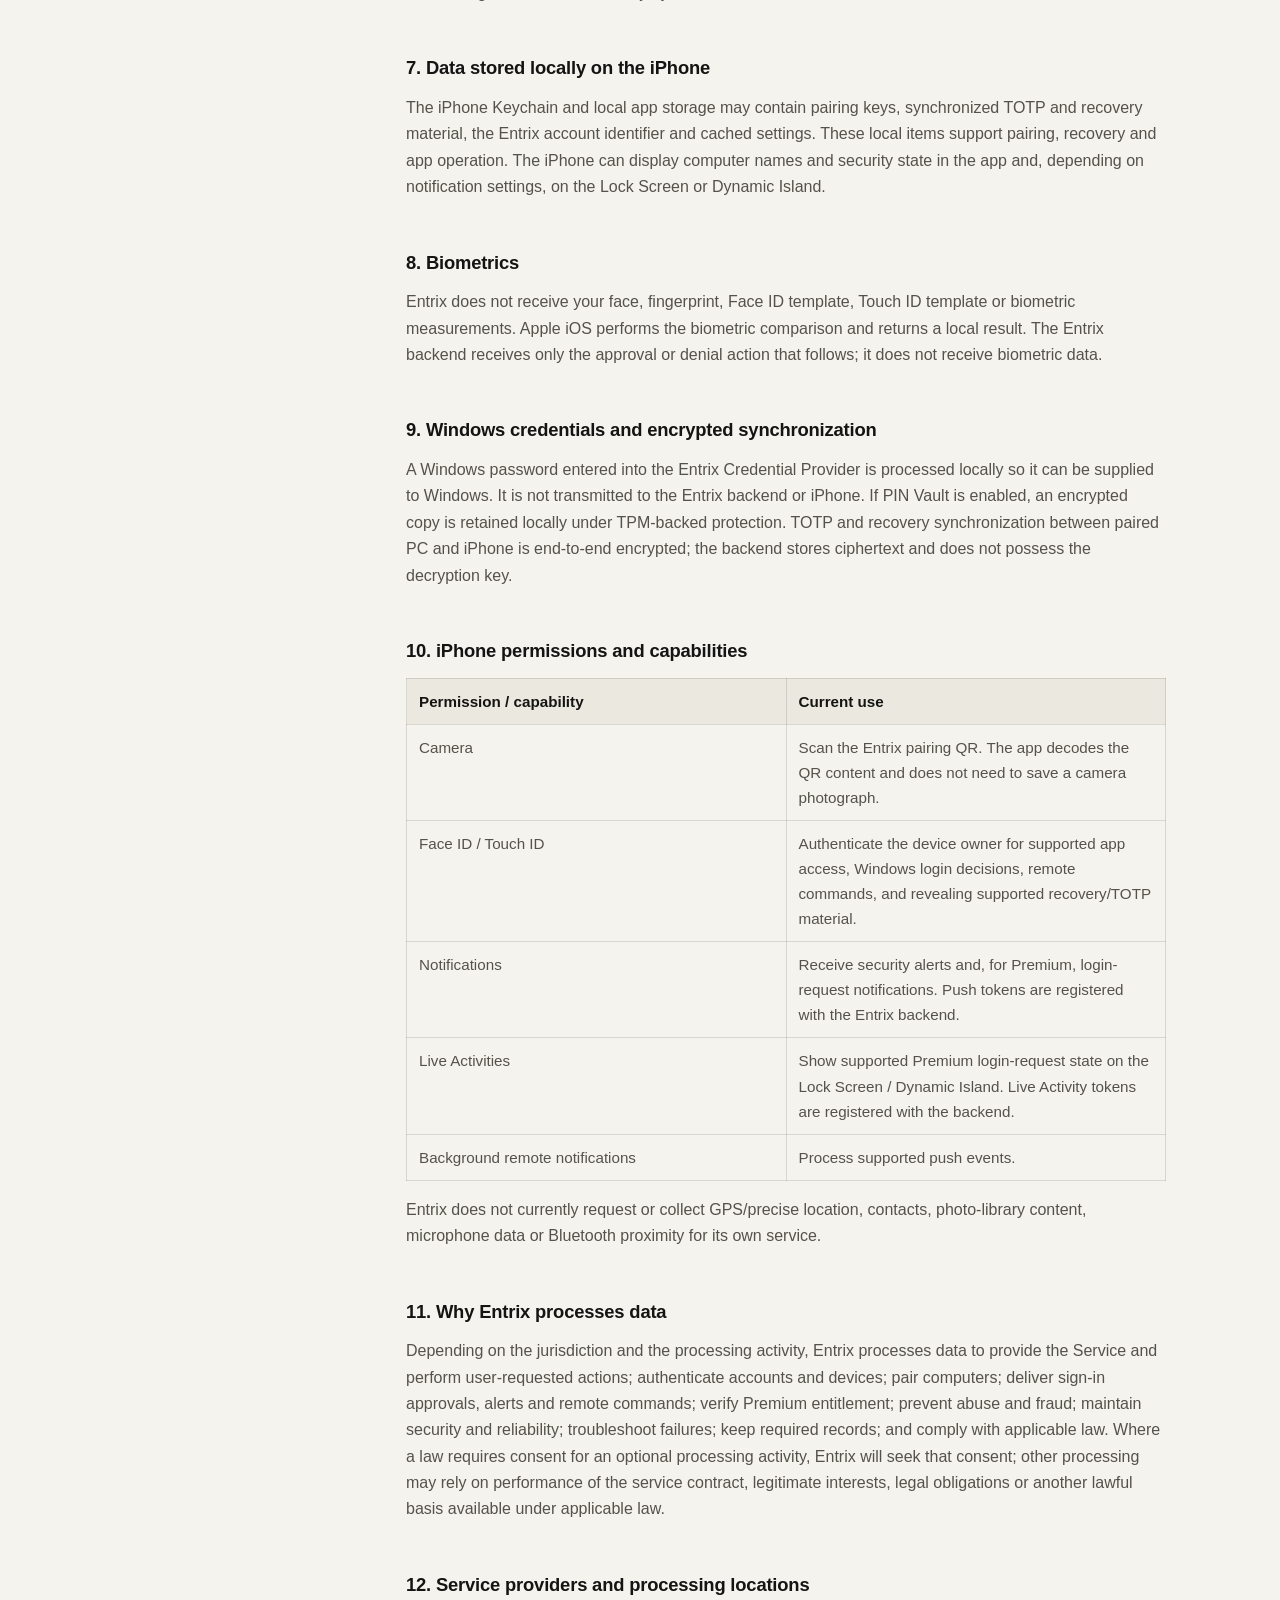
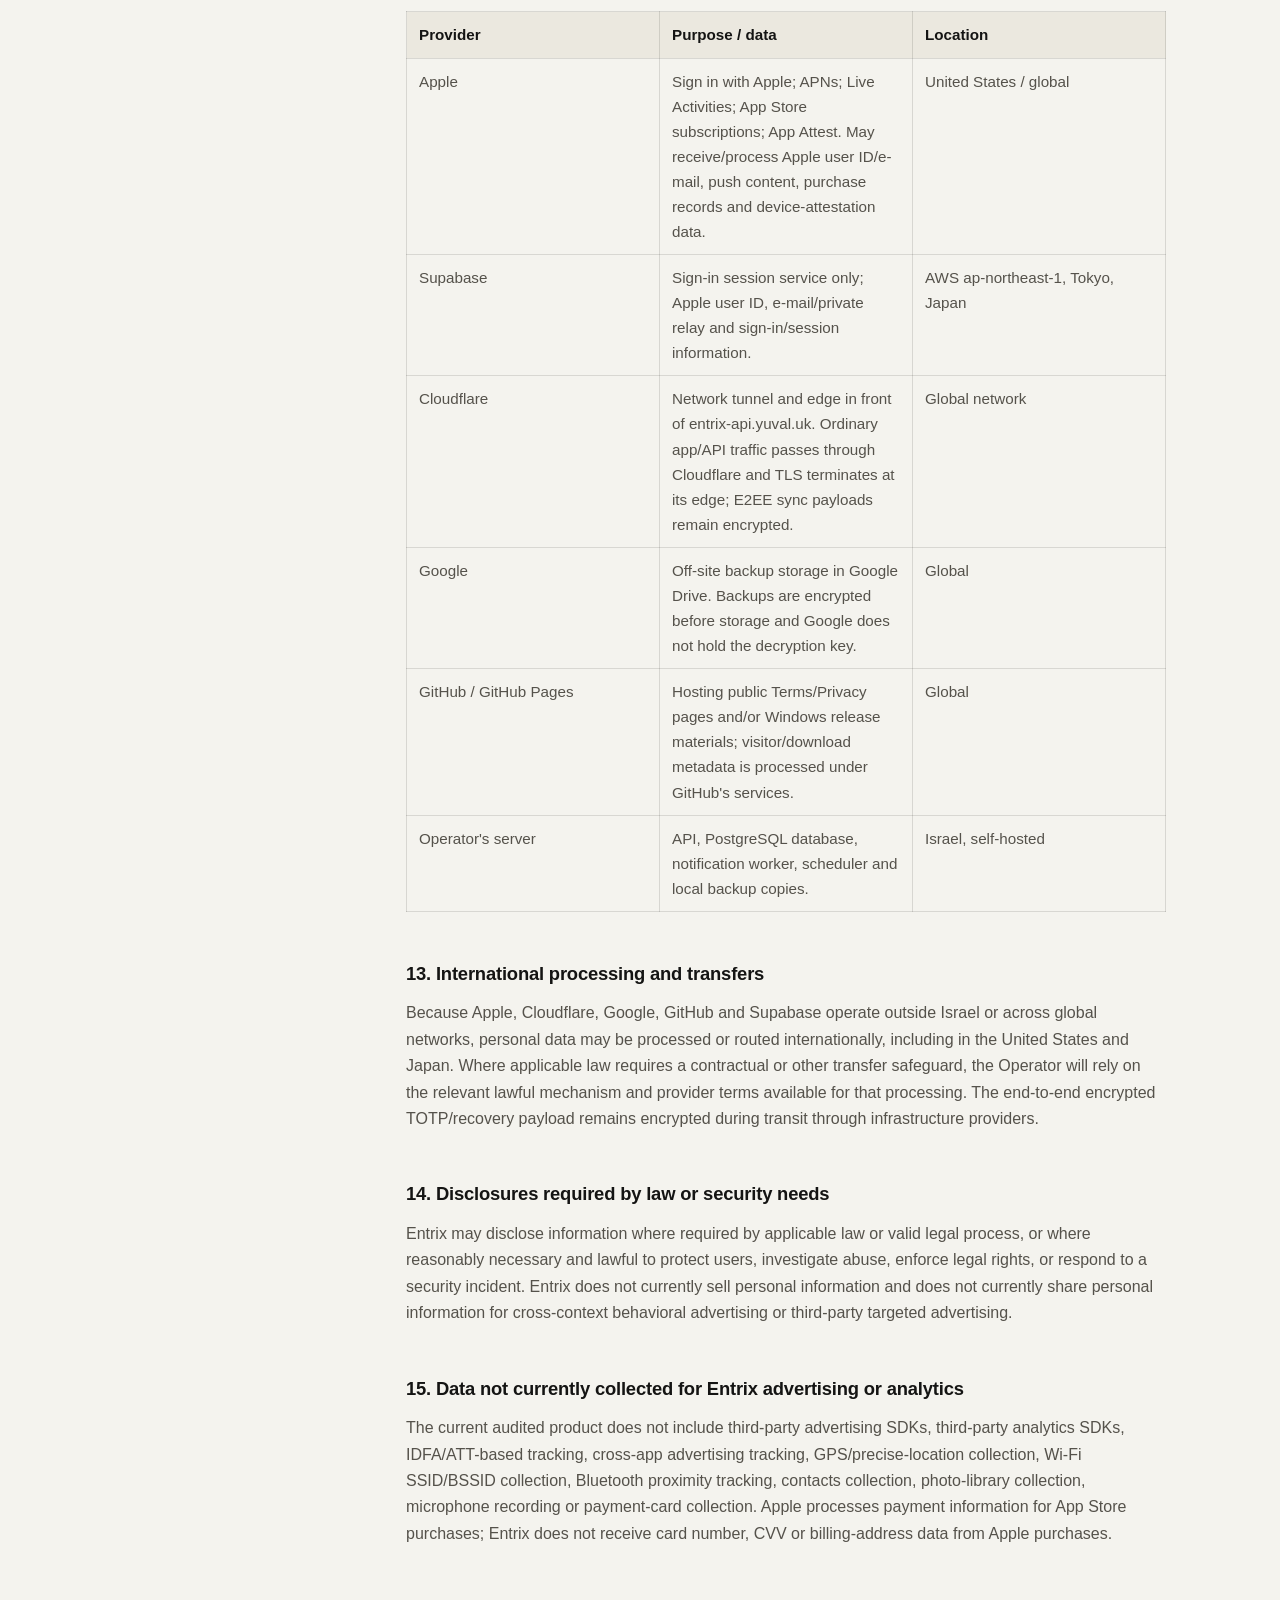
<file: privacy.html>
<!doctype html>
<html lang="en">
<head>
  <meta charset="utf-8">
  <meta name="viewport" content="width=device-width, initial-scale=1">
  <title>Privacy Policy — Entrix</title>
  <meta http-equiv="refresh" content="0; url=legal-2026-09-29.html#part-ii-privacy-policy">
  <link rel="canonical" href="legal-2026-09-29.html#part-ii-privacy-policy">
  <link rel="stylesheet" href="styles.css">
</head>
<body>
  <main class="container legal-hero">
    <h1>Privacy Policy</h1>
    <p>The current Privacy Policy is version 2026-09-29: <a href="legal-2026-09-29.html#part-ii-privacy-policy">open it here</a>.</p>
  </main>
</body>
</html>
</file>
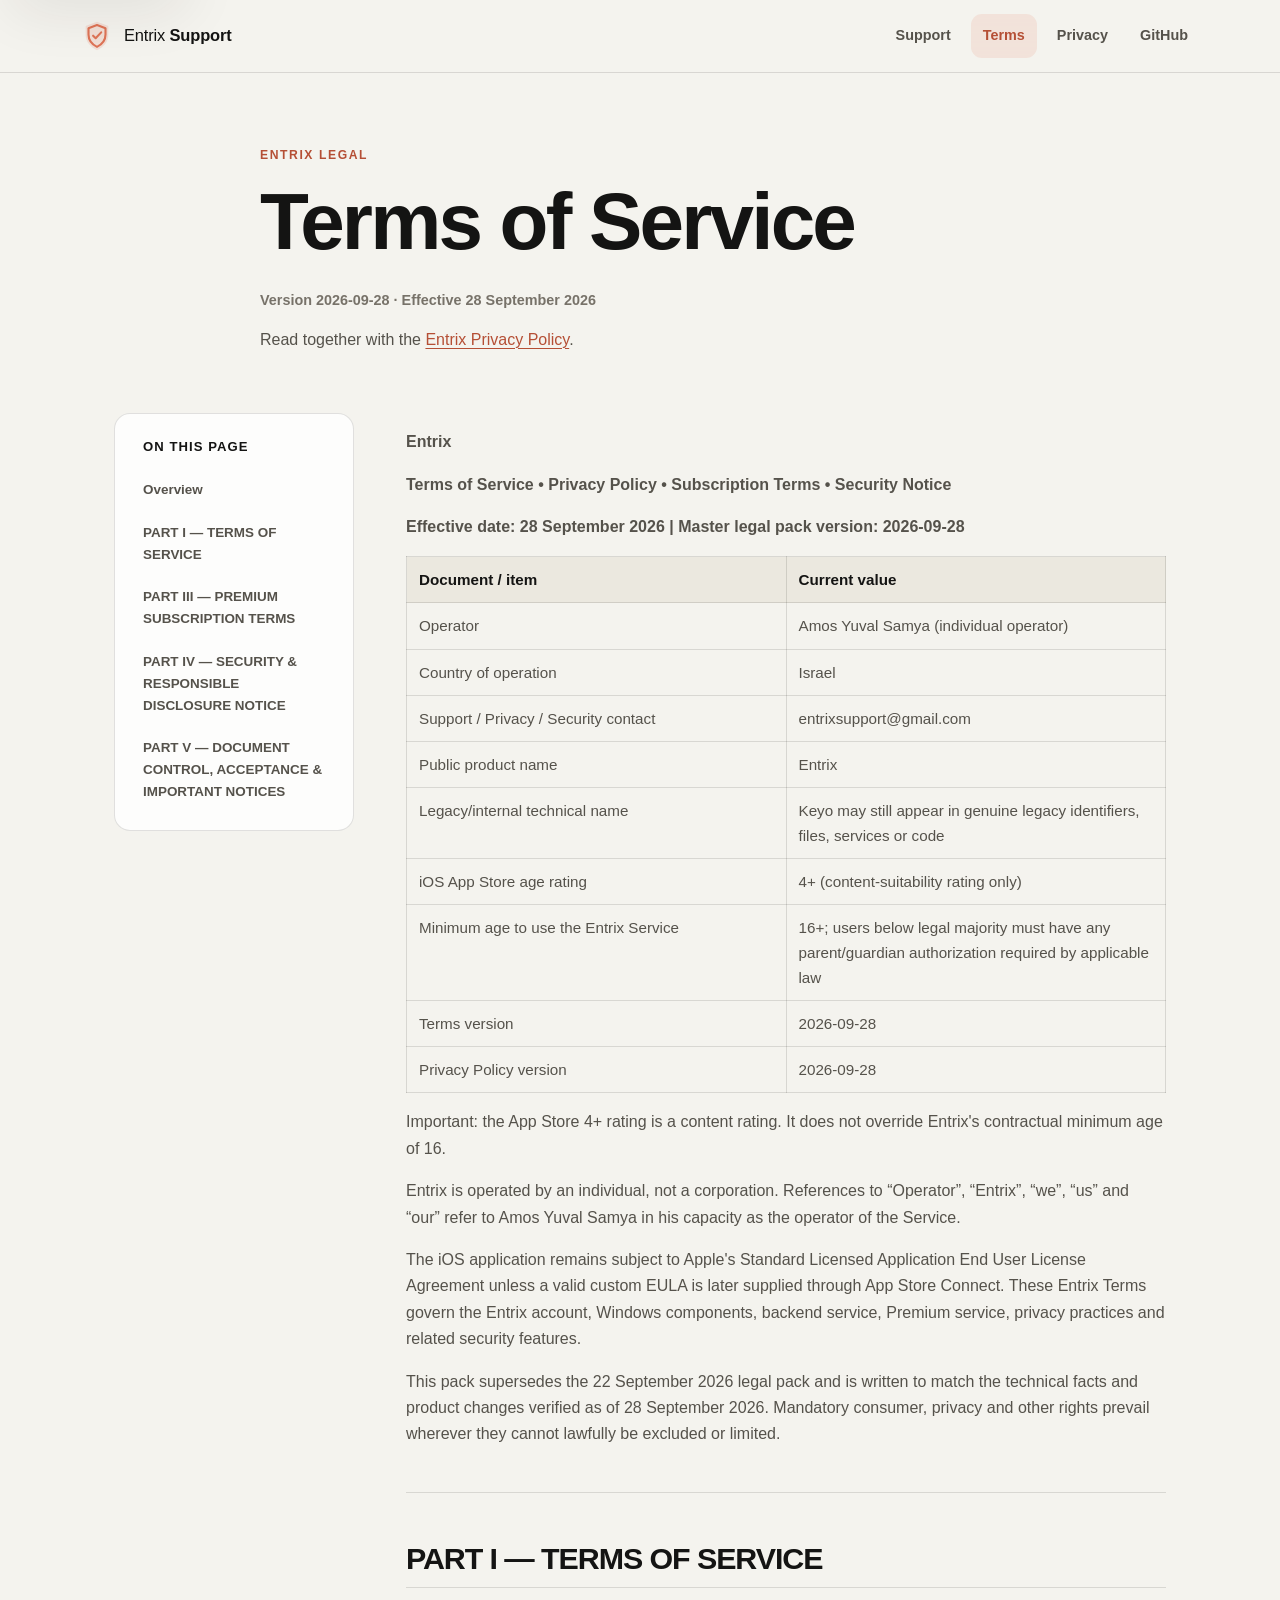
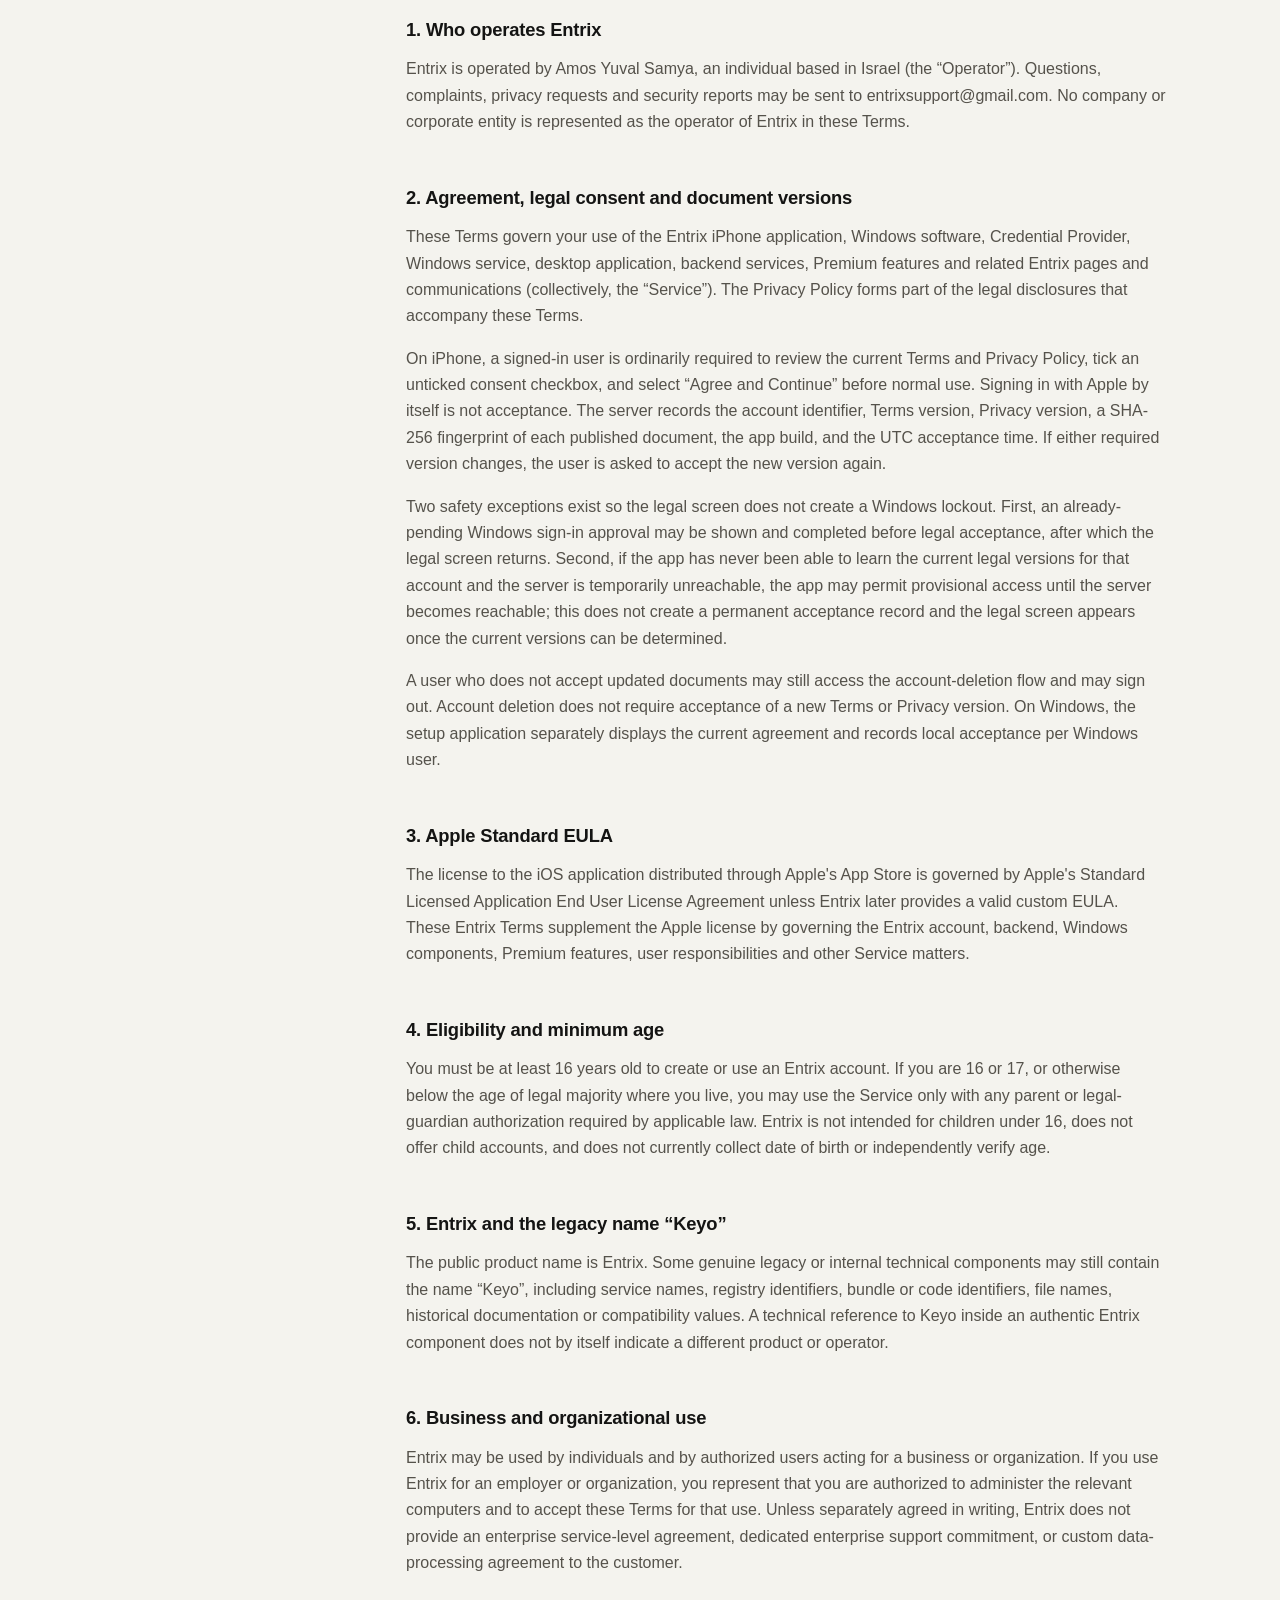
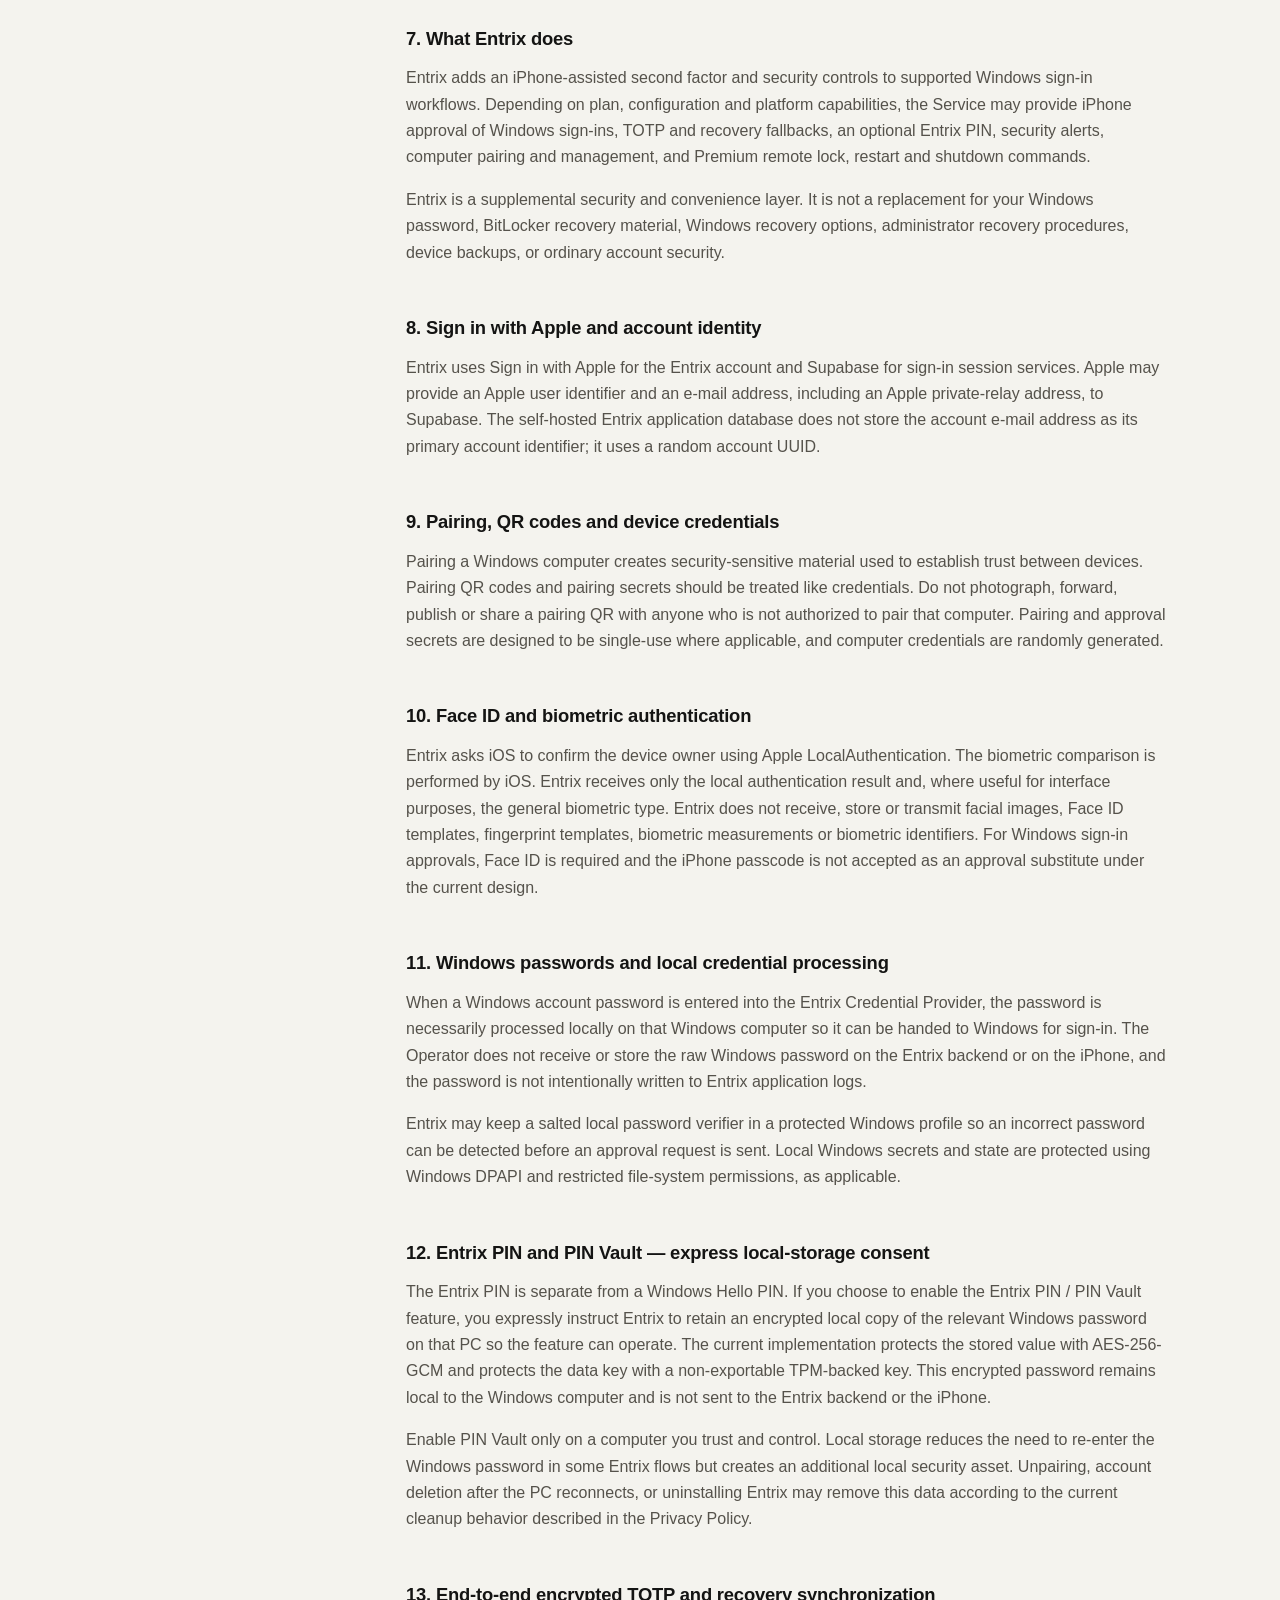
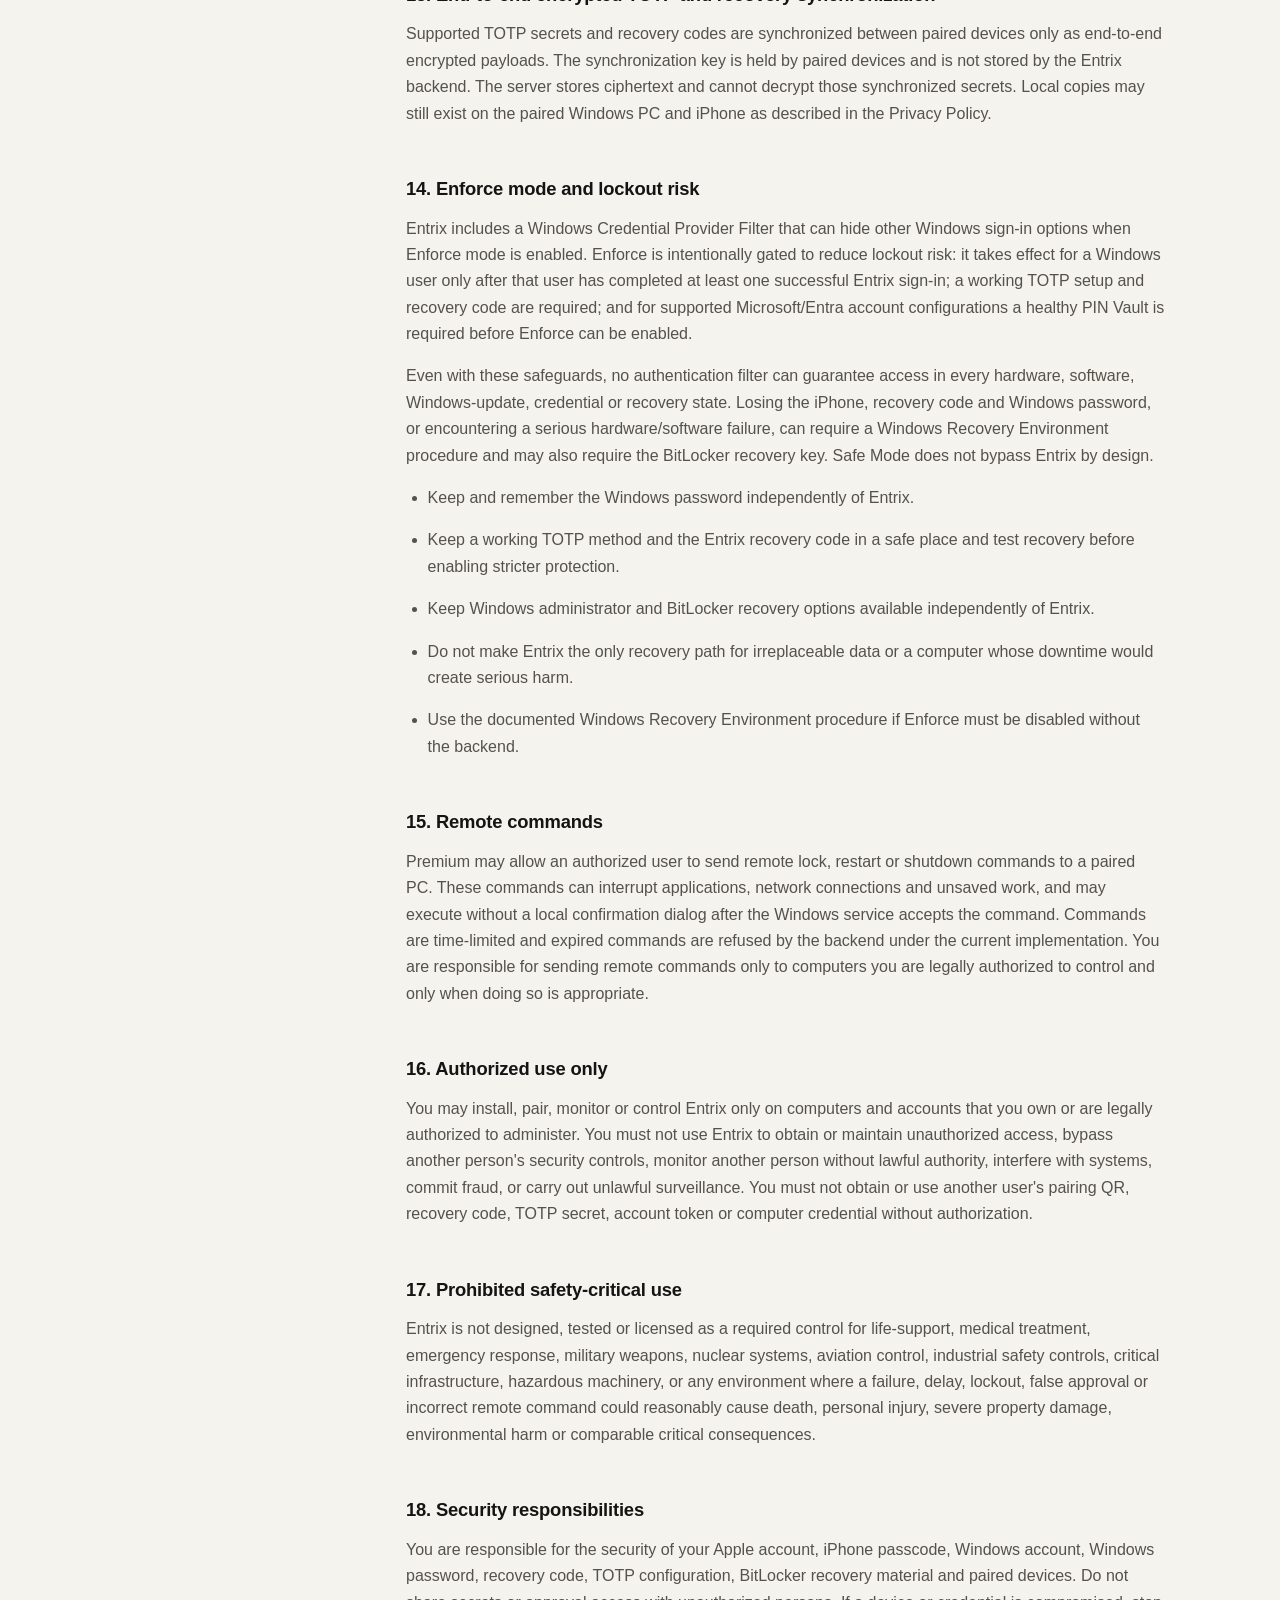
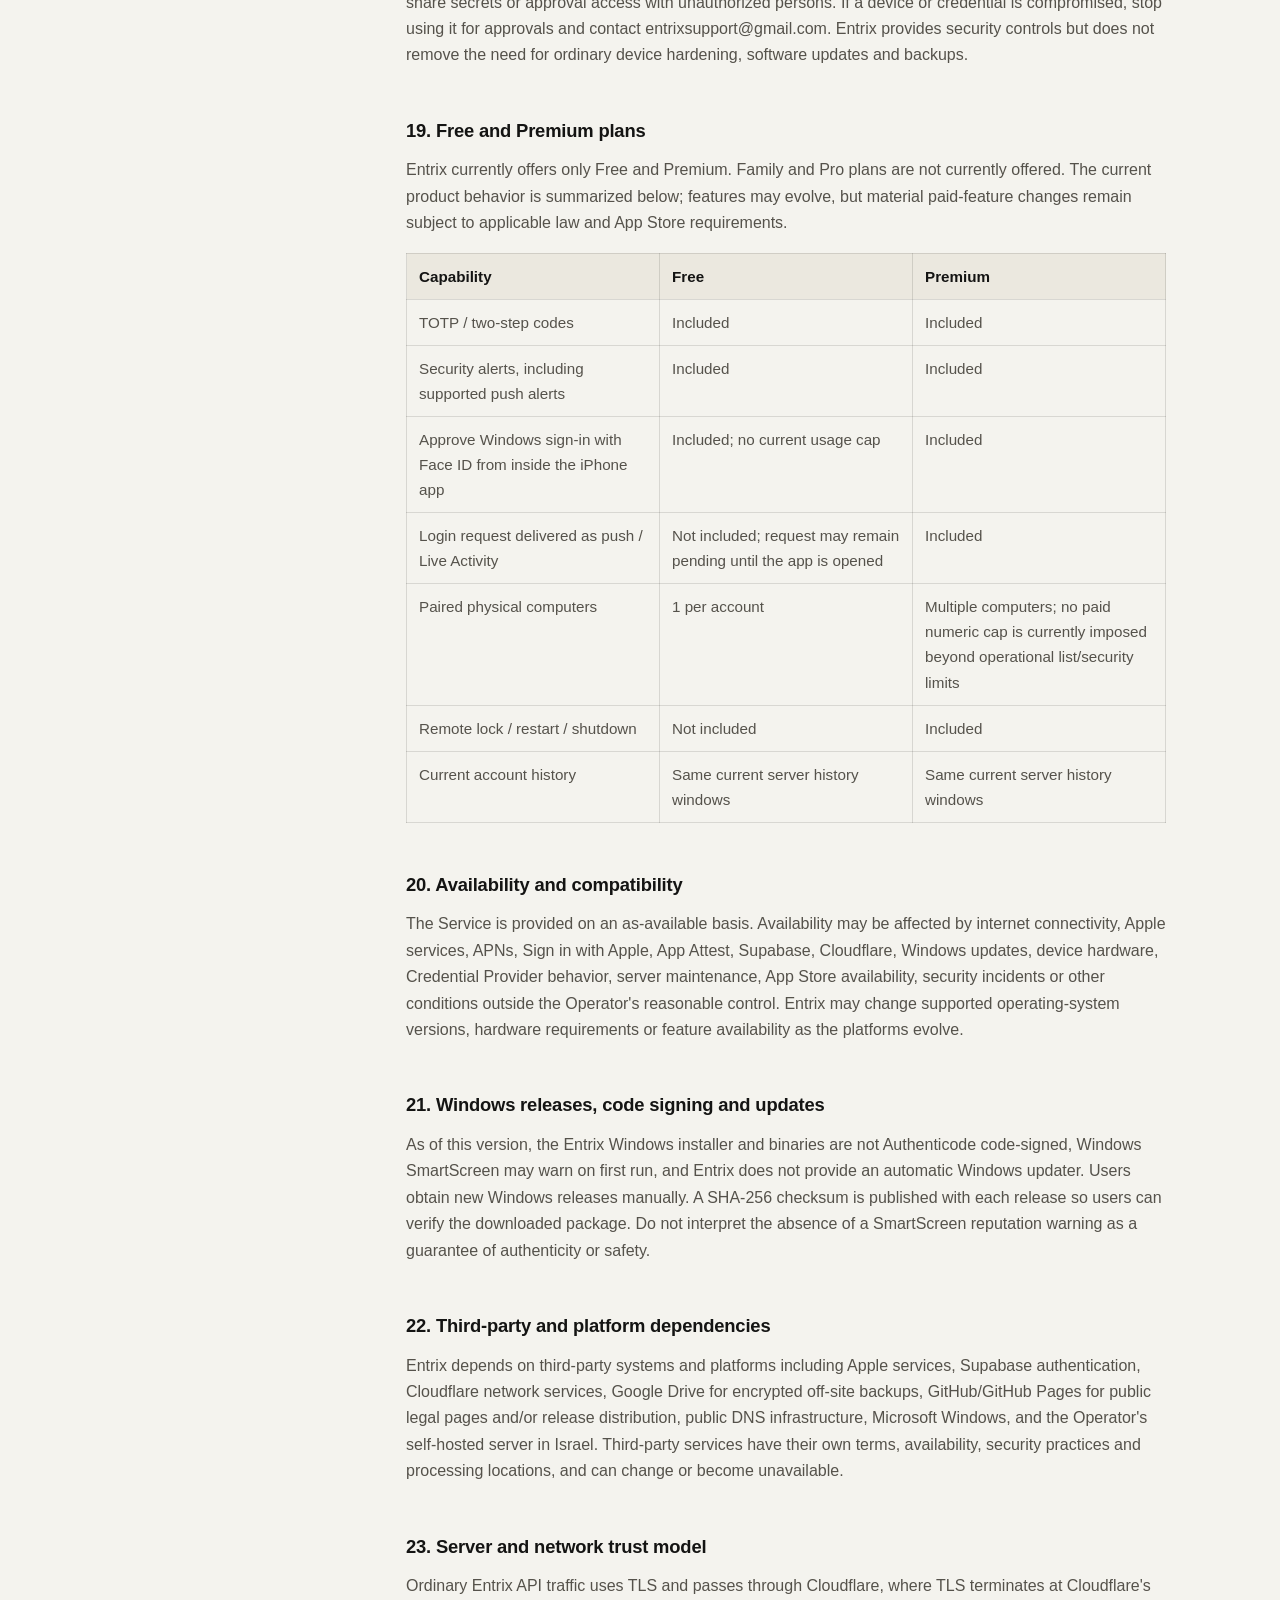
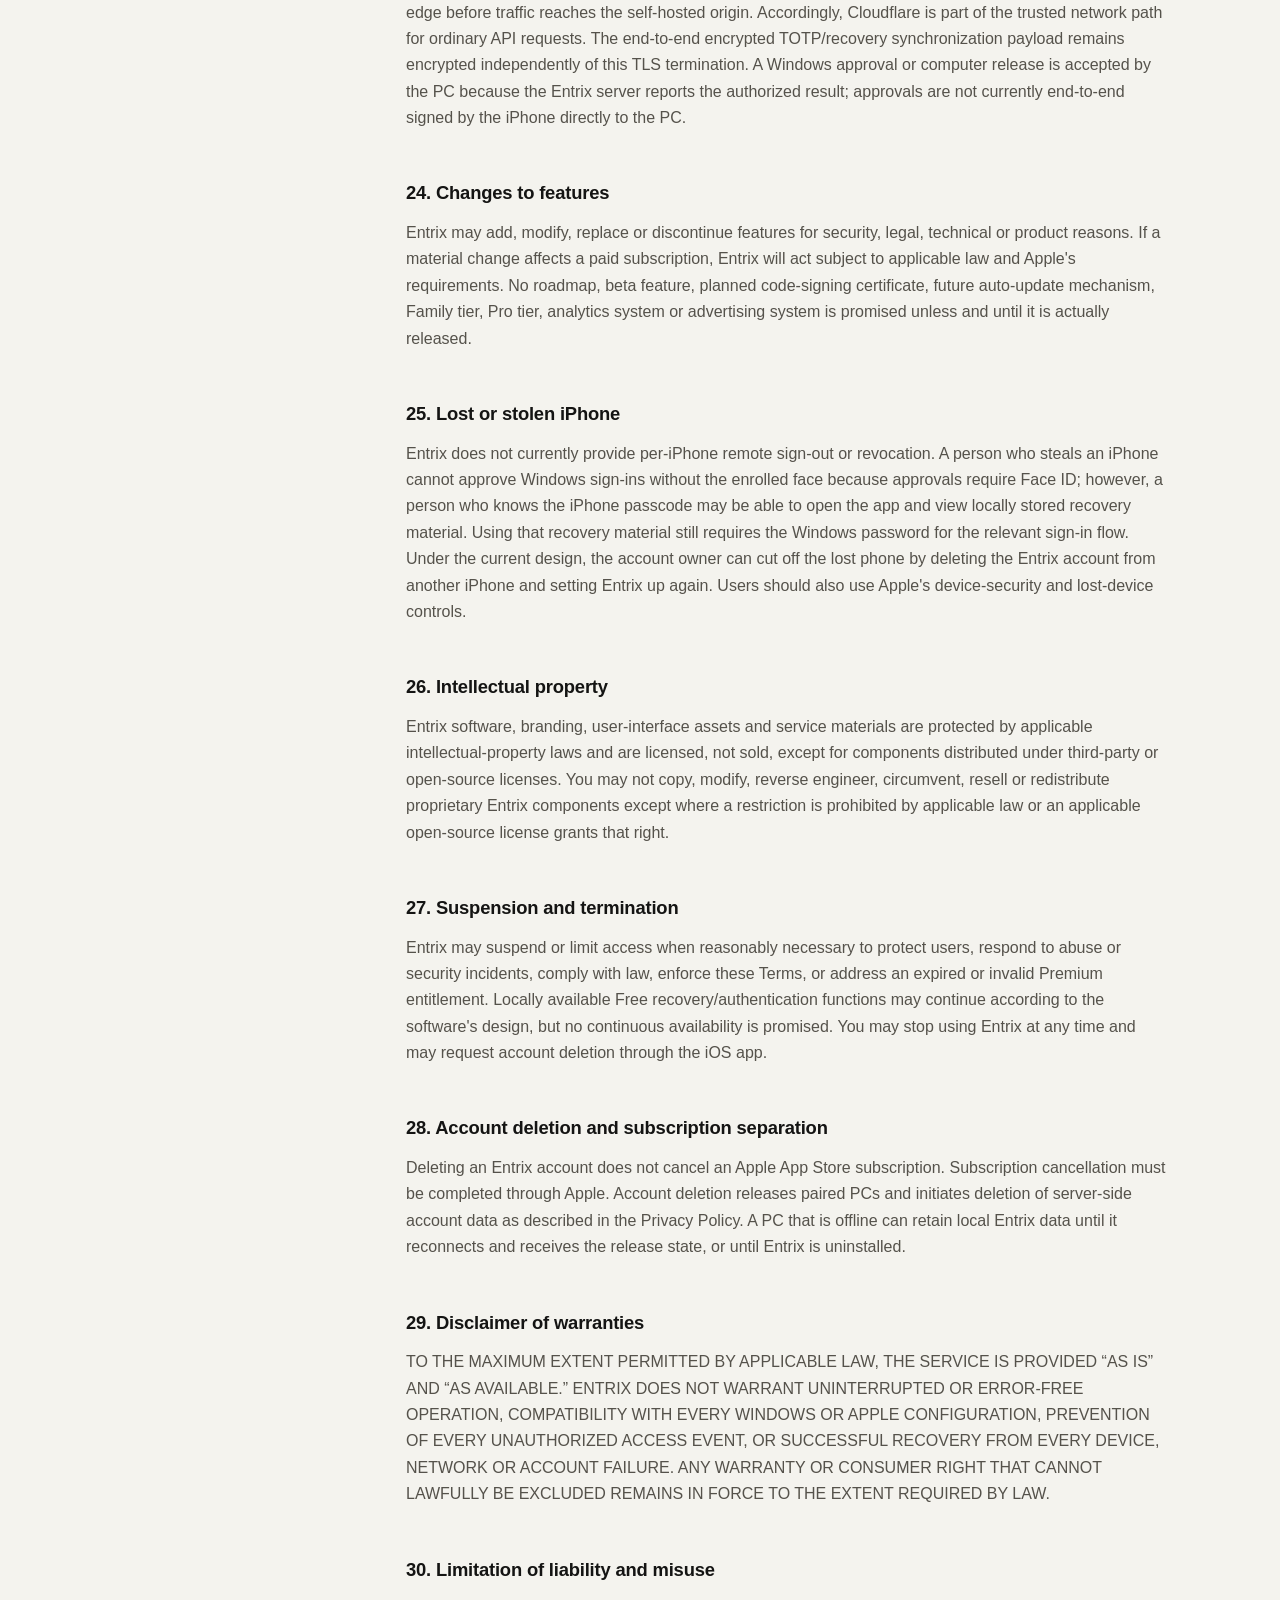
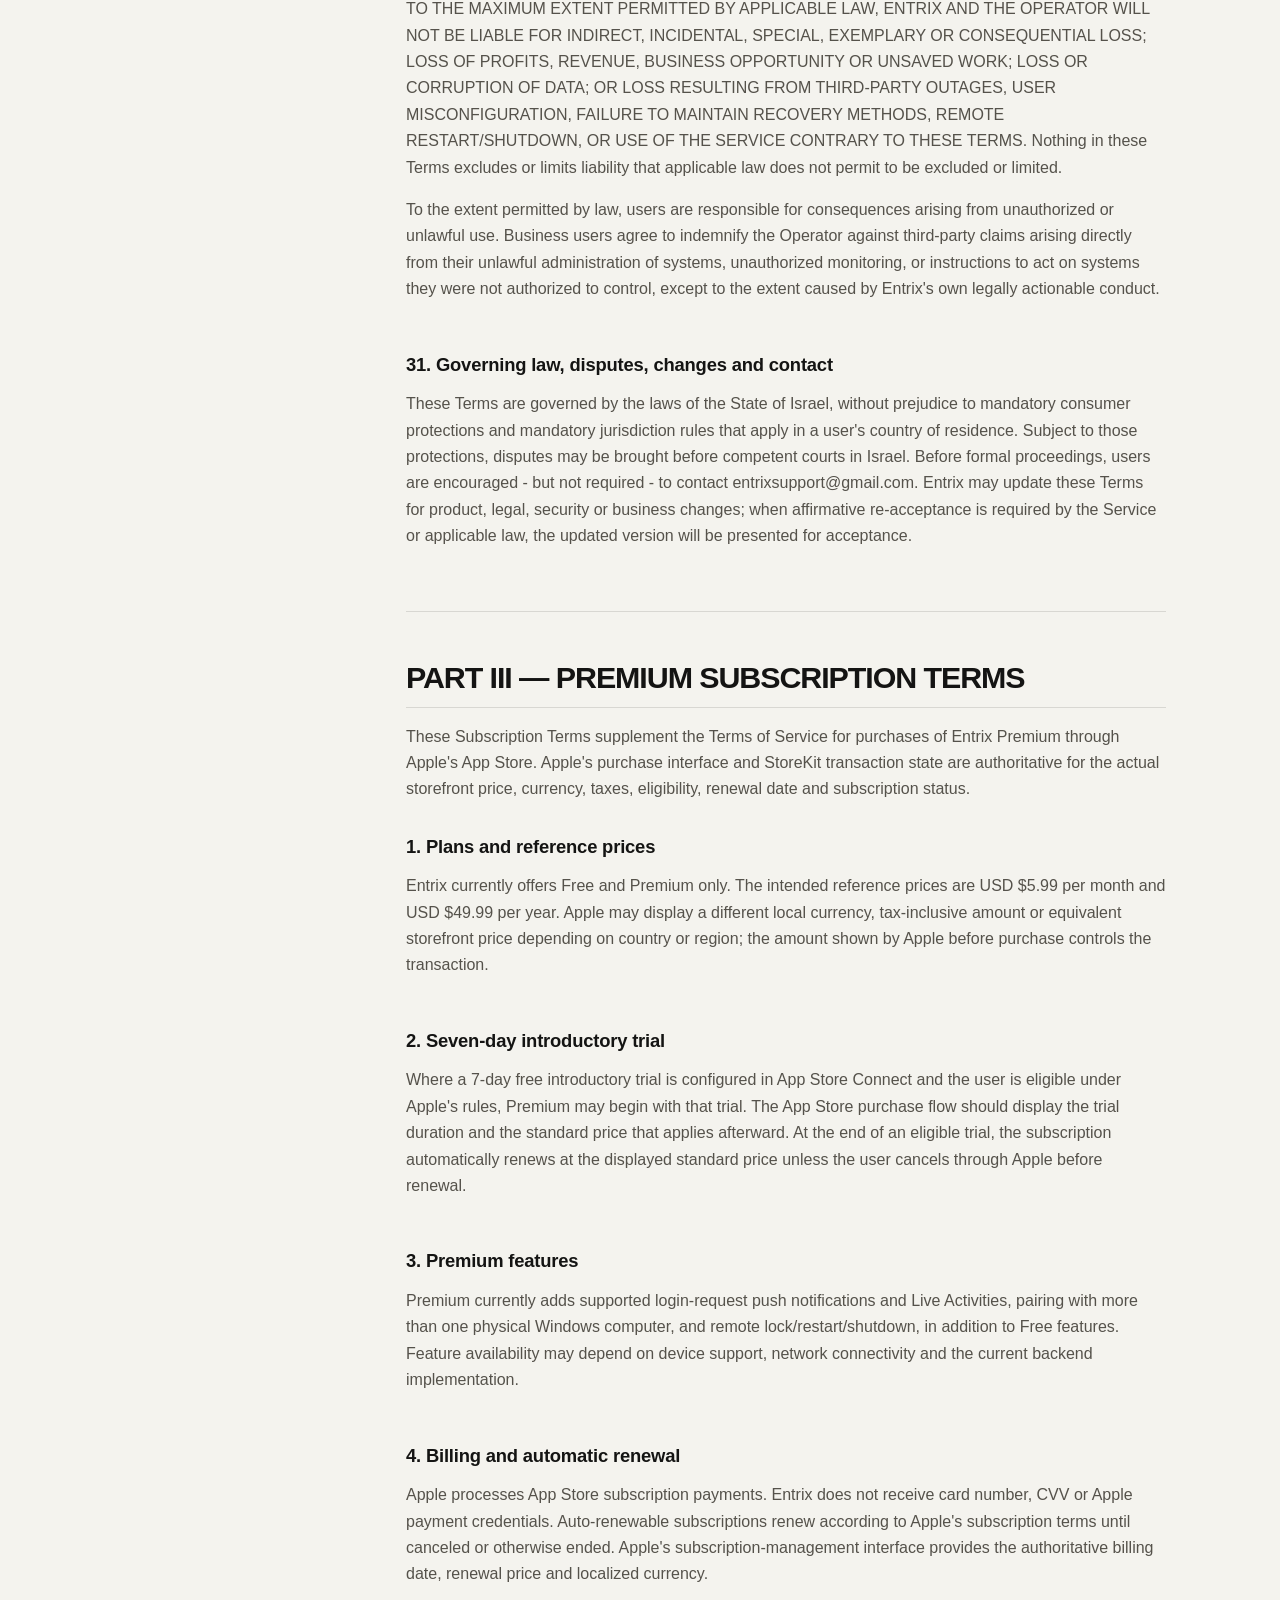
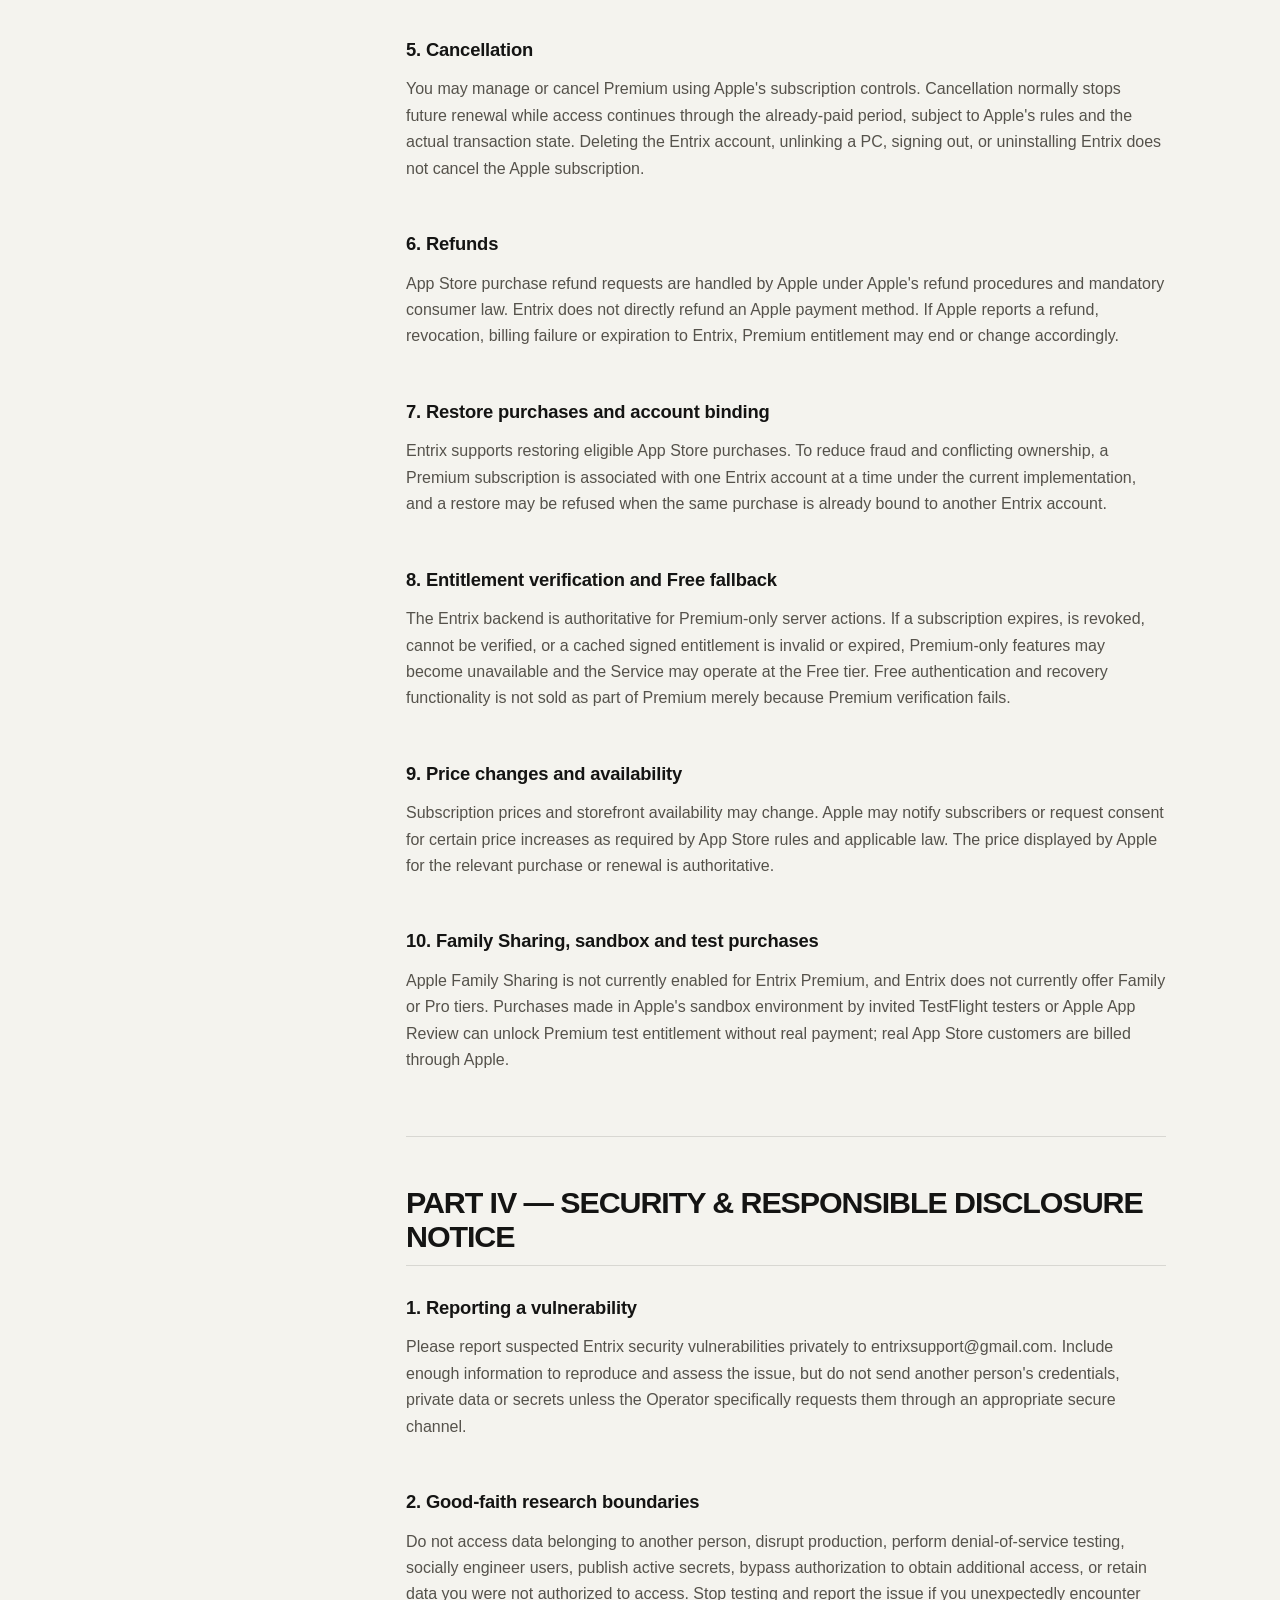
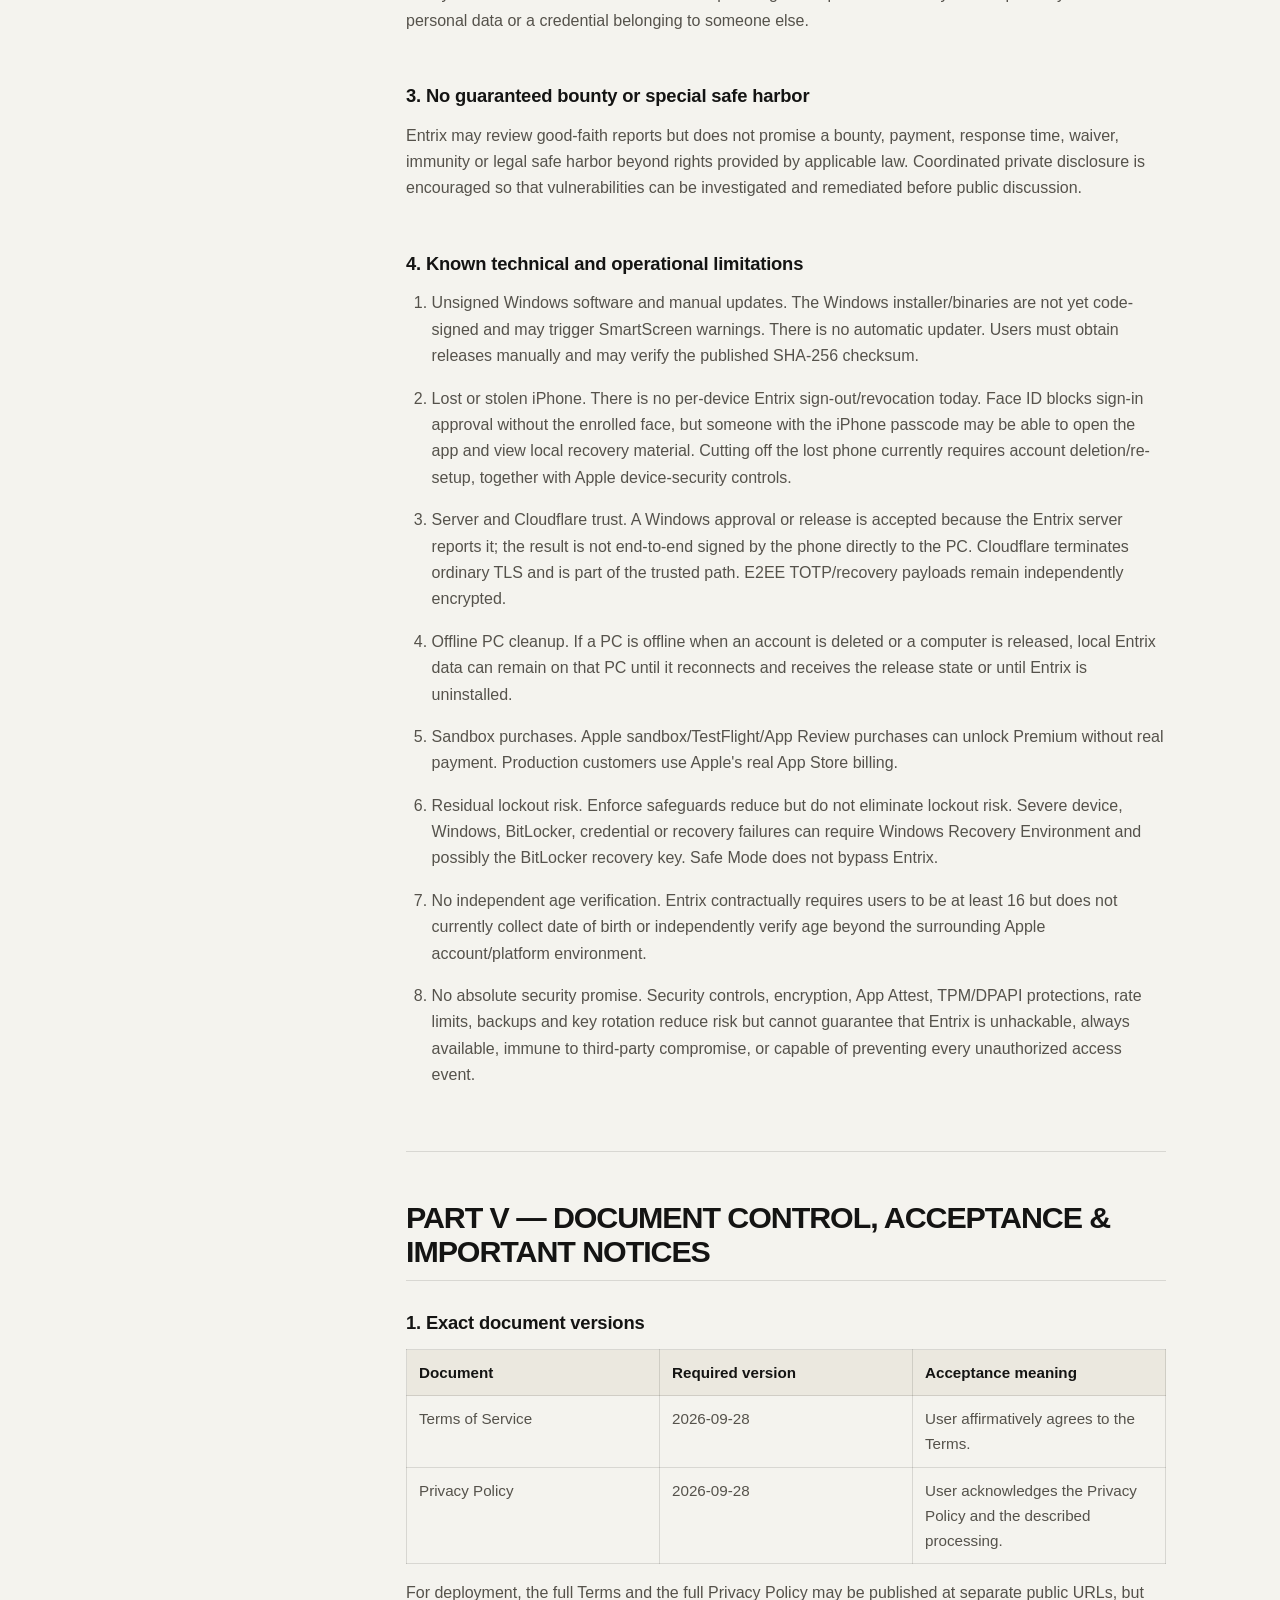
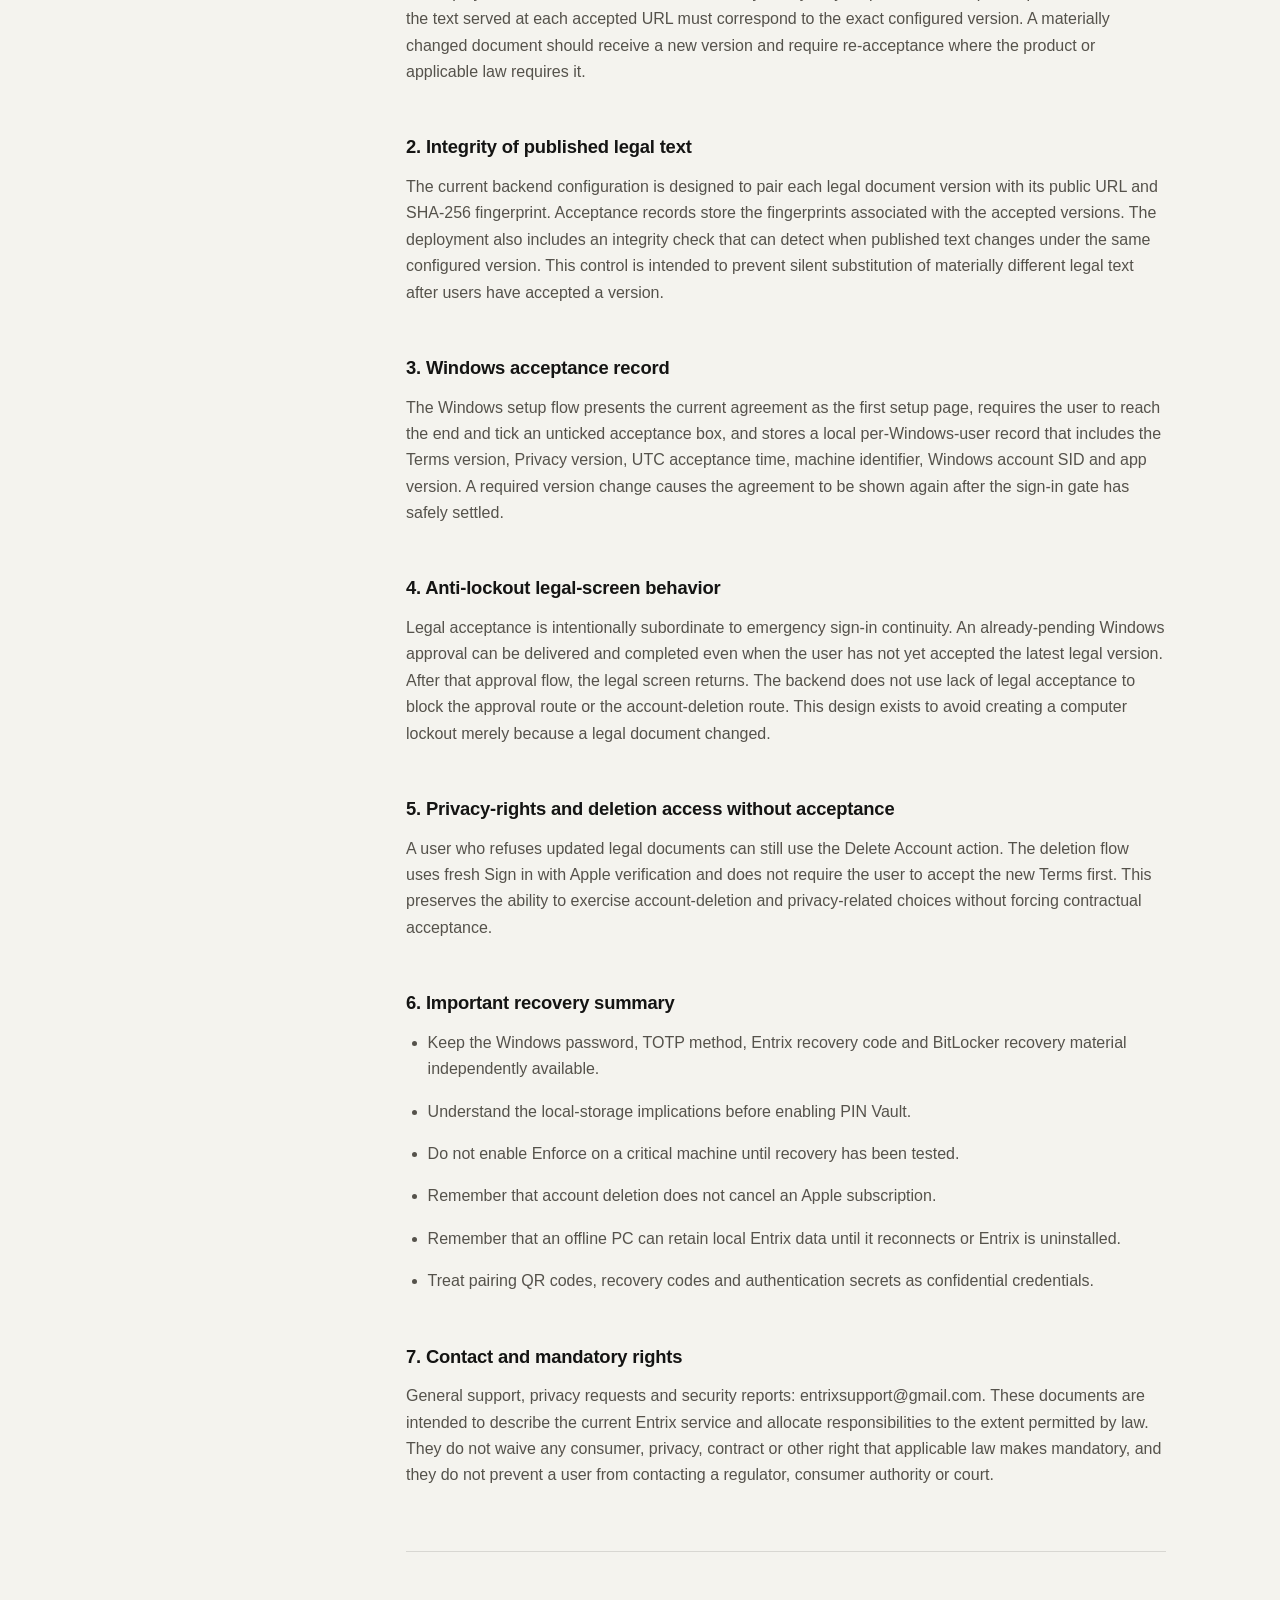
<file: terms-2026-09-28.html>
<!doctype html>
<html lang="en">
<head>
  <meta charset="utf-8">
  <meta name="viewport" content="width=device-width, initial-scale=1">
  <meta name="description" content="Entrix Terms of Service, version 2026-09-28, with the Premium Subscription Terms and the Security Notice.">
  <meta name="theme-color" content="#141413" media="(prefers-color-scheme: dark)">
  <meta name="theme-color" content="#f4f3ee" media="(prefers-color-scheme: light)">
  <title>Terms of Service — Entrix</title>
  <link rel="stylesheet" href="styles.css">
</head>
<body>
  <a class="skip-link" href="#main-content">Skip to main content</a>

  <header class="site-header">
    <div class="container header-inner">
      <a class="brand" href="./" aria-label="Entrix Support home">
        <svg class="brand-mark" viewBox="0 0 48 48" aria-hidden="true">
          <path d="M24 4 40 10v12c0 10.2-6.7 18.1-16 22-9.3-3.9-16-11.8-16-22V10L24 4Z" fill="currentColor" opacity=".16"/>
          <path d="M24 8.5 36 13v9c0 7.6-4.6 13.8-12 17.4C16.6 35.8 12 29.6 12 22v-9l12-4.5Z" fill="none" stroke="currentColor" stroke-width="3" stroke-linejoin="round"/>
          <path d="m18.5 23.5 3.6 3.6 7.8-8.2" fill="none" stroke="currentColor" stroke-width="3" stroke-linecap="round" stroke-linejoin="round"/>
        </svg>
        <span>Entrix <strong>Support</strong></span>
      </a>
      <nav aria-label="Primary navigation">
        <a href="./">Support</a>
        <a href="terms.html" aria-current="page">Terms</a>
        <a href="privacy.html">Privacy</a>
        <a href="https://github.com/Hyper34275/entrix-support" rel="noopener">GitHub</a>
      </nav>
    </div>
  </header>

  <main id="main-content" class="legal-page">
    <header class="legal-hero container">
      <p class="eyebrow">Entrix legal</p>
      <h1>Terms of Service</h1>
      <p class="updated">Version 2026-09-28 · Effective 28 September 2026</p>
      <p class="legal-companion">Read together with the <a href="privacy-2026-09-28.html">Entrix Privacy Policy</a>.</p>
    </header>

    <article class="legal-content container">
      <nav class="table-of-contents" aria-label="Terms of Service contents">
        <strong>On this page</strong>
        <a href="#overview">Overview</a>
        <a href="#part-i-terms-of-service">PART I — TERMS OF SERVICE</a>
        <a href="#part-iii-premium-subscription-terms">PART III — PREMIUM SUBSCRIPTION TERMS</a>
        <a href="#part-iv-security-responsible-disclosure-notice">PART IV — SECURITY &amp; RESPONSIBLE DISCLOSURE NOTICE</a>
        <a href="#part-v-document-control-acceptance-important-notices">PART V — DOCUMENT CONTROL, ACCEPTANCE &amp; IMPORTANT NOTICES</a>
      </nav>

      <div class="policy-body legal-doc">
<section class="legal-part" id="overview"><p><strong>Entrix</strong></p>
<p><strong>Terms of Service • Privacy Policy • Subscription Terms • Security Notice</strong></p>
<p><strong>Effective date: 28 September 2026 | Master legal pack version: 2026-09-28</strong></p>
<div class="table-scroll"><table>
<colgroup>
<col style="width: 50%" />
<col style="width: 50%" />
</colgroup>
<thead>
<tr>
<th><strong>Document / item</strong></th>
<th><strong>Current value</strong></th>
</tr>
</thead>
<tbody>
<tr>
<td>Operator</td>
<td>Amos Yuval Samya (individual operator)</td>
</tr>
<tr>
<td>Country of operation</td>
<td>Israel</td>
</tr>
<tr>
<td>Support / Privacy / Security contact</td>
<td>entrixsupport@gmail.com</td>
</tr>
<tr>
<td>Public product name</td>
<td>Entrix</td>
</tr>
<tr>
<td>Legacy/internal technical name</td>
<td>Keyo may still appear in genuine legacy identifiers, files, services or code</td>
</tr>
<tr>
<td>iOS App Store age rating</td>
<td>4+ (content-suitability rating only)</td>
</tr>
<tr>
<td>Minimum age to use the Entrix Service</td>
<td>16+; users below legal majority must have any parent/guardian authorization required by applicable law</td>
</tr>
<tr>
<td>Terms version</td>
<td>2026-09-28</td>
</tr>
<tr>
<td>Privacy Policy version</td>
<td>2026-09-28</td>
</tr>
</tbody>
</table></div>
<p>Important: the App Store 4+ rating is a content rating. It does not override Entrix's contractual minimum age of 16.</p>
<p>Entrix is operated by an individual, not a corporation. References to “Operator”, “Entrix”, “we”, “us” and “our” refer to Amos Yuval Samya in his capacity as the operator of the Service.</p>
<p>The iOS application remains subject to Apple's Standard Licensed Application End User License Agreement unless a valid custom EULA is later supplied through App Store Connect. These Entrix Terms govern the Entrix account, Windows components, backend service, Premium service, privacy practices and related security features.</p>
<p>This pack supersedes the 22 September 2026 legal pack and is written to match the technical facts and product changes verified as of 28 September 2026. Mandatory consumer, privacy and other rights prevail wherever they cannot lawfully be excluded or limited.</p></section>
<section class="legal-part"><h2 class="part-title" id="part-i-terms-of-service">PART I — TERMS OF SERVICE</h2>
<section class="legal-section"><h3 id="who-operates-entrix">1. Who operates Entrix</h3>
<p>Entrix is operated by Amos Yuval Samya, an individual based in Israel (the “Operator”). Questions, complaints, privacy requests and security reports may be sent to entrixsupport@gmail.com. No company or corporate entity is represented as the operator of Entrix in these Terms.</p></section>
<section class="legal-section"><h3 id="agreement-legal-consent-and-document-versions">2. Agreement, legal consent and document versions</h3>
<p>These Terms govern your use of the Entrix iPhone application, Windows software, Credential Provider, Windows service, desktop application, backend services, Premium features and related Entrix pages and communications (collectively, the “Service”). The Privacy Policy forms part of the legal disclosures that accompany these Terms.</p>
<p>On iPhone, a signed-in user is ordinarily required to review the current Terms and Privacy Policy, tick an unticked consent checkbox, and select “Agree and Continue” before normal use. Signing in with Apple by itself is not acceptance. The server records the account identifier, Terms version, Privacy version, a SHA-256 fingerprint of each published document, the app build, and the UTC acceptance time. If either required version changes, the user is asked to accept the new version again.</p>
<p>Two safety exceptions exist so the legal screen does not create a Windows lockout. First, an already-pending Windows sign-in approval may be shown and completed before legal acceptance, after which the legal screen returns. Second, if the app has never been able to learn the current legal versions for that account and the server is temporarily unreachable, the app may permit provisional access until the server becomes reachable; this does not create a permanent acceptance record and the legal screen appears once the current versions can be determined.</p>
<p>A user who does not accept updated documents may still access the account-deletion flow and may sign out. Account deletion does not require acceptance of a new Terms or Privacy version. On Windows, the setup application separately displays the current agreement and records local acceptance per Windows user.</p></section>
<section class="legal-section"><h3 id="apple-standard-eula">3. Apple Standard EULA</h3>
<p>The license to the iOS application distributed through Apple's App Store is governed by Apple's Standard Licensed Application End User License Agreement unless Entrix later provides a valid custom EULA. These Entrix Terms supplement the Apple license by governing the Entrix account, backend, Windows components, Premium features, user responsibilities and other Service matters.</p></section>
<section class="legal-section"><h3 id="eligibility-and-minimum-age">4. Eligibility and minimum age</h3>
<p>You must be at least 16 years old to create or use an Entrix account. If you are 16 or 17, or otherwise below the age of legal majority where you live, you may use the Service only with any parent or legal-guardian authorization required by applicable law. Entrix is not intended for children under 16, does not offer child accounts, and does not currently collect date of birth or independently verify age.</p></section>
<section class="legal-section"><h3 id="entrix-and-the-legacy-name-keyo">5. Entrix and the legacy name “Keyo”</h3>
<p>The public product name is Entrix. Some genuine legacy or internal technical components may still contain the name “Keyo”, including service names, registry identifiers, bundle or code identifiers, file names, historical documentation or compatibility values. A technical reference to Keyo inside an authentic Entrix component does not by itself indicate a different product or operator.</p></section>
<section class="legal-section"><h3 id="business-and-organizational-use">6. Business and organizational use</h3>
<p>Entrix may be used by individuals and by authorized users acting for a business or organization. If you use Entrix for an employer or organization, you represent that you are authorized to administer the relevant computers and to accept these Terms for that use. Unless separately agreed in writing, Entrix does not provide an enterprise service-level agreement, dedicated enterprise support commitment, or custom data-processing agreement to the customer.</p></section>
<section class="legal-section"><h3 id="what-entrix-does">7. What Entrix does</h3>
<p>Entrix adds an iPhone-assisted second factor and security controls to supported Windows sign-in workflows. Depending on plan, configuration and platform capabilities, the Service may provide iPhone approval of Windows sign-ins, TOTP and recovery fallbacks, an optional Entrix PIN, security alerts, computer pairing and management, and Premium remote lock, restart and shutdown commands.</p>
<p>Entrix is a supplemental security and convenience layer. It is not a replacement for your Windows password, BitLocker recovery material, Windows recovery options, administrator recovery procedures, device backups, or ordinary account security.</p></section>
<section class="legal-section"><h3 id="sign-in-with-apple-and-account-identity">8. Sign in with Apple and account identity</h3>
<p>Entrix uses Sign in with Apple for the Entrix account and Supabase for sign-in session services. Apple may provide an Apple user identifier and an e-mail address, including an Apple private-relay address, to Supabase. The self-hosted Entrix application database does not store the account e-mail address as its primary account identifier; it uses a random account UUID.</p></section>
<section class="legal-section"><h3 id="pairing-qr-codes-and-device-credentials">9. Pairing, QR codes and device credentials</h3>
<p>Pairing a Windows computer creates security-sensitive material used to establish trust between devices. Pairing QR codes and pairing secrets should be treated like credentials. Do not photograph, forward, publish or share a pairing QR with anyone who is not authorized to pair that computer. Pairing and approval secrets are designed to be single-use where applicable, and computer credentials are randomly generated.</p></section>
<section class="legal-section"><h3 id="face-id-and-biometric-authentication">10. Face ID and biometric authentication</h3>
<p>Entrix asks iOS to confirm the device owner using Apple LocalAuthentication. The biometric comparison is performed by iOS. Entrix receives only the local authentication result and, where useful for interface purposes, the general biometric type. Entrix does not receive, store or transmit facial images, Face ID templates, fingerprint templates, biometric measurements or biometric identifiers. For Windows sign-in approvals, Face ID is required and the iPhone passcode is not accepted as an approval substitute under the current design.</p></section>
<section class="legal-section"><h3 id="windows-passwords-and-local-credential-processing">11. Windows passwords and local credential processing</h3>
<p>When a Windows account password is entered into the Entrix Credential Provider, the password is necessarily processed locally on that Windows computer so it can be handed to Windows for sign-in. The Operator does not receive or store the raw Windows password on the Entrix backend or on the iPhone, and the password is not intentionally written to Entrix application logs.</p>
<p>Entrix may keep a salted local password verifier in a protected Windows profile so an incorrect password can be detected before an approval request is sent. Local Windows secrets and state are protected using Windows DPAPI and restricted file-system permissions, as applicable.</p></section>
<section class="legal-section"><h3 id="entrix-pin-and-pin-vault-express-local-storage-consent">12. Entrix PIN and PIN Vault — express local-storage consent</h3>
<p>The Entrix PIN is separate from a Windows Hello PIN. If you choose to enable the Entrix PIN / PIN Vault feature, you expressly instruct Entrix to retain an encrypted local copy of the relevant Windows password on that PC so the feature can operate. The current implementation protects the stored value with AES-256-GCM and protects the data key with a non-exportable TPM-backed key. This encrypted password remains local to the Windows computer and is not sent to the Entrix backend or the iPhone.</p>
<p>Enable PIN Vault only on a computer you trust and control. Local storage reduces the need to re-enter the Windows password in some Entrix flows but creates an additional local security asset. Unpairing, account deletion after the PC reconnects, or uninstalling Entrix may remove this data according to the current cleanup behavior described in the Privacy Policy.</p></section>
<section class="legal-section"><h3 id="end-to-end-encrypted-totp-and-recovery-synchronization">13. End-to-end encrypted TOTP and recovery synchronization</h3>
<p>Supported TOTP secrets and recovery codes are synchronized between paired devices only as end-to-end encrypted payloads. The synchronization key is held by paired devices and is not stored by the Entrix backend. The server stores ciphertext and cannot decrypt those synchronized secrets. Local copies may still exist on the paired Windows PC and iPhone as described in the Privacy Policy.</p></section>
<section class="legal-section"><h3 id="enforce-mode-and-lockout-risk">14. Enforce mode and lockout risk</h3>
<p>Entrix includes a Windows Credential Provider Filter that can hide other Windows sign-in options when Enforce mode is enabled. Enforce is intentionally gated to reduce lockout risk: it takes effect for a Windows user only after that user has completed at least one successful Entrix sign-in; a working TOTP setup and recovery code are required; and for supported Microsoft/Entra account configurations a healthy PIN Vault is required before Enforce can be enabled.</p>
<p>Even with these safeguards, no authentication filter can guarantee access in every hardware, software, Windows-update, credential or recovery state. Losing the iPhone, recovery code and Windows password, or encountering a serious hardware/software failure, can require a Windows Recovery Environment procedure and may also require the BitLocker recovery key. Safe Mode does not bypass Entrix by design.</p>
<ul>
<li><p>Keep and remember the Windows password independently of Entrix.</p></li>
<li><p>Keep a working TOTP method and the Entrix recovery code in a safe place and test recovery before enabling stricter protection.</p></li>
<li><p>Keep Windows administrator and BitLocker recovery options available independently of Entrix.</p></li>
<li><p>Do not make Entrix the only recovery path for irreplaceable data or a computer whose downtime would create serious harm.</p></li>
<li><p>Use the documented Windows Recovery Environment procedure if Enforce must be disabled without the backend.</p></li>
</ul></section>
<section class="legal-section"><h3 id="remote-commands">15. Remote commands</h3>
<p>Premium may allow an authorized user to send remote lock, restart or shutdown commands to a paired PC. These commands can interrupt applications, network connections and unsaved work, and may execute without a local confirmation dialog after the Windows service accepts the command. Commands are time-limited and expired commands are refused by the backend under the current implementation. You are responsible for sending remote commands only to computers you are legally authorized to control and only when doing so is appropriate.</p></section>
<section class="legal-section"><h3 id="authorized-use-only">16. Authorized use only</h3>
<p>You may install, pair, monitor or control Entrix only on computers and accounts that you own or are legally authorized to administer. You must not use Entrix to obtain or maintain unauthorized access, bypass another person's security controls, monitor another person without lawful authority, interfere with systems, commit fraud, or carry out unlawful surveillance. You must not obtain or use another user's pairing QR, recovery code, TOTP secret, account token or computer credential without authorization.</p></section>
<section class="legal-section"><h3 id="prohibited-safety-critical-use">17. Prohibited safety-critical use</h3>
<p>Entrix is not designed, tested or licensed as a required control for life-support, medical treatment, emergency response, military weapons, nuclear systems, aviation control, industrial safety controls, critical infrastructure, hazardous machinery, or any environment where a failure, delay, lockout, false approval or incorrect remote command could reasonably cause death, personal injury, severe property damage, environmental harm or comparable critical consequences.</p></section>
<section class="legal-section"><h3 id="security-responsibilities">18. Security responsibilities</h3>
<p>You are responsible for the security of your Apple account, iPhone passcode, Windows account, Windows password, recovery code, TOTP configuration, BitLocker recovery material and paired devices. Do not share secrets or approval access with unauthorized persons. If a device or credential is compromised, stop using it for approvals and contact entrixsupport@gmail.com. Entrix provides security controls but does not remove the need for ordinary device hardening, software updates and backups.</p></section>
<section class="legal-section"><h3 id="free-and-premium-plans">19. Free and Premium plans</h3>
<p>Entrix currently offers only Free and Premium. Family and Pro plans are not currently offered. The current product behavior is summarized below; features may evolve, but material paid-feature changes remain subject to applicable law and App Store requirements.</p>
<div class="table-scroll"><table>
<colgroup>
<col style="width: 33%" />
<col style="width: 33%" />
<col style="width: 33%" />
</colgroup>
<thead>
<tr>
<th><strong>Capability</strong></th>
<th><strong>Free</strong></th>
<th><strong>Premium</strong></th>
</tr>
</thead>
<tbody>
<tr>
<td>TOTP / two-step codes</td>
<td>Included</td>
<td>Included</td>
</tr>
<tr>
<td>Security alerts, including supported push alerts</td>
<td>Included</td>
<td>Included</td>
</tr>
<tr>
<td>Approve Windows sign-in with Face ID from inside the iPhone app</td>
<td>Included; no current usage cap</td>
<td>Included</td>
</tr>
<tr>
<td>Login request delivered as push / Live Activity</td>
<td>Not included; request may remain pending until the app is opened</td>
<td>Included</td>
</tr>
<tr>
<td>Paired physical computers</td>
<td>1 per account</td>
<td>Multiple computers; no paid numeric cap is currently imposed beyond operational list/security limits</td>
</tr>
<tr>
<td>Remote lock / restart / shutdown</td>
<td>Not included</td>
<td>Included</td>
</tr>
<tr>
<td>Current account history</td>
<td>Same current server history windows</td>
<td>Same current server history windows</td>
</tr>
</tbody>
</table></div></section>
<section class="legal-section"><h3 id="availability-and-compatibility">20. Availability and compatibility</h3>
<p>The Service is provided on an as-available basis. Availability may be affected by internet connectivity, Apple services, APNs, Sign in with Apple, App Attest, Supabase, Cloudflare, Windows updates, device hardware, Credential Provider behavior, server maintenance, App Store availability, security incidents or other conditions outside the Operator's reasonable control. Entrix may change supported operating-system versions, hardware requirements or feature availability as the platforms evolve.</p></section>
<section class="legal-section"><h3 id="windows-releases-code-signing-and-updates">21. Windows releases, code signing and updates</h3>
<p>As of this version, the Entrix Windows installer and binaries are not Authenticode code-signed, Windows SmartScreen may warn on first run, and Entrix does not provide an automatic Windows updater. Users obtain new Windows releases manually. A SHA-256 checksum is published with each release so users can verify the downloaded package. Do not interpret the absence of a SmartScreen reputation warning as a guarantee of authenticity or safety.</p></section>
<section class="legal-section"><h3 id="third-party-and-platform-dependencies">22. Third-party and platform dependencies</h3>
<p>Entrix depends on third-party systems and platforms including Apple services, Supabase authentication, Cloudflare network services, Google Drive for encrypted off-site backups, GitHub/GitHub Pages for public legal pages and/or release distribution, public DNS infrastructure, Microsoft Windows, and the Operator's self-hosted server in Israel. Third-party services have their own terms, availability, security practices and processing locations, and can change or become unavailable.</p></section>
<section class="legal-section"><h3 id="server-and-network-trust-model">23. Server and network trust model</h3>
<p>Ordinary Entrix API traffic uses TLS and passes through Cloudflare, where TLS terminates at Cloudflare's edge before traffic reaches the self-hosted origin. Accordingly, Cloudflare is part of the trusted network path for ordinary API requests. The end-to-end encrypted TOTP/recovery synchronization payload remains encrypted independently of this TLS termination. A Windows approval or computer release is accepted by the PC because the Entrix server reports the authorized result; approvals are not currently end-to-end signed by the iPhone directly to the PC.</p></section>
<section class="legal-section"><h3 id="changes-to-features">24. Changes to features</h3>
<p>Entrix may add, modify, replace or discontinue features for security, legal, technical or product reasons. If a material change affects a paid subscription, Entrix will act subject to applicable law and Apple's requirements. No roadmap, beta feature, planned code-signing certificate, future auto-update mechanism, Family tier, Pro tier, analytics system or advertising system is promised unless and until it is actually released.</p></section>
<section class="legal-section"><h3 id="lost-or-stolen-iphone">25. Lost or stolen iPhone</h3>
<p>Entrix does not currently provide per-iPhone remote sign-out or revocation. A person who steals an iPhone cannot approve Windows sign-ins without the enrolled face because approvals require Face ID; however, a person who knows the iPhone passcode may be able to open the app and view locally stored recovery material. Using that recovery material still requires the Windows password for the relevant sign-in flow. Under the current design, the account owner can cut off the lost phone by deleting the Entrix account from another iPhone and setting Entrix up again. Users should also use Apple's device-security and lost-device controls.</p></section>
<section class="legal-section"><h3 id="intellectual-property">26. Intellectual property</h3>
<p>Entrix software, branding, user-interface assets and service materials are protected by applicable intellectual-property laws and are licensed, not sold, except for components distributed under third-party or open-source licenses. You may not copy, modify, reverse engineer, circumvent, resell or redistribute proprietary Entrix components except where a restriction is prohibited by applicable law or an applicable open-source license grants that right.</p></section>
<section class="legal-section"><h3 id="suspension-and-termination">27. Suspension and termination</h3>
<p>Entrix may suspend or limit access when reasonably necessary to protect users, respond to abuse or security incidents, comply with law, enforce these Terms, or address an expired or invalid Premium entitlement. Locally available Free recovery/authentication functions may continue according to the software's design, but no continuous availability is promised. You may stop using Entrix at any time and may request account deletion through the iOS app.</p></section>
<section class="legal-section"><h3 id="account-deletion-and-subscription-separation">28. Account deletion and subscription separation</h3>
<p>Deleting an Entrix account does not cancel an Apple App Store subscription. Subscription cancellation must be completed through Apple. Account deletion releases paired PCs and initiates deletion of server-side account data as described in the Privacy Policy. A PC that is offline can retain local Entrix data until it reconnects and receives the release state, or until Entrix is uninstalled.</p></section>
<section class="legal-section"><h3 id="disclaimer-of-warranties">29. Disclaimer of warranties</h3>
<p>TO THE MAXIMUM EXTENT PERMITTED BY APPLICABLE LAW, THE SERVICE IS PROVIDED “AS IS” AND “AS AVAILABLE.” ENTRIX DOES NOT WARRANT UNINTERRUPTED OR ERROR-FREE OPERATION, COMPATIBILITY WITH EVERY WINDOWS OR APPLE CONFIGURATION, PREVENTION OF EVERY UNAUTHORIZED ACCESS EVENT, OR SUCCESSFUL RECOVERY FROM EVERY DEVICE, NETWORK OR ACCOUNT FAILURE. ANY WARRANTY OR CONSUMER RIGHT THAT CANNOT LAWFULLY BE EXCLUDED REMAINS IN FORCE TO THE EXTENT REQUIRED BY LAW.</p></section>
<section class="legal-section"><h3 id="limitation-of-liability-and-misuse">30. Limitation of liability and misuse</h3>
<p>TO THE MAXIMUM EXTENT PERMITTED BY APPLICABLE LAW, ENTRIX AND THE OPERATOR WILL NOT BE LIABLE FOR INDIRECT, INCIDENTAL, SPECIAL, EXEMPLARY OR CONSEQUENTIAL LOSS; LOSS OF PROFITS, REVENUE, BUSINESS OPPORTUNITY OR UNSAVED WORK; LOSS OR CORRUPTION OF DATA; OR LOSS RESULTING FROM THIRD-PARTY OUTAGES, USER MISCONFIGURATION, FAILURE TO MAINTAIN RECOVERY METHODS, REMOTE RESTART/SHUTDOWN, OR USE OF THE SERVICE CONTRARY TO THESE TERMS. Nothing in these Terms excludes or limits liability that applicable law does not permit to be excluded or limited.</p>
<p>To the extent permitted by law, users are responsible for consequences arising from unauthorized or unlawful use. Business users agree to indemnify the Operator against third-party claims arising directly from their unlawful administration of systems, unauthorized monitoring, or instructions to act on systems they were not authorized to control, except to the extent caused by Entrix's own legally actionable conduct.</p></section>
<section class="legal-section"><h3 id="governing-law-disputes-changes-and-contact">31. Governing law, disputes, changes and contact</h3>
<p>These Terms are governed by the laws of the State of Israel, without prejudice to mandatory consumer protections and mandatory jurisdiction rules that apply in a user's country of residence. Subject to those protections, disputes may be brought before competent courts in Israel. Before formal proceedings, users are encouraged - but not required - to contact entrixsupport@gmail.com. Entrix may update these Terms for product, legal, security or business changes; when affirmative re-acceptance is required by the Service or applicable law, the updated version will be presented for acceptance.</p></section>
</section>
<section class="legal-part"><h2 class="part-title" id="part-iii-premium-subscription-terms">PART III — PREMIUM SUBSCRIPTION TERMS</h2>
<p>These Subscription Terms supplement the Terms of Service for purchases of Entrix Premium through Apple's App Store. Apple's purchase interface and StoreKit transaction state are authoritative for the actual storefront price, currency, taxes, eligibility, renewal date and subscription status.</p>
<section class="legal-section"><h3 id="plans-and-reference-prices">1. Plans and reference prices</h3>
<p>Entrix currently offers Free and Premium only. The intended reference prices are USD $5.99 per month and USD $49.99 per year. Apple may display a different local currency, tax-inclusive amount or equivalent storefront price depending on country or region; the amount shown by Apple before purchase controls the transaction.</p></section>
<section class="legal-section"><h3 id="seven-day-introductory-trial">2. Seven-day introductory trial</h3>
<p>Where a 7-day free introductory trial is configured in App Store Connect and the user is eligible under Apple's rules, Premium may begin with that trial. The App Store purchase flow should display the trial duration and the standard price that applies afterward. At the end of an eligible trial, the subscription automatically renews at the displayed standard price unless the user cancels through Apple before renewal.</p></section>
<section class="legal-section"><h3 id="premium-features">3. Premium features</h3>
<p>Premium currently adds supported login-request push notifications and Live Activities, pairing with more than one physical Windows computer, and remote lock/restart/shutdown, in addition to Free features. Feature availability may depend on device support, network connectivity and the current backend implementation.</p></section>
<section class="legal-section"><h3 id="billing-and-automatic-renewal">4. Billing and automatic renewal</h3>
<p>Apple processes App Store subscription payments. Entrix does not receive card number, CVV or Apple payment credentials. Auto-renewable subscriptions renew according to Apple's subscription terms until canceled or otherwise ended. Apple's subscription-management interface provides the authoritative billing date, renewal price and localized currency.</p></section>
<section class="legal-section"><h3 id="cancellation">5. Cancellation</h3>
<p>You may manage or cancel Premium using Apple's subscription controls. Cancellation normally stops future renewal while access continues through the already-paid period, subject to Apple's rules and the actual transaction state. Deleting the Entrix account, unlinking a PC, signing out, or uninstalling Entrix does not cancel the Apple subscription.</p></section>
<section class="legal-section"><h3 id="refunds">6. Refunds</h3>
<p>App Store purchase refund requests are handled by Apple under Apple's refund procedures and mandatory consumer law. Entrix does not directly refund an Apple payment method. If Apple reports a refund, revocation, billing failure or expiration to Entrix, Premium entitlement may end or change accordingly.</p></section>
<section class="legal-section"><h3 id="restore-purchases-and-account-binding">7. Restore purchases and account binding</h3>
<p>Entrix supports restoring eligible App Store purchases. To reduce fraud and conflicting ownership, a Premium subscription is associated with one Entrix account at a time under the current implementation, and a restore may be refused when the same purchase is already bound to another Entrix account.</p></section>
<section class="legal-section"><h3 id="entitlement-verification-and-free-fallback">8. Entitlement verification and Free fallback</h3>
<p>The Entrix backend is authoritative for Premium-only server actions. If a subscription expires, is revoked, cannot be verified, or a cached signed entitlement is invalid or expired, Premium-only features may become unavailable and the Service may operate at the Free tier. Free authentication and recovery functionality is not sold as part of Premium merely because Premium verification fails.</p></section>
<section class="legal-section"><h3 id="price-changes-and-availability">9. Price changes and availability</h3>
<p>Subscription prices and storefront availability may change. Apple may notify subscribers or request consent for certain price increases as required by App Store rules and applicable law. The price displayed by Apple for the relevant purchase or renewal is authoritative.</p></section>
<section class="legal-section"><h3 id="family-sharing-sandbox-and-test-purchases">10. Family Sharing, sandbox and test purchases</h3>
<p>Apple Family Sharing is not currently enabled for Entrix Premium, and Entrix does not currently offer Family or Pro tiers. Purchases made in Apple's sandbox environment by invited TestFlight testers or Apple App Review can unlock Premium test entitlement without real payment; real App Store customers are billed through Apple.</p></section>
</section>
<section class="legal-part"><h2 class="part-title" id="part-iv-security-responsible-disclosure-notice">PART IV — SECURITY &amp; RESPONSIBLE DISCLOSURE NOTICE</h2>
<section class="legal-section"><h3 id="reporting-a-vulnerability">1. Reporting a vulnerability</h3>
<p>Please report suspected Entrix security vulnerabilities privately to entrixsupport@gmail.com. Include enough information to reproduce and assess the issue, but do not send another person's credentials, private data or secrets unless the Operator specifically requests them through an appropriate secure channel.</p></section>
<section class="legal-section"><h3 id="good-faith-research-boundaries">2. Good-faith research boundaries</h3>
<p>Do not access data belonging to another person, disrupt production, perform denial-of-service testing, socially engineer users, publish active secrets, bypass authorization to obtain additional access, or retain data you were not authorized to access. Stop testing and report the issue if you unexpectedly encounter personal data or a credential belonging to someone else.</p></section>
<section class="legal-section"><h3 id="no-guaranteed-bounty-or-special-safe-harbor">3. No guaranteed bounty or special safe harbor</h3>
<p>Entrix may review good-faith reports but does not promise a bounty, payment, response time, waiver, immunity or legal safe harbor beyond rights provided by applicable law. Coordinated private disclosure is encouraged so that vulnerabilities can be investigated and remediated before public discussion.</p></section>
<section class="legal-section"><h3 id="known-technical-and-operational-limitations">4. Known technical and operational limitations</h3>
<ol type="1">
<li><p>Unsigned Windows software and manual updates. The Windows installer/binaries are not yet code-signed and may trigger SmartScreen warnings. There is no automatic updater. Users must obtain releases manually and may verify the published SHA-256 checksum.</p></li>
<li><p>Lost or stolen iPhone. There is no per-device Entrix sign-out/revocation today. Face ID blocks sign-in approval without the enrolled face, but someone with the iPhone passcode may be able to open the app and view local recovery material. Cutting off the lost phone currently requires account deletion/re-setup, together with Apple device-security controls.</p></li>
<li><p>Server and Cloudflare trust. A Windows approval or release is accepted because the Entrix server reports it; the result is not end-to-end signed by the phone directly to the PC. Cloudflare terminates ordinary TLS and is part of the trusted path. E2EE TOTP/recovery payloads remain independently encrypted.</p></li>
<li><p>Offline PC cleanup. If a PC is offline when an account is deleted or a computer is released, local Entrix data can remain on that PC until it reconnects and receives the release state or until Entrix is uninstalled.</p></li>
<li><p>Sandbox purchases. Apple sandbox/TestFlight/App Review purchases can unlock Premium without real payment. Production customers use Apple's real App Store billing.</p></li>
<li><p>Residual lockout risk. Enforce safeguards reduce but do not eliminate lockout risk. Severe device, Windows, BitLocker, credential or recovery failures can require Windows Recovery Environment and possibly the BitLocker recovery key. Safe Mode does not bypass Entrix.</p></li>
<li><p>No independent age verification. Entrix contractually requires users to be at least 16 but does not currently collect date of birth or independently verify age beyond the surrounding Apple account/platform environment.</p></li>
<li><p>No absolute security promise. Security controls, encryption, App Attest, TPM/DPAPI protections, rate limits, backups and key rotation reduce risk but cannot guarantee that Entrix is unhackable, always available, immune to third-party compromise, or capable of preventing every unauthorized access event.</p></li>
</ol></section>
</section>
<section class="legal-part"><h2 class="part-title" id="part-v-document-control-acceptance-important-notices">PART V — DOCUMENT CONTROL, ACCEPTANCE &amp; IMPORTANT NOTICES</h2>
<section class="legal-section"><h3 id="exact-document-versions">1. Exact document versions</h3>
<div class="table-scroll"><table>
<colgroup>
<col style="width: 33%" />
<col style="width: 33%" />
<col style="width: 33%" />
</colgroup>
<thead>
<tr>
<th><strong>Document</strong></th>
<th><strong>Required version</strong></th>
<th><strong>Acceptance meaning</strong></th>
</tr>
</thead>
<tbody>
<tr>
<td>Terms of Service</td>
<td>2026-09-28</td>
<td>User affirmatively agrees to the Terms.</td>
</tr>
<tr>
<td>Privacy Policy</td>
<td>2026-09-28</td>
<td>User acknowledges the Privacy Policy and the described processing.</td>
</tr>
</tbody>
</table></div>
<p>For deployment, the full Terms and the full Privacy Policy may be published at separate public URLs, but the text served at each accepted URL must correspond to the exact configured version. A materially changed document should receive a new version and require re-acceptance where the product or applicable law requires it.</p></section>
<section class="legal-section"><h3 id="integrity-of-published-legal-text">2. Integrity of published legal text</h3>
<p>The current backend configuration is designed to pair each legal document version with its public URL and SHA-256 fingerprint. Acceptance records store the fingerprints associated with the accepted versions. The deployment also includes an integrity check that can detect when published text changes under the same configured version. This control is intended to prevent silent substitution of materially different legal text after users have accepted a version.</p></section>
<section class="legal-section"><h3 id="windows-acceptance-record">3. Windows acceptance record</h3>
<p>The Windows setup flow presents the current agreement as the first setup page, requires the user to reach the end and tick an unticked acceptance box, and stores a local per-Windows-user record that includes the Terms version, Privacy version, UTC acceptance time, machine identifier, Windows account SID and app version. A required version change causes the agreement to be shown again after the sign-in gate has safely settled.</p></section>
<section class="legal-section"><h3 id="anti-lockout-legal-screen-behavior">4. Anti-lockout legal-screen behavior</h3>
<p>Legal acceptance is intentionally subordinate to emergency sign-in continuity. An already-pending Windows approval can be delivered and completed even when the user has not yet accepted the latest legal version. After that approval flow, the legal screen returns. The backend does not use lack of legal acceptance to block the approval route or the account-deletion route. This design exists to avoid creating a computer lockout merely because a legal document changed.</p></section>
<section class="legal-section"><h3 id="privacy-rights-and-deletion-access-without-acceptance">5. Privacy-rights and deletion access without acceptance</h3>
<p>A user who refuses updated legal documents can still use the Delete Account action. The deletion flow uses fresh Sign in with Apple verification and does not require the user to accept the new Terms first. This preserves the ability to exercise account-deletion and privacy-related choices without forcing contractual acceptance.</p></section>
<section class="legal-section"><h3 id="important-recovery-summary">6. Important recovery summary</h3>
<ul>
<li><p>Keep the Windows password, TOTP method, Entrix recovery code and BitLocker recovery material independently available.</p></li>
<li><p>Understand the local-storage implications before enabling PIN Vault.</p></li>
<li><p>Do not enable Enforce on a critical machine until recovery has been tested.</p></li>
<li><p>Remember that account deletion does not cancel an Apple subscription.</p></li>
<li><p>Remember that an offline PC can retain local Entrix data until it reconnects or Entrix is uninstalled.</p></li>
<li><p>Treat pairing QR codes, recovery codes and authentication secrets as confidential credentials.</p></li>
</ul></section>
<section class="legal-section"><h3 id="contact-and-mandatory-rights">7. Contact and mandatory rights</h3>
<p>General support, privacy requests and security reports: entrixsupport@gmail.com. These documents are intended to describe the current Entrix service and allocate responsibilities to the extent permitted by law. They do not waive any consumer, privacy, contract or other right that applicable law makes mandatory, and they do not prevent a user from contacting a regulator, consumer authority or court.</p></section>
</section>
      </div>
    </article>
  </main>

  <footer class="site-footer">
    <div class="container footer-inner">
      <p>&copy; 2026 Entrix.</p>
      <div>
        <a href="./">Support</a>
        <a href="terms.html">Terms of Service</a>
        <a href="privacy.html">Privacy Policy</a>
      </div>
    </div>
  </footer>
</body>
</html>
</file>
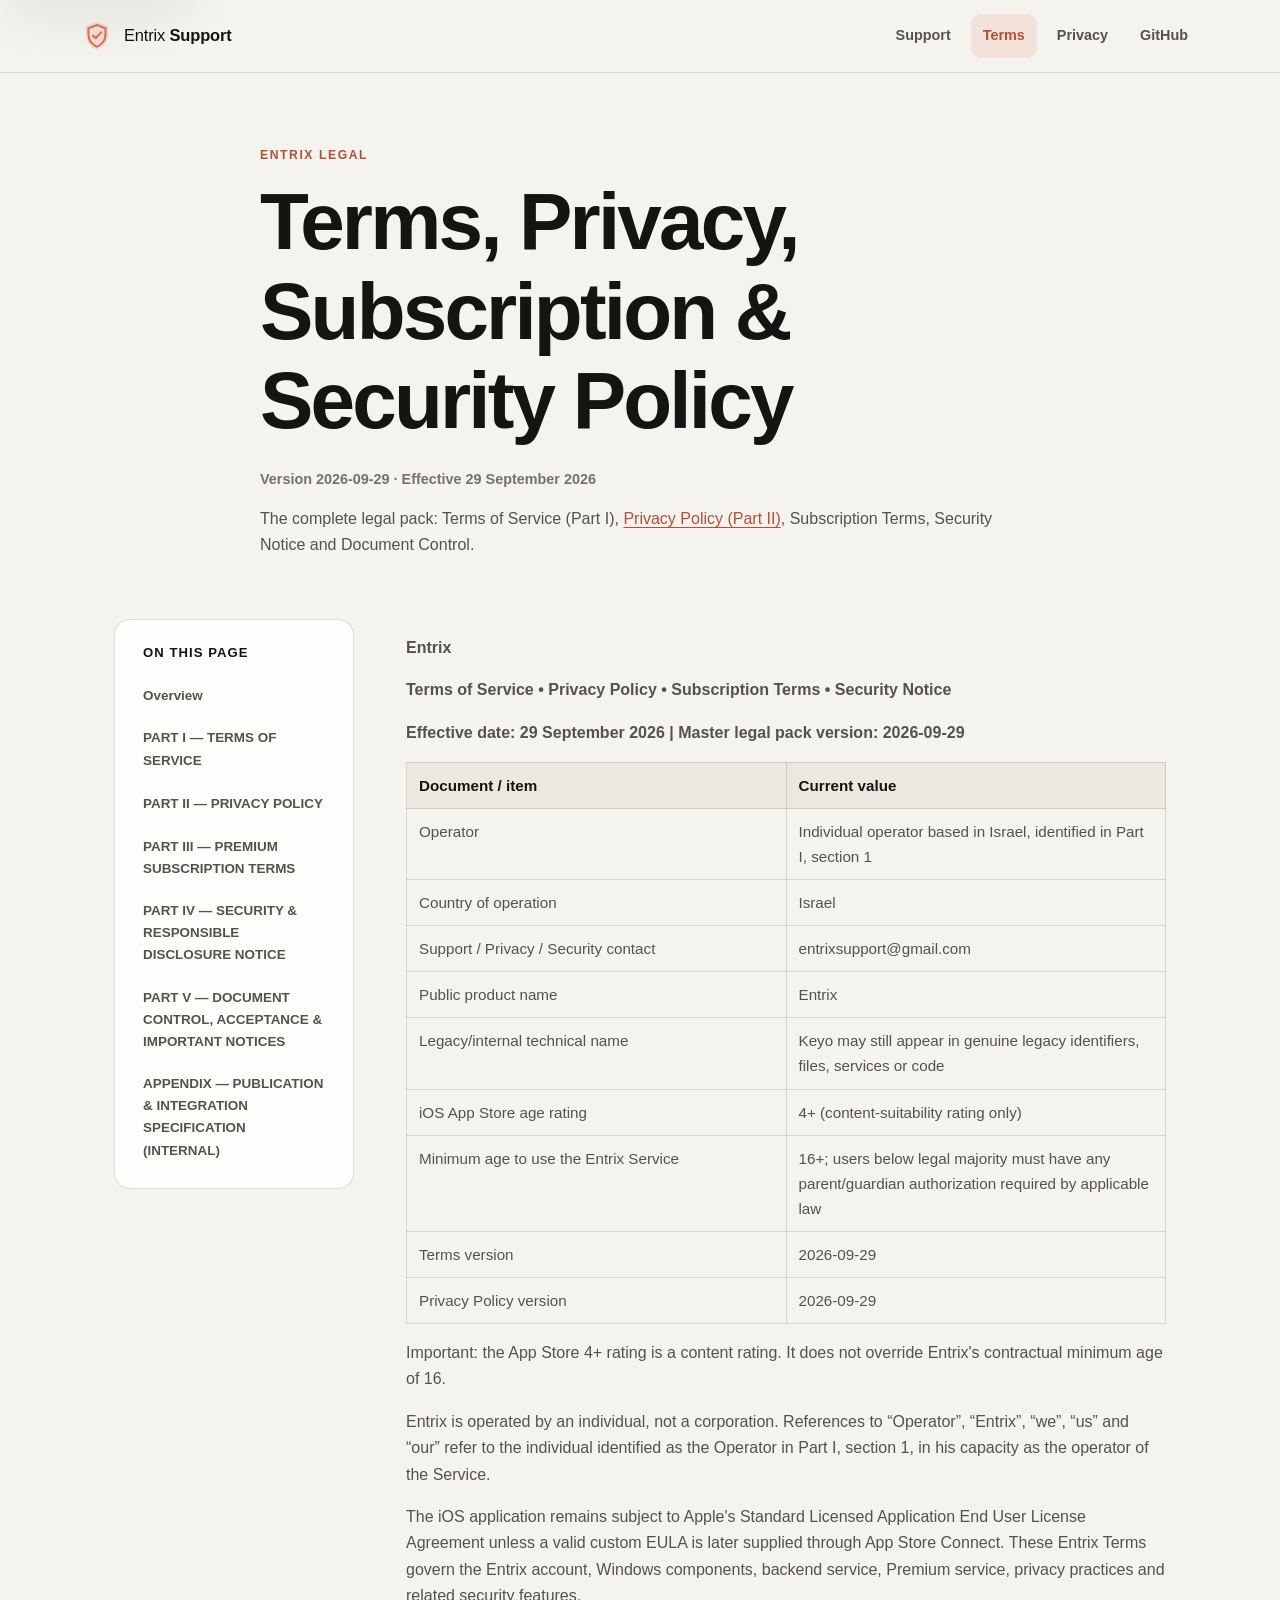
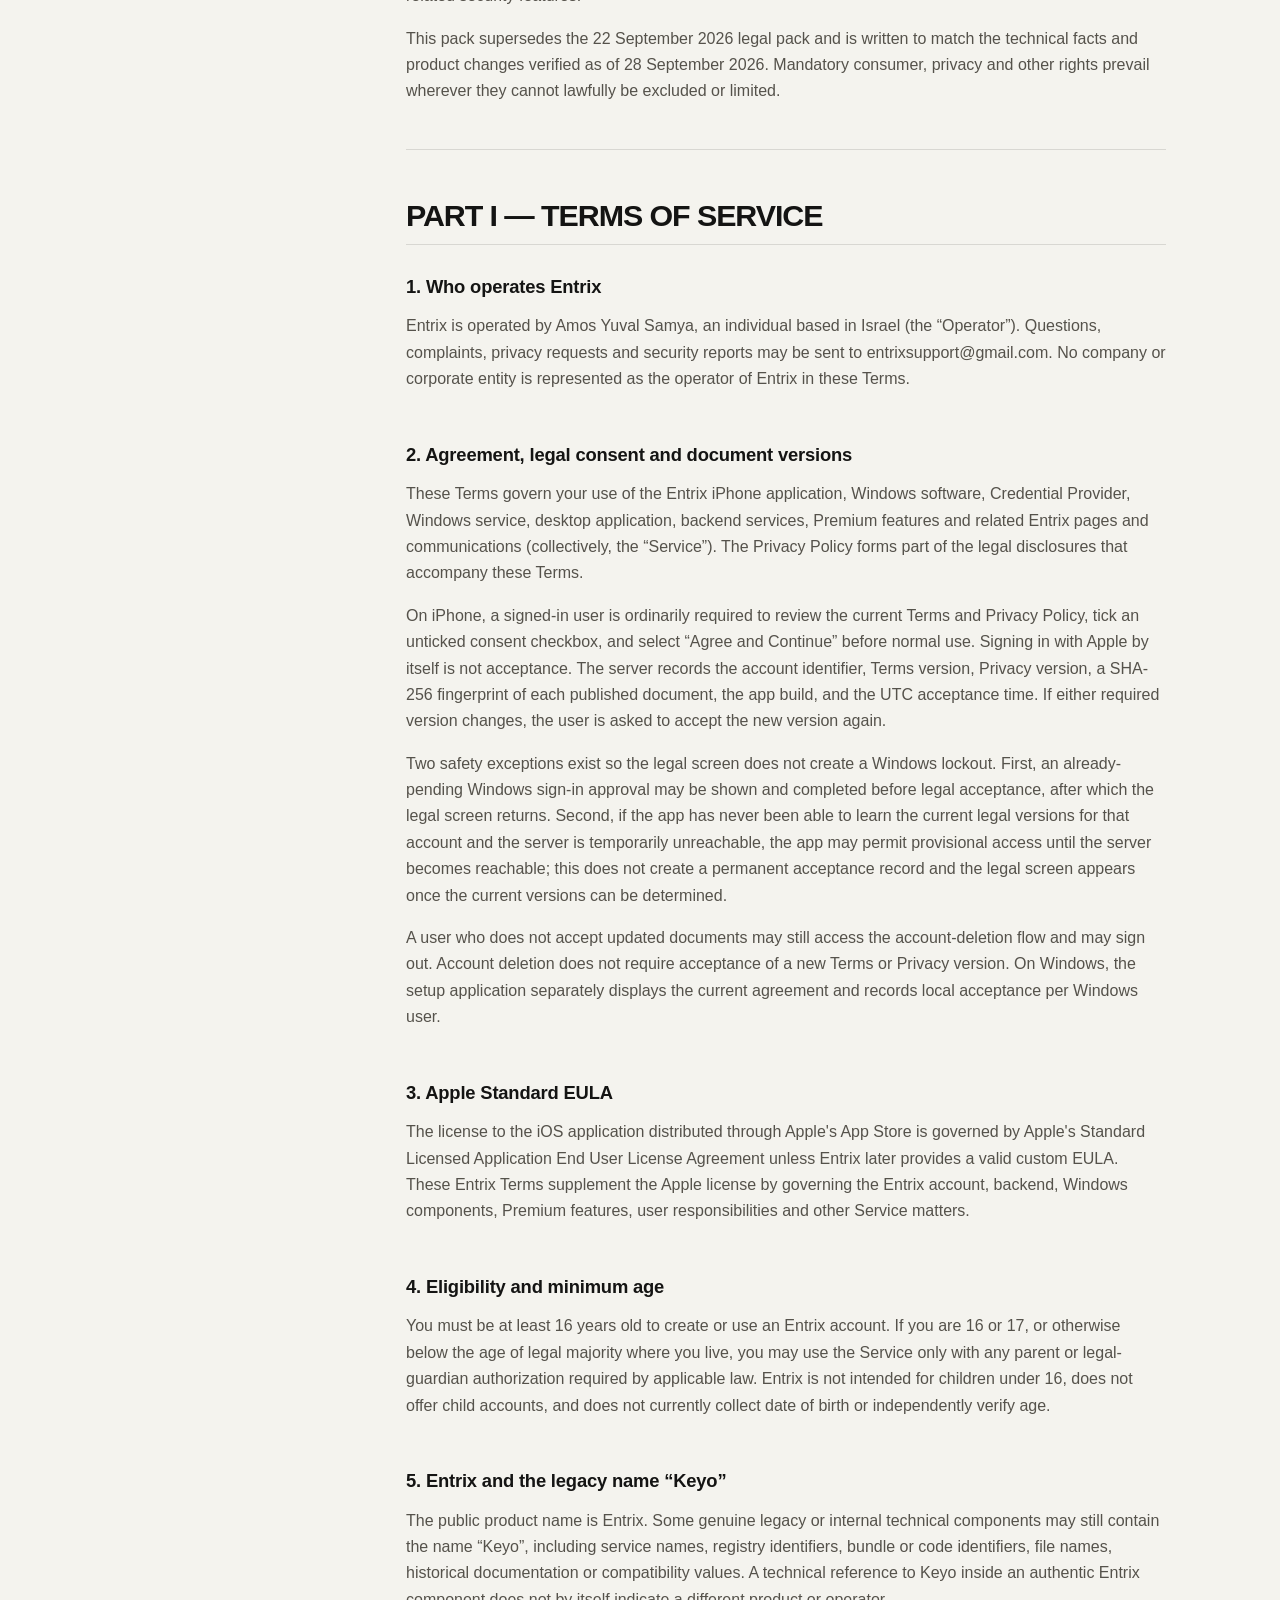
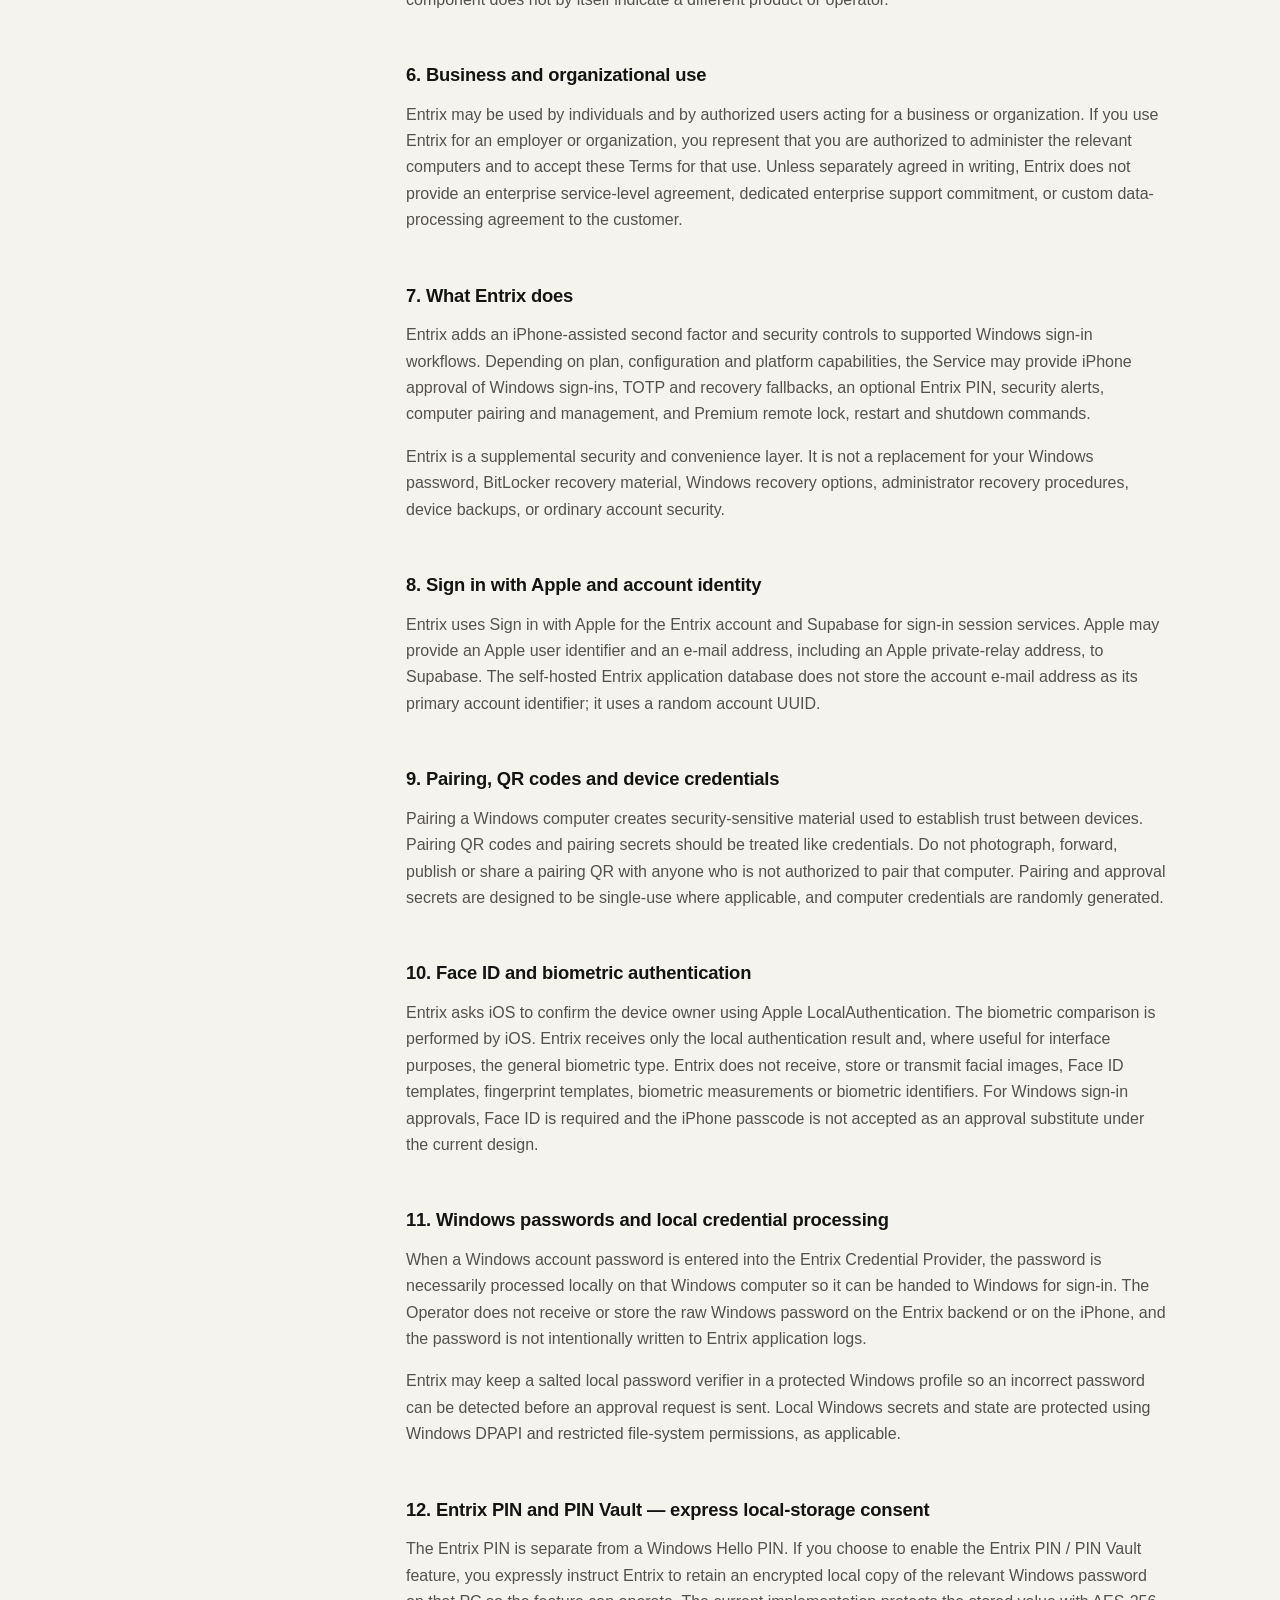
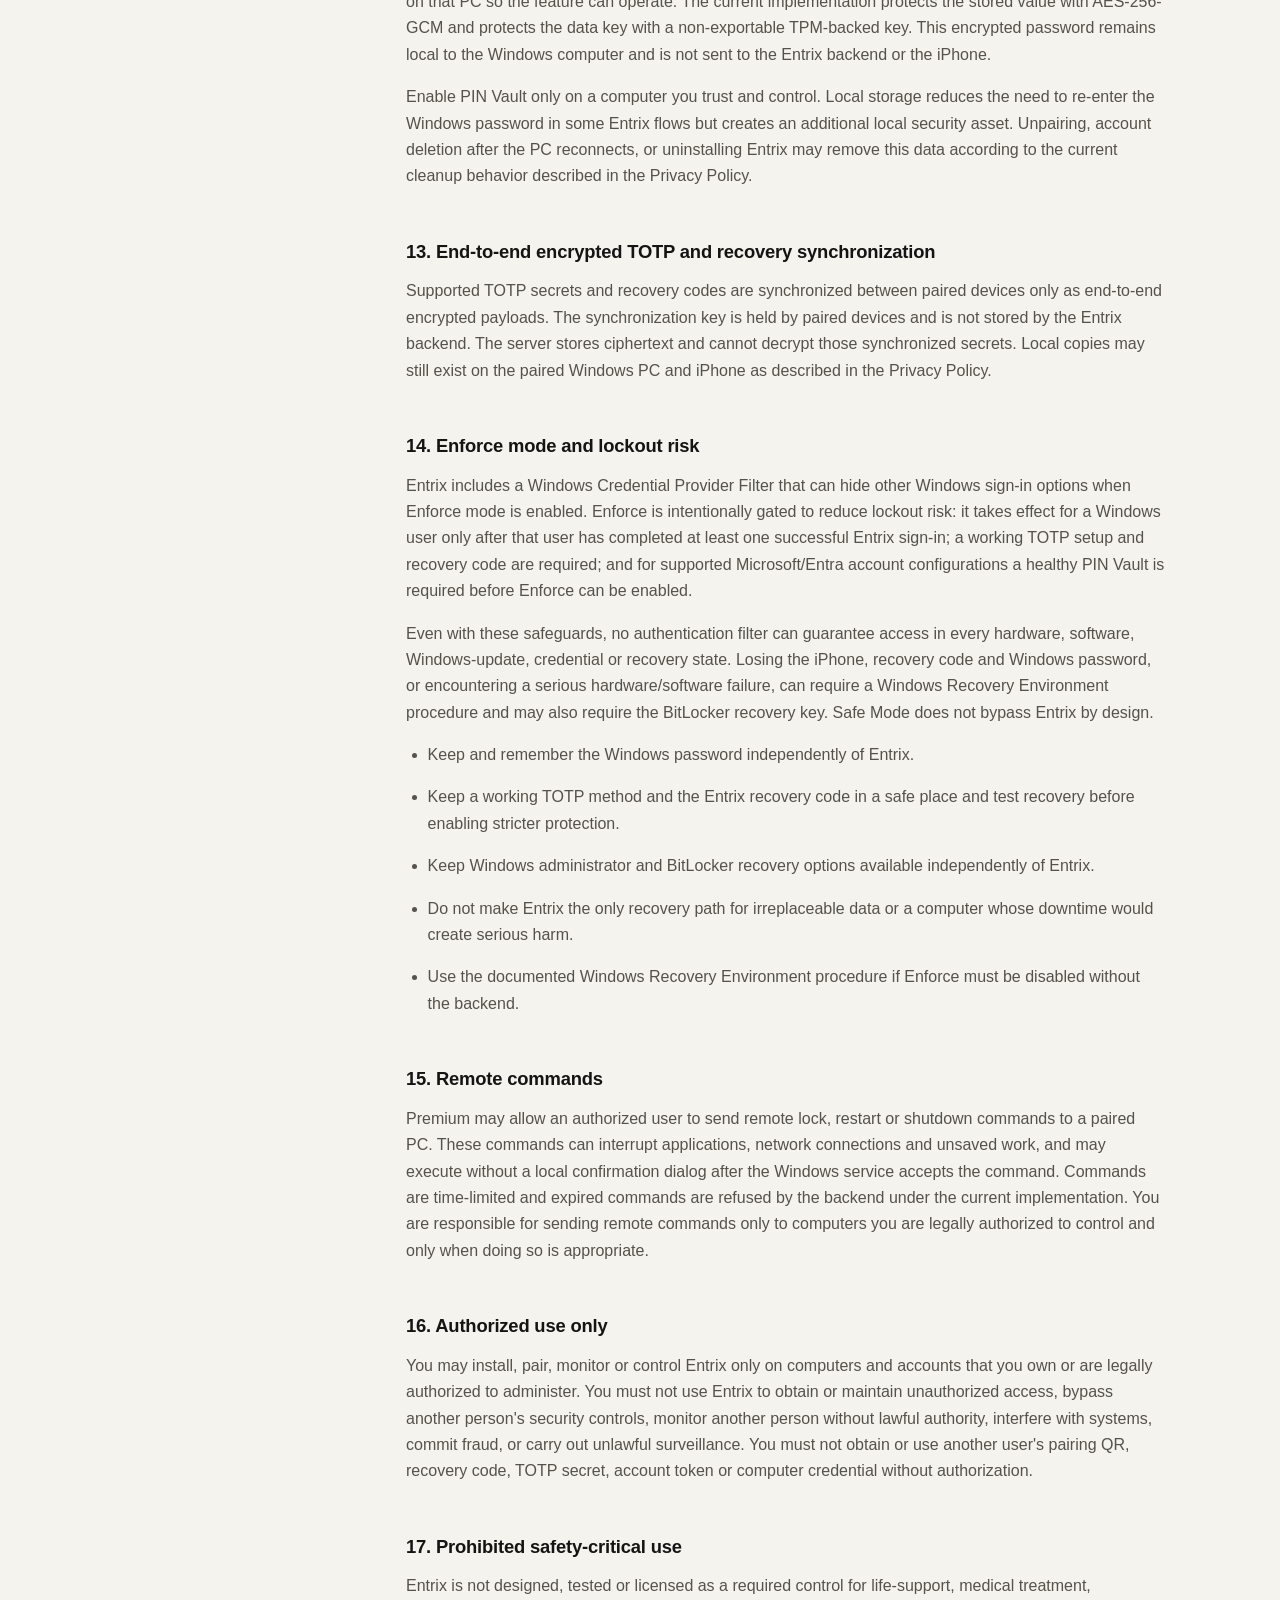
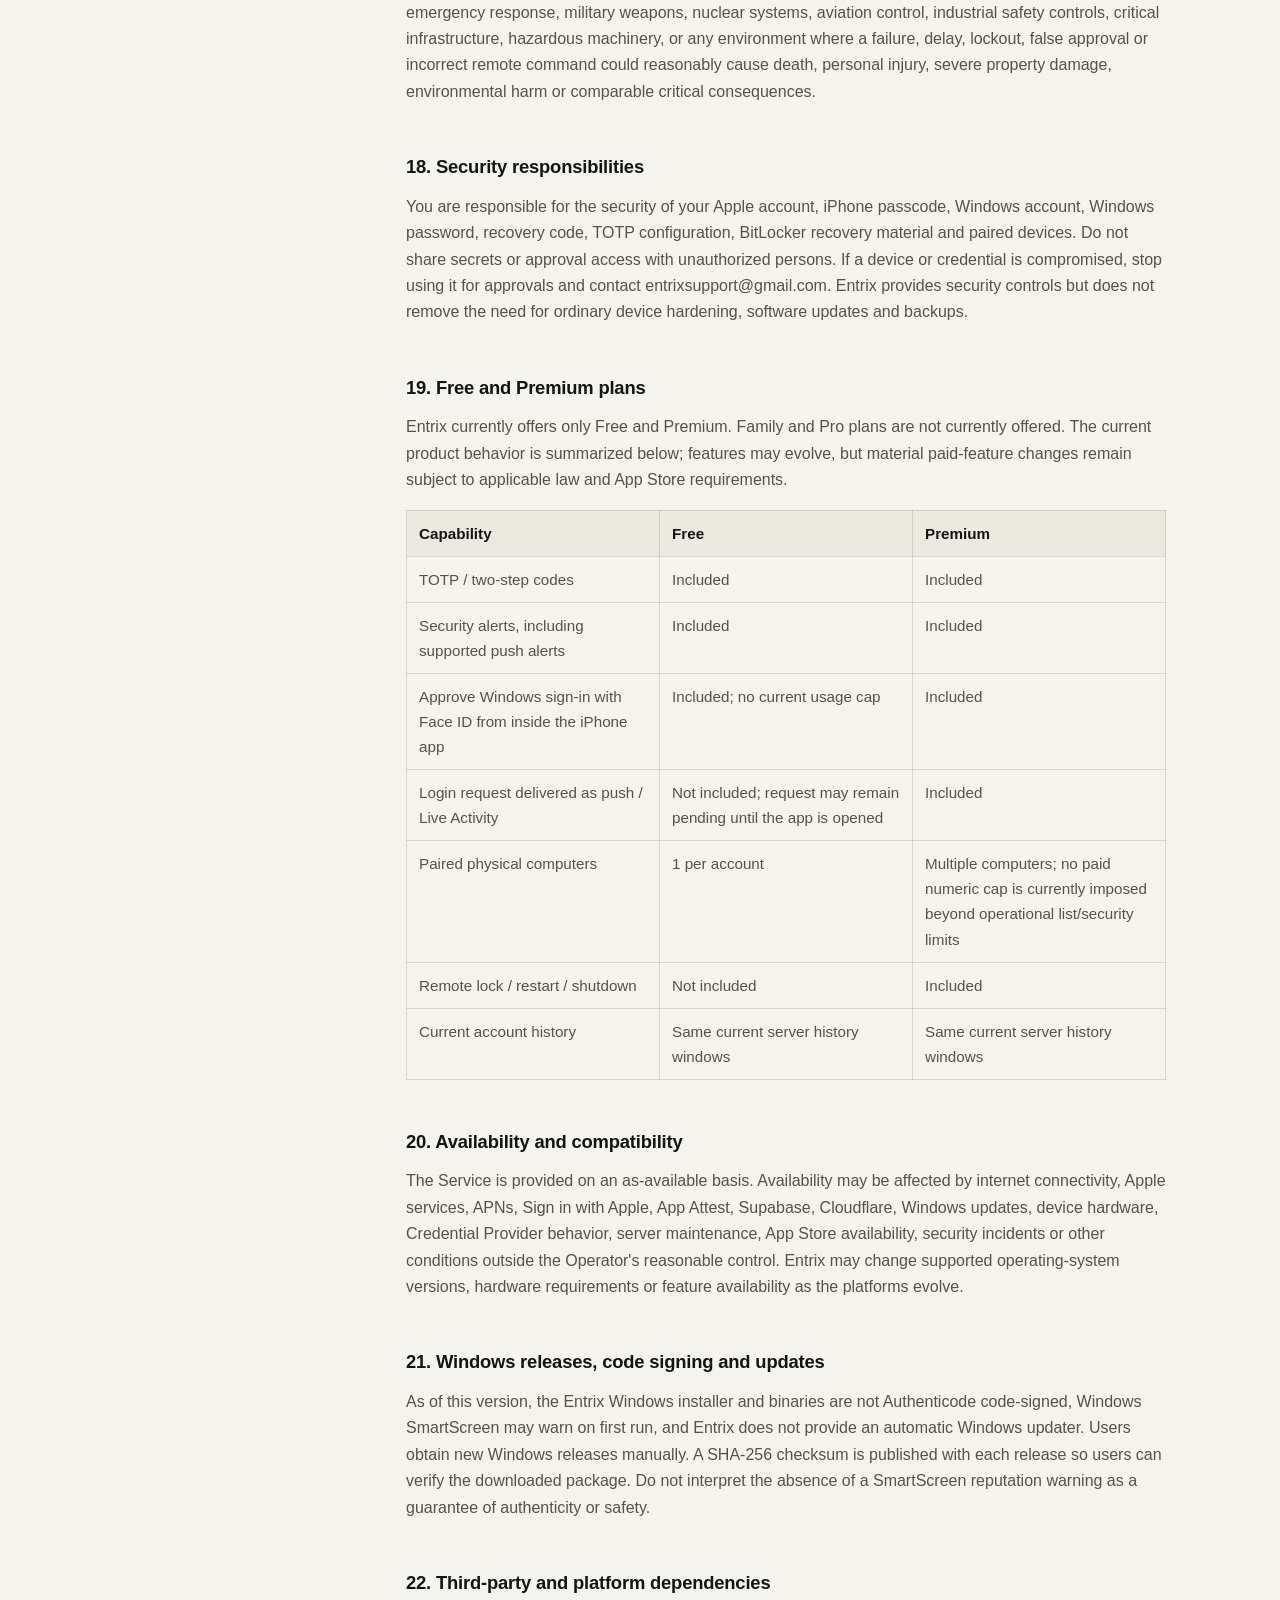
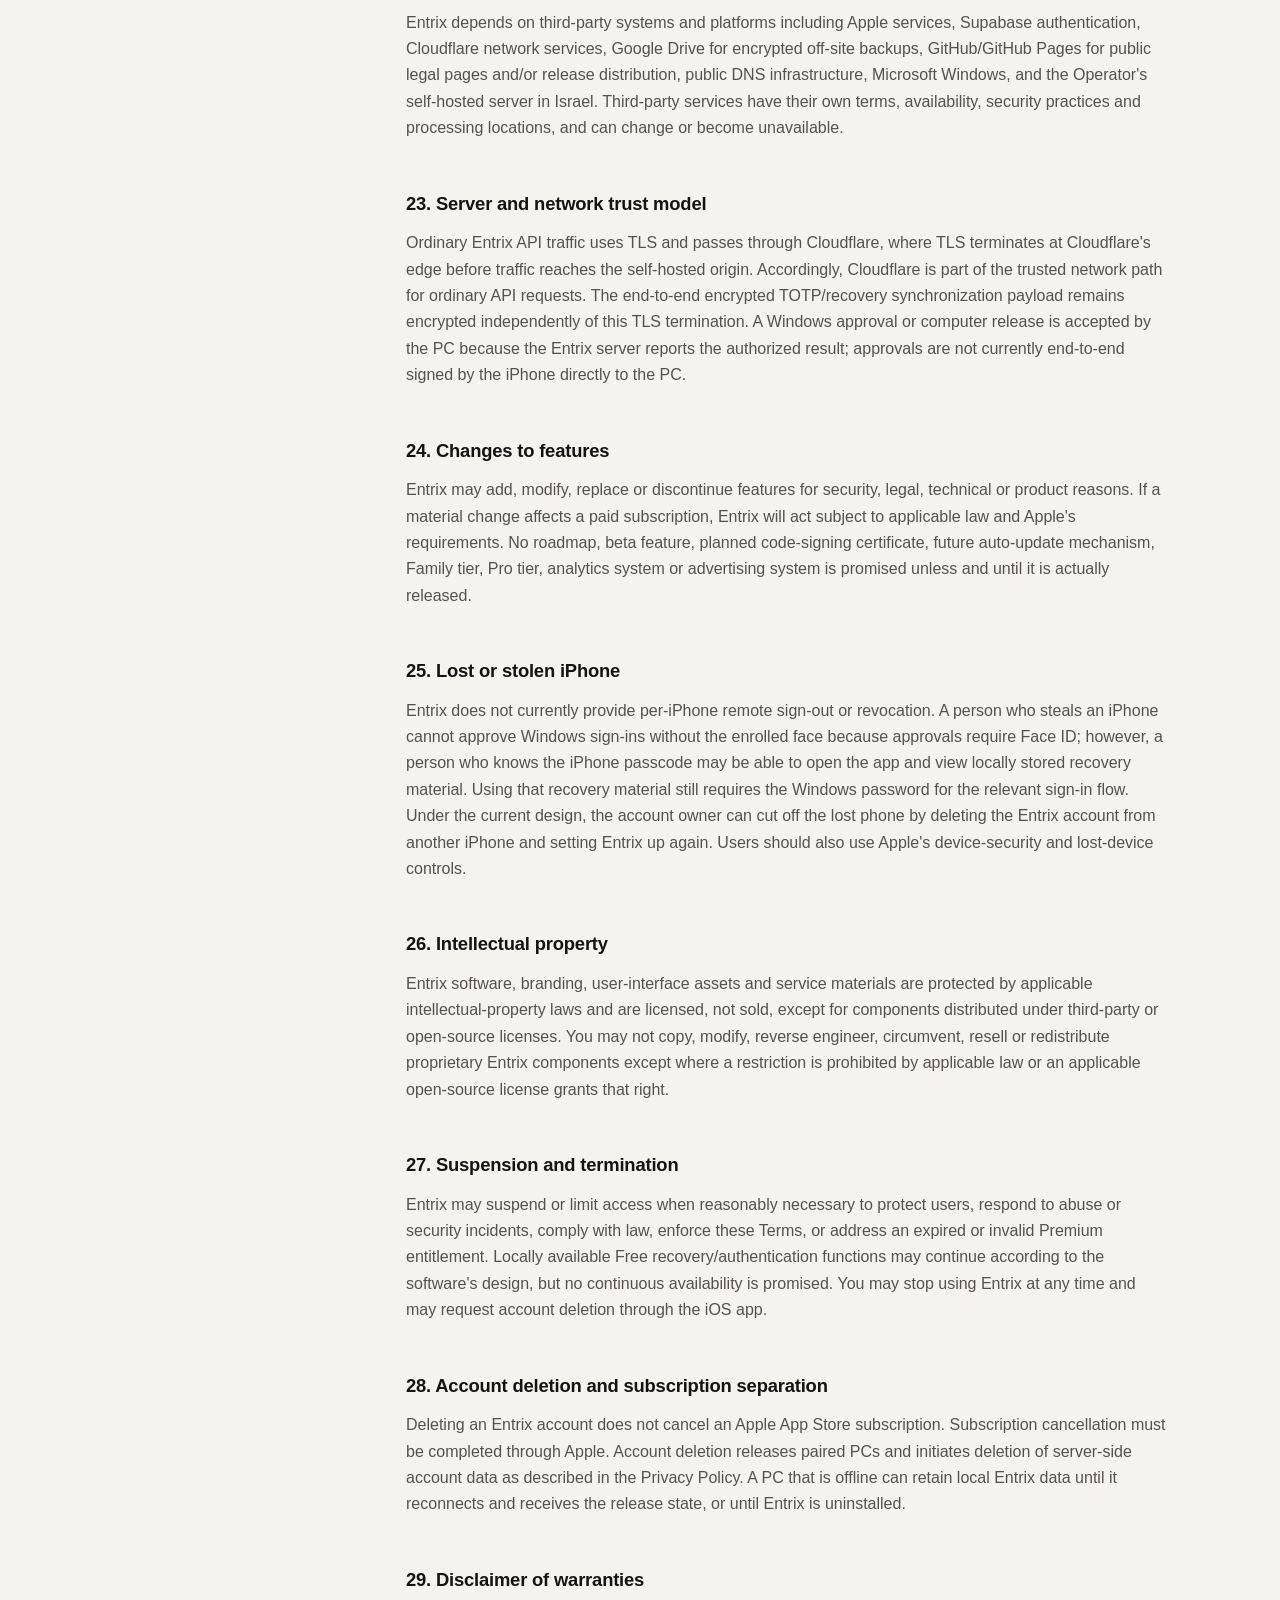
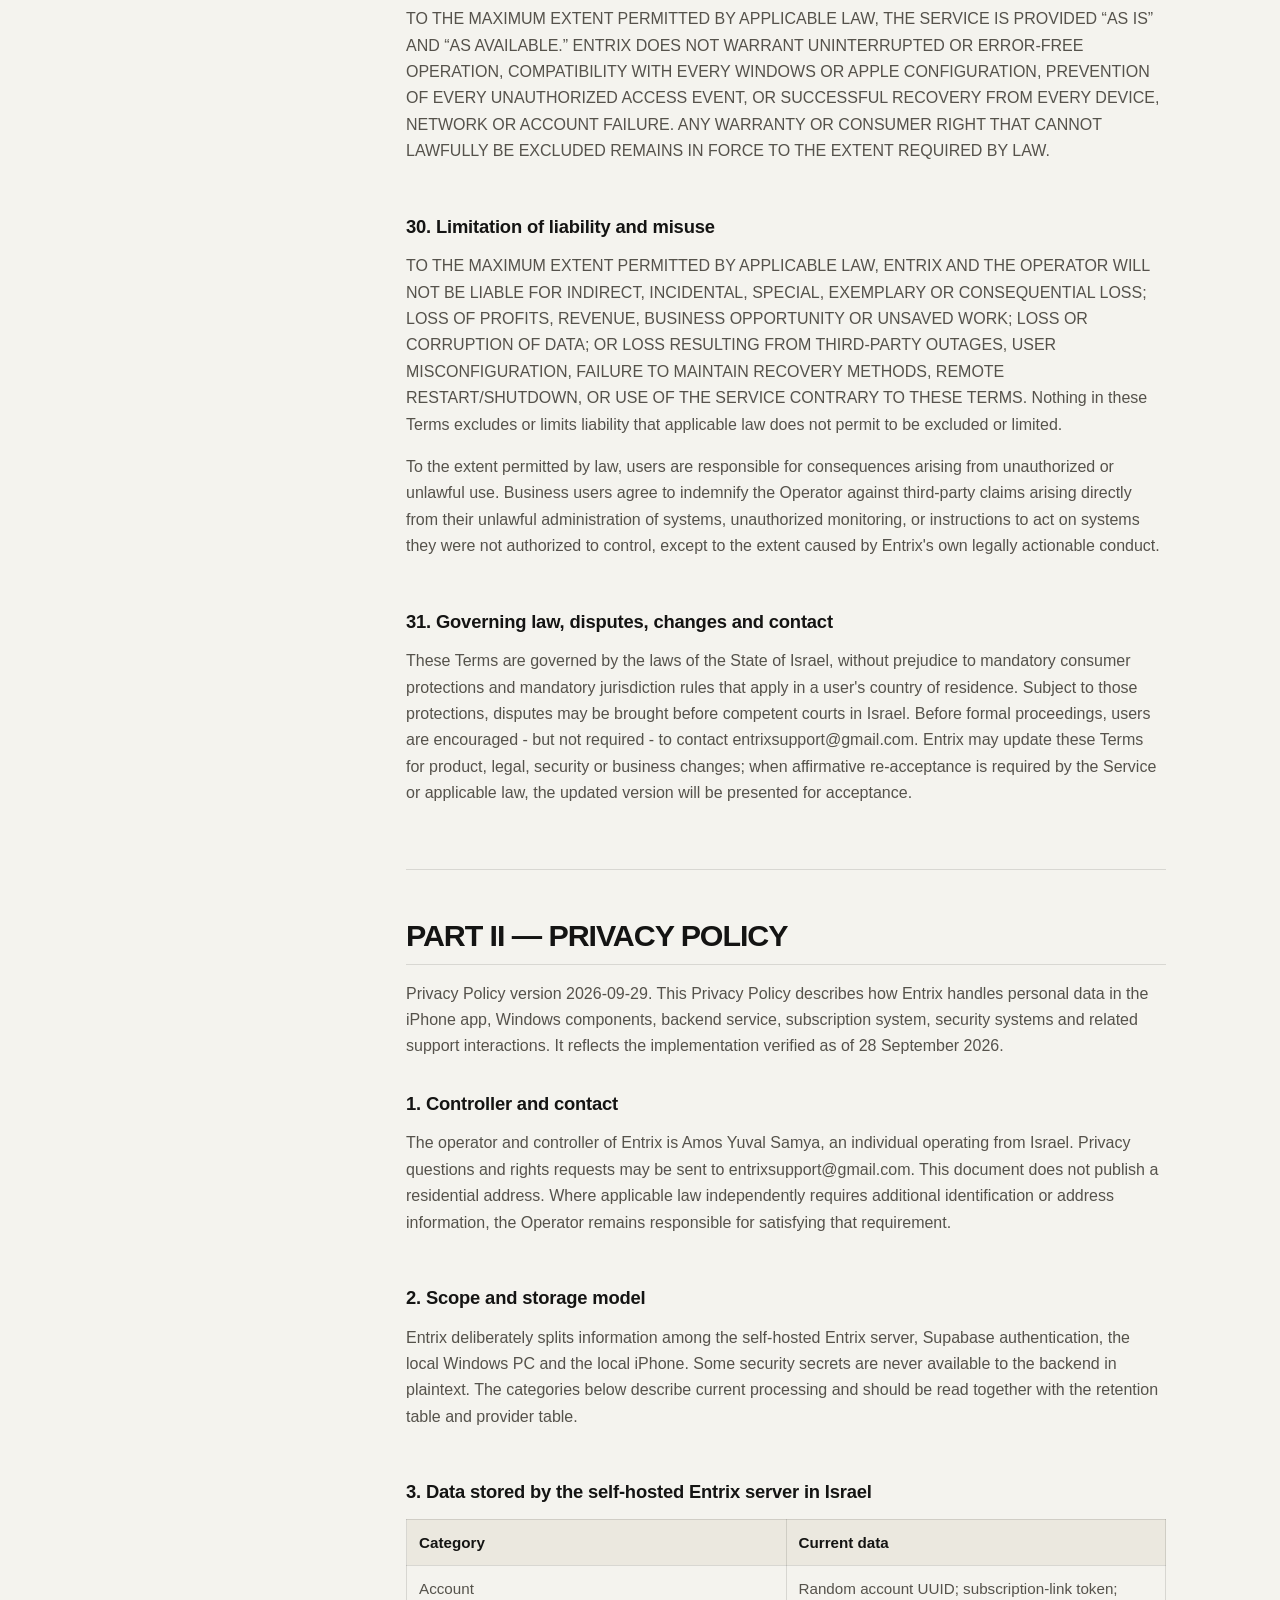
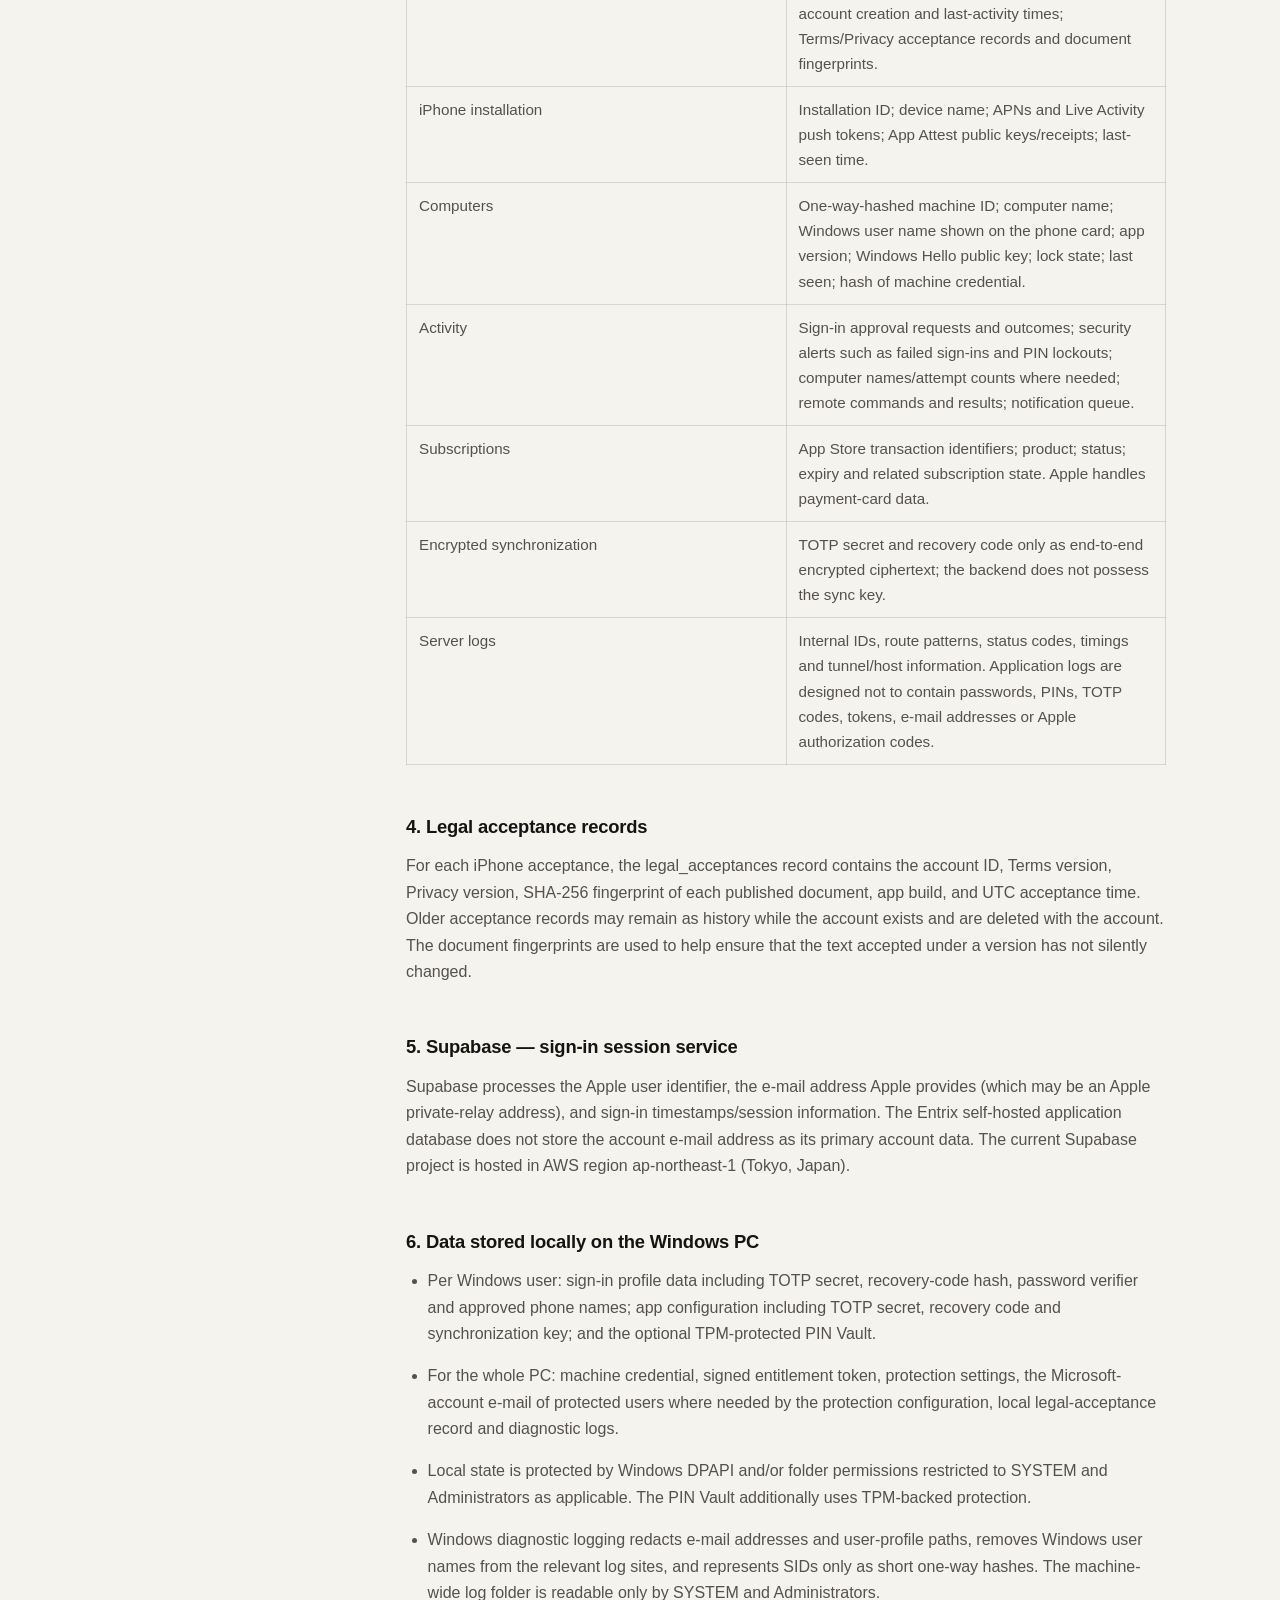
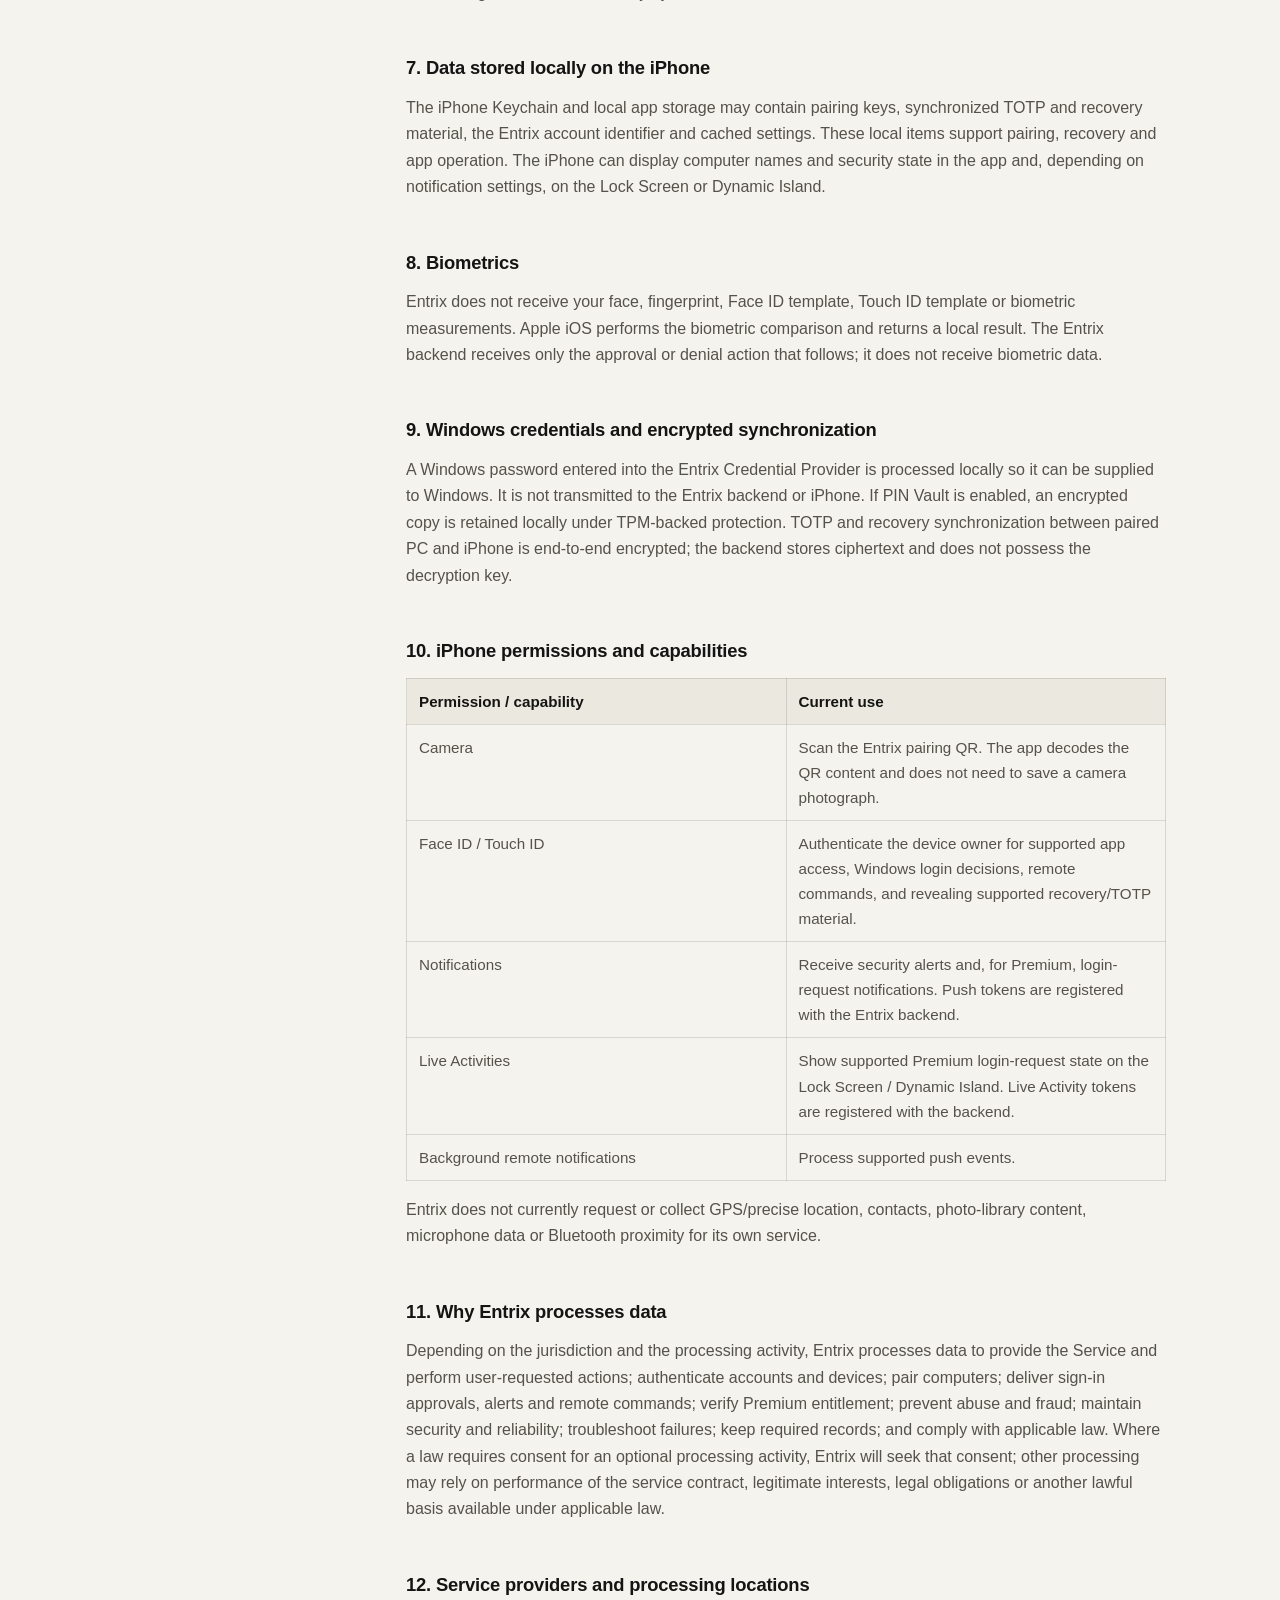
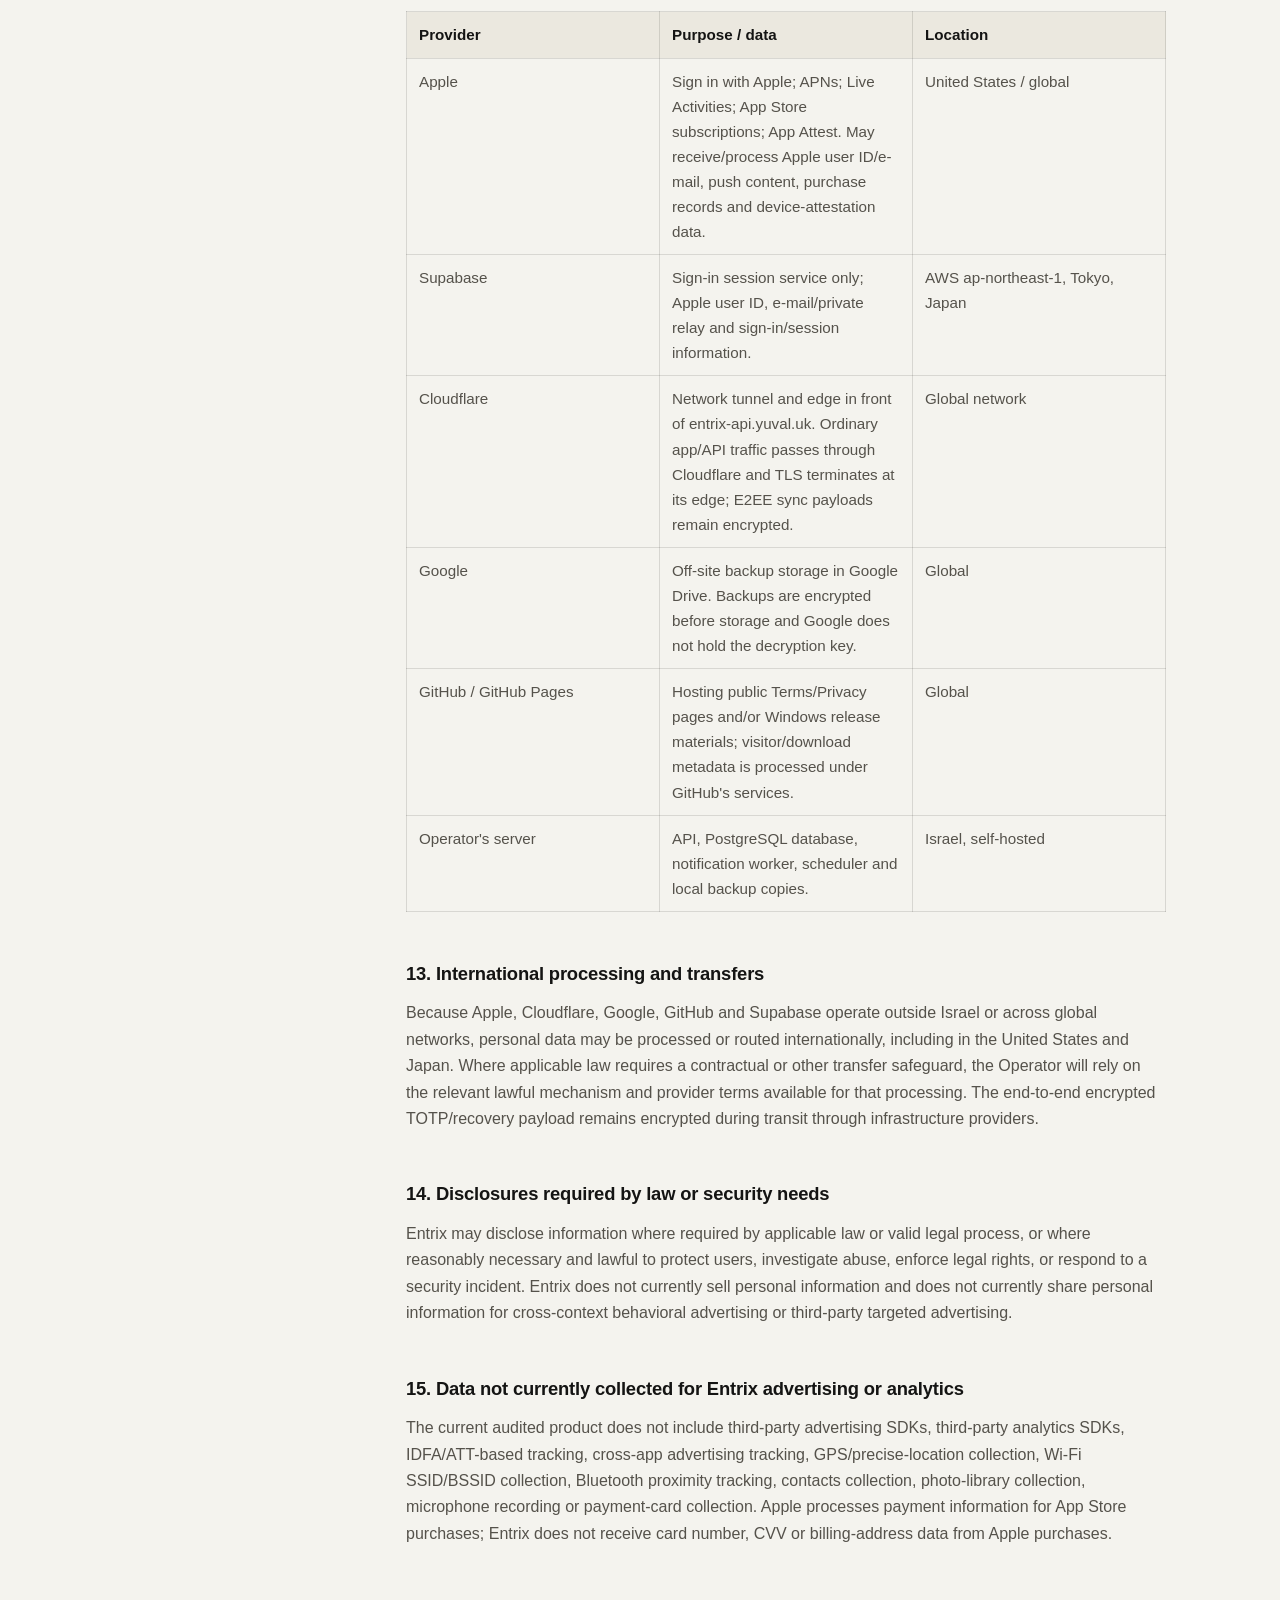
<file: terms.html>
<!doctype html>
<html lang="en">
<head>
  <meta charset="utf-8">
  <meta name="viewport" content="width=device-width, initial-scale=1">
  <title>Terms of Service — Entrix</title>
  <meta http-equiv="refresh" content="0; url=legal-2026-09-29.html">
  <link rel="canonical" href="legal-2026-09-29.html">
  <link rel="stylesheet" href="styles.css">
</head>
<body>
  <main class="container legal-hero">
    <h1>Terms of Service</h1>
    <p>The current Terms of Service is version 2026-09-29: <a href="legal-2026-09-29.html">open it here</a>.</p>
  </main>
</body>
</html>
</file>
<file: styles.css>
:root {
  color-scheme: light dark;
  --accent: #de7356;
  --accent-strong: #b54f35;
  --accent-soft: rgba(222, 115, 86, 0.13);
  --background: #f4f3ee;
  --surface: rgba(255, 255, 255, 0.82);
  --surface-solid: #ffffff;
  --surface-alt: #ebe8df;
  --text: #141413;
  --text-muted: #55524b;
  --text-soft: #777269;
  --border: rgba(46, 42, 36, 0.14);
  --shadow: 0 22px 60px rgba(38, 31, 25, 0.11);
  --focus: #9f3f28;
  --success: #247a55;
  --max-width: 1120px;
  --reading-width: 760px;
}

@media (prefers-color-scheme: dark) {
  :root {
    --accent: #ef8b6d;
    --accent-strong: #ffad93;
    --accent-soft: rgba(239, 139, 109, 0.14);
    --background: #141413;
    --surface: rgba(31, 29, 26, 0.88);
    --surface-solid: #1e1c19;
    --surface-alt: #29251f;
    --text: #f4f3ee;
    --text-muted: #c7c1b5;
    --text-soft: #aaa397;
    --border: rgba(244, 243, 238, 0.13);
    --shadow: 0 24px 64px rgba(0, 0, 0, 0.36);
    --focus: #ffb39c;
    --success: #6fd2a5;
  }
}

* {
  box-sizing: border-box;
}

html {
  scroll-behavior: smooth;
  scroll-padding-top: 96px;
}

body {
  margin: 0;
  min-width: 320px;
  min-height: 100vh;
  background:
    radial-gradient(circle at 12% -5%, var(--accent-soft), transparent 34rem),
    var(--background);
  color: var(--text);
  font-family: Inter, ui-sans-serif, -apple-system, BlinkMacSystemFont, "Segoe UI", sans-serif;
  font-size: 16px;
  line-height: 1.65;
  -webkit-font-smoothing: antialiased;
}

a {
  color: var(--accent-strong);
  text-underline-offset: 0.2em;
  text-decoration-thickness: 0.08em;
}

a:hover {
  text-decoration-thickness: 0.14em;
}

a:focus-visible,
summary:focus-visible {
  outline: 3px solid var(--focus);
  outline-offset: 4px;
  border-radius: 8px;
}

.skip-link {
  position: fixed;
  z-index: 100;
  top: 12px;
  left: 12px;
  transform: translateY(-160%);
  padding: 10px 14px;
  border-radius: 10px;
  background: var(--surface-solid);
  color: var(--text);
  box-shadow: var(--shadow);
}

.skip-link:focus {
  transform: translateY(0);
}

.container {
  width: min(calc(100% - 40px), var(--max-width));
  margin-inline: auto;
}

.site-header {
  position: sticky;
  z-index: 20;
  top: 0;
  border-bottom: 1px solid var(--border);
  background: color-mix(in srgb, var(--background) 82%, transparent);
  backdrop-filter: blur(18px) saturate(140%);
}

.header-inner {
  display: flex;
  min-height: 72px;
  align-items: center;
  justify-content: space-between;
  gap: 24px;
}

.brand {
  display: inline-flex;
  min-height: 44px;
  align-items: center;
  gap: 10px;
  color: var(--text);
  font-size: 1.03rem;
  font-weight: 500;
  text-decoration: none;
  letter-spacing: -0.01em;
}

.brand-mark {
  width: 34px;
  height: 34px;
  color: var(--accent);
}

nav {
  display: flex;
  align-items: center;
  gap: 8px;
}

nav a {
  display: inline-flex;
  min-height: 44px;
  align-items: center;
  padding: 0 12px;
  border-radius: 11px;
  color: var(--text-muted);
  font-size: 0.9rem;
  font-weight: 650;
  text-decoration: none;
}

nav a:hover,
nav a[aria-current="page"] {
  background: var(--accent-soft);
  color: var(--accent-strong);
}

.hero {
  display: grid;
  grid-template-columns: minmax(0, 1.35fr) minmax(290px, 0.65fr);
  gap: clamp(32px, 7vw, 88px);
  align-items: center;
  padding-block: clamp(72px, 11vw, 144px);
}

.eyebrow {
  margin: 0 0 12px;
  color: var(--accent-strong);
  font-size: 0.76rem;
  font-weight: 800;
  letter-spacing: 0.13em;
  text-transform: uppercase;
}

.status-dot {
  display: inline-block;
  width: 8px;
  height: 8px;
  margin-right: 8px;
  border-radius: 50%;
  background: var(--success);
  box-shadow: 0 0 0 5px color-mix(in srgb, var(--success) 15%, transparent);
}

h1,
h2,
h3 {
  margin-top: 0;
  line-height: 1.12;
  letter-spacing: -0.035em;
}

h1 {
  margin-bottom: 24px;
  font-size: clamp(3rem, 7vw, 5.8rem);
  font-weight: 780;
}

h1 span {
  color: var(--accent-strong);
}

h2 {
  margin-bottom: 14px;
  font-size: clamp(2rem, 4vw, 3.15rem);
}

h3 {
  margin-bottom: 10px;
  font-size: 1.18rem;
  letter-spacing: -0.02em;
}

.hero-lead,
.section-heading > p:last-child,
.legal-summary {
  max-width: 66ch;
  color: var(--text-muted);
  font-size: clamp(1.05rem, 2vw, 1.2rem);
}

.button-row {
  display: flex;
  flex-wrap: wrap;
  gap: 12px;
  margin-top: 32px;
}

.button {
  display: inline-flex;
  min-height: 48px;
  align-items: center;
  justify-content: center;
  padding: 11px 18px;
  border: 1px solid transparent;
  border-radius: 14px;
  font-weight: 750;
  text-align: center;
  text-decoration: none;
  transition: transform 180ms ease, background-color 180ms ease, border-color 180ms ease;
}

.button:hover {
  transform: translateY(-2px);
}

.button-primary {
  background: var(--accent);
  color: #1c100c;
  box-shadow: 0 12px 30px color-mix(in srgb, var(--accent) 26%, transparent);
}

.button-secondary {
  border-color: var(--border);
  background: var(--surface);
  color: var(--text);
}

.support-panel,
.topic-card,
.faq-list details,
.table-of-contents {
  border: 1px solid var(--border);
  background: var(--surface);
  box-shadow: var(--shadow);
}

.support-panel {
  padding: 28px;
  border-radius: 28px;
}

.support-panel h2 {
  font-size: 1.75rem;
}

.support-panel > p:not(.eyebrow) {
  color: var(--text-muted);
}

.panel-icon,
.topic-icon {
  display: grid;
  width: 52px;
  height: 52px;
  margin-bottom: 24px;
  place-items: center;
  border-radius: 16px;
  background: var(--accent-soft);
  color: var(--accent-strong);
}

.panel-icon svg,
.topic-icon svg {
  width: 25px;
  height: 25px;
  fill: none;
  stroke: currentColor;
  stroke-width: 1.8;
  stroke-linecap: round;
  stroke-linejoin: round;
}

.text-link,
.topic-card a {
  display: inline-flex;
  min-height: 44px;
  align-items: center;
  font-weight: 750;
}

.privacy-note {
  margin: 18px 0 0;
  padding-top: 16px;
  border-top: 1px solid var(--border);
  font-size: 0.84rem;
}

.section {
  padding-block: 72px;
}

.section-heading {
  max-width: 720px;
  margin-bottom: 34px;
}

.topic-grid {
  display: grid;
  grid-template-columns: repeat(2, minmax(0, 1fr));
  gap: 18px;
}

.topic-card {
  padding: 26px;
  border-radius: 22px;
}

.topic-card p {
  color: var(--text-muted);
}

.section-narrow {
  width: min(calc(100% - 40px), var(--reading-width));
  margin-inline: auto;
}

.faq-list {
  display: grid;
  gap: 12px;
}

.faq-list details {
  overflow: clip;
  border-radius: 16px;
  box-shadow: none;
}

.faq-list summary {
  min-height: 56px;
  padding: 16px 50px 16px 18px;
  cursor: pointer;
  font-weight: 750;
}

.faq-list .answer {
  padding: 0 20px 20px;
  color: var(--text-muted);
}

.faq-list .answer > :last-child {
  margin-bottom: 0;
}

.faq-list li + li,
.policy-body li + li {
  margin-top: 8px;
}

.contact-band {
  margin-top: 72px;
  border-block: 1px solid var(--border);
  background: var(--surface-alt);
}

.contact-inner {
  display: flex;
  align-items: center;
  justify-content: space-between;
  gap: 32px;
  padding-block: 52px;
}

.contact-inner h2 {
  margin-bottom: 8px;
  font-size: clamp(1.8rem, 3vw, 2.6rem);
}

.contact-inner p:last-child {
  margin-bottom: 0;
  color: var(--text-muted);
}

.site-footer {
  color: var(--text-soft);
  font-size: 0.88rem;
}

.footer-inner {
  display: flex;
  min-height: 104px;
  align-items: center;
  justify-content: space-between;
  gap: 24px;
}

.footer-inner div {
  display: flex;
  flex-wrap: wrap;
  gap: 18px;
}

.footer-inner a {
  color: var(--text-muted);
}

.legal-page {
  padding-bottom: 80px;
}

.legal-hero {
  max-width: var(--reading-width);
  padding-block: 72px 44px;
}

.legal-hero h1 {
  margin-bottom: 18px;
  font-size: clamp(2.8rem, 7vw, 5rem);
}

.updated {
  margin-top: 22px;
  color: var(--text-soft);
  font-size: 0.9rem;
  font-weight: 650;
}

.legal-content {
  display: grid;
  grid-template-columns: 240px minmax(0, var(--reading-width));
  gap: 52px;
  align-items: start;
  justify-content: center;
}

.table-of-contents {
  position: sticky;
  top: 96px;
  display: grid;
  gap: 4px;
  padding: 18px;
  border-radius: 16px;
  box-shadow: none;
}

.table-of-contents strong {
  padding: 4px 10px 8px;
  font-size: 0.82rem;
  letter-spacing: 0.08em;
  text-transform: uppercase;
}

.table-of-contents a {
  min-height: 40px;
  justify-content: flex-start;
  padding: 8px 10px;
  font-size: 0.84rem;
}

.policy-body {
  min-width: 0;
}

.policy-body section {
  padding-block: 28px;
  border-bottom: 1px solid var(--border);
  scroll-margin-top: 96px;
}

.policy-body section:first-child {
  padding-top: 0;
}

.policy-body h2 {
  font-size: clamp(1.55rem, 3vw, 2rem);
}

.policy-body h3 {
  margin-top: 26px;
  margin-bottom: 6px;
  font-size: 1.04rem;
  letter-spacing: -0.01em;
}

.policy-body p,
.policy-body li {
  color: var(--text-muted);
}

.policy-body ul {
  padding-left: 1.35rem;
}

.policy-body ol {
  padding-left: 1.6rem;
}

.policy-body li + li {
  margin-top: 8px;
}

.legal-companion {
  margin-top: 8px;
  color: var(--text-muted);
}

.legal-doc .legal-part {
  padding-block: 12px 28px;
}

.legal-doc h2.part-title {
  margin-top: 36px;
  padding-bottom: 12px;
  border-bottom: 1px solid var(--border);
  font-size: clamp(1.45rem, 3vw, 1.9rem);
}

.legal-doc .legal-section {
  padding-block: 18px;
  border-bottom: none;
  scroll-margin-top: 96px;
}

.legal-doc h3 {
  margin-top: 0;
  font-size: 1.15rem;
}

.table-scroll {
  margin-block: 16px;
  overflow-x: auto;
}

.legal-doc table {
  width: 100%;
  border-collapse: collapse;
  font-size: 0.95rem;
}

.legal-doc th,
.legal-doc td {
  padding: 10px 12px;
  border: 1px solid var(--border);
  color: var(--text-muted);
  text-align: left;
  vertical-align: top;
}

.legal-doc th {
  background: var(--surface-alt);
  color: var(--text);
}

.table-of-contents {
  max-height: calc(100vh - 120px);
  overflow-y: auto;
}

@media (max-width: 820px) {
  .hero {
    grid-template-columns: 1fr;
    padding-block: 72px;
  }

  .support-panel {
    max-width: 560px;
  }

  .legal-content {
    grid-template-columns: 1fr;
    gap: 24px;
  }

  .table-of-contents {
    position: static;
  }
}

@media (max-width: 620px) {
  .container,
  .section-narrow {
    width: min(calc(100% - 28px), var(--max-width));
  }

  .header-inner {
    min-height: 64px;
  }

  .header-inner nav a:not([aria-current="page"]):not(:last-child) {
    display: none;
  }

  .header-inner nav a {
    padding-inline: 10px;
  }

  .topic-grid {
    grid-template-columns: 1fr;
  }

  .button-row,
  .button-row .button,
  .contact-inner,
  .contact-inner .button {
    width: 100%;
  }

  .contact-inner,
  .footer-inner {
    align-items: flex-start;
    flex-direction: column;
    justify-content: center;
  }

  .footer-inner {
    padding-block: 28px;
  }
}

@media (prefers-reduced-motion: reduce) {
  html {
    scroll-behavior: auto;
  }

  *,
  *::before,
  *::after {
    scroll-behavior: auto !important;
    transition-duration: 0.01ms !important;
    animation-duration: 0.01ms !important;
    animation-iteration-count: 1 !important;
  }
}

@media print {
  .site-header,
  .site-footer,
  .table-of-contents,
  .skip-link {
    display: none;
  }

  body {
    background: #fff;
    color: #111;
  }

  .legal-content {
    display: block;
    width: 100%;
  }

  .policy-body p,
  .policy-body li {
    color: #222;
  }
}
</file>
